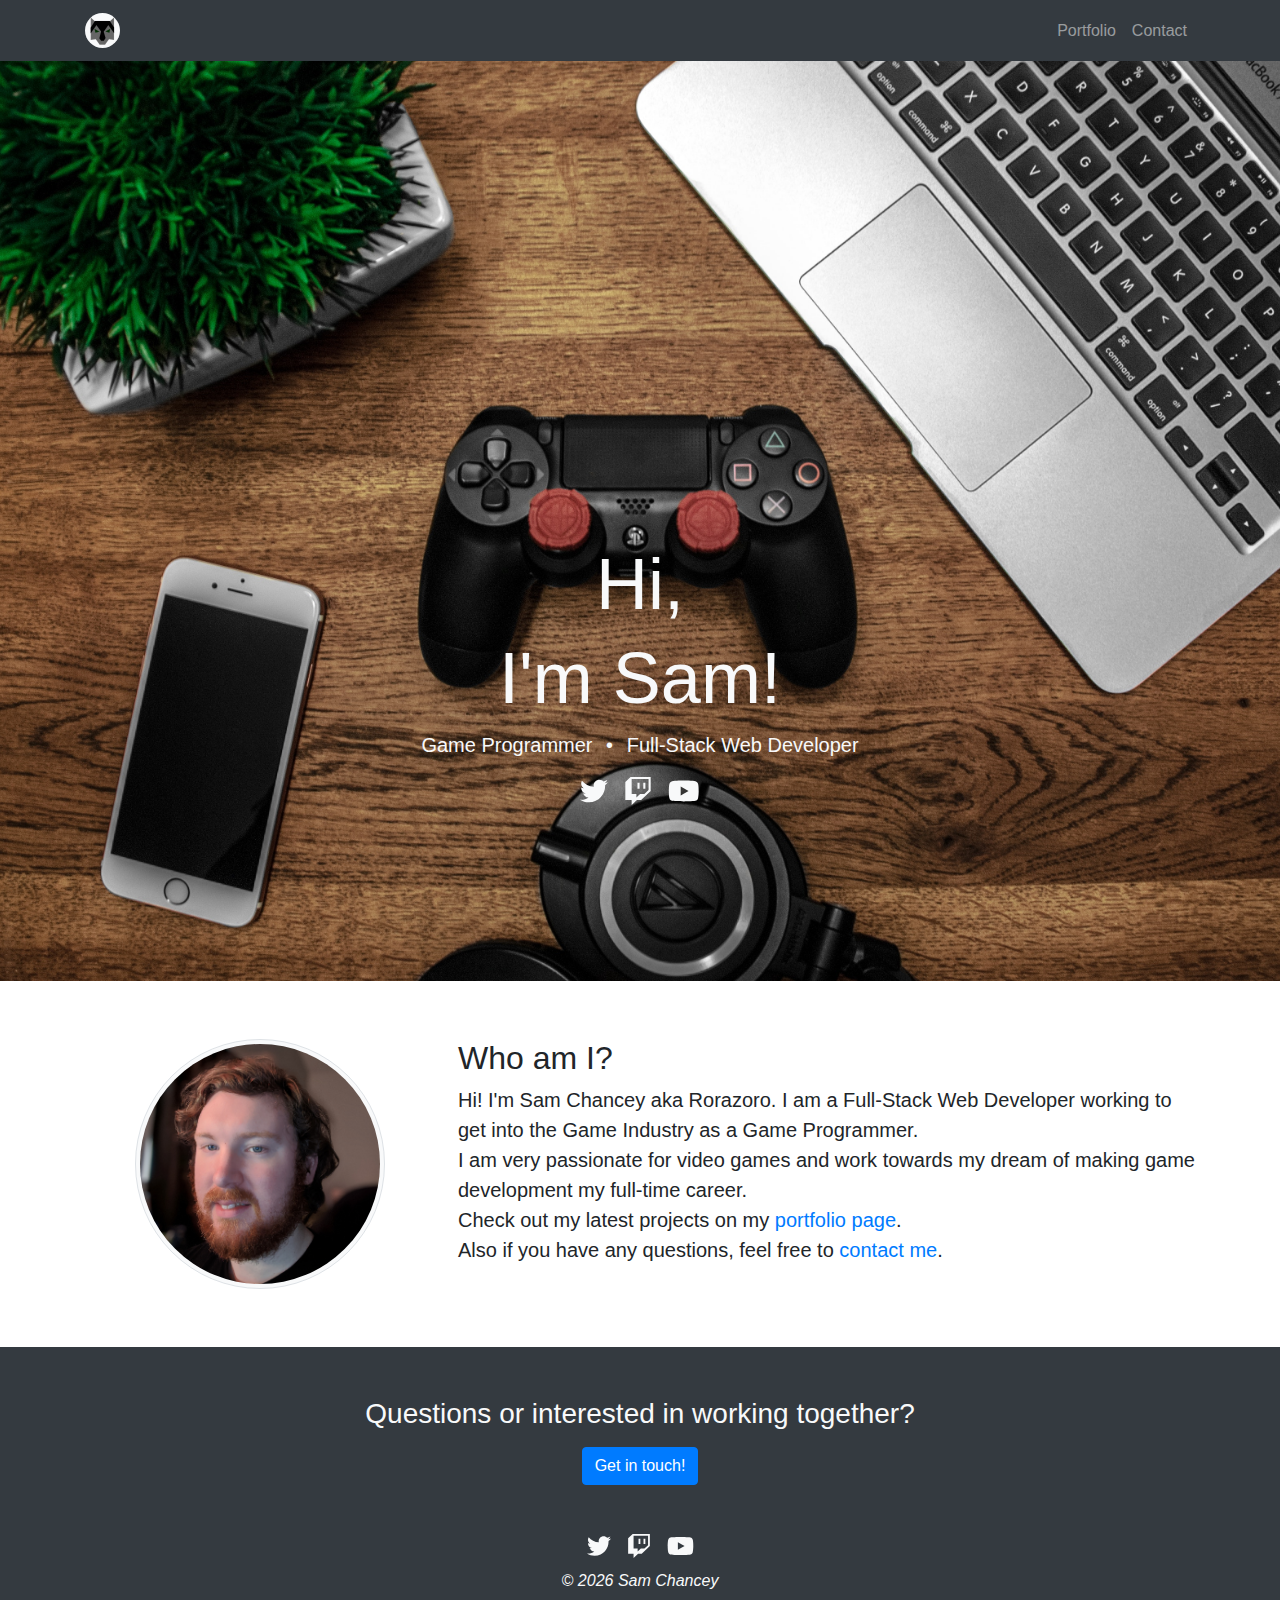
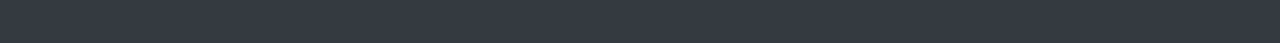
<file: index.html>
<!DOCTYPE html><html><head><meta charSet="utf-8"/><meta http-equiv="x-ua-compatible" content="ie=edge"/><meta name="viewport" content="width=device-width, initial-scale=1, shrink-to-fit=no"/><style data-href="/styles.f407be1328d0058d1082.css">/*!
 * Bootstrap v4.5.3 (https://getbootstrap.com/)
 * Copyright 2011-2020 The Bootstrap Authors
 * Copyright 2011-2020 Twitter, Inc.
 * Licensed under MIT (https://github.com/twbs/bootstrap/blob/main/LICENSE)
 */html{-webkit-tap-highlight-color:transparent}.row-cols-3>*{flex:0 0 33.333333%;max-width:33.333333%}.row-cols-6>*{flex:0 0 16.666667%;max-width:16.666667%}.col-1{flex:0 0 8.333333%;max-width:8.333333%}.col-2{flex:0 0 16.666667%;max-width:16.666667%}.col-4{flex:0 0 33.333333%;max-width:33.333333%}.col-5{flex:0 0 41.666667%;max-width:41.666667%}.col-7{flex:0 0 58.333333%;max-width:58.333333%}.col-8{flex:0 0 66.666667%;max-width:66.666667%}.col-10{flex:0 0 83.333333%;max-width:83.333333%}.col-11{flex:0 0 91.666667%;max-width:91.666667%}.offset-1{margin-left:8.333333%}.offset-2{margin-left:16.666667%}.offset-4{margin-left:33.333333%}.offset-5{margin-left:41.666667%}.offset-7{margin-left:58.333333%}.offset-8{margin-left:66.666667%}.offset-10{margin-left:83.333333%}.offset-11{margin-left:91.666667%}@media (min-width:576px){.col-sm{flex-basis:0;flex-grow:1;max-width:100%}.row-cols-sm-1>*{flex:0 0 100%;max-width:100%}.row-cols-sm-2>*{flex:0 0 50%;max-width:50%}.row-cols-sm-3>*{flex:0 0 33.333333%;max-width:33.333333%}.row-cols-sm-4>*{flex:0 0 25%;max-width:25%}.row-cols-sm-5>*{flex:0 0 20%;max-width:20%}.row-cols-sm-6>*{flex:0 0 16.666667%;max-width:16.666667%}.col-sm-auto{flex:0 0 auto;width:auto;max-width:100%}.col-sm-1{flex:0 0 8.333333%;max-width:8.333333%}.col-sm-2{flex:0 0 16.666667%;max-width:16.666667%}.col-sm-3{flex:0 0 25%;max-width:25%}.col-sm-4{flex:0 0 33.333333%;max-width:33.333333%}.col-sm-5{flex:0 0 41.666667%;max-width:41.666667%}.col-sm-6{flex:0 0 50%;max-width:50%}.col-sm-7{flex:0 0 58.333333%;max-width:58.333333%}.col-sm-8{flex:0 0 66.666667%;max-width:66.666667%}.col-sm-9{flex:0 0 75%;max-width:75%}.col-sm-10{flex:0 0 83.333333%;max-width:83.333333%}.col-sm-11{flex:0 0 91.666667%;max-width:91.666667%}.col-sm-12{flex:0 0 100%;max-width:100%}.order-sm-first{order:-1}.order-sm-last{order:13}.order-sm-0{order:0}.order-sm-1{order:1}.order-sm-2{order:2}.order-sm-3{order:3}.order-sm-4{order:4}.order-sm-5{order:5}.order-sm-6{order:6}.order-sm-7{order:7}.order-sm-8{order:8}.order-sm-9{order:9}.order-sm-10{order:10}.order-sm-11{order:11}.order-sm-12{order:12}.offset-sm-0{margin-left:0}.offset-sm-1{margin-left:8.333333%}.offset-sm-2{margin-left:16.666667%}.offset-sm-3{margin-left:25%}.offset-sm-4{margin-left:33.333333%}.offset-sm-5{margin-left:41.666667%}.offset-sm-6{margin-left:50%}.offset-sm-7{margin-left:58.333333%}.offset-sm-8{margin-left:66.666667%}.offset-sm-9{margin-left:75%}.offset-sm-10{margin-left:83.333333%}.offset-sm-11{margin-left:91.666667%}}@media (min-width:768px){.col-md{flex-basis:0;flex-grow:1;max-width:100%}.row-cols-md-1>*{flex:0 0 100%;max-width:100%}.row-cols-md-2>*{flex:0 0 50%;max-width:50%}.row-cols-md-3>*{flex:0 0 33.333333%;max-width:33.333333%}.row-cols-md-4>*{flex:0 0 25%;max-width:25%}.row-cols-md-5>*{flex:0 0 20%;max-width:20%}.row-cols-md-6>*{flex:0 0 16.666667%;max-width:16.666667%}.col-md-auto{flex:0 0 auto;width:auto;max-width:100%}.col-md-1{flex:0 0 8.333333%;max-width:8.333333%}.col-md-2{flex:0 0 16.666667%;max-width:16.666667%}.col-md-3{flex:0 0 25%;max-width:25%}.col-md-4{flex:0 0 33.333333%;max-width:33.333333%}.col-md-5{flex:0 0 41.666667%;max-width:41.666667%}.col-md-6{flex:0 0 50%;max-width:50%}.col-md-7{flex:0 0 58.333333%;max-width:58.333333%}.col-md-8{flex:0 0 66.666667%;max-width:66.666667%}.col-md-9{flex:0 0 75%;max-width:75%}.col-md-10{flex:0 0 83.333333%;max-width:83.333333%}.col-md-11{flex:0 0 91.666667%;max-width:91.666667%}.col-md-12{flex:0 0 100%;max-width:100%}.order-md-first{order:-1}.order-md-last{order:13}.order-md-0{order:0}.order-md-1{order:1}.order-md-2{order:2}.order-md-3{order:3}.order-md-4{order:4}.order-md-5{order:5}.order-md-6{order:6}.order-md-7{order:7}.order-md-8{order:8}.order-md-9{order:9}.order-md-10{order:10}.order-md-11{order:11}.order-md-12{order:12}.offset-md-0{margin-left:0}.offset-md-1{margin-left:8.333333%}.offset-md-2{margin-left:16.666667%}.offset-md-3{margin-left:25%}.offset-md-4{margin-left:33.333333%}.offset-md-5{margin-left:41.666667%}.offset-md-6{margin-left:50%}.offset-md-7{margin-left:58.333333%}.offset-md-8{margin-left:66.666667%}.offset-md-9{margin-left:75%}.offset-md-10{margin-left:83.333333%}.offset-md-11{margin-left:91.666667%}}@media (min-width:992px){.col-lg{flex-basis:0;flex-grow:1;max-width:100%}.row-cols-lg-1>*{flex:0 0 100%;max-width:100%}.row-cols-lg-2>*{flex:0 0 50%;max-width:50%}.row-cols-lg-3>*{flex:0 0 33.333333%;max-width:33.333333%}.row-cols-lg-4>*{flex:0 0 25%;max-width:25%}.row-cols-lg-5>*{flex:0 0 20%;max-width:20%}.row-cols-lg-6>*{flex:0 0 16.666667%;max-width:16.666667%}.col-lg-auto{flex:0 0 auto;width:auto;max-width:100%}.col-lg-1{flex:0 0 8.333333%;max-width:8.333333%}.col-lg-2{flex:0 0 16.666667%;max-width:16.666667%}.col-lg-3{flex:0 0 25%;max-width:25%}.col-lg-4{flex:0 0 33.333333%;max-width:33.333333%}.col-lg-5{flex:0 0 41.666667%;max-width:41.666667%}.col-lg-6{flex:0 0 50%;max-width:50%}.col-lg-7{flex:0 0 58.333333%;max-width:58.333333%}.col-lg-8{flex:0 0 66.666667%;max-width:66.666667%}.col-lg-9{flex:0 0 75%;max-width:75%}.col-lg-10{flex:0 0 83.333333%;max-width:83.333333%}.col-lg-11{flex:0 0 91.666667%;max-width:91.666667%}.col-lg-12{flex:0 0 100%;max-width:100%}.order-lg-first{order:-1}.order-lg-last{order:13}.order-lg-0{order:0}.order-lg-1{order:1}.order-lg-2{order:2}.order-lg-3{order:3}.order-lg-4{order:4}.order-lg-5{order:5}.order-lg-6{order:6}.order-lg-7{order:7}.order-lg-8{order:8}.order-lg-9{order:9}.order-lg-10{order:10}.order-lg-11{order:11}.order-lg-12{order:12}.offset-lg-0{margin-left:0}.offset-lg-1{margin-left:8.333333%}.offset-lg-2{margin-left:16.666667%}.offset-lg-3{margin-left:25%}.offset-lg-4{margin-left:33.333333%}.offset-lg-5{margin-left:41.666667%}.offset-lg-6{margin-left:50%}.offset-lg-7{margin-left:58.333333%}.offset-lg-8{margin-left:66.666667%}.offset-lg-9{margin-left:75%}.offset-lg-10{margin-left:83.333333%}.offset-lg-11{margin-left:91.666667%}}@media (min-width:1200px){.col-xl{flex-basis:0;flex-grow:1;max-width:100%}.row-cols-xl-1>*{flex:0 0 100%;max-width:100%}.row-cols-xl-2>*{flex:0 0 50%;max-width:50%}.row-cols-xl-3>*{flex:0 0 33.333333%;max-width:33.333333%}.row-cols-xl-4>*{flex:0 0 25%;max-width:25%}.row-cols-xl-5>*{flex:0 0 20%;max-width:20%}.row-cols-xl-6>*{flex:0 0 16.666667%;max-width:16.666667%}.col-xl-auto{flex:0 0 auto;width:auto;max-width:100%}.col-xl-1{flex:0 0 8.333333%;max-width:8.333333%}.col-xl-2{flex:0 0 16.666667%;max-width:16.666667%}.col-xl-3{flex:0 0 25%;max-width:25%}.col-xl-4{flex:0 0 33.333333%;max-width:33.333333%}.col-xl-5{flex:0 0 41.666667%;max-width:41.666667%}.col-xl-6{flex:0 0 50%;max-width:50%}.col-xl-7{flex:0 0 58.333333%;max-width:58.333333%}.col-xl-8{flex:0 0 66.666667%;max-width:66.666667%}.col-xl-9{flex:0 0 75%;max-width:75%}.col-xl-10{flex:0 0 83.333333%;max-width:83.333333%}.col-xl-11{flex:0 0 91.666667%;max-width:91.666667%}.col-xl-12{flex:0 0 100%;max-width:100%}.order-xl-first{order:-1}.order-xl-last{order:13}.order-xl-0{order:0}.order-xl-1{order:1}.order-xl-2{order:2}.order-xl-3{order:3}.order-xl-4{order:4}.order-xl-5{order:5}.order-xl-6{order:6}.order-xl-7{order:7}.order-xl-8{order:8}.order-xl-9{order:9}.order-xl-10{order:10}.order-xl-11{order:11}.order-xl-12{order:12}.offset-xl-0{margin-left:0}.offset-xl-1{margin-left:8.333333%}.offset-xl-2{margin-left:16.666667%}.offset-xl-3{margin-left:25%}.offset-xl-4{margin-left:33.333333%}.offset-xl-5{margin-left:41.666667%}.offset-xl-6{margin-left:50%}.offset-xl-7{margin-left:58.333333%}.offset-xl-8{margin-left:66.666667%}.offset-xl-9{margin-left:75%}.offset-xl-10{margin-left:83.333333%}.offset-xl-11{margin-left:91.666667%}}.custom-range:focus{outline:0}.navbar-light .navbar-toggler-icon{background-image:url("data:image/svg+xml;charset=utf-8,%3Csvg xmlns='http://www.w3.org/2000/svg' width='30' height='30' viewBox='0 0 30 30'%3E%3Cpath stroke='rgba(0, 0, 0, 0.5)' stroke-linecap='round' stroke-miterlimit='10' stroke-width='2' d='M4 7h22M4 15h22M4 23h22'/%3E%3C/svg%3E")}.navbar-dark .navbar-toggler-icon{background-image:url("data:image/svg+xml;charset=utf-8,%3Csvg xmlns='http://www.w3.org/2000/svg' width='30' height='30' viewBox='0 0 30 30'%3E%3Cpath stroke='rgba(255, 255, 255, 0.5)' stroke-linecap='round' stroke-miterlimit='10' stroke-width='2' d='M4 7h22M4 15h22M4 23h22'/%3E%3C/svg%3E")}.embed-responsive-21by9:before{padding-top:42.857143%}
/*!
 * Bootstrap v4.5.3 (https://getbootstrap.com/)
 * Copyright 2011-2020 The Bootstrap Authors
 * Copyright 2011-2020 Twitter, Inc.
 * Licensed under MIT (https://github.com/twbs/bootstrap/blob/main/LICENSE)
 */:root{--blue:#007bff;--indigo:#6610f2;--purple:#6f42c1;--pink:#e83e8c;--red:#dc3545;--orange:#fd7e14;--yellow:#ffc107;--green:#28a745;--teal:#20c997;--cyan:#17a2b8;--white:#fff;--gray:#6c757d;--gray-dark:#343a40;--primary:#007bff;--secondary:#6c757d;--success:#28a745;--info:#17a2b8;--warning:#ffc107;--danger:#dc3545;--light:#f8f9fa;--dark:#343a40;--breakpoint-xs:0;--breakpoint-sm:576px;--breakpoint-md:768px;--breakpoint-lg:992px;--breakpoint-xl:1200px;--font-family-sans-serif:-apple-system,BlinkMacSystemFont,"Segoe UI",Roboto,"Helvetica Neue",Arial,"Noto Sans",sans-serif,"Apple Color Emoji","Segoe UI Emoji","Segoe UI Symbol","Noto Color Emoji";--font-family-monospace:SFMono-Regular,Menlo,Monaco,Consolas,"Liberation Mono","Courier New",monospace}*,:after,:before{box-sizing:border-box}html{font-family:sans-serif;line-height:1.15;-webkit-text-size-adjust:100%;-webkit-tap-highlight-color:rgba(0,0,0,0)}article,aside,figcaption,figure,footer,header,hgroup,main,nav,section{display:block}body{margin:0;font-family:-apple-system,BlinkMacSystemFont,Segoe UI,Roboto,Helvetica Neue,Arial,Noto Sans,sans-serif,Apple Color Emoji,Segoe UI Emoji,Segoe UI Symbol,Noto Color Emoji;font-size:1rem;font-weight:400;line-height:1.5;color:#212529;text-align:left;background-color:#fff}[tabindex="-1"]:focus:not(:focus-visible){outline:0!important}hr{box-sizing:content-box;height:0;overflow:visible}h1,h2,h3,h4,h5,h6{margin-top:0;margin-bottom:.5rem}p{margin-top:0;margin-bottom:1rem}abbr[data-original-title],abbr[title]{text-decoration:underline;-webkit-text-decoration:underline dotted;text-decoration:underline dotted;cursor:help;border-bottom:0;-webkit-text-decoration-skip-ink:none;text-decoration-skip-ink:none}address{font-style:normal;line-height:inherit}address,dl,ol,ul{margin-bottom:1rem}dl,ol,ul{margin-top:0}ol ol,ol ul,ul ol,ul ul{margin-bottom:0}dt{font-weight:700}dd{margin-bottom:.5rem;margin-left:0}blockquote{margin:0 0 1rem}b,strong{font-weight:bolder}small{font-size:80%}sub,sup{position:relative;font-size:75%;line-height:0;vertical-align:baseline}sub{bottom:-.25em}sup{top:-.5em}a{color:#007bff;text-decoration:none;background-color:transparent}a:hover{color:#0056b3;text-decoration:underline}a:not([href]):not([class]),a:not([href]):not([class]):hover{color:inherit;text-decoration:none}code,kbd,pre,samp{font-family:SFMono-Regular,Menlo,Monaco,Consolas,Liberation Mono,Courier New,monospace;font-size:1em}pre{margin-top:0;margin-bottom:1rem;overflow:auto;-ms-overflow-style:scrollbar}figure{margin:0 0 1rem}img{border-style:none}img,svg{vertical-align:middle}svg{overflow:hidden}table{border-collapse:collapse}caption{padding-top:.75rem;padding-bottom:.75rem;color:#6c757d;text-align:left;caption-side:bottom}th{text-align:inherit;text-align:-webkit-match-parent}label{display:inline-block;margin-bottom:.5rem}button{border-radius:0}button:focus{outline:1px dotted;outline:5px auto -webkit-focus-ring-color}button,input,optgroup,select,textarea{margin:0;font-family:inherit;font-size:inherit;line-height:inherit}button,input{overflow:visible}button,select{text-transform:none}[role=button]{cursor:pointer}select{word-wrap:normal}[type=button],[type=reset],[type=submit],button{-webkit-appearance:button}[type=button]:not(:disabled),[type=reset]:not(:disabled),[type=submit]:not(:disabled),button:not(:disabled){cursor:pointer}[type=button]::-moz-focus-inner,[type=reset]::-moz-focus-inner,[type=submit]::-moz-focus-inner,button::-moz-focus-inner{padding:0;border-style:none}input[type=checkbox],input[type=radio]{box-sizing:border-box;padding:0}textarea{overflow:auto;resize:vertical}fieldset{min-width:0;padding:0;margin:0;border:0}legend{display:block;width:100%;max-width:100%;padding:0;margin-bottom:.5rem;font-size:1.5rem;line-height:inherit;color:inherit;white-space:normal}progress{vertical-align:baseline}[type=number]::-webkit-inner-spin-button,[type=number]::-webkit-outer-spin-button{height:auto}[type=search]{outline-offset:-2px;-webkit-appearance:none}[type=search]::-webkit-search-decoration{-webkit-appearance:none}::-webkit-file-upload-button{font:inherit;-webkit-appearance:button}output{display:inline-block}summary{display:list-item;cursor:pointer}template{display:none}[hidden]{display:none!important}.h1,.h2,.h3,.h4,.h5,.h6,h1,h2,h3,h4,h5,h6{margin-bottom:.5rem;font-weight:500;line-height:1.2}.h1,h1{font-size:2.5rem}.h2,h2{font-size:2rem}.h3,h3{font-size:1.75rem}.h4,h4{font-size:1.5rem}.h5,h5{font-size:1.25rem}.h6,h6{font-size:1rem}.lead{font-size:1.25rem;font-weight:300}.display-1{font-size:6rem}.display-1,.display-2{font-weight:300;line-height:1.2}.display-2{font-size:5.5rem}.display-3{font-size:4.5rem}.display-3,.display-4{font-weight:300;line-height:1.2}.display-4{font-size:3.5rem}hr{margin-top:1rem;margin-bottom:1rem;border:0;border-top:1px solid rgba(0,0,0,.1)}.small,small{font-size:80%;font-weight:400}.mark,mark{padding:.2em;background-color:#fcf8e3}.list-inline,.list-unstyled{padding-left:0;list-style:none}.list-inline-item{display:inline-block}.list-inline-item:not(:last-child){margin-right:.5rem}.initialism{font-size:90%;text-transform:uppercase}.blockquote{margin-bottom:1rem;font-size:1.25rem}.blockquote-footer{display:block;font-size:80%;color:#6c757d}.blockquote-footer:before{content:"\2014\A0"}.img-fluid,.img-thumbnail{max-width:100%;height:auto}.img-thumbnail{padding:.25rem;background-color:#fff;border:1px solid #dee2e6;border-radius:.25rem}.figure{display:inline-block}.figure-img{margin-bottom:.5rem;line-height:1}.figure-caption{font-size:90%;color:#6c757d}code{font-size:87.5%;color:#e83e8c;word-wrap:break-word}a>code{color:inherit}kbd{padding:.2rem .4rem;font-size:87.5%;color:#fff;background-color:#212529;border-radius:.2rem}kbd kbd{padding:0;font-size:100%;font-weight:700}pre{display:block;font-size:87.5%;color:#212529}pre code{font-size:inherit;color:inherit;word-break:normal}.pre-scrollable{max-height:340px;overflow-y:scroll}.container,.container-fluid,.container-lg,.container-md,.container-sm,.container-xl{width:100%;padding-right:15px;padding-left:15px;margin-right:auto;margin-left:auto}@media (min-width:576px){.container,.container-sm{max-width:540px}}@media (min-width:768px){.container,.container-md,.container-sm{max-width:720px}}@media (min-width:992px){.container,.container-lg,.container-md,.container-sm{max-width:960px}}@media (min-width:1200px){.container,.container-lg,.container-md,.container-sm,.container-xl{max-width:1140px}}.row{display:flex;flex-wrap:wrap;margin-right:-15px;margin-left:-15px}.no-gutters{margin-right:0;margin-left:0}.no-gutters>.col,.no-gutters>[class*=col-]{padding-right:0;padding-left:0}.col,.col-1,.col-2,.col-3,.col-4,.col-5,.col-6,.col-7,.col-8,.col-9,.col-10,.col-11,.col-12,.col-auto,.col-lg,.col-lg-1,.col-lg-2,.col-lg-3,.col-lg-4,.col-lg-5,.col-lg-6,.col-lg-7,.col-lg-8,.col-lg-9,.col-lg-10,.col-lg-11,.col-lg-12,.col-lg-auto,.col-md,.col-md-1,.col-md-2,.col-md-3,.col-md-4,.col-md-5,.col-md-6,.col-md-7,.col-md-8,.col-md-9,.col-md-10,.col-md-11,.col-md-12,.col-md-auto,.col-sm,.col-sm-1,.col-sm-2,.col-sm-3,.col-sm-4,.col-sm-5,.col-sm-6,.col-sm-7,.col-sm-8,.col-sm-9,.col-sm-10,.col-sm-11,.col-sm-12,.col-sm-auto,.col-xl,.col-xl-1,.col-xl-2,.col-xl-3,.col-xl-4,.col-xl-5,.col-xl-6,.col-xl-7,.col-xl-8,.col-xl-9,.col-xl-10,.col-xl-11,.col-xl-12,.col-xl-auto{position:relative;width:100%;padding-right:15px;padding-left:15px}.col{flex-basis:0;flex-grow:1;max-width:100%}.row-cols-1>*{flex:0 0 100%;max-width:100%}.row-cols-2>*{flex:0 0 50%;max-width:50%}.row-cols-3>*{flex:0 0 33.33333%;max-width:33.33333%}.row-cols-4>*{flex:0 0 25%;max-width:25%}.row-cols-5>*{flex:0 0 20%;max-width:20%}.row-cols-6>*{flex:0 0 16.66667%;max-width:16.66667%}.col-auto{flex:0 0 auto;width:auto;max-width:100%}.col-1{flex:0 0 8.33333%;max-width:8.33333%}.col-2{flex:0 0 16.66667%;max-width:16.66667%}.col-3{flex:0 0 25%;max-width:25%}.col-4{flex:0 0 33.33333%;max-width:33.33333%}.col-5{flex:0 0 41.66667%;max-width:41.66667%}.col-6{flex:0 0 50%;max-width:50%}.col-7{flex:0 0 58.33333%;max-width:58.33333%}.col-8{flex:0 0 66.66667%;max-width:66.66667%}.col-9{flex:0 0 75%;max-width:75%}.col-10{flex:0 0 83.33333%;max-width:83.33333%}.col-11{flex:0 0 91.66667%;max-width:91.66667%}.col-12{flex:0 0 100%;max-width:100%}.order-first{order:-1}.order-last{order:13}.order-0{order:0}.order-1{order:1}.order-2{order:2}.order-3{order:3}.order-4{order:4}.order-5{order:5}.order-6{order:6}.order-7{order:7}.order-8{order:8}.order-9{order:9}.order-10{order:10}.order-11{order:11}.order-12{order:12}.offset-1{margin-left:8.33333%}.offset-2{margin-left:16.66667%}.offset-3{margin-left:25%}.offset-4{margin-left:33.33333%}.offset-5{margin-left:41.66667%}.offset-6{margin-left:50%}.offset-7{margin-left:58.33333%}.offset-8{margin-left:66.66667%}.offset-9{margin-left:75%}.offset-10{margin-left:83.33333%}.offset-11{margin-left:91.66667%}@media (min-width:576px){.col-sm{flex-basis:0;flex-grow:1;max-width:100%}.row-cols-sm-1>*{flex:0 0 100%;max-width:100%}.row-cols-sm-2>*{flex:0 0 50%;max-width:50%}.row-cols-sm-3>*{flex:0 0 33.33333%;max-width:33.33333%}.row-cols-sm-4>*{flex:0 0 25%;max-width:25%}.row-cols-sm-5>*{flex:0 0 20%;max-width:20%}.row-cols-sm-6>*{flex:0 0 16.66667%;max-width:16.66667%}.col-sm-auto{flex:0 0 auto;width:auto;max-width:100%}.col-sm-1{flex:0 0 8.33333%;max-width:8.33333%}.col-sm-2{flex:0 0 16.66667%;max-width:16.66667%}.col-sm-3{flex:0 0 25%;max-width:25%}.col-sm-4{flex:0 0 33.33333%;max-width:33.33333%}.col-sm-5{flex:0 0 41.66667%;max-width:41.66667%}.col-sm-6{flex:0 0 50%;max-width:50%}.col-sm-7{flex:0 0 58.33333%;max-width:58.33333%}.col-sm-8{flex:0 0 66.66667%;max-width:66.66667%}.col-sm-9{flex:0 0 75%;max-width:75%}.col-sm-10{flex:0 0 83.33333%;max-width:83.33333%}.col-sm-11{flex:0 0 91.66667%;max-width:91.66667%}.col-sm-12{flex:0 0 100%;max-width:100%}.order-sm-first{order:-1}.order-sm-last{order:13}.order-sm-0{order:0}.order-sm-1{order:1}.order-sm-2{order:2}.order-sm-3{order:3}.order-sm-4{order:4}.order-sm-5{order:5}.order-sm-6{order:6}.order-sm-7{order:7}.order-sm-8{order:8}.order-sm-9{order:9}.order-sm-10{order:10}.order-sm-11{order:11}.order-sm-12{order:12}.offset-sm-0{margin-left:0}.offset-sm-1{margin-left:8.33333%}.offset-sm-2{margin-left:16.66667%}.offset-sm-3{margin-left:25%}.offset-sm-4{margin-left:33.33333%}.offset-sm-5{margin-left:41.66667%}.offset-sm-6{margin-left:50%}.offset-sm-7{margin-left:58.33333%}.offset-sm-8{margin-left:66.66667%}.offset-sm-9{margin-left:75%}.offset-sm-10{margin-left:83.33333%}.offset-sm-11{margin-left:91.66667%}}@media (min-width:768px){.col-md{flex-basis:0;flex-grow:1;max-width:100%}.row-cols-md-1>*{flex:0 0 100%;max-width:100%}.row-cols-md-2>*{flex:0 0 50%;max-width:50%}.row-cols-md-3>*{flex:0 0 33.33333%;max-width:33.33333%}.row-cols-md-4>*{flex:0 0 25%;max-width:25%}.row-cols-md-5>*{flex:0 0 20%;max-width:20%}.row-cols-md-6>*{flex:0 0 16.66667%;max-width:16.66667%}.col-md-auto{flex:0 0 auto;width:auto;max-width:100%}.col-md-1{flex:0 0 8.33333%;max-width:8.33333%}.col-md-2{flex:0 0 16.66667%;max-width:16.66667%}.col-md-3{flex:0 0 25%;max-width:25%}.col-md-4{flex:0 0 33.33333%;max-width:33.33333%}.col-md-5{flex:0 0 41.66667%;max-width:41.66667%}.col-md-6{flex:0 0 50%;max-width:50%}.col-md-7{flex:0 0 58.33333%;max-width:58.33333%}.col-md-8{flex:0 0 66.66667%;max-width:66.66667%}.col-md-9{flex:0 0 75%;max-width:75%}.col-md-10{flex:0 0 83.33333%;max-width:83.33333%}.col-md-11{flex:0 0 91.66667%;max-width:91.66667%}.col-md-12{flex:0 0 100%;max-width:100%}.order-md-first{order:-1}.order-md-last{order:13}.order-md-0{order:0}.order-md-1{order:1}.order-md-2{order:2}.order-md-3{order:3}.order-md-4{order:4}.order-md-5{order:5}.order-md-6{order:6}.order-md-7{order:7}.order-md-8{order:8}.order-md-9{order:9}.order-md-10{order:10}.order-md-11{order:11}.order-md-12{order:12}.offset-md-0{margin-left:0}.offset-md-1{margin-left:8.33333%}.offset-md-2{margin-left:16.66667%}.offset-md-3{margin-left:25%}.offset-md-4{margin-left:33.33333%}.offset-md-5{margin-left:41.66667%}.offset-md-6{margin-left:50%}.offset-md-7{margin-left:58.33333%}.offset-md-8{margin-left:66.66667%}.offset-md-9{margin-left:75%}.offset-md-10{margin-left:83.33333%}.offset-md-11{margin-left:91.66667%}}@media (min-width:992px){.col-lg{flex-basis:0;flex-grow:1;max-width:100%}.row-cols-lg-1>*{flex:0 0 100%;max-width:100%}.row-cols-lg-2>*{flex:0 0 50%;max-width:50%}.row-cols-lg-3>*{flex:0 0 33.33333%;max-width:33.33333%}.row-cols-lg-4>*{flex:0 0 25%;max-width:25%}.row-cols-lg-5>*{flex:0 0 20%;max-width:20%}.row-cols-lg-6>*{flex:0 0 16.66667%;max-width:16.66667%}.col-lg-auto{flex:0 0 auto;width:auto;max-width:100%}.col-lg-1{flex:0 0 8.33333%;max-width:8.33333%}.col-lg-2{flex:0 0 16.66667%;max-width:16.66667%}.col-lg-3{flex:0 0 25%;max-width:25%}.col-lg-4{flex:0 0 33.33333%;max-width:33.33333%}.col-lg-5{flex:0 0 41.66667%;max-width:41.66667%}.col-lg-6{flex:0 0 50%;max-width:50%}.col-lg-7{flex:0 0 58.33333%;max-width:58.33333%}.col-lg-8{flex:0 0 66.66667%;max-width:66.66667%}.col-lg-9{flex:0 0 75%;max-width:75%}.col-lg-10{flex:0 0 83.33333%;max-width:83.33333%}.col-lg-11{flex:0 0 91.66667%;max-width:91.66667%}.col-lg-12{flex:0 0 100%;max-width:100%}.order-lg-first{order:-1}.order-lg-last{order:13}.order-lg-0{order:0}.order-lg-1{order:1}.order-lg-2{order:2}.order-lg-3{order:3}.order-lg-4{order:4}.order-lg-5{order:5}.order-lg-6{order:6}.order-lg-7{order:7}.order-lg-8{order:8}.order-lg-9{order:9}.order-lg-10{order:10}.order-lg-11{order:11}.order-lg-12{order:12}.offset-lg-0{margin-left:0}.offset-lg-1{margin-left:8.33333%}.offset-lg-2{margin-left:16.66667%}.offset-lg-3{margin-left:25%}.offset-lg-4{margin-left:33.33333%}.offset-lg-5{margin-left:41.66667%}.offset-lg-6{margin-left:50%}.offset-lg-7{margin-left:58.33333%}.offset-lg-8{margin-left:66.66667%}.offset-lg-9{margin-left:75%}.offset-lg-10{margin-left:83.33333%}.offset-lg-11{margin-left:91.66667%}}@media (min-width:1200px){.col-xl{flex-basis:0;flex-grow:1;max-width:100%}.row-cols-xl-1>*{flex:0 0 100%;max-width:100%}.row-cols-xl-2>*{flex:0 0 50%;max-width:50%}.row-cols-xl-3>*{flex:0 0 33.33333%;max-width:33.33333%}.row-cols-xl-4>*{flex:0 0 25%;max-width:25%}.row-cols-xl-5>*{flex:0 0 20%;max-width:20%}.row-cols-xl-6>*{flex:0 0 16.66667%;max-width:16.66667%}.col-xl-auto{flex:0 0 auto;width:auto;max-width:100%}.col-xl-1{flex:0 0 8.33333%;max-width:8.33333%}.col-xl-2{flex:0 0 16.66667%;max-width:16.66667%}.col-xl-3{flex:0 0 25%;max-width:25%}.col-xl-4{flex:0 0 33.33333%;max-width:33.33333%}.col-xl-5{flex:0 0 41.66667%;max-width:41.66667%}.col-xl-6{flex:0 0 50%;max-width:50%}.col-xl-7{flex:0 0 58.33333%;max-width:58.33333%}.col-xl-8{flex:0 0 66.66667%;max-width:66.66667%}.col-xl-9{flex:0 0 75%;max-width:75%}.col-xl-10{flex:0 0 83.33333%;max-width:83.33333%}.col-xl-11{flex:0 0 91.66667%;max-width:91.66667%}.col-xl-12{flex:0 0 100%;max-width:100%}.order-xl-first{order:-1}.order-xl-last{order:13}.order-xl-0{order:0}.order-xl-1{order:1}.order-xl-2{order:2}.order-xl-3{order:3}.order-xl-4{order:4}.order-xl-5{order:5}.order-xl-6{order:6}.order-xl-7{order:7}.order-xl-8{order:8}.order-xl-9{order:9}.order-xl-10{order:10}.order-xl-11{order:11}.order-xl-12{order:12}.offset-xl-0{margin-left:0}.offset-xl-1{margin-left:8.33333%}.offset-xl-2{margin-left:16.66667%}.offset-xl-3{margin-left:25%}.offset-xl-4{margin-left:33.33333%}.offset-xl-5{margin-left:41.66667%}.offset-xl-6{margin-left:50%}.offset-xl-7{margin-left:58.33333%}.offset-xl-8{margin-left:66.66667%}.offset-xl-9{margin-left:75%}.offset-xl-10{margin-left:83.33333%}.offset-xl-11{margin-left:91.66667%}}.table{width:100%;margin-bottom:1rem;color:#212529}.table td,.table th{padding:.75rem;vertical-align:top;border-top:1px solid #dee2e6}.table thead th{vertical-align:bottom;border-bottom:2px solid #dee2e6}.table tbody+tbody{border-top:2px solid #dee2e6}.table-sm td,.table-sm th{padding:.3rem}.table-bordered,.table-bordered td,.table-bordered th{border:1px solid #dee2e6}.table-bordered thead td,.table-bordered thead th{border-bottom-width:2px}.table-borderless tbody+tbody,.table-borderless td,.table-borderless th,.table-borderless thead th{border:0}.table-striped tbody tr:nth-of-type(odd){background-color:rgba(0,0,0,.05)}.table-hover tbody tr:hover{color:#212529;background-color:rgba(0,0,0,.075)}.table-primary,.table-primary>td,.table-primary>th{background-color:#b8daff}.table-primary tbody+tbody,.table-primary td,.table-primary th,.table-primary thead th{border-color:#7abaff}.table-hover .table-primary:hover,.table-hover .table-primary:hover>td,.table-hover .table-primary:hover>th{background-color:#9fcdff}.table-secondary,.table-secondary>td,.table-secondary>th{background-color:#d6d8db}.table-secondary tbody+tbody,.table-secondary td,.table-secondary th,.table-secondary thead th{border-color:#b3b7bb}.table-hover .table-secondary:hover,.table-hover .table-secondary:hover>td,.table-hover .table-secondary:hover>th{background-color:#c8cbcf}.table-success,.table-success>td,.table-success>th{background-color:#c3e6cb}.table-success tbody+tbody,.table-success td,.table-success th,.table-success thead th{border-color:#8fd19e}.table-hover .table-success:hover,.table-hover .table-success:hover>td,.table-hover .table-success:hover>th{background-color:#b1dfbb}.table-info,.table-info>td,.table-info>th{background-color:#bee5eb}.table-info tbody+tbody,.table-info td,.table-info th,.table-info thead th{border-color:#86cfda}.table-hover .table-info:hover,.table-hover .table-info:hover>td,.table-hover .table-info:hover>th{background-color:#abdde5}.table-warning,.table-warning>td,.table-warning>th{background-color:#ffeeba}.table-warning tbody+tbody,.table-warning td,.table-warning th,.table-warning thead th{border-color:#ffdf7e}.table-hover .table-warning:hover,.table-hover .table-warning:hover>td,.table-hover .table-warning:hover>th{background-color:#ffe8a1}.table-danger,.table-danger>td,.table-danger>th{background-color:#f5c6cb}.table-danger tbody+tbody,.table-danger td,.table-danger th,.table-danger thead th{border-color:#ed969e}.table-hover .table-danger:hover,.table-hover .table-danger:hover>td,.table-hover .table-danger:hover>th{background-color:#f1b0b7}.table-light,.table-light>td,.table-light>th{background-color:#fdfdfe}.table-light tbody+tbody,.table-light td,.table-light th,.table-light thead th{border-color:#fbfcfc}.table-hover .table-light:hover,.table-hover .table-light:hover>td,.table-hover .table-light:hover>th{background-color:#ececf6}.table-dark,.table-dark>td,.table-dark>th{background-color:#c6c8ca}.table-dark tbody+tbody,.table-dark td,.table-dark th,.table-dark thead th{border-color:#95999c}.table-hover .table-dark:hover,.table-hover .table-dark:hover>td,.table-hover .table-dark:hover>th{background-color:#b9bbbe}.table-active,.table-active>td,.table-active>th,.table-hover .table-active:hover,.table-hover .table-active:hover>td,.table-hover .table-active:hover>th{background-color:rgba(0,0,0,.075)}.table .thead-dark th{color:#fff;background-color:#343a40;border-color:#454d55}.table .thead-light th{color:#495057;background-color:#e9ecef;border-color:#dee2e6}.table-dark{color:#fff;background-color:#343a40}.table-dark td,.table-dark th,.table-dark thead th{border-color:#454d55}.table-dark.table-bordered{border:0}.table-dark.table-striped tbody tr:nth-of-type(odd){background-color:hsla(0,0%,100%,.05)}.table-dark.table-hover tbody tr:hover{color:#fff;background-color:hsla(0,0%,100%,.075)}@media (max-width:575.98px){.table-responsive-sm{display:block;width:100%;overflow-x:auto;-webkit-overflow-scrolling:touch}.table-responsive-sm>.table-bordered{border:0}}@media (max-width:767.98px){.table-responsive-md{display:block;width:100%;overflow-x:auto;-webkit-overflow-scrolling:touch}.table-responsive-md>.table-bordered{border:0}}@media (max-width:991.98px){.table-responsive-lg{display:block;width:100%;overflow-x:auto;-webkit-overflow-scrolling:touch}.table-responsive-lg>.table-bordered{border:0}}@media (max-width:1199.98px){.table-responsive-xl{display:block;width:100%;overflow-x:auto;-webkit-overflow-scrolling:touch}.table-responsive-xl>.table-bordered{border:0}}.table-responsive{display:block;width:100%;overflow-x:auto;-webkit-overflow-scrolling:touch}.table-responsive>.table-bordered{border:0}.form-control{display:block;width:100%;height:calc(1.5em + .75rem + 2px);padding:.375rem .75rem;font-size:1rem;font-weight:400;line-height:1.5;color:#495057;background-color:#fff;background-clip:padding-box;border:1px solid #ced4da;border-radius:.25rem;transition:border-color .15s ease-in-out,box-shadow .15s ease-in-out}@media (prefers-reduced-motion:reduce){.form-control{transition:none}}.form-control::-ms-expand{background-color:transparent;border:0}.form-control:-moz-focusring{color:transparent;text-shadow:0 0 0 #495057}.form-control:focus{color:#495057;background-color:#fff;border-color:#80bdff;outline:0;box-shadow:0 0 0 .2rem rgba(0,123,255,.25)}.form-control::-webkit-input-placeholder{color:#6c757d;opacity:1}.form-control:-ms-input-placeholder{color:#6c757d;opacity:1}.form-control::-ms-input-placeholder{color:#6c757d;opacity:1}.form-control::placeholder{color:#6c757d;opacity:1}.form-control:disabled,.form-control[readonly]{background-color:#e9ecef;opacity:1}input[type=date].form-control,input[type=datetime-local].form-control,input[type=month].form-control,input[type=time].form-control{-webkit-appearance:none;appearance:none}select.form-control:focus::-ms-value{color:#495057;background-color:#fff}.form-control-file,.form-control-range{display:block;width:100%}.col-form-label{padding-top:calc(.375rem + 1px);padding-bottom:calc(.375rem + 1px);margin-bottom:0;font-size:inherit;line-height:1.5}.col-form-label-lg{padding-top:calc(.5rem + 1px);padding-bottom:calc(.5rem + 1px);font-size:1.25rem;line-height:1.5}.col-form-label-sm{padding-top:calc(.25rem + 1px);padding-bottom:calc(.25rem + 1px);font-size:.875rem;line-height:1.5}.form-control-plaintext{display:block;width:100%;padding:.375rem 0;margin-bottom:0;font-size:1rem;line-height:1.5;color:#212529;background-color:transparent;border:solid transparent;border-width:1px 0}.form-control-plaintext.form-control-lg,.form-control-plaintext.form-control-sm{padding-right:0;padding-left:0}.form-control-sm{height:calc(1.5em + .5rem + 2px);padding:.25rem .5rem;font-size:.875rem;line-height:1.5;border-radius:.2rem}.form-control-lg{height:calc(1.5em + 1rem + 2px);padding:.5rem 1rem;font-size:1.25rem;line-height:1.5;border-radius:.3rem}select.form-control[multiple],select.form-control[size],textarea.form-control{height:auto}.form-group{margin-bottom:1rem}.form-text{display:block;margin-top:.25rem}.form-row{display:flex;flex-wrap:wrap;margin-right:-5px;margin-left:-5px}.form-row>.col,.form-row>[class*=col-]{padding-right:5px;padding-left:5px}.form-check{position:relative;display:block;padding-left:1.25rem}.form-check-input{position:absolute;margin-top:.3rem;margin-left:-1.25rem}.form-check-input:disabled~.form-check-label,.form-check-input[disabled]~.form-check-label{color:#6c757d}.form-check-label{margin-bottom:0}.form-check-inline{display:inline-flex;align-items:center;padding-left:0;margin-right:.75rem}.form-check-inline .form-check-input{position:static;margin-top:0;margin-right:.3125rem;margin-left:0}.valid-feedback{display:none;width:100%;margin-top:.25rem;font-size:80%;color:#28a745}.valid-tooltip{position:absolute;top:100%;left:0;z-index:5;display:none;max-width:100%;padding:.25rem .5rem;margin-top:.1rem;font-size:.875rem;line-height:1.5;color:#fff;background-color:rgba(40,167,69,.9);border-radius:.25rem}.is-valid~.valid-feedback,.is-valid~.valid-tooltip,.was-validated :valid~.valid-feedback,.was-validated :valid~.valid-tooltip{display:block}.form-control.is-valid,.was-validated .form-control:valid{border-color:#28a745;padding-right:calc(1.5em + .75rem);background-image:url("data:image/svg+xml;charset=utf-8,%3Csvg xmlns='http://www.w3.org/2000/svg' width='8' height='8' viewBox='0 0 8 8'%3E%3Cpath fill='%2328a745' d='M2.3 6.73L.6 4.53c-.4-1.04.46-1.4 1.1-.8l1.1 1.4 3.4-3.8c.6-.63 1.6-.27 1.2.7l-4 4.6c-.43.5-.8.4-1.1.1z'/%3E%3C/svg%3E");background-repeat:no-repeat;background-position:right calc(.375em + .1875rem) center;background-size:calc(.75em + .375rem) calc(.75em + .375rem)}.form-control.is-valid:focus,.was-validated .form-control:valid:focus{border-color:#28a745;box-shadow:0 0 0 .2rem rgba(40,167,69,.25)}.was-validated textarea.form-control:valid,textarea.form-control.is-valid{padding-right:calc(1.5em + .75rem);background-position:top calc(.375em + .1875rem) right calc(.375em + .1875rem)}.custom-select.is-valid,.was-validated .custom-select:valid{border-color:#28a745;padding-right:calc(.75em + 2.3125rem);background:url("data:image/svg+xml;charset=utf-8,%3Csvg xmlns='http://www.w3.org/2000/svg' width='4' height='5' viewBox='0 0 4 5'%3E%3Cpath fill='%23343a40' d='M2 0L0 2h4zm0 5L0 3h4z'/%3E%3C/svg%3E") no-repeat right .75rem center/8px 10px,url("data:image/svg+xml;charset=utf-8,%3Csvg xmlns='http://www.w3.org/2000/svg' width='8' height='8' viewBox='0 0 8 8'%3E%3Cpath fill='%2328a745' d='M2.3 6.73L.6 4.53c-.4-1.04.46-1.4 1.1-.8l1.1 1.4 3.4-3.8c.6-.63 1.6-.27 1.2.7l-4 4.6c-.43.5-.8.4-1.1.1z'/%3E%3C/svg%3E") #fff no-repeat center right 1.75rem/calc(.75em + .375rem) calc(.75em + .375rem)}.custom-select.is-valid:focus,.was-validated .custom-select:valid:focus{border-color:#28a745;box-shadow:0 0 0 .2rem rgba(40,167,69,.25)}.form-check-input.is-valid~.form-check-label,.was-validated .form-check-input:valid~.form-check-label{color:#28a745}.form-check-input.is-valid~.valid-feedback,.form-check-input.is-valid~.valid-tooltip,.was-validated .form-check-input:valid~.valid-feedback,.was-validated .form-check-input:valid~.valid-tooltip{display:block}.custom-control-input.is-valid~.custom-control-label,.was-validated .custom-control-input:valid~.custom-control-label{color:#28a745}.custom-control-input.is-valid~.custom-control-label:before,.was-validated .custom-control-input:valid~.custom-control-label:before{border-color:#28a745}.custom-control-input.is-valid:checked~.custom-control-label:before,.was-validated .custom-control-input:valid:checked~.custom-control-label:before{border-color:#34ce57;background-color:#34ce57}.custom-control-input.is-valid:focus~.custom-control-label:before,.was-validated .custom-control-input:valid:focus~.custom-control-label:before{box-shadow:0 0 0 .2rem rgba(40,167,69,.25)}.custom-control-input.is-valid:focus:not(:checked)~.custom-control-label:before,.custom-file-input.is-valid~.custom-file-label,.was-validated .custom-control-input:valid:focus:not(:checked)~.custom-control-label:before,.was-validated .custom-file-input:valid~.custom-file-label{border-color:#28a745}.custom-file-input.is-valid:focus~.custom-file-label,.was-validated .custom-file-input:valid:focus~.custom-file-label{border-color:#28a745;box-shadow:0 0 0 .2rem rgba(40,167,69,.25)}.invalid-feedback{display:none;width:100%;margin-top:.25rem;font-size:80%;color:#dc3545}.invalid-tooltip{position:absolute;top:100%;left:0;z-index:5;display:none;max-width:100%;padding:.25rem .5rem;margin-top:.1rem;font-size:.875rem;line-height:1.5;color:#fff;background-color:rgba(220,53,69,.9);border-radius:.25rem}.is-invalid~.invalid-feedback,.is-invalid~.invalid-tooltip,.was-validated :invalid~.invalid-feedback,.was-validated :invalid~.invalid-tooltip{display:block}.form-control.is-invalid,.was-validated .form-control:invalid{border-color:#dc3545;padding-right:calc(1.5em + .75rem);background-image:url("data:image/svg+xml;charset=utf-8,%3Csvg xmlns='http://www.w3.org/2000/svg' width='12' height='12' fill='none' stroke='%23dc3545' viewBox='0 0 12 12'%3E%3Ccircle cx='6' cy='6' r='4.5'/%3E%3Cpath stroke-linejoin='round' d='M5.8 3.6h.4L6 6.5z'/%3E%3Ccircle cx='6' cy='8.2' r='.6' fill='%23dc3545' stroke='none'/%3E%3C/svg%3E");background-repeat:no-repeat;background-position:right calc(.375em + .1875rem) center;background-size:calc(.75em + .375rem) calc(.75em + .375rem)}.form-control.is-invalid:focus,.was-validated .form-control:invalid:focus{border-color:#dc3545;box-shadow:0 0 0 .2rem rgba(220,53,69,.25)}.was-validated textarea.form-control:invalid,textarea.form-control.is-invalid{padding-right:calc(1.5em + .75rem);background-position:top calc(.375em + .1875rem) right calc(.375em + .1875rem)}.custom-select.is-invalid,.was-validated .custom-select:invalid{border-color:#dc3545;padding-right:calc(.75em + 2.3125rem);background:url("data:image/svg+xml;charset=utf-8,%3Csvg xmlns='http://www.w3.org/2000/svg' width='4' height='5' viewBox='0 0 4 5'%3E%3Cpath fill='%23343a40' d='M2 0L0 2h4zm0 5L0 3h4z'/%3E%3C/svg%3E") no-repeat right .75rem center/8px 10px,url("data:image/svg+xml;charset=utf-8,%3Csvg xmlns='http://www.w3.org/2000/svg' width='12' height='12' fill='none' stroke='%23dc3545' viewBox='0 0 12 12'%3E%3Ccircle cx='6' cy='6' r='4.5'/%3E%3Cpath stroke-linejoin='round' d='M5.8 3.6h.4L6 6.5z'/%3E%3Ccircle cx='6' cy='8.2' r='.6' fill='%23dc3545' stroke='none'/%3E%3C/svg%3E") #fff no-repeat center right 1.75rem/calc(.75em + .375rem) calc(.75em + .375rem)}.custom-select.is-invalid:focus,.was-validated .custom-select:invalid:focus{border-color:#dc3545;box-shadow:0 0 0 .2rem rgba(220,53,69,.25)}.form-check-input.is-invalid~.form-check-label,.was-validated .form-check-input:invalid~.form-check-label{color:#dc3545}.form-check-input.is-invalid~.invalid-feedback,.form-check-input.is-invalid~.invalid-tooltip,.was-validated .form-check-input:invalid~.invalid-feedback,.was-validated .form-check-input:invalid~.invalid-tooltip{display:block}.custom-control-input.is-invalid~.custom-control-label,.was-validated .custom-control-input:invalid~.custom-control-label{color:#dc3545}.custom-control-input.is-invalid~.custom-control-label:before,.was-validated .custom-control-input:invalid~.custom-control-label:before{border-color:#dc3545}.custom-control-input.is-invalid:checked~.custom-control-label:before,.was-validated .custom-control-input:invalid:checked~.custom-control-label:before{border-color:#e4606d;background-color:#e4606d}.custom-control-input.is-invalid:focus~.custom-control-label:before,.was-validated .custom-control-input:invalid:focus~.custom-control-label:before{box-shadow:0 0 0 .2rem rgba(220,53,69,.25)}.custom-control-input.is-invalid:focus:not(:checked)~.custom-control-label:before,.custom-file-input.is-invalid~.custom-file-label,.was-validated .custom-control-input:invalid:focus:not(:checked)~.custom-control-label:before,.was-validated .custom-file-input:invalid~.custom-file-label{border-color:#dc3545}.custom-file-input.is-invalid:focus~.custom-file-label,.was-validated .custom-file-input:invalid:focus~.custom-file-label{border-color:#dc3545;box-shadow:0 0 0 .2rem rgba(220,53,69,.25)}.form-inline{display:flex;flex-flow:row wrap;align-items:center}.form-inline .form-check{width:100%}@media (min-width:576px){.form-inline label{justify-content:center}.form-inline .form-group,.form-inline label{display:flex;align-items:center;margin-bottom:0}.form-inline .form-group{flex:0 0 auto;flex-flow:row wrap}.form-inline .form-control{display:inline-block;width:auto;vertical-align:middle}.form-inline .form-control-plaintext{display:inline-block}.form-inline .custom-select,.form-inline .input-group{width:auto}.form-inline .form-check{display:flex;align-items:center;justify-content:center;width:auto;padding-left:0}.form-inline .form-check-input{position:relative;flex-shrink:0;margin-top:0;margin-right:.25rem;margin-left:0}.form-inline .custom-control{align-items:center;justify-content:center}.form-inline .custom-control-label{margin-bottom:0}}.btn{display:inline-block;font-weight:400;color:#212529;text-align:center;vertical-align:middle;-webkit-user-select:none;-ms-user-select:none;user-select:none;background-color:transparent;border:1px solid transparent;padding:.375rem .75rem;font-size:1rem;line-height:1.5;border-radius:.25rem;transition:color .15s ease-in-out,background-color .15s ease-in-out,border-color .15s ease-in-out,box-shadow .15s ease-in-out}@media (prefers-reduced-motion:reduce){.btn{transition:none}}.btn:hover{color:#212529;text-decoration:none}.btn.focus,.btn:focus{outline:0;box-shadow:0 0 0 .2rem rgba(0,123,255,.25)}.btn.disabled,.btn:disabled{opacity:.65}.btn:not(:disabled):not(.disabled){cursor:pointer}a.btn.disabled,fieldset:disabled a.btn{pointer-events:none}.btn-primary{color:#fff;background-color:#007bff;border-color:#007bff}.btn-primary.focus,.btn-primary:focus,.btn-primary:hover{color:#fff;background-color:#0069d9;border-color:#0062cc}.btn-primary.focus,.btn-primary:focus{box-shadow:0 0 0 .2rem rgba(38,143,255,.5)}.btn-primary.disabled,.btn-primary:disabled{color:#fff;background-color:#007bff;border-color:#007bff}.btn-primary:not(:disabled):not(.disabled).active,.btn-primary:not(:disabled):not(.disabled):active,.show>.btn-primary.dropdown-toggle{color:#fff;background-color:#0062cc;border-color:#005cbf}.btn-primary:not(:disabled):not(.disabled).active:focus,.btn-primary:not(:disabled):not(.disabled):active:focus,.show>.btn-primary.dropdown-toggle:focus{box-shadow:0 0 0 .2rem rgba(38,143,255,.5)}.btn-secondary{color:#fff;background-color:#6c757d;border-color:#6c757d}.btn-secondary.focus,.btn-secondary:focus,.btn-secondary:hover{color:#fff;background-color:#5a6268;border-color:#545b62}.btn-secondary.focus,.btn-secondary:focus{box-shadow:0 0 0 .2rem rgba(130,138,145,.5)}.btn-secondary.disabled,.btn-secondary:disabled{color:#fff;background-color:#6c757d;border-color:#6c757d}.btn-secondary:not(:disabled):not(.disabled).active,.btn-secondary:not(:disabled):not(.disabled):active,.show>.btn-secondary.dropdown-toggle{color:#fff;background-color:#545b62;border-color:#4e555b}.btn-secondary:not(:disabled):not(.disabled).active:focus,.btn-secondary:not(:disabled):not(.disabled):active:focus,.show>.btn-secondary.dropdown-toggle:focus{box-shadow:0 0 0 .2rem rgba(130,138,145,.5)}.btn-success{color:#fff;background-color:#28a745;border-color:#28a745}.btn-success.focus,.btn-success:focus,.btn-success:hover{color:#fff;background-color:#218838;border-color:#1e7e34}.btn-success.focus,.btn-success:focus{box-shadow:0 0 0 .2rem rgba(72,180,97,.5)}.btn-success.disabled,.btn-success:disabled{color:#fff;background-color:#28a745;border-color:#28a745}.btn-success:not(:disabled):not(.disabled).active,.btn-success:not(:disabled):not(.disabled):active,.show>.btn-success.dropdown-toggle{color:#fff;background-color:#1e7e34;border-color:#1c7430}.btn-success:not(:disabled):not(.disabled).active:focus,.btn-success:not(:disabled):not(.disabled):active:focus,.show>.btn-success.dropdown-toggle:focus{box-shadow:0 0 0 .2rem rgba(72,180,97,.5)}.btn-info{color:#fff;background-color:#17a2b8;border-color:#17a2b8}.btn-info.focus,.btn-info:focus,.btn-info:hover{color:#fff;background-color:#138496;border-color:#117a8b}.btn-info.focus,.btn-info:focus{box-shadow:0 0 0 .2rem rgba(58,176,195,.5)}.btn-info.disabled,.btn-info:disabled{color:#fff;background-color:#17a2b8;border-color:#17a2b8}.btn-info:not(:disabled):not(.disabled).active,.btn-info:not(:disabled):not(.disabled):active,.show>.btn-info.dropdown-toggle{color:#fff;background-color:#117a8b;border-color:#10707f}.btn-info:not(:disabled):not(.disabled).active:focus,.btn-info:not(:disabled):not(.disabled):active:focus,.show>.btn-info.dropdown-toggle:focus{box-shadow:0 0 0 .2rem rgba(58,176,195,.5)}.btn-warning{color:#212529;background-color:#ffc107;border-color:#ffc107}.btn-warning.focus,.btn-warning:focus,.btn-warning:hover{color:#212529;background-color:#e0a800;border-color:#d39e00}.btn-warning.focus,.btn-warning:focus{box-shadow:0 0 0 .2rem rgba(222,170,12,.5)}.btn-warning.disabled,.btn-warning:disabled{color:#212529;background-color:#ffc107;border-color:#ffc107}.btn-warning:not(:disabled):not(.disabled).active,.btn-warning:not(:disabled):not(.disabled):active,.show>.btn-warning.dropdown-toggle{color:#212529;background-color:#d39e00;border-color:#c69500}.btn-warning:not(:disabled):not(.disabled).active:focus,.btn-warning:not(:disabled):not(.disabled):active:focus,.show>.btn-warning.dropdown-toggle:focus{box-shadow:0 0 0 .2rem rgba(222,170,12,.5)}.btn-danger{color:#fff;background-color:#dc3545;border-color:#dc3545}.btn-danger.focus,.btn-danger:focus,.btn-danger:hover{color:#fff;background-color:#c82333;border-color:#bd2130}.btn-danger.focus,.btn-danger:focus{box-shadow:0 0 0 .2rem rgba(225,83,97,.5)}.btn-danger.disabled,.btn-danger:disabled{color:#fff;background-color:#dc3545;border-color:#dc3545}.btn-danger:not(:disabled):not(.disabled).active,.btn-danger:not(:disabled):not(.disabled):active,.show>.btn-danger.dropdown-toggle{color:#fff;background-color:#bd2130;border-color:#b21f2d}.btn-danger:not(:disabled):not(.disabled).active:focus,.btn-danger:not(:disabled):not(.disabled):active:focus,.show>.btn-danger.dropdown-toggle:focus{box-shadow:0 0 0 .2rem rgba(225,83,97,.5)}.btn-light{color:#212529;background-color:#f8f9fa;border-color:#f8f9fa}.btn-light.focus,.btn-light:focus,.btn-light:hover{color:#212529;background-color:#e2e6ea;border-color:#dae0e5}.btn-light.focus,.btn-light:focus{box-shadow:0 0 0 .2rem rgba(216,217,219,.5)}.btn-light.disabled,.btn-light:disabled{color:#212529;background-color:#f8f9fa;border-color:#f8f9fa}.btn-light:not(:disabled):not(.disabled).active,.btn-light:not(:disabled):not(.disabled):active,.show>.btn-light.dropdown-toggle{color:#212529;background-color:#dae0e5;border-color:#d3d9df}.btn-light:not(:disabled):not(.disabled).active:focus,.btn-light:not(:disabled):not(.disabled):active:focus,.show>.btn-light.dropdown-toggle:focus{box-shadow:0 0 0 .2rem rgba(216,217,219,.5)}.btn-dark{color:#fff;background-color:#343a40;border-color:#343a40}.btn-dark.focus,.btn-dark:focus,.btn-dark:hover{color:#fff;background-color:#23272b;border-color:#1d2124}.btn-dark.focus,.btn-dark:focus{box-shadow:0 0 0 .2rem rgba(82,88,93,.5)}.btn-dark.disabled,.btn-dark:disabled{color:#fff;background-color:#343a40;border-color:#343a40}.btn-dark:not(:disabled):not(.disabled).active,.btn-dark:not(:disabled):not(.disabled):active,.show>.btn-dark.dropdown-toggle{color:#fff;background-color:#1d2124;border-color:#171a1d}.btn-dark:not(:disabled):not(.disabled).active:focus,.btn-dark:not(:disabled):not(.disabled):active:focus,.show>.btn-dark.dropdown-toggle:focus{box-shadow:0 0 0 .2rem rgba(82,88,93,.5)}.btn-outline-primary{color:#007bff;border-color:#007bff}.btn-outline-primary:hover{color:#fff;background-color:#007bff;border-color:#007bff}.btn-outline-primary.focus,.btn-outline-primary:focus{box-shadow:0 0 0 .2rem rgba(0,123,255,.5)}.btn-outline-primary.disabled,.btn-outline-primary:disabled{color:#007bff;background-color:transparent}.btn-outline-primary:not(:disabled):not(.disabled).active,.btn-outline-primary:not(:disabled):not(.disabled):active,.show>.btn-outline-primary.dropdown-toggle{color:#fff;background-color:#007bff;border-color:#007bff}.btn-outline-primary:not(:disabled):not(.disabled).active:focus,.btn-outline-primary:not(:disabled):not(.disabled):active:focus,.show>.btn-outline-primary.dropdown-toggle:focus{box-shadow:0 0 0 .2rem rgba(0,123,255,.5)}.btn-outline-secondary{color:#6c757d;border-color:#6c757d}.btn-outline-secondary:hover{color:#fff;background-color:#6c757d;border-color:#6c757d}.btn-outline-secondary.focus,.btn-outline-secondary:focus{box-shadow:0 0 0 .2rem rgba(108,117,125,.5)}.btn-outline-secondary.disabled,.btn-outline-secondary:disabled{color:#6c757d;background-color:transparent}.btn-outline-secondary:not(:disabled):not(.disabled).active,.btn-outline-secondary:not(:disabled):not(.disabled):active,.show>.btn-outline-secondary.dropdown-toggle{color:#fff;background-color:#6c757d;border-color:#6c757d}.btn-outline-secondary:not(:disabled):not(.disabled).active:focus,.btn-outline-secondary:not(:disabled):not(.disabled):active:focus,.show>.btn-outline-secondary.dropdown-toggle:focus{box-shadow:0 0 0 .2rem rgba(108,117,125,.5)}.btn-outline-success{color:#28a745;border-color:#28a745}.btn-outline-success:hover{color:#fff;background-color:#28a745;border-color:#28a745}.btn-outline-success.focus,.btn-outline-success:focus{box-shadow:0 0 0 .2rem rgba(40,167,69,.5)}.btn-outline-success.disabled,.btn-outline-success:disabled{color:#28a745;background-color:transparent}.btn-outline-success:not(:disabled):not(.disabled).active,.btn-outline-success:not(:disabled):not(.disabled):active,.show>.btn-outline-success.dropdown-toggle{color:#fff;background-color:#28a745;border-color:#28a745}.btn-outline-success:not(:disabled):not(.disabled).active:focus,.btn-outline-success:not(:disabled):not(.disabled):active:focus,.show>.btn-outline-success.dropdown-toggle:focus{box-shadow:0 0 0 .2rem rgba(40,167,69,.5)}.btn-outline-info{color:#17a2b8;border-color:#17a2b8}.btn-outline-info:hover{color:#fff;background-color:#17a2b8;border-color:#17a2b8}.btn-outline-info.focus,.btn-outline-info:focus{box-shadow:0 0 0 .2rem rgba(23,162,184,.5)}.btn-outline-info.disabled,.btn-outline-info:disabled{color:#17a2b8;background-color:transparent}.btn-outline-info:not(:disabled):not(.disabled).active,.btn-outline-info:not(:disabled):not(.disabled):active,.show>.btn-outline-info.dropdown-toggle{color:#fff;background-color:#17a2b8;border-color:#17a2b8}.btn-outline-info:not(:disabled):not(.disabled).active:focus,.btn-outline-info:not(:disabled):not(.disabled):active:focus,.show>.btn-outline-info.dropdown-toggle:focus{box-shadow:0 0 0 .2rem rgba(23,162,184,.5)}.btn-outline-warning{color:#ffc107;border-color:#ffc107}.btn-outline-warning:hover{color:#212529;background-color:#ffc107;border-color:#ffc107}.btn-outline-warning.focus,.btn-outline-warning:focus{box-shadow:0 0 0 .2rem rgba(255,193,7,.5)}.btn-outline-warning.disabled,.btn-outline-warning:disabled{color:#ffc107;background-color:transparent}.btn-outline-warning:not(:disabled):not(.disabled).active,.btn-outline-warning:not(:disabled):not(.disabled):active,.show>.btn-outline-warning.dropdown-toggle{color:#212529;background-color:#ffc107;border-color:#ffc107}.btn-outline-warning:not(:disabled):not(.disabled).active:focus,.btn-outline-warning:not(:disabled):not(.disabled):active:focus,.show>.btn-outline-warning.dropdown-toggle:focus{box-shadow:0 0 0 .2rem rgba(255,193,7,.5)}.btn-outline-danger{color:#dc3545;border-color:#dc3545}.btn-outline-danger:hover{color:#fff;background-color:#dc3545;border-color:#dc3545}.btn-outline-danger.focus,.btn-outline-danger:focus{box-shadow:0 0 0 .2rem rgba(220,53,69,.5)}.btn-outline-danger.disabled,.btn-outline-danger:disabled{color:#dc3545;background-color:transparent}.btn-outline-danger:not(:disabled):not(.disabled).active,.btn-outline-danger:not(:disabled):not(.disabled):active,.show>.btn-outline-danger.dropdown-toggle{color:#fff;background-color:#dc3545;border-color:#dc3545}.btn-outline-danger:not(:disabled):not(.disabled).active:focus,.btn-outline-danger:not(:disabled):not(.disabled):active:focus,.show>.btn-outline-danger.dropdown-toggle:focus{box-shadow:0 0 0 .2rem rgba(220,53,69,.5)}.btn-outline-light{color:#f8f9fa;border-color:#f8f9fa}.btn-outline-light:hover{color:#212529;background-color:#f8f9fa;border-color:#f8f9fa}.btn-outline-light.focus,.btn-outline-light:focus{box-shadow:0 0 0 .2rem rgba(248,249,250,.5)}.btn-outline-light.disabled,.btn-outline-light:disabled{color:#f8f9fa;background-color:transparent}.btn-outline-light:not(:disabled):not(.disabled).active,.btn-outline-light:not(:disabled):not(.disabled):active,.show>.btn-outline-light.dropdown-toggle{color:#212529;background-color:#f8f9fa;border-color:#f8f9fa}.btn-outline-light:not(:disabled):not(.disabled).active:focus,.btn-outline-light:not(:disabled):not(.disabled):active:focus,.show>.btn-outline-light.dropdown-toggle:focus{box-shadow:0 0 0 .2rem rgba(248,249,250,.5)}.btn-outline-dark{color:#343a40;border-color:#343a40}.btn-outline-dark:hover{color:#fff;background-color:#343a40;border-color:#343a40}.btn-outline-dark.focus,.btn-outline-dark:focus{box-shadow:0 0 0 .2rem rgba(52,58,64,.5)}.btn-outline-dark.disabled,.btn-outline-dark:disabled{color:#343a40;background-color:transparent}.btn-outline-dark:not(:disabled):not(.disabled).active,.btn-outline-dark:not(:disabled):not(.disabled):active,.show>.btn-outline-dark.dropdown-toggle{color:#fff;background-color:#343a40;border-color:#343a40}.btn-outline-dark:not(:disabled):not(.disabled).active:focus,.btn-outline-dark:not(:disabled):not(.disabled):active:focus,.show>.btn-outline-dark.dropdown-toggle:focus{box-shadow:0 0 0 .2rem rgba(52,58,64,.5)}.btn-link{font-weight:400;color:#007bff;text-decoration:none}.btn-link:hover{color:#0056b3}.btn-link.focus,.btn-link:focus,.btn-link:hover{text-decoration:underline}.btn-link.disabled,.btn-link:disabled{color:#6c757d;pointer-events:none}.btn-group-lg>.btn,.btn-lg{padding:.5rem 1rem;font-size:1.25rem;line-height:1.5;border-radius:.3rem}.btn-group-sm>.btn,.btn-sm{padding:.25rem .5rem;font-size:.875rem;line-height:1.5;border-radius:.2rem}.btn-block{display:block;width:100%}.btn-block+.btn-block{margin-top:.5rem}input[type=button].btn-block,input[type=reset].btn-block,input[type=submit].btn-block{width:100%}.fade{transition:opacity .15s linear}@media (prefers-reduced-motion:reduce){.fade{transition:none}}.fade:not(.show){opacity:0}.collapse:not(.show){display:none}.collapsing{position:relative;height:0;overflow:hidden;transition:height .35s ease}@media (prefers-reduced-motion:reduce){.collapsing{transition:none}}.dropdown,.dropleft,.dropright,.dropup{position:relative}.dropdown-toggle{white-space:nowrap}.dropdown-toggle:after{display:inline-block;margin-left:.255em;vertical-align:.255em;content:"";border-top:.3em solid;border-right:.3em solid transparent;border-bottom:0;border-left:.3em solid transparent}.dropdown-toggle:empty:after{margin-left:0}.dropdown-menu{position:absolute;top:100%;left:0;z-index:1000;display:none;float:left;min-width:10rem;padding:.5rem 0;margin:.125rem 0 0;font-size:1rem;color:#212529;text-align:left;list-style:none;background-color:#fff;background-clip:padding-box;border:1px solid rgba(0,0,0,.15);border-radius:.25rem}.dropdown-menu-left{right:auto;left:0}.dropdown-menu-right{right:0;left:auto}@media (min-width:576px){.dropdown-menu-sm-left{right:auto;left:0}.dropdown-menu-sm-right{right:0;left:auto}}@media (min-width:768px){.dropdown-menu-md-left{right:auto;left:0}.dropdown-menu-md-right{right:0;left:auto}}@media (min-width:992px){.dropdown-menu-lg-left{right:auto;left:0}.dropdown-menu-lg-right{right:0;left:auto}}@media (min-width:1200px){.dropdown-menu-xl-left{right:auto;left:0}.dropdown-menu-xl-right{right:0;left:auto}}.dropup .dropdown-menu{top:auto;bottom:100%;margin-top:0;margin-bottom:.125rem}.dropup .dropdown-toggle:after{display:inline-block;margin-left:.255em;vertical-align:.255em;content:"";border-top:0;border-right:.3em solid transparent;border-bottom:.3em solid;border-left:.3em solid transparent}.dropup .dropdown-toggle:empty:after{margin-left:0}.dropright .dropdown-menu{top:0;right:auto;left:100%;margin-top:0;margin-left:.125rem}.dropright .dropdown-toggle:after{display:inline-block;margin-left:.255em;vertical-align:.255em;content:"";border-top:.3em solid transparent;border-right:0;border-bottom:.3em solid transparent;border-left:.3em solid}.dropright .dropdown-toggle:empty:after{margin-left:0}.dropright .dropdown-toggle:after{vertical-align:0}.dropleft .dropdown-menu{top:0;right:100%;left:auto;margin-top:0;margin-right:.125rem}.dropleft .dropdown-toggle:after{display:inline-block;margin-left:.255em;vertical-align:.255em;content:"";display:none}.dropleft .dropdown-toggle:before{display:inline-block;margin-right:.255em;vertical-align:.255em;content:"";border-top:.3em solid transparent;border-right:.3em solid;border-bottom:.3em solid transparent}.dropleft .dropdown-toggle:empty:after{margin-left:0}.dropleft .dropdown-toggle:before{vertical-align:0}.dropdown-menu[x-placement^=bottom],.dropdown-menu[x-placement^=left],.dropdown-menu[x-placement^=right],.dropdown-menu[x-placement^=top]{right:auto;bottom:auto}.dropdown-divider{height:0;margin:.5rem 0;overflow:hidden;border-top:1px solid #e9ecef}.dropdown-item{display:block;width:100%;padding:.25rem 1.5rem;clear:both;font-weight:400;color:#212529;text-align:inherit;white-space:nowrap;background-color:transparent;border:0}.dropdown-item:focus,.dropdown-item:hover{color:#16181b;text-decoration:none;background-color:#f8f9fa}.dropdown-item.active,.dropdown-item:active{color:#fff;text-decoration:none;background-color:#007bff}.dropdown-item.disabled,.dropdown-item:disabled{color:#6c757d;pointer-events:none;background-color:transparent}.dropdown-menu.show{display:block}.dropdown-header{display:block;padding:.5rem 1.5rem;margin-bottom:0;font-size:.875rem;color:#6c757d;white-space:nowrap}.dropdown-item-text{display:block;padding:.25rem 1.5rem;color:#212529}.btn-group,.btn-group-vertical{position:relative;display:inline-flex;vertical-align:middle}.btn-group-vertical>.btn,.btn-group>.btn{position:relative;flex:1 1 auto}.btn-group-vertical>.btn.active,.btn-group-vertical>.btn:active,.btn-group-vertical>.btn:focus,.btn-group-vertical>.btn:hover,.btn-group>.btn.active,.btn-group>.btn:active,.btn-group>.btn:focus,.btn-group>.btn:hover{z-index:1}.btn-toolbar{display:flex;flex-wrap:wrap;justify-content:flex-start}.btn-toolbar .input-group{width:auto}.btn-group>.btn-group:not(:first-child),.btn-group>.btn:not(:first-child){margin-left:-1px}.btn-group>.btn-group:not(:last-child)>.btn,.btn-group>.btn:not(:last-child):not(.dropdown-toggle){border-top-right-radius:0;border-bottom-right-radius:0}.btn-group>.btn-group:not(:first-child)>.btn,.btn-group>.btn:not(:first-child){border-top-left-radius:0;border-bottom-left-radius:0}.dropdown-toggle-split{padding-right:.5625rem;padding-left:.5625rem}.dropdown-toggle-split:after,.dropright .dropdown-toggle-split:after,.dropup .dropdown-toggle-split:after{margin-left:0}.dropleft .dropdown-toggle-split:before{margin-right:0}.btn-group-sm>.btn+.dropdown-toggle-split,.btn-sm+.dropdown-toggle-split{padding-right:.375rem;padding-left:.375rem}.btn-group-lg>.btn+.dropdown-toggle-split,.btn-lg+.dropdown-toggle-split{padding-right:.75rem;padding-left:.75rem}.btn-group-vertical{flex-direction:column;align-items:flex-start;justify-content:center}.btn-group-vertical>.btn,.btn-group-vertical>.btn-group{width:100%}.btn-group-vertical>.btn-group:not(:first-child),.btn-group-vertical>.btn:not(:first-child){margin-top:-1px}.btn-group-vertical>.btn-group:not(:last-child)>.btn,.btn-group-vertical>.btn:not(:last-child):not(.dropdown-toggle){border-bottom-right-radius:0;border-bottom-left-radius:0}.btn-group-vertical>.btn-group:not(:first-child)>.btn,.btn-group-vertical>.btn:not(:first-child){border-top-left-radius:0;border-top-right-radius:0}.btn-group-toggle>.btn,.btn-group-toggle>.btn-group>.btn{margin-bottom:0}.btn-group-toggle>.btn-group>.btn input[type=checkbox],.btn-group-toggle>.btn-group>.btn input[type=radio],.btn-group-toggle>.btn input[type=checkbox],.btn-group-toggle>.btn input[type=radio]{position:absolute;clip:rect(0,0,0,0);pointer-events:none}.input-group{position:relative;display:flex;flex-wrap:wrap;align-items:stretch;width:100%}.input-group>.custom-file,.input-group>.custom-select,.input-group>.form-control,.input-group>.form-control-plaintext{position:relative;flex:1 1 auto;width:1%;min-width:0;margin-bottom:0}.input-group>.custom-file+.custom-file,.input-group>.custom-file+.custom-select,.input-group>.custom-file+.form-control,.input-group>.custom-select+.custom-file,.input-group>.custom-select+.custom-select,.input-group>.custom-select+.form-control,.input-group>.form-control+.custom-file,.input-group>.form-control+.custom-select,.input-group>.form-control+.form-control,.input-group>.form-control-plaintext+.custom-file,.input-group>.form-control-plaintext+.custom-select,.input-group>.form-control-plaintext+.form-control{margin-left:-1px}.input-group>.custom-file .custom-file-input:focus~.custom-file-label,.input-group>.custom-select:focus,.input-group>.form-control:focus{z-index:3}.input-group>.custom-file .custom-file-input:focus{z-index:4}.input-group>.custom-select:not(:last-child),.input-group>.form-control:not(:last-child){border-top-right-radius:0;border-bottom-right-radius:0}.input-group>.custom-select:not(:first-child),.input-group>.form-control:not(:first-child){border-top-left-radius:0;border-bottom-left-radius:0}.input-group>.custom-file{display:flex;align-items:center}.input-group>.custom-file:not(:last-child) .custom-file-label,.input-group>.custom-file:not(:last-child) .custom-file-label:after{border-top-right-radius:0;border-bottom-right-radius:0}.input-group>.custom-file:not(:first-child) .custom-file-label{border-top-left-radius:0;border-bottom-left-radius:0}.input-group-append,.input-group-prepend{display:flex}.input-group-append .btn,.input-group-prepend .btn{position:relative;z-index:2}.input-group-append .btn:focus,.input-group-prepend .btn:focus{z-index:3}.input-group-append .btn+.btn,.input-group-append .btn+.input-group-text,.input-group-append .input-group-text+.btn,.input-group-append .input-group-text+.input-group-text,.input-group-prepend .btn+.btn,.input-group-prepend .btn+.input-group-text,.input-group-prepend .input-group-text+.btn,.input-group-prepend .input-group-text+.input-group-text{margin-left:-1px}.input-group-prepend{margin-right:-1px}.input-group-append{margin-left:-1px}.input-group-text{display:flex;align-items:center;padding:.375rem .75rem;margin-bottom:0;font-size:1rem;font-weight:400;line-height:1.5;color:#495057;text-align:center;white-space:nowrap;background-color:#e9ecef;border:1px solid #ced4da;border-radius:.25rem}.input-group-text input[type=checkbox],.input-group-text input[type=radio]{margin-top:0}.input-group-lg>.custom-select,.input-group-lg>.form-control:not(textarea){height:calc(1.5em + 1rem + 2px)}.input-group-lg>.custom-select,.input-group-lg>.form-control,.input-group-lg>.input-group-append>.btn,.input-group-lg>.input-group-append>.input-group-text,.input-group-lg>.input-group-prepend>.btn,.input-group-lg>.input-group-prepend>.input-group-text{padding:.5rem 1rem;font-size:1.25rem;line-height:1.5;border-radius:.3rem}.input-group-sm>.custom-select,.input-group-sm>.form-control:not(textarea){height:calc(1.5em + .5rem + 2px)}.input-group-sm>.custom-select,.input-group-sm>.form-control,.input-group-sm>.input-group-append>.btn,.input-group-sm>.input-group-append>.input-group-text,.input-group-sm>.input-group-prepend>.btn,.input-group-sm>.input-group-prepend>.input-group-text{padding:.25rem .5rem;font-size:.875rem;line-height:1.5;border-radius:.2rem}.input-group-lg>.custom-select,.input-group-sm>.custom-select{padding-right:1.75rem}.input-group>.input-group-append:last-child>.btn:not(:last-child):not(.dropdown-toggle),.input-group>.input-group-append:last-child>.input-group-text:not(:last-child),.input-group>.input-group-append:not(:last-child)>.btn,.input-group>.input-group-append:not(:last-child)>.input-group-text,.input-group>.input-group-prepend>.btn,.input-group>.input-group-prepend>.input-group-text{border-top-right-radius:0;border-bottom-right-radius:0}.input-group>.input-group-append>.btn,.input-group>.input-group-append>.input-group-text,.input-group>.input-group-prepend:first-child>.btn:not(:first-child),.input-group>.input-group-prepend:first-child>.input-group-text:not(:first-child),.input-group>.input-group-prepend:not(:first-child)>.btn,.input-group>.input-group-prepend:not(:first-child)>.input-group-text{border-top-left-radius:0;border-bottom-left-radius:0}.custom-control{position:relative;z-index:1;display:block;min-height:1.5rem;padding-left:1.5rem;-webkit-print-color-adjust:exact;color-adjust:exact}.custom-control-inline{display:inline-flex;margin-right:1rem}.custom-control-input{position:absolute;left:0;z-index:-1;width:1rem;height:1.25rem;opacity:0}.custom-control-input:checked~.custom-control-label:before{color:#fff;border-color:#007bff;background-color:#007bff}.custom-control-input:focus~.custom-control-label:before{box-shadow:0 0 0 .2rem rgba(0,123,255,.25)}.custom-control-input:focus:not(:checked)~.custom-control-label:before{border-color:#80bdff}.custom-control-input:not(:disabled):active~.custom-control-label:before{color:#fff;background-color:#b3d7ff;border-color:#b3d7ff}.custom-control-input:disabled~.custom-control-label,.custom-control-input[disabled]~.custom-control-label{color:#6c757d}.custom-control-input:disabled~.custom-control-label:before,.custom-control-input[disabled]~.custom-control-label:before{background-color:#e9ecef}.custom-control-label{position:relative;margin-bottom:0;vertical-align:top}.custom-control-label:before{pointer-events:none;background-color:#fff;border:1px solid #adb5bd}.custom-control-label:after,.custom-control-label:before{position:absolute;top:.25rem;left:-1.5rem;display:block;width:1rem;height:1rem;content:""}.custom-control-label:after{background:no-repeat 50%/50% 50%}.custom-checkbox .custom-control-label:before{border-radius:.25rem}.custom-checkbox .custom-control-input:checked~.custom-control-label:after{background-image:url("data:image/svg+xml;charset=utf-8,%3Csvg xmlns='http://www.w3.org/2000/svg' width='8' height='8' viewBox='0 0 8 8'%3E%3Cpath fill='%23fff' d='M6.564.75l-3.59 3.612-1.538-1.55L0 4.26l2.974 2.99L8 2.193z'/%3E%3C/svg%3E")}.custom-checkbox .custom-control-input:indeterminate~.custom-control-label:before{border-color:#007bff;background-color:#007bff}.custom-checkbox .custom-control-input:indeterminate~.custom-control-label:after{background-image:url("data:image/svg+xml;charset=utf-8,%3Csvg xmlns='http://www.w3.org/2000/svg' width='4' height='4' viewBox='0 0 4 4'%3E%3Cpath stroke='%23fff' d='M0 2h4'/%3E%3C/svg%3E")}.custom-checkbox .custom-control-input:disabled:checked~.custom-control-label:before{background-color:rgba(0,123,255,.5)}.custom-checkbox .custom-control-input:disabled:indeterminate~.custom-control-label:before{background-color:rgba(0,123,255,.5)}.custom-radio .custom-control-label:before{border-radius:50%}.custom-radio .custom-control-input:checked~.custom-control-label:after{background-image:url("data:image/svg+xml;charset=utf-8,%3Csvg xmlns='http://www.w3.org/2000/svg' width='12' height='12' viewBox='-4 -4 8 8'%3E%3Ccircle r='3' fill='%23fff'/%3E%3C/svg%3E")}.custom-radio .custom-control-input:disabled:checked~.custom-control-label:before{background-color:rgba(0,123,255,.5)}.custom-switch{padding-left:2.25rem}.custom-switch .custom-control-label:before{left:-2.25rem;width:1.75rem;pointer-events:all;border-radius:.5rem}.custom-switch .custom-control-label:after{top:calc(.25rem + 2px);left:calc(-2.25rem + 2px);width:calc(1rem - 4px);height:calc(1rem - 4px);background-color:#adb5bd;border-radius:.5rem;transition:transform .15s ease-in-out,background-color .15s ease-in-out,border-color .15s ease-in-out,box-shadow .15s ease-in-out}@media (prefers-reduced-motion:reduce){.custom-switch .custom-control-label:after{transition:none}}.custom-switch .custom-control-input:checked~.custom-control-label:after{background-color:#fff;transform:translateX(.75rem)}.custom-switch .custom-control-input:disabled:checked~.custom-control-label:before{background-color:rgba(0,123,255,.5)}.custom-select{display:inline-block;width:100%;height:calc(1.5em + .75rem + 2px);padding:.375rem 1.75rem .375rem .75rem;font-size:1rem;font-weight:400;line-height:1.5;color:#495057;vertical-align:middle;background:#fff url("data:image/svg+xml;charset=utf-8,%3Csvg xmlns='http://www.w3.org/2000/svg' width='4' height='5' viewBox='0 0 4 5'%3E%3Cpath fill='%23343a40' d='M2 0L0 2h4zm0 5L0 3h4z'/%3E%3C/svg%3E") no-repeat right .75rem center/8px 10px;border:1px solid #ced4da;border-radius:.25rem;-webkit-appearance:none;appearance:none}.custom-select:focus{border-color:#80bdff;outline:0;box-shadow:0 0 0 .2rem rgba(0,123,255,.25)}.custom-select:focus::-ms-value{color:#495057;background-color:#fff}.custom-select[multiple],.custom-select[size]:not([size="1"]){height:auto;padding-right:.75rem;background-image:none}.custom-select:disabled{color:#6c757d;background-color:#e9ecef}.custom-select::-ms-expand{display:none}.custom-select:-moz-focusring{color:transparent;text-shadow:0 0 0 #495057}.custom-select-sm{height:calc(1.5em + .5rem + 2px);padding-top:.25rem;padding-bottom:.25rem;padding-left:.5rem;font-size:.875rem}.custom-select-lg{height:calc(1.5em + 1rem + 2px);padding-top:.5rem;padding-bottom:.5rem;padding-left:1rem;font-size:1.25rem}.custom-file{display:inline-block;margin-bottom:0}.custom-file,.custom-file-input{position:relative;width:100%;height:calc(1.5em + .75rem + 2px)}.custom-file-input{z-index:2;margin:0;opacity:0}.custom-file-input:focus~.custom-file-label{border-color:#80bdff;box-shadow:0 0 0 .2rem rgba(0,123,255,.25)}.custom-file-input:disabled~.custom-file-label,.custom-file-input[disabled]~.custom-file-label{background-color:#e9ecef}.custom-file-input:lang(en)~.custom-file-label:after{content:"Browse"}.custom-file-input~.custom-file-label[data-browse]:after{content:attr(data-browse)}.custom-file-label{left:0;z-index:1;height:calc(1.5em + .75rem + 2px);font-weight:400;background-color:#fff;border:1px solid #ced4da;border-radius:.25rem}.custom-file-label,.custom-file-label:after{position:absolute;top:0;right:0;padding:.375rem .75rem;line-height:1.5;color:#495057}.custom-file-label:after{bottom:0;z-index:3;display:block;height:calc(1.5em + .75rem);content:"Browse";background-color:#e9ecef;border-left:inherit;border-radius:0 .25rem .25rem 0}.custom-range{width:100%;height:1.4rem;padding:0;background-color:transparent;-webkit-appearance:none;appearance:none}.custom-range:focus{outline:none}.custom-range:focus::-webkit-slider-thumb{box-shadow:0 0 0 1px #fff,0 0 0 .2rem rgba(0,123,255,.25)}.custom-range:focus::-moz-range-thumb{box-shadow:0 0 0 1px #fff,0 0 0 .2rem rgba(0,123,255,.25)}.custom-range:focus::-ms-thumb{box-shadow:0 0 0 1px #fff,0 0 0 .2rem rgba(0,123,255,.25)}.custom-range::-moz-focus-outer{border:0}.custom-range::-webkit-slider-thumb{width:1rem;height:1rem;margin-top:-.25rem;background-color:#007bff;border:0;border-radius:1rem;-webkit-transition:background-color .15s ease-in-out,border-color .15s ease-in-out,box-shadow .15s ease-in-out;transition:background-color .15s ease-in-out,border-color .15s ease-in-out,box-shadow .15s ease-in-out;-webkit-appearance:none;appearance:none}@media (prefers-reduced-motion:reduce){.custom-range::-webkit-slider-thumb{-webkit-transition:none;transition:none}}.custom-range::-webkit-slider-thumb:active{background-color:#b3d7ff}.custom-range::-webkit-slider-runnable-track{width:100%;height:.5rem;color:transparent;cursor:pointer;background-color:#dee2e6;border-color:transparent;border-radius:1rem}.custom-range::-moz-range-thumb{width:1rem;height:1rem;background-color:#007bff;border:0;border-radius:1rem;-moz-transition:background-color .15s ease-in-out,border-color .15s ease-in-out,box-shadow .15s ease-in-out;transition:background-color .15s ease-in-out,border-color .15s ease-in-out,box-shadow .15s ease-in-out;appearance:none}@media (prefers-reduced-motion:reduce){.custom-range::-moz-range-thumb{-moz-transition:none;transition:none}}.custom-range::-moz-range-thumb:active{background-color:#b3d7ff}.custom-range::-moz-range-track{width:100%;height:.5rem;color:transparent;cursor:pointer;background-color:#dee2e6;border-color:transparent;border-radius:1rem}.custom-range::-ms-thumb{width:1rem;height:1rem;margin-top:0;margin-right:.2rem;margin-left:.2rem;background-color:#007bff;border:0;border-radius:1rem;-ms-transition:background-color .15s ease-in-out,border-color .15s ease-in-out,box-shadow .15s ease-in-out;transition:background-color .15s ease-in-out,border-color .15s ease-in-out,box-shadow .15s ease-in-out;appearance:none}@media (prefers-reduced-motion:reduce){.custom-range::-ms-thumb{-ms-transition:none;transition:none}}.custom-range::-ms-thumb:active{background-color:#b3d7ff}.custom-range::-ms-track{width:100%;height:.5rem;color:transparent;cursor:pointer;background-color:transparent;border-color:transparent;border-width:.5rem}.custom-range::-ms-fill-lower,.custom-range::-ms-fill-upper{background-color:#dee2e6;border-radius:1rem}.custom-range::-ms-fill-upper{margin-right:15px}.custom-range:disabled::-webkit-slider-thumb{background-color:#adb5bd}.custom-range:disabled::-webkit-slider-runnable-track{cursor:default}.custom-range:disabled::-moz-range-thumb{background-color:#adb5bd}.custom-range:disabled::-moz-range-track{cursor:default}.custom-range:disabled::-ms-thumb{background-color:#adb5bd}.custom-control-label:before,.custom-file-label,.custom-select{transition:background-color .15s ease-in-out,border-color .15s ease-in-out,box-shadow .15s ease-in-out}@media (prefers-reduced-motion:reduce){.custom-control-label:before,.custom-file-label,.custom-select{transition:none}}.nav{display:flex;flex-wrap:wrap;padding-left:0;margin-bottom:0;list-style:none}.nav-link{display:block;padding:.5rem 1rem}.nav-link:focus,.nav-link:hover{text-decoration:none}.nav-link.disabled{color:#6c757d;pointer-events:none;cursor:default}.nav-tabs{border-bottom:1px solid #dee2e6}.nav-tabs .nav-item{margin-bottom:-1px}.nav-tabs .nav-link{border:1px solid transparent;border-top-left-radius:.25rem;border-top-right-radius:.25rem}.nav-tabs .nav-link:focus,.nav-tabs .nav-link:hover{border-color:#e9ecef #e9ecef #dee2e6}.nav-tabs .nav-link.disabled{color:#6c757d;background-color:transparent;border-color:transparent}.nav-tabs .nav-item.show .nav-link,.nav-tabs .nav-link.active{color:#495057;background-color:#fff;border-color:#dee2e6 #dee2e6 #fff}.nav-tabs .dropdown-menu{margin-top:-1px;border-top-left-radius:0;border-top-right-radius:0}.nav-pills .nav-link{border-radius:.25rem}.nav-pills .nav-link.active,.nav-pills .show>.nav-link{color:#fff;background-color:#007bff}.nav-fill .nav-item,.nav-fill>.nav-link{flex:1 1 auto;text-align:center}.nav-justified .nav-item,.nav-justified>.nav-link{flex-basis:0;flex-grow:1;text-align:center}.tab-content>.tab-pane{display:none}.tab-content>.active{display:block}.navbar{position:relative;padding:.5rem 1rem}.navbar,.navbar .container,.navbar .container-fluid,.navbar .container-lg,.navbar .container-md,.navbar .container-sm,.navbar .container-xl{display:flex;flex-wrap:wrap;align-items:center;justify-content:space-between}.navbar-brand{display:inline-block;padding-top:.3125rem;padding-bottom:.3125rem;margin-right:1rem;font-size:1.25rem;line-height:inherit;white-space:nowrap}.navbar-brand:focus,.navbar-brand:hover{text-decoration:none}.navbar-nav{display:flex;flex-direction:column;padding-left:0;margin-bottom:0;list-style:none}.navbar-nav .nav-link{padding-right:0;padding-left:0}.navbar-nav .dropdown-menu{position:static;float:none}.navbar-text{display:inline-block;padding-top:.5rem;padding-bottom:.5rem}.navbar-collapse{flex-basis:100%;flex-grow:1;align-items:center}.navbar-toggler{padding:.25rem .75rem;font-size:1.25rem;line-height:1;background-color:transparent;border:1px solid transparent;border-radius:.25rem}.navbar-toggler:focus,.navbar-toggler:hover{text-decoration:none}.navbar-toggler-icon{display:inline-block;width:1.5em;height:1.5em;vertical-align:middle;content:"";background:no-repeat 50%;background-size:100% 100%}@media (max-width:575.98px){.navbar-expand-sm>.container,.navbar-expand-sm>.container-fluid,.navbar-expand-sm>.container-lg,.navbar-expand-sm>.container-md,.navbar-expand-sm>.container-sm,.navbar-expand-sm>.container-xl{padding-right:0;padding-left:0}}@media (min-width:576px){.navbar-expand-sm{flex-flow:row nowrap;justify-content:flex-start}.navbar-expand-sm .navbar-nav{flex-direction:row}.navbar-expand-sm .navbar-nav .dropdown-menu{position:absolute}.navbar-expand-sm .navbar-nav .nav-link{padding-right:.5rem;padding-left:.5rem}.navbar-expand-sm>.container,.navbar-expand-sm>.container-fluid,.navbar-expand-sm>.container-lg,.navbar-expand-sm>.container-md,.navbar-expand-sm>.container-sm,.navbar-expand-sm>.container-xl{flex-wrap:nowrap}.navbar-expand-sm .navbar-collapse{display:flex!important;flex-basis:auto}.navbar-expand-sm .navbar-toggler{display:none}}@media (max-width:767.98px){.navbar-expand-md>.container,.navbar-expand-md>.container-fluid,.navbar-expand-md>.container-lg,.navbar-expand-md>.container-md,.navbar-expand-md>.container-sm,.navbar-expand-md>.container-xl{padding-right:0;padding-left:0}}@media (min-width:768px){.navbar-expand-md{flex-flow:row nowrap;justify-content:flex-start}.navbar-expand-md .navbar-nav{flex-direction:row}.navbar-expand-md .navbar-nav .dropdown-menu{position:absolute}.navbar-expand-md .navbar-nav .nav-link{padding-right:.5rem;padding-left:.5rem}.navbar-expand-md>.container,.navbar-expand-md>.container-fluid,.navbar-expand-md>.container-lg,.navbar-expand-md>.container-md,.navbar-expand-md>.container-sm,.navbar-expand-md>.container-xl{flex-wrap:nowrap}.navbar-expand-md .navbar-collapse{display:flex!important;flex-basis:auto}.navbar-expand-md .navbar-toggler{display:none}}@media (max-width:991.98px){.navbar-expand-lg>.container,.navbar-expand-lg>.container-fluid,.navbar-expand-lg>.container-lg,.navbar-expand-lg>.container-md,.navbar-expand-lg>.container-sm,.navbar-expand-lg>.container-xl{padding-right:0;padding-left:0}}@media (min-width:992px){.navbar-expand-lg{flex-flow:row nowrap;justify-content:flex-start}.navbar-expand-lg .navbar-nav{flex-direction:row}.navbar-expand-lg .navbar-nav .dropdown-menu{position:absolute}.navbar-expand-lg .navbar-nav .nav-link{padding-right:.5rem;padding-left:.5rem}.navbar-expand-lg>.container,.navbar-expand-lg>.container-fluid,.navbar-expand-lg>.container-lg,.navbar-expand-lg>.container-md,.navbar-expand-lg>.container-sm,.navbar-expand-lg>.container-xl{flex-wrap:nowrap}.navbar-expand-lg .navbar-collapse{display:flex!important;flex-basis:auto}.navbar-expand-lg .navbar-toggler{display:none}}@media (max-width:1199.98px){.navbar-expand-xl>.container,.navbar-expand-xl>.container-fluid,.navbar-expand-xl>.container-lg,.navbar-expand-xl>.container-md,.navbar-expand-xl>.container-sm,.navbar-expand-xl>.container-xl{padding-right:0;padding-left:0}}@media (min-width:1200px){.navbar-expand-xl{flex-flow:row nowrap;justify-content:flex-start}.navbar-expand-xl .navbar-nav{flex-direction:row}.navbar-expand-xl .navbar-nav .dropdown-menu{position:absolute}.navbar-expand-xl .navbar-nav .nav-link{padding-right:.5rem;padding-left:.5rem}.navbar-expand-xl>.container,.navbar-expand-xl>.container-fluid,.navbar-expand-xl>.container-lg,.navbar-expand-xl>.container-md,.navbar-expand-xl>.container-sm,.navbar-expand-xl>.container-xl{flex-wrap:nowrap}.navbar-expand-xl .navbar-collapse{display:flex!important;flex-basis:auto}.navbar-expand-xl .navbar-toggler{display:none}}.navbar-expand{flex-flow:row nowrap;justify-content:flex-start}.navbar-expand>.container,.navbar-expand>.container-fluid,.navbar-expand>.container-lg,.navbar-expand>.container-md,.navbar-expand>.container-sm,.navbar-expand>.container-xl{padding-right:0;padding-left:0}.navbar-expand .navbar-nav{flex-direction:row}.navbar-expand .navbar-nav .dropdown-menu{position:absolute}.navbar-expand .navbar-nav .nav-link{padding-right:.5rem;padding-left:.5rem}.navbar-expand>.container,.navbar-expand>.container-fluid,.navbar-expand>.container-lg,.navbar-expand>.container-md,.navbar-expand>.container-sm,.navbar-expand>.container-xl{flex-wrap:nowrap}.navbar-expand .navbar-collapse{display:flex!important;flex-basis:auto}.navbar-expand .navbar-toggler{display:none}.navbar-light .navbar-brand,.navbar-light .navbar-brand:focus,.navbar-light .navbar-brand:hover{color:rgba(0,0,0,.9)}.navbar-light .navbar-nav .nav-link{color:rgba(0,0,0,.5)}.navbar-light .navbar-nav .nav-link:focus,.navbar-light .navbar-nav .nav-link:hover{color:rgba(0,0,0,.7)}.navbar-light .navbar-nav .nav-link.disabled{color:rgba(0,0,0,.3)}.navbar-light .navbar-nav .active>.nav-link,.navbar-light .navbar-nav .nav-link.active,.navbar-light .navbar-nav .nav-link.show,.navbar-light .navbar-nav .show>.nav-link{color:rgba(0,0,0,.9)}.navbar-light .navbar-toggler{color:rgba(0,0,0,.5);border-color:rgba(0,0,0,.1)}.navbar-light .navbar-toggler-icon{background-image:url("data:image/svg+xml;charset=utf-8,%3Csvg xmlns='http://www.w3.org/2000/svg' width='30' height='30' viewBox='0 0 30 30'%3E%3Cpath stroke='rgba(0,0,0,0.5)' stroke-linecap='round' stroke-miterlimit='10' stroke-width='2' d='M4 7h22M4 15h22M4 23h22'/%3E%3C/svg%3E")}.navbar-light .navbar-text{color:rgba(0,0,0,.5)}.navbar-light .navbar-text a,.navbar-light .navbar-text a:focus,.navbar-light .navbar-text a:hover{color:rgba(0,0,0,.9)}.navbar-dark .navbar-brand,.navbar-dark .navbar-brand:focus,.navbar-dark .navbar-brand:hover{color:#fff}.navbar-dark .navbar-nav .nav-link{color:hsla(0,0%,100%,.5)}.navbar-dark .navbar-nav .nav-link:focus,.navbar-dark .navbar-nav .nav-link:hover{color:hsla(0,0%,100%,.75)}.navbar-dark .navbar-nav .nav-link.disabled{color:hsla(0,0%,100%,.25)}.navbar-dark .navbar-nav .active>.nav-link,.navbar-dark .navbar-nav .nav-link.active,.navbar-dark .navbar-nav .nav-link.show,.navbar-dark .navbar-nav .show>.nav-link{color:#fff}.navbar-dark .navbar-toggler{color:hsla(0,0%,100%,.5);border-color:hsla(0,0%,100%,.1)}.navbar-dark .navbar-toggler-icon{background-image:url("data:image/svg+xml;charset=utf-8,%3Csvg xmlns='http://www.w3.org/2000/svg' width='30' height='30' viewBox='0 0 30 30'%3E%3Cpath stroke='rgba(255,255,255,0.5)' stroke-linecap='round' stroke-miterlimit='10' stroke-width='2' d='M4 7h22M4 15h22M4 23h22'/%3E%3C/svg%3E")}.navbar-dark .navbar-text{color:hsla(0,0%,100%,.5)}.navbar-dark .navbar-text a,.navbar-dark .navbar-text a:focus,.navbar-dark .navbar-text a:hover{color:#fff}.card{position:relative;display:flex;flex-direction:column;min-width:0;word-wrap:break-word;background-color:#fff;background-clip:border-box;border:1px solid rgba(0,0,0,.125);border-radius:.25rem}.card>hr{margin-right:0;margin-left:0}.card>.list-group{border-top:inherit;border-bottom:inherit}.card>.list-group:first-child{border-top-width:0;border-top-left-radius:calc(.25rem - 1px);border-top-right-radius:calc(.25rem - 1px)}.card>.list-group:last-child{border-bottom-width:0;border-bottom-right-radius:calc(.25rem - 1px);border-bottom-left-radius:calc(.25rem - 1px)}.card>.card-header+.list-group,.card>.list-group+.card-footer{border-top:0}.card-body{flex:1 1 auto;min-height:1px;padding:1.25rem}.card-title{margin-bottom:.75rem}.card-subtitle{margin-top:-.375rem}.card-subtitle,.card-text:last-child{margin-bottom:0}.card-link:hover{text-decoration:none}.card-link+.card-link{margin-left:1.25rem}.card-header{padding:.75rem 1.25rem;margin-bottom:0;background-color:rgba(0,0,0,.03);border-bottom:1px solid rgba(0,0,0,.125)}.card-header:first-child{border-radius:calc(.25rem - 1px) calc(.25rem - 1px) 0 0}.card-footer{padding:.75rem 1.25rem;background-color:rgba(0,0,0,.03);border-top:1px solid rgba(0,0,0,.125)}.card-footer:last-child{border-radius:0 0 calc(.25rem - 1px) calc(.25rem - 1px)}.card-header-tabs{margin-bottom:-.75rem;border-bottom:0}.card-header-pills,.card-header-tabs{margin-right:-.625rem;margin-left:-.625rem}.card-img-overlay{position:absolute;top:0;right:0;bottom:0;left:0;padding:1.25rem;border-radius:calc(.25rem - 1px)}.card-img,.card-img-bottom,.card-img-top{flex-shrink:0;width:100%}.card-img,.card-img-top{border-top-left-radius:calc(.25rem - 1px);border-top-right-radius:calc(.25rem - 1px)}.card-img,.card-img-bottom{border-bottom-right-radius:calc(.25rem - 1px);border-bottom-left-radius:calc(.25rem - 1px)}.card-deck .card{margin-bottom:15px}@media (min-width:576px){.card-deck{display:flex;flex-flow:row wrap;margin-right:-15px;margin-left:-15px}.card-deck .card{flex:1 0;margin-right:15px;margin-bottom:0;margin-left:15px}}.card-group>.card{margin-bottom:15px}@media (min-width:576px){.card-group{display:flex;flex-flow:row wrap}.card-group>.card{flex:1 0;margin-bottom:0}.card-group>.card+.card{margin-left:0;border-left:0}.card-group>.card:not(:last-child){border-top-right-radius:0;border-bottom-right-radius:0}.card-group>.card:not(:last-child) .card-header,.card-group>.card:not(:last-child) .card-img-top{border-top-right-radius:0}.card-group>.card:not(:last-child) .card-footer,.card-group>.card:not(:last-child) .card-img-bottom{border-bottom-right-radius:0}.card-group>.card:not(:first-child){border-top-left-radius:0;border-bottom-left-radius:0}.card-group>.card:not(:first-child) .card-header,.card-group>.card:not(:first-child) .card-img-top{border-top-left-radius:0}.card-group>.card:not(:first-child) .card-footer,.card-group>.card:not(:first-child) .card-img-bottom{border-bottom-left-radius:0}}.card-columns .card{margin-bottom:.75rem}@media (min-width:576px){.card-columns{-webkit-column-count:3;column-count:3;-webkit-column-gap:1.25rem;column-gap:1.25rem;orphans:1;widows:1}.card-columns .card{display:inline-block;width:100%}}.accordion{overflow-anchor:none}.accordion>.card{overflow:hidden}.accordion>.card:not(:last-of-type){border-bottom:0;border-bottom-right-radius:0;border-bottom-left-radius:0}.accordion>.card:not(:first-of-type){border-top-left-radius:0;border-top-right-radius:0}.accordion>.card>.card-header{border-radius:0;margin-bottom:-1px}.breadcrumb{flex-wrap:wrap;padding:.75rem 1rem;margin-bottom:1rem;list-style:none;background-color:#e9ecef;border-radius:.25rem}.breadcrumb,.breadcrumb-item{display:flex}.breadcrumb-item+.breadcrumb-item{padding-left:.5rem}.breadcrumb-item+.breadcrumb-item:before{display:inline-block;padding-right:.5rem;color:#6c757d;content:"/"}.breadcrumb-item+.breadcrumb-item:hover:before{text-decoration:underline;text-decoration:none}.breadcrumb-item.active{color:#6c757d}.pagination{display:flex;padding-left:0;list-style:none;border-radius:.25rem}.page-link{position:relative;display:block;padding:.5rem .75rem;margin-left:-1px;line-height:1.25;color:#007bff;background-color:#fff;border:1px solid #dee2e6}.page-link:hover{z-index:2;color:#0056b3;text-decoration:none;background-color:#e9ecef;border-color:#dee2e6}.page-link:focus{z-index:3;outline:0;box-shadow:0 0 0 .2rem rgba(0,123,255,.25)}.page-item:first-child .page-link{margin-left:0;border-top-left-radius:.25rem;border-bottom-left-radius:.25rem}.page-item:last-child .page-link{border-top-right-radius:.25rem;border-bottom-right-radius:.25rem}.page-item.active .page-link{z-index:3;color:#fff;background-color:#007bff;border-color:#007bff}.page-item.disabled .page-link{color:#6c757d;pointer-events:none;cursor:auto;background-color:#fff;border-color:#dee2e6}.pagination-lg .page-link{padding:.75rem 1.5rem;font-size:1.25rem;line-height:1.5}.pagination-lg .page-item:first-child .page-link{border-top-left-radius:.3rem;border-bottom-left-radius:.3rem}.pagination-lg .page-item:last-child .page-link{border-top-right-radius:.3rem;border-bottom-right-radius:.3rem}.pagination-sm .page-link{padding:.25rem .5rem;font-size:.875rem;line-height:1.5}.pagination-sm .page-item:first-child .page-link{border-top-left-radius:.2rem;border-bottom-left-radius:.2rem}.pagination-sm .page-item:last-child .page-link{border-top-right-radius:.2rem;border-bottom-right-radius:.2rem}.badge{display:inline-block;padding:.25em .4em;font-size:75%;font-weight:700;line-height:1;text-align:center;white-space:nowrap;vertical-align:baseline;border-radius:.25rem;transition:color .15s ease-in-out,background-color .15s ease-in-out,border-color .15s ease-in-out,box-shadow .15s ease-in-out}@media (prefers-reduced-motion:reduce){.badge{transition:none}}a.badge:focus,a.badge:hover{text-decoration:none}.badge:empty{display:none}.btn .badge{position:relative;top:-1px}.badge-pill{padding-right:.6em;padding-left:.6em;border-radius:10rem}.badge-primary{color:#fff;background-color:#007bff}a.badge-primary:focus,a.badge-primary:hover{color:#fff;background-color:#0062cc}a.badge-primary.focus,a.badge-primary:focus{outline:0;box-shadow:0 0 0 .2rem rgba(0,123,255,.5)}.badge-secondary{color:#fff;background-color:#6c757d}a.badge-secondary:focus,a.badge-secondary:hover{color:#fff;background-color:#545b62}a.badge-secondary.focus,a.badge-secondary:focus{outline:0;box-shadow:0 0 0 .2rem rgba(108,117,125,.5)}.badge-success{color:#fff;background-color:#28a745}a.badge-success:focus,a.badge-success:hover{color:#fff;background-color:#1e7e34}a.badge-success.focus,a.badge-success:focus{outline:0;box-shadow:0 0 0 .2rem rgba(40,167,69,.5)}.badge-info{color:#fff;background-color:#17a2b8}a.badge-info:focus,a.badge-info:hover{color:#fff;background-color:#117a8b}a.badge-info.focus,a.badge-info:focus{outline:0;box-shadow:0 0 0 .2rem rgba(23,162,184,.5)}.badge-warning{color:#212529;background-color:#ffc107}a.badge-warning:focus,a.badge-warning:hover{color:#212529;background-color:#d39e00}a.badge-warning.focus,a.badge-warning:focus{outline:0;box-shadow:0 0 0 .2rem rgba(255,193,7,.5)}.badge-danger{color:#fff;background-color:#dc3545}a.badge-danger:focus,a.badge-danger:hover{color:#fff;background-color:#bd2130}a.badge-danger.focus,a.badge-danger:focus{outline:0;box-shadow:0 0 0 .2rem rgba(220,53,69,.5)}.badge-light{color:#212529;background-color:#f8f9fa}a.badge-light:focus,a.badge-light:hover{color:#212529;background-color:#dae0e5}a.badge-light.focus,a.badge-light:focus{outline:0;box-shadow:0 0 0 .2rem rgba(248,249,250,.5)}.badge-dark{color:#fff;background-color:#343a40}a.badge-dark:focus,a.badge-dark:hover{color:#fff;background-color:#1d2124}a.badge-dark.focus,a.badge-dark:focus{outline:0;box-shadow:0 0 0 .2rem rgba(52,58,64,.5)}.jumbotron{padding:2rem 1rem;margin-bottom:2rem;background-color:#e9ecef;border-radius:.3rem}@media (min-width:576px){.jumbotron{padding:4rem 2rem}}.jumbotron-fluid{padding-right:0;padding-left:0;border-radius:0}.alert{position:relative;padding:.75rem 1.25rem;margin-bottom:1rem;border:1px solid transparent;border-radius:.25rem}.alert-heading{color:inherit}.alert-link{font-weight:700}.alert-dismissible{padding-right:4rem}.alert-dismissible .close{position:absolute;top:0;right:0;z-index:2;padding:.75rem 1.25rem;color:inherit}.alert-primary{color:#004085;background-color:#cce5ff;border-color:#b8daff}.alert-primary hr{border-top-color:#9fcdff}.alert-primary .alert-link{color:#002752}.alert-secondary{color:#383d41;background-color:#e2e3e5;border-color:#d6d8db}.alert-secondary hr{border-top-color:#c8cbcf}.alert-secondary .alert-link{color:#202326}.alert-success{color:#155724;background-color:#d4edda;border-color:#c3e6cb}.alert-success hr{border-top-color:#b1dfbb}.alert-success .alert-link{color:#0b2e13}.alert-info{color:#0c5460;background-color:#d1ecf1;border-color:#bee5eb}.alert-info hr{border-top-color:#abdde5}.alert-info .alert-link{color:#062c33}.alert-warning{color:#856404;background-color:#fff3cd;border-color:#ffeeba}.alert-warning hr{border-top-color:#ffe8a1}.alert-warning .alert-link{color:#533f03}.alert-danger{color:#721c24;background-color:#f8d7da;border-color:#f5c6cb}.alert-danger hr{border-top-color:#f1b0b7}.alert-danger .alert-link{color:#491217}.alert-light{color:#818182;background-color:#fefefe;border-color:#fdfdfe}.alert-light hr{border-top-color:#ececf6}.alert-light .alert-link{color:#686868}.alert-dark{color:#1b1e21;background-color:#d6d8d9;border-color:#c6c8ca}.alert-dark hr{border-top-color:#b9bbbe}.alert-dark .alert-link{color:#040505}@keyframes progress-bar-stripes{0%{background-position:1rem 0}to{background-position:0 0}}.progress{height:1rem;line-height:0;font-size:.75rem;background-color:#e9ecef;border-radius:.25rem}.progress,.progress-bar{display:flex;overflow:hidden}.progress-bar{flex-direction:column;justify-content:center;color:#fff;text-align:center;white-space:nowrap;background-color:#007bff;transition:width .6s ease}@media (prefers-reduced-motion:reduce){.progress-bar{transition:none}}.progress-bar-striped{background-image:linear-gradient(45deg,hsla(0,0%,100%,.15) 25%,transparent 0,transparent 50%,hsla(0,0%,100%,.15) 0,hsla(0,0%,100%,.15) 75%,transparent 0,transparent);background-size:1rem 1rem}.progress-bar-animated{animation:progress-bar-stripes 1s linear infinite}@media (prefers-reduced-motion:reduce){.progress-bar-animated{animation:none}}.media{display:flex;align-items:flex-start}.media-body{flex:1 1}.list-group{display:flex;flex-direction:column;padding-left:0;margin-bottom:0;border-radius:.25rem}.list-group-item-action{width:100%;color:#495057;text-align:inherit}.list-group-item-action:focus,.list-group-item-action:hover{z-index:1;color:#495057;text-decoration:none;background-color:#f8f9fa}.list-group-item-action:active{color:#212529;background-color:#e9ecef}.list-group-item{position:relative;display:block;padding:.75rem 1.25rem;background-color:#fff;border:1px solid rgba(0,0,0,.125)}.list-group-item:first-child{border-top-left-radius:inherit;border-top-right-radius:inherit}.list-group-item:last-child{border-bottom-right-radius:inherit;border-bottom-left-radius:inherit}.list-group-item.disabled,.list-group-item:disabled{color:#6c757d;pointer-events:none;background-color:#fff}.list-group-item.active{z-index:2;color:#fff;background-color:#007bff;border-color:#007bff}.list-group-item+.list-group-item{border-top-width:0}.list-group-item+.list-group-item.active{margin-top:-1px;border-top-width:1px}.list-group-horizontal{flex-direction:row}.list-group-horizontal>.list-group-item:first-child{border-bottom-left-radius:.25rem;border-top-right-radius:0}.list-group-horizontal>.list-group-item:last-child{border-top-right-radius:.25rem;border-bottom-left-radius:0}.list-group-horizontal>.list-group-item.active{margin-top:0}.list-group-horizontal>.list-group-item+.list-group-item{border-top-width:1px;border-left-width:0}.list-group-horizontal>.list-group-item+.list-group-item.active{margin-left:-1px;border-left-width:1px}@media (min-width:576px){.list-group-horizontal-sm{flex-direction:row}.list-group-horizontal-sm>.list-group-item:first-child{border-bottom-left-radius:.25rem;border-top-right-radius:0}.list-group-horizontal-sm>.list-group-item:last-child{border-top-right-radius:.25rem;border-bottom-left-radius:0}.list-group-horizontal-sm>.list-group-item.active{margin-top:0}.list-group-horizontal-sm>.list-group-item+.list-group-item{border-top-width:1px;border-left-width:0}.list-group-horizontal-sm>.list-group-item+.list-group-item.active{margin-left:-1px;border-left-width:1px}}@media (min-width:768px){.list-group-horizontal-md{flex-direction:row}.list-group-horizontal-md>.list-group-item:first-child{border-bottom-left-radius:.25rem;border-top-right-radius:0}.list-group-horizontal-md>.list-group-item:last-child{border-top-right-radius:.25rem;border-bottom-left-radius:0}.list-group-horizontal-md>.list-group-item.active{margin-top:0}.list-group-horizontal-md>.list-group-item+.list-group-item{border-top-width:1px;border-left-width:0}.list-group-horizontal-md>.list-group-item+.list-group-item.active{margin-left:-1px;border-left-width:1px}}@media (min-width:992px){.list-group-horizontal-lg{flex-direction:row}.list-group-horizontal-lg>.list-group-item:first-child{border-bottom-left-radius:.25rem;border-top-right-radius:0}.list-group-horizontal-lg>.list-group-item:last-child{border-top-right-radius:.25rem;border-bottom-left-radius:0}.list-group-horizontal-lg>.list-group-item.active{margin-top:0}.list-group-horizontal-lg>.list-group-item+.list-group-item{border-top-width:1px;border-left-width:0}.list-group-horizontal-lg>.list-group-item+.list-group-item.active{margin-left:-1px;border-left-width:1px}}@media (min-width:1200px){.list-group-horizontal-xl{flex-direction:row}.list-group-horizontal-xl>.list-group-item:first-child{border-bottom-left-radius:.25rem;border-top-right-radius:0}.list-group-horizontal-xl>.list-group-item:last-child{border-top-right-radius:.25rem;border-bottom-left-radius:0}.list-group-horizontal-xl>.list-group-item.active{margin-top:0}.list-group-horizontal-xl>.list-group-item+.list-group-item{border-top-width:1px;border-left-width:0}.list-group-horizontal-xl>.list-group-item+.list-group-item.active{margin-left:-1px;border-left-width:1px}}.list-group-flush{border-radius:0}.list-group-flush>.list-group-item{border-width:0 0 1px}.list-group-flush>.list-group-item:last-child{border-bottom-width:0}.list-group-item-primary{color:#004085;background-color:#b8daff}.list-group-item-primary.list-group-item-action:focus,.list-group-item-primary.list-group-item-action:hover{color:#004085;background-color:#9fcdff}.list-group-item-primary.list-group-item-action.active{color:#fff;background-color:#004085;border-color:#004085}.list-group-item-secondary{color:#383d41;background-color:#d6d8db}.list-group-item-secondary.list-group-item-action:focus,.list-group-item-secondary.list-group-item-action:hover{color:#383d41;background-color:#c8cbcf}.list-group-item-secondary.list-group-item-action.active{color:#fff;background-color:#383d41;border-color:#383d41}.list-group-item-success{color:#155724;background-color:#c3e6cb}.list-group-item-success.list-group-item-action:focus,.list-group-item-success.list-group-item-action:hover{color:#155724;background-color:#b1dfbb}.list-group-item-success.list-group-item-action.active{color:#fff;background-color:#155724;border-color:#155724}.list-group-item-info{color:#0c5460;background-color:#bee5eb}.list-group-item-info.list-group-item-action:focus,.list-group-item-info.list-group-item-action:hover{color:#0c5460;background-color:#abdde5}.list-group-item-info.list-group-item-action.active{color:#fff;background-color:#0c5460;border-color:#0c5460}.list-group-item-warning{color:#856404;background-color:#ffeeba}.list-group-item-warning.list-group-item-action:focus,.list-group-item-warning.list-group-item-action:hover{color:#856404;background-color:#ffe8a1}.list-group-item-warning.list-group-item-action.active{color:#fff;background-color:#856404;border-color:#856404}.list-group-item-danger{color:#721c24;background-color:#f5c6cb}.list-group-item-danger.list-group-item-action:focus,.list-group-item-danger.list-group-item-action:hover{color:#721c24;background-color:#f1b0b7}.list-group-item-danger.list-group-item-action.active{color:#fff;background-color:#721c24;border-color:#721c24}.list-group-item-light{color:#818182;background-color:#fdfdfe}.list-group-item-light.list-group-item-action:focus,.list-group-item-light.list-group-item-action:hover{color:#818182;background-color:#ececf6}.list-group-item-light.list-group-item-action.active{color:#fff;background-color:#818182;border-color:#818182}.list-group-item-dark{color:#1b1e21;background-color:#c6c8ca}.list-group-item-dark.list-group-item-action:focus,.list-group-item-dark.list-group-item-action:hover{color:#1b1e21;background-color:#b9bbbe}.list-group-item-dark.list-group-item-action.active{color:#fff;background-color:#1b1e21;border-color:#1b1e21}.close{float:right;font-size:1.5rem;font-weight:700;line-height:1;color:#000;text-shadow:0 1px 0 #fff;opacity:.5}.close:hover{color:#000;text-decoration:none}.close:not(:disabled):not(.disabled):focus,.close:not(:disabled):not(.disabled):hover{opacity:.75}button.close{padding:0;background-color:transparent;border:0}a.close.disabled{pointer-events:none}.toast{flex-basis:350px;max-width:350px;font-size:.875rem;background-color:hsla(0,0%,100%,.85);background-clip:padding-box;border:1px solid rgba(0,0,0,.1);box-shadow:0 .25rem .75rem rgba(0,0,0,.1);opacity:0;border-radius:.25rem}.toast:not(:last-child){margin-bottom:.75rem}.toast.showing{opacity:1}.toast.show{display:block;opacity:1}.toast.hide{display:none}.toast-header{display:flex;align-items:center;padding:.25rem .75rem;color:#6c757d;background-color:hsla(0,0%,100%,.85);background-clip:padding-box;border-bottom:1px solid rgba(0,0,0,.05);border-top-left-radius:calc(.25rem - 1px);border-top-right-radius:calc(.25rem - 1px)}.toast-body{padding:.75rem}.modal-open{overflow:hidden}.modal-open .modal{overflow-x:hidden;overflow-y:auto}.modal{position:fixed;top:0;left:0;z-index:1050;display:none;width:100%;height:100%;overflow:hidden;outline:0}.modal-dialog{position:relative;width:auto;margin:.5rem;pointer-events:none}.modal.fade .modal-dialog{transition:transform .3s ease-out;transform:translateY(-50px)}@media (prefers-reduced-motion:reduce){.modal.fade .modal-dialog{transition:none}}.modal.show .modal-dialog{transform:none}.modal.modal-static .modal-dialog{transform:scale(1.02)}.modal-dialog-scrollable{display:flex;max-height:calc(100% - 1rem)}.modal-dialog-scrollable .modal-content{max-height:calc(100vh - 1rem);overflow:hidden}.modal-dialog-scrollable .modal-footer,.modal-dialog-scrollable .modal-header{flex-shrink:0}.modal-dialog-scrollable .modal-body{overflow-y:auto}.modal-dialog-centered{display:flex;align-items:center;min-height:calc(100% - 1rem)}.modal-dialog-centered:before{display:block;height:calc(100vh - 1rem);height:-webkit-min-content;height:min-content;content:""}.modal-dialog-centered.modal-dialog-scrollable{flex-direction:column;justify-content:center;height:100%}.modal-dialog-centered.modal-dialog-scrollable .modal-content{max-height:none}.modal-dialog-centered.modal-dialog-scrollable:before{content:none}.modal-content{position:relative;display:flex;flex-direction:column;width:100%;pointer-events:auto;background-color:#fff;background-clip:padding-box;border:1px solid rgba(0,0,0,.2);border-radius:.3rem;outline:0}.modal-backdrop{position:fixed;top:0;left:0;z-index:1040;width:100vw;height:100vh;background-color:#000}.modal-backdrop.fade{opacity:0}.modal-backdrop.show{opacity:.5}.modal-header{display:flex;align-items:flex-start;justify-content:space-between;padding:1rem;border-bottom:1px solid #dee2e6;border-top-left-radius:calc(.3rem - 1px);border-top-right-radius:calc(.3rem - 1px)}.modal-header .close{padding:1rem;margin:-1rem -1rem -1rem auto}.modal-title{margin-bottom:0;line-height:1.5}.modal-body{position:relative;flex:1 1 auto;padding:1rem}.modal-footer{display:flex;flex-wrap:wrap;align-items:center;justify-content:flex-end;padding:.75rem;border-top:1px solid #dee2e6;border-bottom-right-radius:calc(.3rem - 1px);border-bottom-left-radius:calc(.3rem - 1px)}.modal-footer>*{margin:.25rem}.modal-scrollbar-measure{position:absolute;top:-9999px;width:50px;height:50px;overflow:scroll}@media (min-width:576px){.modal-dialog{max-width:500px;margin:1.75rem auto}.modal-dialog-scrollable{max-height:calc(100% - 3.5rem)}.modal-dialog-scrollable .modal-content{max-height:calc(100vh - 3.5rem)}.modal-dialog-centered{min-height:calc(100% - 3.5rem)}.modal-dialog-centered:before{height:calc(100vh - 3.5rem);height:-webkit-min-content;height:min-content}.modal-sm{max-width:300px}}@media (min-width:992px){.modal-lg,.modal-xl{max-width:800px}}@media (min-width:1200px){.modal-xl{max-width:1140px}}.tooltip{position:absolute;z-index:1070;display:block;margin:0;font-family:-apple-system,BlinkMacSystemFont,Segoe UI,Roboto,Helvetica Neue,Arial,Noto Sans,sans-serif,Apple Color Emoji,Segoe UI Emoji,Segoe UI Symbol,Noto Color Emoji;font-style:normal;font-weight:400;line-height:1.5;text-align:left;text-align:start;text-decoration:none;text-shadow:none;text-transform:none;letter-spacing:normal;word-break:normal;word-spacing:normal;white-space:normal;line-break:auto;font-size:.875rem;word-wrap:break-word;opacity:0}.tooltip.show{opacity:.9}.tooltip .arrow{position:absolute;display:block;width:.8rem;height:.4rem}.tooltip .arrow:before{position:absolute;content:"";border-color:transparent;border-style:solid}.bs-tooltip-auto[x-placement^=top],.bs-tooltip-top{padding:.4rem 0}.bs-tooltip-auto[x-placement^=top] .arrow,.bs-tooltip-top .arrow{bottom:0}.bs-tooltip-auto[x-placement^=top] .arrow:before,.bs-tooltip-top .arrow:before{top:0;border-width:.4rem .4rem 0;border-top-color:#000}.bs-tooltip-auto[x-placement^=right],.bs-tooltip-right{padding:0 .4rem}.bs-tooltip-auto[x-placement^=right] .arrow,.bs-tooltip-right .arrow{left:0;width:.4rem;height:.8rem}.bs-tooltip-auto[x-placement^=right] .arrow:before,.bs-tooltip-right .arrow:before{right:0;border-width:.4rem .4rem .4rem 0;border-right-color:#000}.bs-tooltip-auto[x-placement^=bottom],.bs-tooltip-bottom{padding:.4rem 0}.bs-tooltip-auto[x-placement^=bottom] .arrow,.bs-tooltip-bottom .arrow{top:0}.bs-tooltip-auto[x-placement^=bottom] .arrow:before,.bs-tooltip-bottom .arrow:before{bottom:0;border-width:0 .4rem .4rem;border-bottom-color:#000}.bs-tooltip-auto[x-placement^=left],.bs-tooltip-left{padding:0 .4rem}.bs-tooltip-auto[x-placement^=left] .arrow,.bs-tooltip-left .arrow{right:0;width:.4rem;height:.8rem}.bs-tooltip-auto[x-placement^=left] .arrow:before,.bs-tooltip-left .arrow:before{left:0;border-width:.4rem 0 .4rem .4rem;border-left-color:#000}.tooltip-inner{max-width:200px;padding:.25rem .5rem;color:#fff;text-align:center;background-color:#000;border-radius:.25rem}.popover{top:0;left:0;z-index:1060;max-width:276px;font-family:-apple-system,BlinkMacSystemFont,Segoe UI,Roboto,Helvetica Neue,Arial,Noto Sans,sans-serif,Apple Color Emoji,Segoe UI Emoji,Segoe UI Symbol,Noto Color Emoji;font-style:normal;font-weight:400;line-height:1.5;text-align:left;text-align:start;text-decoration:none;text-shadow:none;text-transform:none;letter-spacing:normal;word-break:normal;word-spacing:normal;white-space:normal;line-break:auto;font-size:.875rem;word-wrap:break-word;background-color:#fff;background-clip:padding-box;border:1px solid rgba(0,0,0,.2);border-radius:.3rem}.popover,.popover .arrow{position:absolute;display:block}.popover .arrow{width:1rem;height:.5rem;margin:0 .3rem}.popover .arrow:after,.popover .arrow:before{position:absolute;display:block;content:"";border-color:transparent;border-style:solid}.bs-popover-auto[x-placement^=top],.bs-popover-top{margin-bottom:.5rem}.bs-popover-auto[x-placement^=top]>.arrow,.bs-popover-top>.arrow{bottom:calc(-.5rem - 1px)}.bs-popover-auto[x-placement^=top]>.arrow:before,.bs-popover-top>.arrow:before{bottom:0;border-width:.5rem .5rem 0;border-top-color:rgba(0,0,0,.25)}.bs-popover-auto[x-placement^=top]>.arrow:after,.bs-popover-top>.arrow:after{bottom:1px;border-width:.5rem .5rem 0;border-top-color:#fff}.bs-popover-auto[x-placement^=right],.bs-popover-right{margin-left:.5rem}.bs-popover-auto[x-placement^=right]>.arrow,.bs-popover-right>.arrow{left:calc(-.5rem - 1px);width:.5rem;height:1rem;margin:.3rem 0}.bs-popover-auto[x-placement^=right]>.arrow:before,.bs-popover-right>.arrow:before{left:0;border-width:.5rem .5rem .5rem 0;border-right-color:rgba(0,0,0,.25)}.bs-popover-auto[x-placement^=right]>.arrow:after,.bs-popover-right>.arrow:after{left:1px;border-width:.5rem .5rem .5rem 0;border-right-color:#fff}.bs-popover-auto[x-placement^=bottom],.bs-popover-bottom{margin-top:.5rem}.bs-popover-auto[x-placement^=bottom]>.arrow,.bs-popover-bottom>.arrow{top:calc(-.5rem - 1px)}.bs-popover-auto[x-placement^=bottom]>.arrow:before,.bs-popover-bottom>.arrow:before{top:0;border-width:0 .5rem .5rem;border-bottom-color:rgba(0,0,0,.25)}.bs-popover-auto[x-placement^=bottom]>.arrow:after,.bs-popover-bottom>.arrow:after{top:1px;border-width:0 .5rem .5rem;border-bottom-color:#fff}.bs-popover-auto[x-placement^=bottom] .popover-header:before,.bs-popover-bottom .popover-header:before{position:absolute;top:0;left:50%;display:block;width:1rem;margin-left:-.5rem;content:"";border-bottom:1px solid #f7f7f7}.bs-popover-auto[x-placement^=left],.bs-popover-left{margin-right:.5rem}.bs-popover-auto[x-placement^=left]>.arrow,.bs-popover-left>.arrow{right:calc(-.5rem - 1px);width:.5rem;height:1rem;margin:.3rem 0}.bs-popover-auto[x-placement^=left]>.arrow:before,.bs-popover-left>.arrow:before{right:0;border-width:.5rem 0 .5rem .5rem;border-left-color:rgba(0,0,0,.25)}.bs-popover-auto[x-placement^=left]>.arrow:after,.bs-popover-left>.arrow:after{right:1px;border-width:.5rem 0 .5rem .5rem;border-left-color:#fff}.popover-header{padding:.5rem .75rem;margin-bottom:0;font-size:1rem;background-color:#f7f7f7;border-bottom:1px solid #ebebeb;border-top-left-radius:calc(.3rem - 1px);border-top-right-radius:calc(.3rem - 1px)}.popover-header:empty{display:none}.popover-body{padding:.5rem .75rem;color:#212529}.carousel{position:relative}.carousel.pointer-event{touch-action:pan-y}.carousel-inner{position:relative;width:100%;overflow:hidden}.carousel-inner:after{display:block;clear:both;content:""}.carousel-item{position:relative;display:none;float:left;width:100%;margin-right:-100%;-webkit-backface-visibility:hidden;backface-visibility:hidden;transition:transform .6s ease-in-out}@media (prefers-reduced-motion:reduce){.carousel-item{transition:none}}.carousel-item-next,.carousel-item-prev,.carousel-item.active{display:block}.active.carousel-item-right,.carousel-item-next:not(.carousel-item-left){transform:translateX(100%)}.active.carousel-item-left,.carousel-item-prev:not(.carousel-item-right){transform:translateX(-100%)}.carousel-fade .carousel-item{opacity:0;transition-property:opacity;transform:none}.carousel-fade .carousel-item-next.carousel-item-left,.carousel-fade .carousel-item-prev.carousel-item-right,.carousel-fade .carousel-item.active{z-index:1;opacity:1}.carousel-fade .active.carousel-item-left,.carousel-fade .active.carousel-item-right{z-index:0;opacity:0;transition:opacity 0s .6s}@media (prefers-reduced-motion:reduce){.carousel-fade .active.carousel-item-left,.carousel-fade .active.carousel-item-right{transition:none}}.carousel-control-next,.carousel-control-prev{position:absolute;top:0;bottom:0;z-index:1;display:flex;align-items:center;justify-content:center;width:15%;color:#fff;text-align:center;opacity:.5;transition:opacity .15s ease}@media (prefers-reduced-motion:reduce){.carousel-control-next,.carousel-control-prev{transition:none}}.carousel-control-next:focus,.carousel-control-next:hover,.carousel-control-prev:focus,.carousel-control-prev:hover{color:#fff;text-decoration:none;outline:0;opacity:.9}.carousel-control-prev{left:0}.carousel-control-next{right:0}.carousel-control-next-icon,.carousel-control-prev-icon{display:inline-block;width:20px;height:20px;background:no-repeat 50%/100% 100%}.carousel-control-prev-icon{background-image:url("data:image/svg+xml;charset=utf-8,%3Csvg xmlns='http://www.w3.org/2000/svg' fill='%23fff' width='8' height='8' viewBox='0 0 8 8'%3E%3Cpath d='M5.25 0l-4 4 4 4 1.5-1.5L4.25 4l2.5-2.5L5.25 0z'/%3E%3C/svg%3E")}.carousel-control-next-icon{background-image:url("data:image/svg+xml;charset=utf-8,%3Csvg xmlns='http://www.w3.org/2000/svg' fill='%23fff' width='8' height='8' viewBox='0 0 8 8'%3E%3Cpath d='M2.75 0l-1.5 1.5L3.75 4l-2.5 2.5L2.75 8l4-4-4-4z'/%3E%3C/svg%3E")}.carousel-indicators{position:absolute;right:0;bottom:0;left:0;z-index:15;display:flex;justify-content:center;padding-left:0;margin-right:15%;margin-left:15%;list-style:none}.carousel-indicators li{box-sizing:content-box;flex:0 1 auto;width:30px;height:3px;margin-right:3px;margin-left:3px;text-indent:-999px;cursor:pointer;background-color:#fff;background-clip:padding-box;border-top:10px solid transparent;border-bottom:10px solid transparent;opacity:.5;transition:opacity .6s ease}@media (prefers-reduced-motion:reduce){.carousel-indicators li{transition:none}}.carousel-indicators .active{opacity:1}.carousel-caption{position:absolute;right:15%;bottom:20px;left:15%;z-index:10;padding-top:20px;padding-bottom:20px;color:#fff;text-align:center}@keyframes spinner-border{to{transform:rotate(1turn)}}.spinner-border{display:inline-block;width:2rem;height:2rem;vertical-align:text-bottom;border:.25em solid;border-right:.25em solid transparent;border-radius:50%;animation:spinner-border .75s linear infinite}.spinner-border-sm{width:1rem;height:1rem;border-width:.2em}@keyframes spinner-grow{0%{transform:scale(0)}50%{opacity:1;transform:none}}.spinner-grow{display:inline-block;width:2rem;height:2rem;vertical-align:text-bottom;background-color:currentColor;border-radius:50%;opacity:0;animation:spinner-grow .75s linear infinite}.spinner-grow-sm{width:1rem;height:1rem}.align-baseline{vertical-align:baseline!important}.align-top{vertical-align:top!important}.align-middle{vertical-align:middle!important}.align-bottom{vertical-align:bottom!important}.align-text-bottom{vertical-align:text-bottom!important}.align-text-top{vertical-align:text-top!important}.bg-primary{background-color:#007bff!important}a.bg-primary:focus,a.bg-primary:hover,button.bg-primary:focus,button.bg-primary:hover{background-color:#0062cc!important}.bg-secondary{background-color:#6c757d!important}a.bg-secondary:focus,a.bg-secondary:hover,button.bg-secondary:focus,button.bg-secondary:hover{background-color:#545b62!important}.bg-success{background-color:#28a745!important}a.bg-success:focus,a.bg-success:hover,button.bg-success:focus,button.bg-success:hover{background-color:#1e7e34!important}.bg-info{background-color:#17a2b8!important}a.bg-info:focus,a.bg-info:hover,button.bg-info:focus,button.bg-info:hover{background-color:#117a8b!important}.bg-warning{background-color:#ffc107!important}a.bg-warning:focus,a.bg-warning:hover,button.bg-warning:focus,button.bg-warning:hover{background-color:#d39e00!important}.bg-danger{background-color:#dc3545!important}a.bg-danger:focus,a.bg-danger:hover,button.bg-danger:focus,button.bg-danger:hover{background-color:#bd2130!important}.bg-light{background-color:#f8f9fa!important}a.bg-light:focus,a.bg-light:hover,button.bg-light:focus,button.bg-light:hover{background-color:#dae0e5!important}.bg-dark{background-color:#343a40!important}a.bg-dark:focus,a.bg-dark:hover,button.bg-dark:focus,button.bg-dark:hover{background-color:#1d2124!important}.bg-white{background-color:#fff!important}.bg-transparent{background-color:transparent!important}.border{border:1px solid #dee2e6!important}.border-top{border-top:1px solid #dee2e6!important}.border-right{border-right:1px solid #dee2e6!important}.border-bottom{border-bottom:1px solid #dee2e6!important}.border-left{border-left:1px solid #dee2e6!important}.border-0{border:0!important}.border-top-0{border-top:0!important}.border-right-0{border-right:0!important}.border-bottom-0{border-bottom:0!important}.border-left-0{border-left:0!important}.border-primary{border-color:#007bff!important}.border-secondary{border-color:#6c757d!important}.border-success{border-color:#28a745!important}.border-info{border-color:#17a2b8!important}.border-warning{border-color:#ffc107!important}.border-danger{border-color:#dc3545!important}.border-light{border-color:#f8f9fa!important}.border-dark{border-color:#343a40!important}.border-white{border-color:#fff!important}.rounded-sm{border-radius:.2rem!important}.rounded{border-radius:.25rem!important}.rounded-top{border-top-left-radius:.25rem!important}.rounded-right,.rounded-top{border-top-right-radius:.25rem!important}.rounded-bottom,.rounded-right{border-bottom-right-radius:.25rem!important}.rounded-bottom,.rounded-left{border-bottom-left-radius:.25rem!important}.rounded-left{border-top-left-radius:.25rem!important}.rounded-lg{border-radius:.3rem!important}.rounded-circle{border-radius:50%!important}.rounded-pill{border-radius:50rem!important}.rounded-0{border-radius:0!important}.clearfix:after{display:block;clear:both;content:""}.d-none{display:none!important}.d-inline{display:inline!important}.d-inline-block{display:inline-block!important}.d-block{display:block!important}.d-table{display:table!important}.d-table-row{display:table-row!important}.d-table-cell{display:table-cell!important}.d-flex{display:flex!important}.d-inline-flex{display:inline-flex!important}@media (min-width:576px){.d-sm-none{display:none!important}.d-sm-inline{display:inline!important}.d-sm-inline-block{display:inline-block!important}.d-sm-block{display:block!important}.d-sm-table{display:table!important}.d-sm-table-row{display:table-row!important}.d-sm-table-cell{display:table-cell!important}.d-sm-flex{display:flex!important}.d-sm-inline-flex{display:inline-flex!important}}@media (min-width:768px){.d-md-none{display:none!important}.d-md-inline{display:inline!important}.d-md-inline-block{display:inline-block!important}.d-md-block{display:block!important}.d-md-table{display:table!important}.d-md-table-row{display:table-row!important}.d-md-table-cell{display:table-cell!important}.d-md-flex{display:flex!important}.d-md-inline-flex{display:inline-flex!important}}@media (min-width:992px){.d-lg-none{display:none!important}.d-lg-inline{display:inline!important}.d-lg-inline-block{display:inline-block!important}.d-lg-block{display:block!important}.d-lg-table{display:table!important}.d-lg-table-row{display:table-row!important}.d-lg-table-cell{display:table-cell!important}.d-lg-flex{display:flex!important}.d-lg-inline-flex{display:inline-flex!important}}@media (min-width:1200px){.d-xl-none{display:none!important}.d-xl-inline{display:inline!important}.d-xl-inline-block{display:inline-block!important}.d-xl-block{display:block!important}.d-xl-table{display:table!important}.d-xl-table-row{display:table-row!important}.d-xl-table-cell{display:table-cell!important}.d-xl-flex{display:flex!important}.d-xl-inline-flex{display:inline-flex!important}}@media print{.d-print-none{display:none!important}.d-print-inline{display:inline!important}.d-print-inline-block{display:inline-block!important}.d-print-block{display:block!important}.d-print-table{display:table!important}.d-print-table-row{display:table-row!important}.d-print-table-cell{display:table-cell!important}.d-print-flex{display:flex!important}.d-print-inline-flex{display:inline-flex!important}}.embed-responsive{position:relative;display:block;width:100%;padding:0;overflow:hidden}.embed-responsive:before{display:block;content:""}.embed-responsive .embed-responsive-item,.embed-responsive embed,.embed-responsive iframe,.embed-responsive object,.embed-responsive video{position:absolute;top:0;bottom:0;left:0;width:100%;height:100%;border:0}.embed-responsive-21by9:before{padding-top:42.85714%}.embed-responsive-16by9:before{padding-top:56.25%}.embed-responsive-4by3:before{padding-top:75%}.embed-responsive-1by1:before{padding-top:100%}.flex-row{flex-direction:row!important}.flex-column{flex-direction:column!important}.flex-row-reverse{flex-direction:row-reverse!important}.flex-column-reverse{flex-direction:column-reverse!important}.flex-wrap{flex-wrap:wrap!important}.flex-nowrap{flex-wrap:nowrap!important}.flex-wrap-reverse{flex-wrap:wrap-reverse!important}.flex-fill{flex:1 1 auto!important}.flex-grow-0{flex-grow:0!important}.flex-grow-1{flex-grow:1!important}.flex-shrink-0{flex-shrink:0!important}.flex-shrink-1{flex-shrink:1!important}.justify-content-start{justify-content:flex-start!important}.justify-content-end{justify-content:flex-end!important}.justify-content-center{justify-content:center!important}.justify-content-between{justify-content:space-between!important}.justify-content-around{justify-content:space-around!important}.align-items-start{align-items:flex-start!important}.align-items-end{align-items:flex-end!important}.align-items-center{align-items:center!important}.align-items-baseline{align-items:baseline!important}.align-items-stretch{align-items:stretch!important}.align-content-start{align-content:flex-start!important}.align-content-end{align-content:flex-end!important}.align-content-center{align-content:center!important}.align-content-between{align-content:space-between!important}.align-content-around{align-content:space-around!important}.align-content-stretch{align-content:stretch!important}.align-self-auto{align-self:auto!important}.align-self-start{align-self:flex-start!important}.align-self-end{align-self:flex-end!important}.align-self-center{align-self:center!important}.align-self-baseline{align-self:baseline!important}.align-self-stretch{align-self:stretch!important}@media (min-width:576px){.flex-sm-row{flex-direction:row!important}.flex-sm-column{flex-direction:column!important}.flex-sm-row-reverse{flex-direction:row-reverse!important}.flex-sm-column-reverse{flex-direction:column-reverse!important}.flex-sm-wrap{flex-wrap:wrap!important}.flex-sm-nowrap{flex-wrap:nowrap!important}.flex-sm-wrap-reverse{flex-wrap:wrap-reverse!important}.flex-sm-fill{flex:1 1 auto!important}.flex-sm-grow-0{flex-grow:0!important}.flex-sm-grow-1{flex-grow:1!important}.flex-sm-shrink-0{flex-shrink:0!important}.flex-sm-shrink-1{flex-shrink:1!important}.justify-content-sm-start{justify-content:flex-start!important}.justify-content-sm-end{justify-content:flex-end!important}.justify-content-sm-center{justify-content:center!important}.justify-content-sm-between{justify-content:space-between!important}.justify-content-sm-around{justify-content:space-around!important}.align-items-sm-start{align-items:flex-start!important}.align-items-sm-end{align-items:flex-end!important}.align-items-sm-center{align-items:center!important}.align-items-sm-baseline{align-items:baseline!important}.align-items-sm-stretch{align-items:stretch!important}.align-content-sm-start{align-content:flex-start!important}.align-content-sm-end{align-content:flex-end!important}.align-content-sm-center{align-content:center!important}.align-content-sm-between{align-content:space-between!important}.align-content-sm-around{align-content:space-around!important}.align-content-sm-stretch{align-content:stretch!important}.align-self-sm-auto{align-self:auto!important}.align-self-sm-start{align-self:flex-start!important}.align-self-sm-end{align-self:flex-end!important}.align-self-sm-center{align-self:center!important}.align-self-sm-baseline{align-self:baseline!important}.align-self-sm-stretch{align-self:stretch!important}}@media (min-width:768px){.flex-md-row{flex-direction:row!important}.flex-md-column{flex-direction:column!important}.flex-md-row-reverse{flex-direction:row-reverse!important}.flex-md-column-reverse{flex-direction:column-reverse!important}.flex-md-wrap{flex-wrap:wrap!important}.flex-md-nowrap{flex-wrap:nowrap!important}.flex-md-wrap-reverse{flex-wrap:wrap-reverse!important}.flex-md-fill{flex:1 1 auto!important}.flex-md-grow-0{flex-grow:0!important}.flex-md-grow-1{flex-grow:1!important}.flex-md-shrink-0{flex-shrink:0!important}.flex-md-shrink-1{flex-shrink:1!important}.justify-content-md-start{justify-content:flex-start!important}.justify-content-md-end{justify-content:flex-end!important}.justify-content-md-center{justify-content:center!important}.justify-content-md-between{justify-content:space-between!important}.justify-content-md-around{justify-content:space-around!important}.align-items-md-start{align-items:flex-start!important}.align-items-md-end{align-items:flex-end!important}.align-items-md-center{align-items:center!important}.align-items-md-baseline{align-items:baseline!important}.align-items-md-stretch{align-items:stretch!important}.align-content-md-start{align-content:flex-start!important}.align-content-md-end{align-content:flex-end!important}.align-content-md-center{align-content:center!important}.align-content-md-between{align-content:space-between!important}.align-content-md-around{align-content:space-around!important}.align-content-md-stretch{align-content:stretch!important}.align-self-md-auto{align-self:auto!important}.align-self-md-start{align-self:flex-start!important}.align-self-md-end{align-self:flex-end!important}.align-self-md-center{align-self:center!important}.align-self-md-baseline{align-self:baseline!important}.align-self-md-stretch{align-self:stretch!important}}@media (min-width:992px){.flex-lg-row{flex-direction:row!important}.flex-lg-column{flex-direction:column!important}.flex-lg-row-reverse{flex-direction:row-reverse!important}.flex-lg-column-reverse{flex-direction:column-reverse!important}.flex-lg-wrap{flex-wrap:wrap!important}.flex-lg-nowrap{flex-wrap:nowrap!important}.flex-lg-wrap-reverse{flex-wrap:wrap-reverse!important}.flex-lg-fill{flex:1 1 auto!important}.flex-lg-grow-0{flex-grow:0!important}.flex-lg-grow-1{flex-grow:1!important}.flex-lg-shrink-0{flex-shrink:0!important}.flex-lg-shrink-1{flex-shrink:1!important}.justify-content-lg-start{justify-content:flex-start!important}.justify-content-lg-end{justify-content:flex-end!important}.justify-content-lg-center{justify-content:center!important}.justify-content-lg-between{justify-content:space-between!important}.justify-content-lg-around{justify-content:space-around!important}.align-items-lg-start{align-items:flex-start!important}.align-items-lg-end{align-items:flex-end!important}.align-items-lg-center{align-items:center!important}.align-items-lg-baseline{align-items:baseline!important}.align-items-lg-stretch{align-items:stretch!important}.align-content-lg-start{align-content:flex-start!important}.align-content-lg-end{align-content:flex-end!important}.align-content-lg-center{align-content:center!important}.align-content-lg-between{align-content:space-between!important}.align-content-lg-around{align-content:space-around!important}.align-content-lg-stretch{align-content:stretch!important}.align-self-lg-auto{align-self:auto!important}.align-self-lg-start{align-self:flex-start!important}.align-self-lg-end{align-self:flex-end!important}.align-self-lg-center{align-self:center!important}.align-self-lg-baseline{align-self:baseline!important}.align-self-lg-stretch{align-self:stretch!important}}@media (min-width:1200px){.flex-xl-row{flex-direction:row!important}.flex-xl-column{flex-direction:column!important}.flex-xl-row-reverse{flex-direction:row-reverse!important}.flex-xl-column-reverse{flex-direction:column-reverse!important}.flex-xl-wrap{flex-wrap:wrap!important}.flex-xl-nowrap{flex-wrap:nowrap!important}.flex-xl-wrap-reverse{flex-wrap:wrap-reverse!important}.flex-xl-fill{flex:1 1 auto!important}.flex-xl-grow-0{flex-grow:0!important}.flex-xl-grow-1{flex-grow:1!important}.flex-xl-shrink-0{flex-shrink:0!important}.flex-xl-shrink-1{flex-shrink:1!important}.justify-content-xl-start{justify-content:flex-start!important}.justify-content-xl-end{justify-content:flex-end!important}.justify-content-xl-center{justify-content:center!important}.justify-content-xl-between{justify-content:space-between!important}.justify-content-xl-around{justify-content:space-around!important}.align-items-xl-start{align-items:flex-start!important}.align-items-xl-end{align-items:flex-end!important}.align-items-xl-center{align-items:center!important}.align-items-xl-baseline{align-items:baseline!important}.align-items-xl-stretch{align-items:stretch!important}.align-content-xl-start{align-content:flex-start!important}.align-content-xl-end{align-content:flex-end!important}.align-content-xl-center{align-content:center!important}.align-content-xl-between{align-content:space-between!important}.align-content-xl-around{align-content:space-around!important}.align-content-xl-stretch{align-content:stretch!important}.align-self-xl-auto{align-self:auto!important}.align-self-xl-start{align-self:flex-start!important}.align-self-xl-end{align-self:flex-end!important}.align-self-xl-center{align-self:center!important}.align-self-xl-baseline{align-self:baseline!important}.align-self-xl-stretch{align-self:stretch!important}}.float-left{float:left!important}.float-right{float:right!important}.float-none{float:none!important}@media (min-width:576px){.float-sm-left{float:left!important}.float-sm-right{float:right!important}.float-sm-none{float:none!important}}@media (min-width:768px){.float-md-left{float:left!important}.float-md-right{float:right!important}.float-md-none{float:none!important}}@media (min-width:992px){.float-lg-left{float:left!important}.float-lg-right{float:right!important}.float-lg-none{float:none!important}}@media (min-width:1200px){.float-xl-left{float:left!important}.float-xl-right{float:right!important}.float-xl-none{float:none!important}}.user-select-all{-webkit-user-select:all!important;-ms-user-select:all!important;user-select:all!important}.user-select-auto{-webkit-user-select:auto!important;-ms-user-select:auto!important;user-select:auto!important}.user-select-none{-webkit-user-select:none!important;-ms-user-select:none!important;user-select:none!important}.overflow-auto{overflow:auto!important}.overflow-hidden{overflow:hidden!important}.position-static{position:static!important}.position-relative{position:relative!important}.position-absolute{position:absolute!important}.position-fixed{position:fixed!important}.position-sticky{position:-webkit-sticky!important;position:sticky!important}.fixed-top{top:0}.fixed-bottom,.fixed-top{position:fixed;right:0;left:0;z-index:1030}.fixed-bottom{bottom:0}@supports ((position:-webkit-sticky) or (position:sticky)){.sticky-top{position:-webkit-sticky;position:sticky;top:0;z-index:1020}}.sr-only{position:absolute;width:1px;height:1px;padding:0;margin:-1px;overflow:hidden;clip:rect(0,0,0,0);white-space:nowrap;border:0}.sr-only-focusable:active,.sr-only-focusable:focus{position:static;width:auto;height:auto;overflow:visible;clip:auto;white-space:normal}.shadow-sm{box-shadow:0 .125rem .25rem rgba(0,0,0,.075)!important}.shadow{box-shadow:0 .5rem 1rem rgba(0,0,0,.15)!important}.shadow-lg{box-shadow:0 1rem 3rem rgba(0,0,0,.175)!important}.shadow-none{box-shadow:none!important}.w-25{width:25%!important}.w-50{width:50%!important}.w-75{width:75%!important}.w-100{width:100%!important}.w-auto{width:auto!important}.h-25{height:25%!important}.h-50{height:50%!important}.h-75{height:75%!important}.h-100{height:100%!important}.h-auto{height:auto!important}.mw-100{max-width:100%!important}.mh-100{max-height:100%!important}.min-vw-100{min-width:100vw!important}.min-vh-100{min-height:100vh!important}.vw-100{width:100vw!important}.vh-100{height:100vh!important}.m-0{margin:0!important}.mt-0,.my-0{margin-top:0!important}.mr-0,.mx-0{margin-right:0!important}.mb-0,.my-0{margin-bottom:0!important}.ml-0,.mx-0{margin-left:0!important}.m-1{margin:.25rem!important}.mt-1,.my-1{margin-top:.25rem!important}.mr-1,.mx-1{margin-right:.25rem!important}.mb-1,.my-1{margin-bottom:.25rem!important}.ml-1,.mx-1{margin-left:.25rem!important}.m-2{margin:.5rem!important}.mt-2,.my-2{margin-top:.5rem!important}.mr-2,.mx-2{margin-right:.5rem!important}.mb-2,.my-2{margin-bottom:.5rem!important}.ml-2,.mx-2{margin-left:.5rem!important}.m-3{margin:1rem!important}.mt-3,.my-3{margin-top:1rem!important}.mr-3,.mx-3{margin-right:1rem!important}.mb-3,.my-3{margin-bottom:1rem!important}.ml-3,.mx-3{margin-left:1rem!important}.m-4{margin:1.5rem!important}.mt-4,.my-4{margin-top:1.5rem!important}.mr-4,.mx-4{margin-right:1.5rem!important}.mb-4,.my-4{margin-bottom:1.5rem!important}.ml-4,.mx-4{margin-left:1.5rem!important}.m-5{margin:3rem!important}.mt-5,.my-5{margin-top:3rem!important}.mr-5,.mx-5{margin-right:3rem!important}.mb-5,.my-5{margin-bottom:3rem!important}.ml-5,.mx-5{margin-left:3rem!important}.p-0{padding:0!important}.pt-0,.py-0{padding-top:0!important}.pr-0,.px-0{padding-right:0!important}.pb-0,.py-0{padding-bottom:0!important}.pl-0,.px-0{padding-left:0!important}.p-1{padding:.25rem!important}.pt-1,.py-1{padding-top:.25rem!important}.pr-1,.px-1{padding-right:.25rem!important}.pb-1,.py-1{padding-bottom:.25rem!important}.pl-1,.px-1{padding-left:.25rem!important}.p-2{padding:.5rem!important}.pt-2,.py-2{padding-top:.5rem!important}.pr-2,.px-2{padding-right:.5rem!important}.pb-2,.py-2{padding-bottom:.5rem!important}.pl-2,.px-2{padding-left:.5rem!important}.p-3{padding:1rem!important}.pt-3,.py-3{padding-top:1rem!important}.pr-3,.px-3{padding-right:1rem!important}.pb-3,.py-3{padding-bottom:1rem!important}.pl-3,.px-3{padding-left:1rem!important}.p-4{padding:1.5rem!important}.pt-4,.py-4{padding-top:1.5rem!important}.pr-4,.px-4{padding-right:1.5rem!important}.pb-4,.py-4{padding-bottom:1.5rem!important}.pl-4,.px-4{padding-left:1.5rem!important}.p-5{padding:3rem!important}.pt-5,.py-5{padding-top:3rem!important}.pr-5,.px-5{padding-right:3rem!important}.pb-5,.py-5{padding-bottom:3rem!important}.pl-5,.px-5{padding-left:3rem!important}.m-n1{margin:-.25rem!important}.mt-n1,.my-n1{margin-top:-.25rem!important}.mr-n1,.mx-n1{margin-right:-.25rem!important}.mb-n1,.my-n1{margin-bottom:-.25rem!important}.ml-n1,.mx-n1{margin-left:-.25rem!important}.m-n2{margin:-.5rem!important}.mt-n2,.my-n2{margin-top:-.5rem!important}.mr-n2,.mx-n2{margin-right:-.5rem!important}.mb-n2,.my-n2{margin-bottom:-.5rem!important}.ml-n2,.mx-n2{margin-left:-.5rem!important}.m-n3{margin:-1rem!important}.mt-n3,.my-n3{margin-top:-1rem!important}.mr-n3,.mx-n3{margin-right:-1rem!important}.mb-n3,.my-n3{margin-bottom:-1rem!important}.ml-n3,.mx-n3{margin-left:-1rem!important}.m-n4{margin:-1.5rem!important}.mt-n4,.my-n4{margin-top:-1.5rem!important}.mr-n4,.mx-n4{margin-right:-1.5rem!important}.mb-n4,.my-n4{margin-bottom:-1.5rem!important}.ml-n4,.mx-n4{margin-left:-1.5rem!important}.m-n5{margin:-3rem!important}.mt-n5,.my-n5{margin-top:-3rem!important}.mr-n5,.mx-n5{margin-right:-3rem!important}.mb-n5,.my-n5{margin-bottom:-3rem!important}.ml-n5,.mx-n5{margin-left:-3rem!important}.m-auto{margin:auto!important}.mt-auto,.my-auto{margin-top:auto!important}.mr-auto,.mx-auto{margin-right:auto!important}.mb-auto,.my-auto{margin-bottom:auto!important}.ml-auto,.mx-auto{margin-left:auto!important}@media (min-width:576px){.m-sm-0{margin:0!important}.mt-sm-0,.my-sm-0{margin-top:0!important}.mr-sm-0,.mx-sm-0{margin-right:0!important}.mb-sm-0,.my-sm-0{margin-bottom:0!important}.ml-sm-0,.mx-sm-0{margin-left:0!important}.m-sm-1{margin:.25rem!important}.mt-sm-1,.my-sm-1{margin-top:.25rem!important}.mr-sm-1,.mx-sm-1{margin-right:.25rem!important}.mb-sm-1,.my-sm-1{margin-bottom:.25rem!important}.ml-sm-1,.mx-sm-1{margin-left:.25rem!important}.m-sm-2{margin:.5rem!important}.mt-sm-2,.my-sm-2{margin-top:.5rem!important}.mr-sm-2,.mx-sm-2{margin-right:.5rem!important}.mb-sm-2,.my-sm-2{margin-bottom:.5rem!important}.ml-sm-2,.mx-sm-2{margin-left:.5rem!important}.m-sm-3{margin:1rem!important}.mt-sm-3,.my-sm-3{margin-top:1rem!important}.mr-sm-3,.mx-sm-3{margin-right:1rem!important}.mb-sm-3,.my-sm-3{margin-bottom:1rem!important}.ml-sm-3,.mx-sm-3{margin-left:1rem!important}.m-sm-4{margin:1.5rem!important}.mt-sm-4,.my-sm-4{margin-top:1.5rem!important}.mr-sm-4,.mx-sm-4{margin-right:1.5rem!important}.mb-sm-4,.my-sm-4{margin-bottom:1.5rem!important}.ml-sm-4,.mx-sm-4{margin-left:1.5rem!important}.m-sm-5{margin:3rem!important}.mt-sm-5,.my-sm-5{margin-top:3rem!important}.mr-sm-5,.mx-sm-5{margin-right:3rem!important}.mb-sm-5,.my-sm-5{margin-bottom:3rem!important}.ml-sm-5,.mx-sm-5{margin-left:3rem!important}.p-sm-0{padding:0!important}.pt-sm-0,.py-sm-0{padding-top:0!important}.pr-sm-0,.px-sm-0{padding-right:0!important}.pb-sm-0,.py-sm-0{padding-bottom:0!important}.pl-sm-0,.px-sm-0{padding-left:0!important}.p-sm-1{padding:.25rem!important}.pt-sm-1,.py-sm-1{padding-top:.25rem!important}.pr-sm-1,.px-sm-1{padding-right:.25rem!important}.pb-sm-1,.py-sm-1{padding-bottom:.25rem!important}.pl-sm-1,.px-sm-1{padding-left:.25rem!important}.p-sm-2{padding:.5rem!important}.pt-sm-2,.py-sm-2{padding-top:.5rem!important}.pr-sm-2,.px-sm-2{padding-right:.5rem!important}.pb-sm-2,.py-sm-2{padding-bottom:.5rem!important}.pl-sm-2,.px-sm-2{padding-left:.5rem!important}.p-sm-3{padding:1rem!important}.pt-sm-3,.py-sm-3{padding-top:1rem!important}.pr-sm-3,.px-sm-3{padding-right:1rem!important}.pb-sm-3,.py-sm-3{padding-bottom:1rem!important}.pl-sm-3,.px-sm-3{padding-left:1rem!important}.p-sm-4{padding:1.5rem!important}.pt-sm-4,.py-sm-4{padding-top:1.5rem!important}.pr-sm-4,.px-sm-4{padding-right:1.5rem!important}.pb-sm-4,.py-sm-4{padding-bottom:1.5rem!important}.pl-sm-4,.px-sm-4{padding-left:1.5rem!important}.p-sm-5{padding:3rem!important}.pt-sm-5,.py-sm-5{padding-top:3rem!important}.pr-sm-5,.px-sm-5{padding-right:3rem!important}.pb-sm-5,.py-sm-5{padding-bottom:3rem!important}.pl-sm-5,.px-sm-5{padding-left:3rem!important}.m-sm-n1{margin:-.25rem!important}.mt-sm-n1,.my-sm-n1{margin-top:-.25rem!important}.mr-sm-n1,.mx-sm-n1{margin-right:-.25rem!important}.mb-sm-n1,.my-sm-n1{margin-bottom:-.25rem!important}.ml-sm-n1,.mx-sm-n1{margin-left:-.25rem!important}.m-sm-n2{margin:-.5rem!important}.mt-sm-n2,.my-sm-n2{margin-top:-.5rem!important}.mr-sm-n2,.mx-sm-n2{margin-right:-.5rem!important}.mb-sm-n2,.my-sm-n2{margin-bottom:-.5rem!important}.ml-sm-n2,.mx-sm-n2{margin-left:-.5rem!important}.m-sm-n3{margin:-1rem!important}.mt-sm-n3,.my-sm-n3{margin-top:-1rem!important}.mr-sm-n3,.mx-sm-n3{margin-right:-1rem!important}.mb-sm-n3,.my-sm-n3{margin-bottom:-1rem!important}.ml-sm-n3,.mx-sm-n3{margin-left:-1rem!important}.m-sm-n4{margin:-1.5rem!important}.mt-sm-n4,.my-sm-n4{margin-top:-1.5rem!important}.mr-sm-n4,.mx-sm-n4{margin-right:-1.5rem!important}.mb-sm-n4,.my-sm-n4{margin-bottom:-1.5rem!important}.ml-sm-n4,.mx-sm-n4{margin-left:-1.5rem!important}.m-sm-n5{margin:-3rem!important}.mt-sm-n5,.my-sm-n5{margin-top:-3rem!important}.mr-sm-n5,.mx-sm-n5{margin-right:-3rem!important}.mb-sm-n5,.my-sm-n5{margin-bottom:-3rem!important}.ml-sm-n5,.mx-sm-n5{margin-left:-3rem!important}.m-sm-auto{margin:auto!important}.mt-sm-auto,.my-sm-auto{margin-top:auto!important}.mr-sm-auto,.mx-sm-auto{margin-right:auto!important}.mb-sm-auto,.my-sm-auto{margin-bottom:auto!important}.ml-sm-auto,.mx-sm-auto{margin-left:auto!important}}@media (min-width:768px){.m-md-0{margin:0!important}.mt-md-0,.my-md-0{margin-top:0!important}.mr-md-0,.mx-md-0{margin-right:0!important}.mb-md-0,.my-md-0{margin-bottom:0!important}.ml-md-0,.mx-md-0{margin-left:0!important}.m-md-1{margin:.25rem!important}.mt-md-1,.my-md-1{margin-top:.25rem!important}.mr-md-1,.mx-md-1{margin-right:.25rem!important}.mb-md-1,.my-md-1{margin-bottom:.25rem!important}.ml-md-1,.mx-md-1{margin-left:.25rem!important}.m-md-2{margin:.5rem!important}.mt-md-2,.my-md-2{margin-top:.5rem!important}.mr-md-2,.mx-md-2{margin-right:.5rem!important}.mb-md-2,.my-md-2{margin-bottom:.5rem!important}.ml-md-2,.mx-md-2{margin-left:.5rem!important}.m-md-3{margin:1rem!important}.mt-md-3,.my-md-3{margin-top:1rem!important}.mr-md-3,.mx-md-3{margin-right:1rem!important}.mb-md-3,.my-md-3{margin-bottom:1rem!important}.ml-md-3,.mx-md-3{margin-left:1rem!important}.m-md-4{margin:1.5rem!important}.mt-md-4,.my-md-4{margin-top:1.5rem!important}.mr-md-4,.mx-md-4{margin-right:1.5rem!important}.mb-md-4,.my-md-4{margin-bottom:1.5rem!important}.ml-md-4,.mx-md-4{margin-left:1.5rem!important}.m-md-5{margin:3rem!important}.mt-md-5,.my-md-5{margin-top:3rem!important}.mr-md-5,.mx-md-5{margin-right:3rem!important}.mb-md-5,.my-md-5{margin-bottom:3rem!important}.ml-md-5,.mx-md-5{margin-left:3rem!important}.p-md-0{padding:0!important}.pt-md-0,.py-md-0{padding-top:0!important}.pr-md-0,.px-md-0{padding-right:0!important}.pb-md-0,.py-md-0{padding-bottom:0!important}.pl-md-0,.px-md-0{padding-left:0!important}.p-md-1{padding:.25rem!important}.pt-md-1,.py-md-1{padding-top:.25rem!important}.pr-md-1,.px-md-1{padding-right:.25rem!important}.pb-md-1,.py-md-1{padding-bottom:.25rem!important}.pl-md-1,.px-md-1{padding-left:.25rem!important}.p-md-2{padding:.5rem!important}.pt-md-2,.py-md-2{padding-top:.5rem!important}.pr-md-2,.px-md-2{padding-right:.5rem!important}.pb-md-2,.py-md-2{padding-bottom:.5rem!important}.pl-md-2,.px-md-2{padding-left:.5rem!important}.p-md-3{padding:1rem!important}.pt-md-3,.py-md-3{padding-top:1rem!important}.pr-md-3,.px-md-3{padding-right:1rem!important}.pb-md-3,.py-md-3{padding-bottom:1rem!important}.pl-md-3,.px-md-3{padding-left:1rem!important}.p-md-4{padding:1.5rem!important}.pt-md-4,.py-md-4{padding-top:1.5rem!important}.pr-md-4,.px-md-4{padding-right:1.5rem!important}.pb-md-4,.py-md-4{padding-bottom:1.5rem!important}.pl-md-4,.px-md-4{padding-left:1.5rem!important}.p-md-5{padding:3rem!important}.pt-md-5,.py-md-5{padding-top:3rem!important}.pr-md-5,.px-md-5{padding-right:3rem!important}.pb-md-5,.py-md-5{padding-bottom:3rem!important}.pl-md-5,.px-md-5{padding-left:3rem!important}.m-md-n1{margin:-.25rem!important}.mt-md-n1,.my-md-n1{margin-top:-.25rem!important}.mr-md-n1,.mx-md-n1{margin-right:-.25rem!important}.mb-md-n1,.my-md-n1{margin-bottom:-.25rem!important}.ml-md-n1,.mx-md-n1{margin-left:-.25rem!important}.m-md-n2{margin:-.5rem!important}.mt-md-n2,.my-md-n2{margin-top:-.5rem!important}.mr-md-n2,.mx-md-n2{margin-right:-.5rem!important}.mb-md-n2,.my-md-n2{margin-bottom:-.5rem!important}.ml-md-n2,.mx-md-n2{margin-left:-.5rem!important}.m-md-n3{margin:-1rem!important}.mt-md-n3,.my-md-n3{margin-top:-1rem!important}.mr-md-n3,.mx-md-n3{margin-right:-1rem!important}.mb-md-n3,.my-md-n3{margin-bottom:-1rem!important}.ml-md-n3,.mx-md-n3{margin-left:-1rem!important}.m-md-n4{margin:-1.5rem!important}.mt-md-n4,.my-md-n4{margin-top:-1.5rem!important}.mr-md-n4,.mx-md-n4{margin-right:-1.5rem!important}.mb-md-n4,.my-md-n4{margin-bottom:-1.5rem!important}.ml-md-n4,.mx-md-n4{margin-left:-1.5rem!important}.m-md-n5{margin:-3rem!important}.mt-md-n5,.my-md-n5{margin-top:-3rem!important}.mr-md-n5,.mx-md-n5{margin-right:-3rem!important}.mb-md-n5,.my-md-n5{margin-bottom:-3rem!important}.ml-md-n5,.mx-md-n5{margin-left:-3rem!important}.m-md-auto{margin:auto!important}.mt-md-auto,.my-md-auto{margin-top:auto!important}.mr-md-auto,.mx-md-auto{margin-right:auto!important}.mb-md-auto,.my-md-auto{margin-bottom:auto!important}.ml-md-auto,.mx-md-auto{margin-left:auto!important}}@media (min-width:992px){.m-lg-0{margin:0!important}.mt-lg-0,.my-lg-0{margin-top:0!important}.mr-lg-0,.mx-lg-0{margin-right:0!important}.mb-lg-0,.my-lg-0{margin-bottom:0!important}.ml-lg-0,.mx-lg-0{margin-left:0!important}.m-lg-1{margin:.25rem!important}.mt-lg-1,.my-lg-1{margin-top:.25rem!important}.mr-lg-1,.mx-lg-1{margin-right:.25rem!important}.mb-lg-1,.my-lg-1{margin-bottom:.25rem!important}.ml-lg-1,.mx-lg-1{margin-left:.25rem!important}.m-lg-2{margin:.5rem!important}.mt-lg-2,.my-lg-2{margin-top:.5rem!important}.mr-lg-2,.mx-lg-2{margin-right:.5rem!important}.mb-lg-2,.my-lg-2{margin-bottom:.5rem!important}.ml-lg-2,.mx-lg-2{margin-left:.5rem!important}.m-lg-3{margin:1rem!important}.mt-lg-3,.my-lg-3{margin-top:1rem!important}.mr-lg-3,.mx-lg-3{margin-right:1rem!important}.mb-lg-3,.my-lg-3{margin-bottom:1rem!important}.ml-lg-3,.mx-lg-3{margin-left:1rem!important}.m-lg-4{margin:1.5rem!important}.mt-lg-4,.my-lg-4{margin-top:1.5rem!important}.mr-lg-4,.mx-lg-4{margin-right:1.5rem!important}.mb-lg-4,.my-lg-4{margin-bottom:1.5rem!important}.ml-lg-4,.mx-lg-4{margin-left:1.5rem!important}.m-lg-5{margin:3rem!important}.mt-lg-5,.my-lg-5{margin-top:3rem!important}.mr-lg-5,.mx-lg-5{margin-right:3rem!important}.mb-lg-5,.my-lg-5{margin-bottom:3rem!important}.ml-lg-5,.mx-lg-5{margin-left:3rem!important}.p-lg-0{padding:0!important}.pt-lg-0,.py-lg-0{padding-top:0!important}.pr-lg-0,.px-lg-0{padding-right:0!important}.pb-lg-0,.py-lg-0{padding-bottom:0!important}.pl-lg-0,.px-lg-0{padding-left:0!important}.p-lg-1{padding:.25rem!important}.pt-lg-1,.py-lg-1{padding-top:.25rem!important}.pr-lg-1,.px-lg-1{padding-right:.25rem!important}.pb-lg-1,.py-lg-1{padding-bottom:.25rem!important}.pl-lg-1,.px-lg-1{padding-left:.25rem!important}.p-lg-2{padding:.5rem!important}.pt-lg-2,.py-lg-2{padding-top:.5rem!important}.pr-lg-2,.px-lg-2{padding-right:.5rem!important}.pb-lg-2,.py-lg-2{padding-bottom:.5rem!important}.pl-lg-2,.px-lg-2{padding-left:.5rem!important}.p-lg-3{padding:1rem!important}.pt-lg-3,.py-lg-3{padding-top:1rem!important}.pr-lg-3,.px-lg-3{padding-right:1rem!important}.pb-lg-3,.py-lg-3{padding-bottom:1rem!important}.pl-lg-3,.px-lg-3{padding-left:1rem!important}.p-lg-4{padding:1.5rem!important}.pt-lg-4,.py-lg-4{padding-top:1.5rem!important}.pr-lg-4,.px-lg-4{padding-right:1.5rem!important}.pb-lg-4,.py-lg-4{padding-bottom:1.5rem!important}.pl-lg-4,.px-lg-4{padding-left:1.5rem!important}.p-lg-5{padding:3rem!important}.pt-lg-5,.py-lg-5{padding-top:3rem!important}.pr-lg-5,.px-lg-5{padding-right:3rem!important}.pb-lg-5,.py-lg-5{padding-bottom:3rem!important}.pl-lg-5,.px-lg-5{padding-left:3rem!important}.m-lg-n1{margin:-.25rem!important}.mt-lg-n1,.my-lg-n1{margin-top:-.25rem!important}.mr-lg-n1,.mx-lg-n1{margin-right:-.25rem!important}.mb-lg-n1,.my-lg-n1{margin-bottom:-.25rem!important}.ml-lg-n1,.mx-lg-n1{margin-left:-.25rem!important}.m-lg-n2{margin:-.5rem!important}.mt-lg-n2,.my-lg-n2{margin-top:-.5rem!important}.mr-lg-n2,.mx-lg-n2{margin-right:-.5rem!important}.mb-lg-n2,.my-lg-n2{margin-bottom:-.5rem!important}.ml-lg-n2,.mx-lg-n2{margin-left:-.5rem!important}.m-lg-n3{margin:-1rem!important}.mt-lg-n3,.my-lg-n3{margin-top:-1rem!important}.mr-lg-n3,.mx-lg-n3{margin-right:-1rem!important}.mb-lg-n3,.my-lg-n3{margin-bottom:-1rem!important}.ml-lg-n3,.mx-lg-n3{margin-left:-1rem!important}.m-lg-n4{margin:-1.5rem!important}.mt-lg-n4,.my-lg-n4{margin-top:-1.5rem!important}.mr-lg-n4,.mx-lg-n4{margin-right:-1.5rem!important}.mb-lg-n4,.my-lg-n4{margin-bottom:-1.5rem!important}.ml-lg-n4,.mx-lg-n4{margin-left:-1.5rem!important}.m-lg-n5{margin:-3rem!important}.mt-lg-n5,.my-lg-n5{margin-top:-3rem!important}.mr-lg-n5,.mx-lg-n5{margin-right:-3rem!important}.mb-lg-n5,.my-lg-n5{margin-bottom:-3rem!important}.ml-lg-n5,.mx-lg-n5{margin-left:-3rem!important}.m-lg-auto{margin:auto!important}.mt-lg-auto,.my-lg-auto{margin-top:auto!important}.mr-lg-auto,.mx-lg-auto{margin-right:auto!important}.mb-lg-auto,.my-lg-auto{margin-bottom:auto!important}.ml-lg-auto,.mx-lg-auto{margin-left:auto!important}}@media (min-width:1200px){.m-xl-0{margin:0!important}.mt-xl-0,.my-xl-0{margin-top:0!important}.mr-xl-0,.mx-xl-0{margin-right:0!important}.mb-xl-0,.my-xl-0{margin-bottom:0!important}.ml-xl-0,.mx-xl-0{margin-left:0!important}.m-xl-1{margin:.25rem!important}.mt-xl-1,.my-xl-1{margin-top:.25rem!important}.mr-xl-1,.mx-xl-1{margin-right:.25rem!important}.mb-xl-1,.my-xl-1{margin-bottom:.25rem!important}.ml-xl-1,.mx-xl-1{margin-left:.25rem!important}.m-xl-2{margin:.5rem!important}.mt-xl-2,.my-xl-2{margin-top:.5rem!important}.mr-xl-2,.mx-xl-2{margin-right:.5rem!important}.mb-xl-2,.my-xl-2{margin-bottom:.5rem!important}.ml-xl-2,.mx-xl-2{margin-left:.5rem!important}.m-xl-3{margin:1rem!important}.mt-xl-3,.my-xl-3{margin-top:1rem!important}.mr-xl-3,.mx-xl-3{margin-right:1rem!important}.mb-xl-3,.my-xl-3{margin-bottom:1rem!important}.ml-xl-3,.mx-xl-3{margin-left:1rem!important}.m-xl-4{margin:1.5rem!important}.mt-xl-4,.my-xl-4{margin-top:1.5rem!important}.mr-xl-4,.mx-xl-4{margin-right:1.5rem!important}.mb-xl-4,.my-xl-4{margin-bottom:1.5rem!important}.ml-xl-4,.mx-xl-4{margin-left:1.5rem!important}.m-xl-5{margin:3rem!important}.mt-xl-5,.my-xl-5{margin-top:3rem!important}.mr-xl-5,.mx-xl-5{margin-right:3rem!important}.mb-xl-5,.my-xl-5{margin-bottom:3rem!important}.ml-xl-5,.mx-xl-5{margin-left:3rem!important}.p-xl-0{padding:0!important}.pt-xl-0,.py-xl-0{padding-top:0!important}.pr-xl-0,.px-xl-0{padding-right:0!important}.pb-xl-0,.py-xl-0{padding-bottom:0!important}.pl-xl-0,.px-xl-0{padding-left:0!important}.p-xl-1{padding:.25rem!important}.pt-xl-1,.py-xl-1{padding-top:.25rem!important}.pr-xl-1,.px-xl-1{padding-right:.25rem!important}.pb-xl-1,.py-xl-1{padding-bottom:.25rem!important}.pl-xl-1,.px-xl-1{padding-left:.25rem!important}.p-xl-2{padding:.5rem!important}.pt-xl-2,.py-xl-2{padding-top:.5rem!important}.pr-xl-2,.px-xl-2{padding-right:.5rem!important}.pb-xl-2,.py-xl-2{padding-bottom:.5rem!important}.pl-xl-2,.px-xl-2{padding-left:.5rem!important}.p-xl-3{padding:1rem!important}.pt-xl-3,.py-xl-3{padding-top:1rem!important}.pr-xl-3,.px-xl-3{padding-right:1rem!important}.pb-xl-3,.py-xl-3{padding-bottom:1rem!important}.pl-xl-3,.px-xl-3{padding-left:1rem!important}.p-xl-4{padding:1.5rem!important}.pt-xl-4,.py-xl-4{padding-top:1.5rem!important}.pr-xl-4,.px-xl-4{padding-right:1.5rem!important}.pb-xl-4,.py-xl-4{padding-bottom:1.5rem!important}.pl-xl-4,.px-xl-4{padding-left:1.5rem!important}.p-xl-5{padding:3rem!important}.pt-xl-5,.py-xl-5{padding-top:3rem!important}.pr-xl-5,.px-xl-5{padding-right:3rem!important}.pb-xl-5,.py-xl-5{padding-bottom:3rem!important}.pl-xl-5,.px-xl-5{padding-left:3rem!important}.m-xl-n1{margin:-.25rem!important}.mt-xl-n1,.my-xl-n1{margin-top:-.25rem!important}.mr-xl-n1,.mx-xl-n1{margin-right:-.25rem!important}.mb-xl-n1,.my-xl-n1{margin-bottom:-.25rem!important}.ml-xl-n1,.mx-xl-n1{margin-left:-.25rem!important}.m-xl-n2{margin:-.5rem!important}.mt-xl-n2,.my-xl-n2{margin-top:-.5rem!important}.mr-xl-n2,.mx-xl-n2{margin-right:-.5rem!important}.mb-xl-n2,.my-xl-n2{margin-bottom:-.5rem!important}.ml-xl-n2,.mx-xl-n2{margin-left:-.5rem!important}.m-xl-n3{margin:-1rem!important}.mt-xl-n3,.my-xl-n3{margin-top:-1rem!important}.mr-xl-n3,.mx-xl-n3{margin-right:-1rem!important}.mb-xl-n3,.my-xl-n3{margin-bottom:-1rem!important}.ml-xl-n3,.mx-xl-n3{margin-left:-1rem!important}.m-xl-n4{margin:-1.5rem!important}.mt-xl-n4,.my-xl-n4{margin-top:-1.5rem!important}.mr-xl-n4,.mx-xl-n4{margin-right:-1.5rem!important}.mb-xl-n4,.my-xl-n4{margin-bottom:-1.5rem!important}.ml-xl-n4,.mx-xl-n4{margin-left:-1.5rem!important}.m-xl-n5{margin:-3rem!important}.mt-xl-n5,.my-xl-n5{margin-top:-3rem!important}.mr-xl-n5,.mx-xl-n5{margin-right:-3rem!important}.mb-xl-n5,.my-xl-n5{margin-bottom:-3rem!important}.ml-xl-n5,.mx-xl-n5{margin-left:-3rem!important}.m-xl-auto{margin:auto!important}.mt-xl-auto,.my-xl-auto{margin-top:auto!important}.mr-xl-auto,.mx-xl-auto{margin-right:auto!important}.mb-xl-auto,.my-xl-auto{margin-bottom:auto!important}.ml-xl-auto,.mx-xl-auto{margin-left:auto!important}}.stretched-link:after{position:absolute;top:0;right:0;bottom:0;left:0;z-index:1;pointer-events:auto;content:"";background-color:transparent}.text-monospace{font-family:SFMono-Regular,Menlo,Monaco,Consolas,Liberation Mono,Courier New,monospace!important}.text-justify{text-align:justify!important}.text-wrap{white-space:normal!important}.text-nowrap{white-space:nowrap!important}.text-truncate{overflow:hidden;text-overflow:ellipsis;white-space:nowrap}.text-left{text-align:left!important}.text-right{text-align:right!important}.text-center{text-align:center!important}@media (min-width:576px){.text-sm-left{text-align:left!important}.text-sm-right{text-align:right!important}.text-sm-center{text-align:center!important}}@media (min-width:768px){.text-md-left{text-align:left!important}.text-md-right{text-align:right!important}.text-md-center{text-align:center!important}}@media (min-width:992px){.text-lg-left{text-align:left!important}.text-lg-right{text-align:right!important}.text-lg-center{text-align:center!important}}@media (min-width:1200px){.text-xl-left{text-align:left!important}.text-xl-right{text-align:right!important}.text-xl-center{text-align:center!important}}.text-lowercase{text-transform:lowercase!important}.text-uppercase{text-transform:uppercase!important}.text-capitalize{text-transform:capitalize!important}.font-weight-light{font-weight:300!important}.font-weight-lighter{font-weight:lighter!important}.font-weight-normal{font-weight:400!important}.font-weight-bold{font-weight:700!important}.font-weight-bolder{font-weight:bolder!important}.font-italic{font-style:italic!important}.text-white{color:#fff!important}.text-primary{color:#007bff!important}a.text-primary:focus,a.text-primary:hover{color:#0056b3!important}.text-secondary{color:#6c757d!important}a.text-secondary:focus,a.text-secondary:hover{color:#494f54!important}.text-success{color:#28a745!important}a.text-success:focus,a.text-success:hover{color:#19692c!important}.text-info{color:#17a2b8!important}a.text-info:focus,a.text-info:hover{color:#0f6674!important}.text-warning{color:#ffc107!important}a.text-warning:focus,a.text-warning:hover{color:#ba8b00!important}.text-danger{color:#dc3545!important}a.text-danger:focus,a.text-danger:hover{color:#a71d2a!important}.text-light{color:#f8f9fa!important}a.text-light:focus,a.text-light:hover{color:#cbd3da!important}.text-dark{color:#343a40!important}a.text-dark:focus,a.text-dark:hover{color:#121416!important}.text-body{color:#212529!important}.text-muted{color:#6c757d!important}.text-black-50{color:rgba(0,0,0,.5)!important}.text-white-50{color:hsla(0,0%,100%,.5)!important}.text-hide{font:0/0 a;color:transparent;text-shadow:none;background-color:transparent;border:0}.text-decoration-none{text-decoration:none!important}.text-break{word-break:break-word!important;word-wrap:break-word!important}.text-reset{color:inherit!important}.visible{visibility:visible!important}.invisible{visibility:hidden!important}@media print{*,:after,:before{text-shadow:none!important;box-shadow:none!important}a:not(.btn){text-decoration:underline}abbr[title]:after{content:" (" attr(title) ")"}pre{white-space:pre-wrap!important}blockquote,pre{border:1px solid #adb5bd;page-break-inside:avoid}thead{display:table-header-group}img,tr{page-break-inside:avoid}h2,h3,p{orphans:3;widows:3}h2,h3{page-break-after:avoid}@page{size:a3}.container,body{min-width:992px!important}.navbar{display:none}.badge{border:1px solid #000}.table{border-collapse:collapse!important}.table td,.table th{background-color:#fff!important}.table-bordered td,.table-bordered th{border:1px solid #dee2e6!important}.table-dark{color:inherit}.table-dark tbody+tbody,.table-dark td,.table-dark th,.table-dark thead th{border-color:#dee2e6}.table .thead-dark th{color:inherit;border-color:#dee2e6}}#portrait{width:250px}.heroImage{background-color:#ccc;background-repeat:no-repeat;background-size:cover;background-position:50%;height:100%;position:relative}.heroImage1{background-image:url(/static/hero-a4ecb327bcabdd301573ebdb07ee0beb.jpg)}.heroImage2{background-image:url(/static/hero2-89cf4ebbc65765e8800d5097a4e68a23.jpg)}.heroImage3{background-image:url(/static/hero3-3c95196b9b77561f614b403ea3568c37.jpg)}#heroBanner{height:920px;padding-top:480px}@media (max-width:767.98px){#heroBanner{height:720px;padding-top:260px}}#navbar{background-color:rgba(0,0,0,.7)}#intro,footer{padding:50px 0}</style><meta name="generator" content="Gatsby 2.24.82"/><title data-react-helmet="true">Rorazoro - Home</title><meta data-react-helmet="true" name="description" content="Full-Stack Web Developer working to get into the Game Industry as a Game Programmer"/><meta data-react-helmet="true" name="image" content="https://rorazoro.github.io/rorazoro.png"/><meta data-react-helmet="true" property="og:url" content="https://rorazoro.github.io/"/><meta data-react-helmet="true" property="og:title" content="Rorazoro"/><meta data-react-helmet="true" property="og:description" content="Full-Stack Web Developer working to get into the Game Industry as a Game Programmer"/><meta data-react-helmet="true" property="og:image" content="https://rorazoro.github.io/rorazoro.png"/><meta data-react-helmet="true" name="twitter:card" content="summary_large_image"/><meta data-react-helmet="true" name="twitter:creator" content="@rorazoro"/><meta data-react-helmet="true" name="twitter:title" content="Rorazoro"/><meta data-react-helmet="true" name="twitter:description" content="Full-Stack Web Developer working to get into the Game Industry as a Game Programmer"/><meta data-react-helmet="true" name="twitter:image" content="https://rorazoro.github.io/rorazoro.png"/><link as="script" rel="preload" href="/webpack-runtime-9b939fcaf0fae29b3fe7.js"/><link as="script" rel="preload" href="/styles-755093da0c07f4b49226.js"/><link as="script" rel="preload" href="/framework-e2d419ac45d8ae41957a.js"/><link as="script" rel="preload" href="/app-e21e09cc05951bfcd312.js"/><link as="script" rel="preload" href="/a9a7754c-bae3c6ca9e61a838c536.js"/><link as="script" rel="preload" href="/commons-c4cd1471bfb7c75aea21.js"/><link as="script" rel="preload" href="/component---src-pages-index-js-99d7276e2e06b8e12f1f.js"/><link as="fetch" rel="preload" href="/page-data\index\page-data.json" crossorigin="anonymous"/><link as="fetch" rel="preload" href="/page-data/sq/d/4202924991.json" crossorigin="anonymous"/><link as="fetch" rel="preload" href="/page-data\app-data.json" crossorigin="anonymous"/></head><body><div id="___gatsby"><div style="outline:none" tabindex="-1" id="gatsby-focus-wrapper"><div id="application"><div class="px-0 container-fluid"><div id="header" class="px-0 container-fluid"><nav id="navbar" class="navbar navbar-expand-lg navbar-dark bg-dark"><div class="container"><a aria-current="page" class="navbar-brand" href="/"><img src="[data-uri]" width="35" height="35" class="bg-light img-fluid rounded-circle"/></a><button aria-controls="responsive-navbar-nav" type="button" aria-label="Toggle navigation" class="navbar-toggler collapsed"><span class="navbar-toggler-icon"></span></button><div class="navbar-collapse collapse" id="responsive-navbar-nav"><div class="ml-auto text-white navbar-nav"><a href="/portfolio" class="nav-link">Portfolio</a><a href="/contact" class="nav-link">Contact</a></div></div></div></nav></div><div id="main" class="px-0 container-fluid"><div id="heroBanner" class="mb-0 bg-transparent text-light heroImage heroImage3 jumbotron jumbotron-fluid"><div class="container-fluid text-center"><h1 class="display-3">Hi,</h1><h1 class="display-3">I&#x27;m Sam!</h1><p class="lead">Game Programmer <span class="px-2">•</span> Full-Stack Web Developer</p><h3><div id="socialMedia"><a class="text-light px-2" href="https://twitter.com/rorazoro"><svg aria-hidden="true" focusable="false" data-prefix="fab" data-icon="twitter" class="svg-inline--fa fa-twitter fa-w-16 " role="img" xmlns="http://www.w3.org/2000/svg" viewBox="0 0 512 512"><path fill="currentColor" d="M459.37 151.716c.325 4.548.325 9.097.325 13.645 0 138.72-105.583 298.558-298.558 298.558-59.452 0-114.68-17.219-161.137-47.106 8.447.974 16.568 1.299 25.34 1.299 49.055 0 94.213-16.568 130.274-44.832-46.132-.975-84.792-31.188-98.112-72.772 6.498.974 12.995 1.624 19.818 1.624 9.421 0 18.843-1.3 27.614-3.573-48.081-9.747-84.143-51.98-84.143-102.985v-1.299c13.969 7.797 30.214 12.67 47.431 13.319-28.264-18.843-46.781-51.005-46.781-87.391 0-19.492 5.197-37.36 14.294-52.954 51.655 63.675 129.3 105.258 216.365 109.807-1.624-7.797-2.599-15.918-2.599-24.04 0-57.828 46.782-104.934 104.934-104.934 30.213 0 57.502 12.67 76.67 33.137 23.715-4.548 46.456-13.32 66.599-25.34-7.798 24.366-24.366 44.833-46.132 57.827 21.117-2.273 41.584-8.122 60.426-16.243-14.292 20.791-32.161 39.308-52.628 54.253z"></path></svg></a><a class="text-light px-2" href="https://www.twitch.tv/rorazoro"><svg aria-hidden="true" focusable="false" data-prefix="fab" data-icon="twitch" class="svg-inline--fa fa-twitch fa-w-16 " role="img" xmlns="http://www.w3.org/2000/svg" viewBox="0 0 512 512"><path fill="currentColor" d="M391.17,103.47H352.54v109.7h38.63ZM285,103H246.37V212.75H285ZM120.83,0,24.31,91.42V420.58H140.14V512l96.53-91.42h77.25L487.69,256V0ZM449.07,237.75l-77.22,73.12H294.61l-67.6,64v-64H140.14V36.58H449.07Z"></path></svg></a><a class="text-light px-2" href="https://www.youtube.com/channel/UCWxCY3aE4P7vSjelY5nRQOg"><svg aria-hidden="true" focusable="false" data-prefix="fab" data-icon="youtube" class="svg-inline--fa fa-youtube fa-w-18 " role="img" xmlns="http://www.w3.org/2000/svg" viewBox="0 0 576 512"><path fill="currentColor" d="M549.655 124.083c-6.281-23.65-24.787-42.276-48.284-48.597C458.781 64 288 64 288 64S117.22 64 74.629 75.486c-23.497 6.322-42.003 24.947-48.284 48.597-11.412 42.867-11.412 132.305-11.412 132.305s0 89.438 11.412 132.305c6.281 23.65 24.787 41.5 48.284 47.821C117.22 448 288 448 288 448s170.78 0 213.371-11.486c23.497-6.321 42.003-24.171 48.284-47.821 11.412-42.867 11.412-132.305 11.412-132.305s0-89.438-11.412-132.305zm-317.51 213.508V175.185l142.739 81.205-142.739 81.201z"></path></svg></a></div></h3></div></div><div id="intro" class="container"><div class="row no-gutters"><div class="p-2 col-sm"><img id="portrait" src="/static/portrait-e57776e2e7cd10a0a53f8dbff14e4c76.jpg" alt="Portrait" class="d-block bg-light mx-auto img-fluid rounded-circle img-thumbnail"/></div><div class="p-2 col-sm-8"><h2 class="mt-0 text-justify text-center text-sm-left">Who am I?</h2><p class="lead text-justify text-center text-sm-left">Hi! I&#x27;m Sam Chancey aka Rorazoro. I am a Full-Stack Web Developer working to get into the Game Industry as a Game Programmer.<br/>I am very passionate for video games and work towards my dream of making game development my full-time career.<br/>Check out my latest projects on my <a href="/portfolio">portfolio page</a>.<br/>Also if you have any questions, feel free to <a href="/contact">contact me</a>.</p></div></div></div></div><div id="footer" class="px-0 container-fluid"><div class="container-fluid bg-dark"><footer class="container text-light text-center"><div class="mb-5"><h3>Questions or interested in working together?</h3><a class="btn btn-primary mt-2" href="/contact">Get in touch!</a></div><div><h4><div id="socialMedia"><a class="text-light px-2" href="https://twitter.com/rorazoro"><svg aria-hidden="true" focusable="false" data-prefix="fab" data-icon="twitter" class="svg-inline--fa fa-twitter fa-w-16 " role="img" xmlns="http://www.w3.org/2000/svg" viewBox="0 0 512 512"><path fill="currentColor" d="M459.37 151.716c.325 4.548.325 9.097.325 13.645 0 138.72-105.583 298.558-298.558 298.558-59.452 0-114.68-17.219-161.137-47.106 8.447.974 16.568 1.299 25.34 1.299 49.055 0 94.213-16.568 130.274-44.832-46.132-.975-84.792-31.188-98.112-72.772 6.498.974 12.995 1.624 19.818 1.624 9.421 0 18.843-1.3 27.614-3.573-48.081-9.747-84.143-51.98-84.143-102.985v-1.299c13.969 7.797 30.214 12.67 47.431 13.319-28.264-18.843-46.781-51.005-46.781-87.391 0-19.492 5.197-37.36 14.294-52.954 51.655 63.675 129.3 105.258 216.365 109.807-1.624-7.797-2.599-15.918-2.599-24.04 0-57.828 46.782-104.934 104.934-104.934 30.213 0 57.502 12.67 76.67 33.137 23.715-4.548 46.456-13.32 66.599-25.34-7.798 24.366-24.366 44.833-46.132 57.827 21.117-2.273 41.584-8.122 60.426-16.243-14.292 20.791-32.161 39.308-52.628 54.253z"></path></svg></a><a class="text-light px-2" href="https://www.twitch.tv/rorazoro"><svg aria-hidden="true" focusable="false" data-prefix="fab" data-icon="twitch" class="svg-inline--fa fa-twitch fa-w-16 " role="img" xmlns="http://www.w3.org/2000/svg" viewBox="0 0 512 512"><path fill="currentColor" d="M391.17,103.47H352.54v109.7h38.63ZM285,103H246.37V212.75H285ZM120.83,0,24.31,91.42V420.58H140.14V512l96.53-91.42h77.25L487.69,256V0ZM449.07,237.75l-77.22,73.12H294.61l-67.6,64v-64H140.14V36.58H449.07Z"></path></svg></a><a class="text-light px-2" href="https://www.youtube.com/channel/UCWxCY3aE4P7vSjelY5nRQOg"><svg aria-hidden="true" focusable="false" data-prefix="fab" data-icon="youtube" class="svg-inline--fa fa-youtube fa-w-18 " role="img" xmlns="http://www.w3.org/2000/svg" viewBox="0 0 576 512"><path fill="currentColor" d="M549.655 124.083c-6.281-23.65-24.787-42.276-48.284-48.597C458.781 64 288 64 288 64S117.22 64 74.629 75.486c-23.497 6.322-42.003 24.947-48.284 48.597-11.412 42.867-11.412 132.305-11.412 132.305s0 89.438 11.412 132.305c6.281 23.65 24.787 41.5 48.284 47.821C117.22 448 288 448 288 448s170.78 0 213.371-11.486c23.497-6.321 42.003-24.171 48.284-47.821 11.412-42.867 11.412-132.305 11.412-132.305s0-89.438-11.412-132.305zm-317.51 213.508V175.185l142.739 81.205-142.739 81.201z"></path></svg></a></div></h4></div><a aria-current="page" class="text-light" href="/"><em>© <!-- -->2020<!-- --> Sam Chancey</em></a></footer></div></div></div></div></div><div id="gatsby-announcer" style="position:absolute;top:0;width:1px;height:1px;padding:0;overflow:hidden;clip:rect(0, 0, 0, 0);white-space:nowrap;border:0" aria-live="assertive" aria-atomic="true"></div></div><script id="gatsby-script-loader">/*<![CDATA[*/window.pagePath="/";/*]]>*/</script><script id="gatsby-chunk-mapping">/*<![CDATA[*/window.___chunkMapping={"polyfill":["/polyfill-b51087faa551b97588ee.js"],"app":["/app-e21e09cc05951bfcd312.js"],"component---src-pages-about-js":["/component---src-pages-about-js-84f47497182189481a29.js"],"component---src-pages-contact-js":["/component---src-pages-contact-js-c1b6aa09b10fe379dd0e.js"],"component---src-pages-index-js":["/component---src-pages-index-js-99d7276e2e06b8e12f1f.js"],"component---src-pages-portfolio-js":["/component---src-pages-portfolio-js-2cf3b7d7838a0301d1a0.js"]};/*]]>*/</script><script src="/polyfill-b51087faa551b97588ee.js" nomodule=""></script><script src="/component---src-pages-index-js-99d7276e2e06b8e12f1f.js" async=""></script><script src="/commons-c4cd1471bfb7c75aea21.js" async=""></script><script src="/a9a7754c-bae3c6ca9e61a838c536.js" async=""></script><script src="/app-e21e09cc05951bfcd312.js" async=""></script><script src="/framework-e2d419ac45d8ae41957a.js" async=""></script><script src="/styles-755093da0c07f4b49226.js" async=""></script><script src="/webpack-runtime-9b939fcaf0fae29b3fe7.js" async=""></script></body></html>
</file>
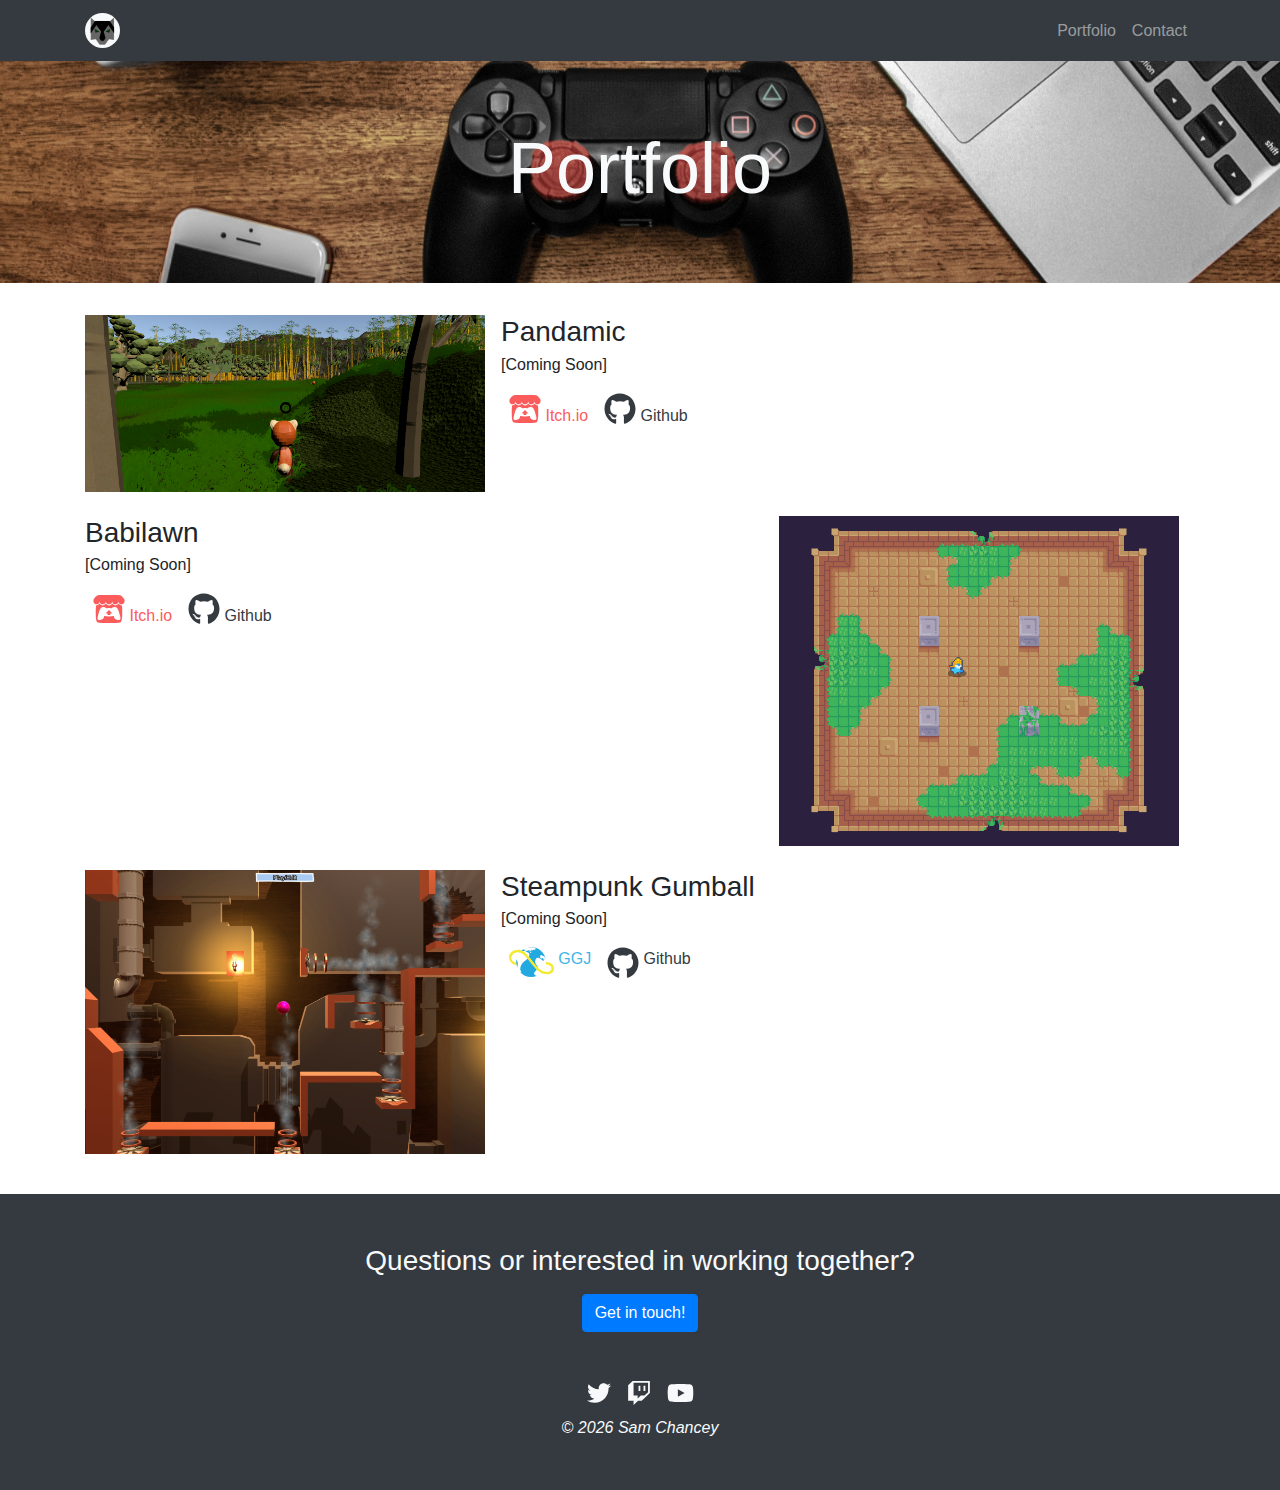
<file: portfolio/index.html>
<!DOCTYPE html><html><head><meta charSet="utf-8"/><meta http-equiv="x-ua-compatible" content="ie=edge"/><meta name="viewport" content="width=device-width, initial-scale=1, shrink-to-fit=no"/><style data-href="/styles.f407be1328d0058d1082.css">/*!
 * Bootstrap v4.5.3 (https://getbootstrap.com/)
 * Copyright 2011-2020 The Bootstrap Authors
 * Copyright 2011-2020 Twitter, Inc.
 * Licensed under MIT (https://github.com/twbs/bootstrap/blob/main/LICENSE)
 */html{-webkit-tap-highlight-color:transparent}.row-cols-3>*{flex:0 0 33.333333%;max-width:33.333333%}.row-cols-6>*{flex:0 0 16.666667%;max-width:16.666667%}.col-1{flex:0 0 8.333333%;max-width:8.333333%}.col-2{flex:0 0 16.666667%;max-width:16.666667%}.col-4{flex:0 0 33.333333%;max-width:33.333333%}.col-5{flex:0 0 41.666667%;max-width:41.666667%}.col-7{flex:0 0 58.333333%;max-width:58.333333%}.col-8{flex:0 0 66.666667%;max-width:66.666667%}.col-10{flex:0 0 83.333333%;max-width:83.333333%}.col-11{flex:0 0 91.666667%;max-width:91.666667%}.offset-1{margin-left:8.333333%}.offset-2{margin-left:16.666667%}.offset-4{margin-left:33.333333%}.offset-5{margin-left:41.666667%}.offset-7{margin-left:58.333333%}.offset-8{margin-left:66.666667%}.offset-10{margin-left:83.333333%}.offset-11{margin-left:91.666667%}@media (min-width:576px){.col-sm{flex-basis:0;flex-grow:1;max-width:100%}.row-cols-sm-1>*{flex:0 0 100%;max-width:100%}.row-cols-sm-2>*{flex:0 0 50%;max-width:50%}.row-cols-sm-3>*{flex:0 0 33.333333%;max-width:33.333333%}.row-cols-sm-4>*{flex:0 0 25%;max-width:25%}.row-cols-sm-5>*{flex:0 0 20%;max-width:20%}.row-cols-sm-6>*{flex:0 0 16.666667%;max-width:16.666667%}.col-sm-auto{flex:0 0 auto;width:auto;max-width:100%}.col-sm-1{flex:0 0 8.333333%;max-width:8.333333%}.col-sm-2{flex:0 0 16.666667%;max-width:16.666667%}.col-sm-3{flex:0 0 25%;max-width:25%}.col-sm-4{flex:0 0 33.333333%;max-width:33.333333%}.col-sm-5{flex:0 0 41.666667%;max-width:41.666667%}.col-sm-6{flex:0 0 50%;max-width:50%}.col-sm-7{flex:0 0 58.333333%;max-width:58.333333%}.col-sm-8{flex:0 0 66.666667%;max-width:66.666667%}.col-sm-9{flex:0 0 75%;max-width:75%}.col-sm-10{flex:0 0 83.333333%;max-width:83.333333%}.col-sm-11{flex:0 0 91.666667%;max-width:91.666667%}.col-sm-12{flex:0 0 100%;max-width:100%}.order-sm-first{order:-1}.order-sm-last{order:13}.order-sm-0{order:0}.order-sm-1{order:1}.order-sm-2{order:2}.order-sm-3{order:3}.order-sm-4{order:4}.order-sm-5{order:5}.order-sm-6{order:6}.order-sm-7{order:7}.order-sm-8{order:8}.order-sm-9{order:9}.order-sm-10{order:10}.order-sm-11{order:11}.order-sm-12{order:12}.offset-sm-0{margin-left:0}.offset-sm-1{margin-left:8.333333%}.offset-sm-2{margin-left:16.666667%}.offset-sm-3{margin-left:25%}.offset-sm-4{margin-left:33.333333%}.offset-sm-5{margin-left:41.666667%}.offset-sm-6{margin-left:50%}.offset-sm-7{margin-left:58.333333%}.offset-sm-8{margin-left:66.666667%}.offset-sm-9{margin-left:75%}.offset-sm-10{margin-left:83.333333%}.offset-sm-11{margin-left:91.666667%}}@media (min-width:768px){.col-md{flex-basis:0;flex-grow:1;max-width:100%}.row-cols-md-1>*{flex:0 0 100%;max-width:100%}.row-cols-md-2>*{flex:0 0 50%;max-width:50%}.row-cols-md-3>*{flex:0 0 33.333333%;max-width:33.333333%}.row-cols-md-4>*{flex:0 0 25%;max-width:25%}.row-cols-md-5>*{flex:0 0 20%;max-width:20%}.row-cols-md-6>*{flex:0 0 16.666667%;max-width:16.666667%}.col-md-auto{flex:0 0 auto;width:auto;max-width:100%}.col-md-1{flex:0 0 8.333333%;max-width:8.333333%}.col-md-2{flex:0 0 16.666667%;max-width:16.666667%}.col-md-3{flex:0 0 25%;max-width:25%}.col-md-4{flex:0 0 33.333333%;max-width:33.333333%}.col-md-5{flex:0 0 41.666667%;max-width:41.666667%}.col-md-6{flex:0 0 50%;max-width:50%}.col-md-7{flex:0 0 58.333333%;max-width:58.333333%}.col-md-8{flex:0 0 66.666667%;max-width:66.666667%}.col-md-9{flex:0 0 75%;max-width:75%}.col-md-10{flex:0 0 83.333333%;max-width:83.333333%}.col-md-11{flex:0 0 91.666667%;max-width:91.666667%}.col-md-12{flex:0 0 100%;max-width:100%}.order-md-first{order:-1}.order-md-last{order:13}.order-md-0{order:0}.order-md-1{order:1}.order-md-2{order:2}.order-md-3{order:3}.order-md-4{order:4}.order-md-5{order:5}.order-md-6{order:6}.order-md-7{order:7}.order-md-8{order:8}.order-md-9{order:9}.order-md-10{order:10}.order-md-11{order:11}.order-md-12{order:12}.offset-md-0{margin-left:0}.offset-md-1{margin-left:8.333333%}.offset-md-2{margin-left:16.666667%}.offset-md-3{margin-left:25%}.offset-md-4{margin-left:33.333333%}.offset-md-5{margin-left:41.666667%}.offset-md-6{margin-left:50%}.offset-md-7{margin-left:58.333333%}.offset-md-8{margin-left:66.666667%}.offset-md-9{margin-left:75%}.offset-md-10{margin-left:83.333333%}.offset-md-11{margin-left:91.666667%}}@media (min-width:992px){.col-lg{flex-basis:0;flex-grow:1;max-width:100%}.row-cols-lg-1>*{flex:0 0 100%;max-width:100%}.row-cols-lg-2>*{flex:0 0 50%;max-width:50%}.row-cols-lg-3>*{flex:0 0 33.333333%;max-width:33.333333%}.row-cols-lg-4>*{flex:0 0 25%;max-width:25%}.row-cols-lg-5>*{flex:0 0 20%;max-width:20%}.row-cols-lg-6>*{flex:0 0 16.666667%;max-width:16.666667%}.col-lg-auto{flex:0 0 auto;width:auto;max-width:100%}.col-lg-1{flex:0 0 8.333333%;max-width:8.333333%}.col-lg-2{flex:0 0 16.666667%;max-width:16.666667%}.col-lg-3{flex:0 0 25%;max-width:25%}.col-lg-4{flex:0 0 33.333333%;max-width:33.333333%}.col-lg-5{flex:0 0 41.666667%;max-width:41.666667%}.col-lg-6{flex:0 0 50%;max-width:50%}.col-lg-7{flex:0 0 58.333333%;max-width:58.333333%}.col-lg-8{flex:0 0 66.666667%;max-width:66.666667%}.col-lg-9{flex:0 0 75%;max-width:75%}.col-lg-10{flex:0 0 83.333333%;max-width:83.333333%}.col-lg-11{flex:0 0 91.666667%;max-width:91.666667%}.col-lg-12{flex:0 0 100%;max-width:100%}.order-lg-first{order:-1}.order-lg-last{order:13}.order-lg-0{order:0}.order-lg-1{order:1}.order-lg-2{order:2}.order-lg-3{order:3}.order-lg-4{order:4}.order-lg-5{order:5}.order-lg-6{order:6}.order-lg-7{order:7}.order-lg-8{order:8}.order-lg-9{order:9}.order-lg-10{order:10}.order-lg-11{order:11}.order-lg-12{order:12}.offset-lg-0{margin-left:0}.offset-lg-1{margin-left:8.333333%}.offset-lg-2{margin-left:16.666667%}.offset-lg-3{margin-left:25%}.offset-lg-4{margin-left:33.333333%}.offset-lg-5{margin-left:41.666667%}.offset-lg-6{margin-left:50%}.offset-lg-7{margin-left:58.333333%}.offset-lg-8{margin-left:66.666667%}.offset-lg-9{margin-left:75%}.offset-lg-10{margin-left:83.333333%}.offset-lg-11{margin-left:91.666667%}}@media (min-width:1200px){.col-xl{flex-basis:0;flex-grow:1;max-width:100%}.row-cols-xl-1>*{flex:0 0 100%;max-width:100%}.row-cols-xl-2>*{flex:0 0 50%;max-width:50%}.row-cols-xl-3>*{flex:0 0 33.333333%;max-width:33.333333%}.row-cols-xl-4>*{flex:0 0 25%;max-width:25%}.row-cols-xl-5>*{flex:0 0 20%;max-width:20%}.row-cols-xl-6>*{flex:0 0 16.666667%;max-width:16.666667%}.col-xl-auto{flex:0 0 auto;width:auto;max-width:100%}.col-xl-1{flex:0 0 8.333333%;max-width:8.333333%}.col-xl-2{flex:0 0 16.666667%;max-width:16.666667%}.col-xl-3{flex:0 0 25%;max-width:25%}.col-xl-4{flex:0 0 33.333333%;max-width:33.333333%}.col-xl-5{flex:0 0 41.666667%;max-width:41.666667%}.col-xl-6{flex:0 0 50%;max-width:50%}.col-xl-7{flex:0 0 58.333333%;max-width:58.333333%}.col-xl-8{flex:0 0 66.666667%;max-width:66.666667%}.col-xl-9{flex:0 0 75%;max-width:75%}.col-xl-10{flex:0 0 83.333333%;max-width:83.333333%}.col-xl-11{flex:0 0 91.666667%;max-width:91.666667%}.col-xl-12{flex:0 0 100%;max-width:100%}.order-xl-first{order:-1}.order-xl-last{order:13}.order-xl-0{order:0}.order-xl-1{order:1}.order-xl-2{order:2}.order-xl-3{order:3}.order-xl-4{order:4}.order-xl-5{order:5}.order-xl-6{order:6}.order-xl-7{order:7}.order-xl-8{order:8}.order-xl-9{order:9}.order-xl-10{order:10}.order-xl-11{order:11}.order-xl-12{order:12}.offset-xl-0{margin-left:0}.offset-xl-1{margin-left:8.333333%}.offset-xl-2{margin-left:16.666667%}.offset-xl-3{margin-left:25%}.offset-xl-4{margin-left:33.333333%}.offset-xl-5{margin-left:41.666667%}.offset-xl-6{margin-left:50%}.offset-xl-7{margin-left:58.333333%}.offset-xl-8{margin-left:66.666667%}.offset-xl-9{margin-left:75%}.offset-xl-10{margin-left:83.333333%}.offset-xl-11{margin-left:91.666667%}}.custom-range:focus{outline:0}.navbar-light .navbar-toggler-icon{background-image:url("data:image/svg+xml;charset=utf-8,%3Csvg xmlns='http://www.w3.org/2000/svg' width='30' height='30' viewBox='0 0 30 30'%3E%3Cpath stroke='rgba(0, 0, 0, 0.5)' stroke-linecap='round' stroke-miterlimit='10' stroke-width='2' d='M4 7h22M4 15h22M4 23h22'/%3E%3C/svg%3E")}.navbar-dark .navbar-toggler-icon{background-image:url("data:image/svg+xml;charset=utf-8,%3Csvg xmlns='http://www.w3.org/2000/svg' width='30' height='30' viewBox='0 0 30 30'%3E%3Cpath stroke='rgba(255, 255, 255, 0.5)' stroke-linecap='round' stroke-miterlimit='10' stroke-width='2' d='M4 7h22M4 15h22M4 23h22'/%3E%3C/svg%3E")}.embed-responsive-21by9:before{padding-top:42.857143%}
/*!
 * Bootstrap v4.5.3 (https://getbootstrap.com/)
 * Copyright 2011-2020 The Bootstrap Authors
 * Copyright 2011-2020 Twitter, Inc.
 * Licensed under MIT (https://github.com/twbs/bootstrap/blob/main/LICENSE)
 */:root{--blue:#007bff;--indigo:#6610f2;--purple:#6f42c1;--pink:#e83e8c;--red:#dc3545;--orange:#fd7e14;--yellow:#ffc107;--green:#28a745;--teal:#20c997;--cyan:#17a2b8;--white:#fff;--gray:#6c757d;--gray-dark:#343a40;--primary:#007bff;--secondary:#6c757d;--success:#28a745;--info:#17a2b8;--warning:#ffc107;--danger:#dc3545;--light:#f8f9fa;--dark:#343a40;--breakpoint-xs:0;--breakpoint-sm:576px;--breakpoint-md:768px;--breakpoint-lg:992px;--breakpoint-xl:1200px;--font-family-sans-serif:-apple-system,BlinkMacSystemFont,"Segoe UI",Roboto,"Helvetica Neue",Arial,"Noto Sans",sans-serif,"Apple Color Emoji","Segoe UI Emoji","Segoe UI Symbol","Noto Color Emoji";--font-family-monospace:SFMono-Regular,Menlo,Monaco,Consolas,"Liberation Mono","Courier New",monospace}*,:after,:before{box-sizing:border-box}html{font-family:sans-serif;line-height:1.15;-webkit-text-size-adjust:100%;-webkit-tap-highlight-color:rgba(0,0,0,0)}article,aside,figcaption,figure,footer,header,hgroup,main,nav,section{display:block}body{margin:0;font-family:-apple-system,BlinkMacSystemFont,Segoe UI,Roboto,Helvetica Neue,Arial,Noto Sans,sans-serif,Apple Color Emoji,Segoe UI Emoji,Segoe UI Symbol,Noto Color Emoji;font-size:1rem;font-weight:400;line-height:1.5;color:#212529;text-align:left;background-color:#fff}[tabindex="-1"]:focus:not(:focus-visible){outline:0!important}hr{box-sizing:content-box;height:0;overflow:visible}h1,h2,h3,h4,h5,h6{margin-top:0;margin-bottom:.5rem}p{margin-top:0;margin-bottom:1rem}abbr[data-original-title],abbr[title]{text-decoration:underline;-webkit-text-decoration:underline dotted;text-decoration:underline dotted;cursor:help;border-bottom:0;-webkit-text-decoration-skip-ink:none;text-decoration-skip-ink:none}address{font-style:normal;line-height:inherit}address,dl,ol,ul{margin-bottom:1rem}dl,ol,ul{margin-top:0}ol ol,ol ul,ul ol,ul ul{margin-bottom:0}dt{font-weight:700}dd{margin-bottom:.5rem;margin-left:0}blockquote{margin:0 0 1rem}b,strong{font-weight:bolder}small{font-size:80%}sub,sup{position:relative;font-size:75%;line-height:0;vertical-align:baseline}sub{bottom:-.25em}sup{top:-.5em}a{color:#007bff;text-decoration:none;background-color:transparent}a:hover{color:#0056b3;text-decoration:underline}a:not([href]):not([class]),a:not([href]):not([class]):hover{color:inherit;text-decoration:none}code,kbd,pre,samp{font-family:SFMono-Regular,Menlo,Monaco,Consolas,Liberation Mono,Courier New,monospace;font-size:1em}pre{margin-top:0;margin-bottom:1rem;overflow:auto;-ms-overflow-style:scrollbar}figure{margin:0 0 1rem}img{border-style:none}img,svg{vertical-align:middle}svg{overflow:hidden}table{border-collapse:collapse}caption{padding-top:.75rem;padding-bottom:.75rem;color:#6c757d;text-align:left;caption-side:bottom}th{text-align:inherit;text-align:-webkit-match-parent}label{display:inline-block;margin-bottom:.5rem}button{border-radius:0}button:focus{outline:1px dotted;outline:5px auto -webkit-focus-ring-color}button,input,optgroup,select,textarea{margin:0;font-family:inherit;font-size:inherit;line-height:inherit}button,input{overflow:visible}button,select{text-transform:none}[role=button]{cursor:pointer}select{word-wrap:normal}[type=button],[type=reset],[type=submit],button{-webkit-appearance:button}[type=button]:not(:disabled),[type=reset]:not(:disabled),[type=submit]:not(:disabled),button:not(:disabled){cursor:pointer}[type=button]::-moz-focus-inner,[type=reset]::-moz-focus-inner,[type=submit]::-moz-focus-inner,button::-moz-focus-inner{padding:0;border-style:none}input[type=checkbox],input[type=radio]{box-sizing:border-box;padding:0}textarea{overflow:auto;resize:vertical}fieldset{min-width:0;padding:0;margin:0;border:0}legend{display:block;width:100%;max-width:100%;padding:0;margin-bottom:.5rem;font-size:1.5rem;line-height:inherit;color:inherit;white-space:normal}progress{vertical-align:baseline}[type=number]::-webkit-inner-spin-button,[type=number]::-webkit-outer-spin-button{height:auto}[type=search]{outline-offset:-2px;-webkit-appearance:none}[type=search]::-webkit-search-decoration{-webkit-appearance:none}::-webkit-file-upload-button{font:inherit;-webkit-appearance:button}output{display:inline-block}summary{display:list-item;cursor:pointer}template{display:none}[hidden]{display:none!important}.h1,.h2,.h3,.h4,.h5,.h6,h1,h2,h3,h4,h5,h6{margin-bottom:.5rem;font-weight:500;line-height:1.2}.h1,h1{font-size:2.5rem}.h2,h2{font-size:2rem}.h3,h3{font-size:1.75rem}.h4,h4{font-size:1.5rem}.h5,h5{font-size:1.25rem}.h6,h6{font-size:1rem}.lead{font-size:1.25rem;font-weight:300}.display-1{font-size:6rem}.display-1,.display-2{font-weight:300;line-height:1.2}.display-2{font-size:5.5rem}.display-3{font-size:4.5rem}.display-3,.display-4{font-weight:300;line-height:1.2}.display-4{font-size:3.5rem}hr{margin-top:1rem;margin-bottom:1rem;border:0;border-top:1px solid rgba(0,0,0,.1)}.small,small{font-size:80%;font-weight:400}.mark,mark{padding:.2em;background-color:#fcf8e3}.list-inline,.list-unstyled{padding-left:0;list-style:none}.list-inline-item{display:inline-block}.list-inline-item:not(:last-child){margin-right:.5rem}.initialism{font-size:90%;text-transform:uppercase}.blockquote{margin-bottom:1rem;font-size:1.25rem}.blockquote-footer{display:block;font-size:80%;color:#6c757d}.blockquote-footer:before{content:"\2014\A0"}.img-fluid,.img-thumbnail{max-width:100%;height:auto}.img-thumbnail{padding:.25rem;background-color:#fff;border:1px solid #dee2e6;border-radius:.25rem}.figure{display:inline-block}.figure-img{margin-bottom:.5rem;line-height:1}.figure-caption{font-size:90%;color:#6c757d}code{font-size:87.5%;color:#e83e8c;word-wrap:break-word}a>code{color:inherit}kbd{padding:.2rem .4rem;font-size:87.5%;color:#fff;background-color:#212529;border-radius:.2rem}kbd kbd{padding:0;font-size:100%;font-weight:700}pre{display:block;font-size:87.5%;color:#212529}pre code{font-size:inherit;color:inherit;word-break:normal}.pre-scrollable{max-height:340px;overflow-y:scroll}.container,.container-fluid,.container-lg,.container-md,.container-sm,.container-xl{width:100%;padding-right:15px;padding-left:15px;margin-right:auto;margin-left:auto}@media (min-width:576px){.container,.container-sm{max-width:540px}}@media (min-width:768px){.container,.container-md,.container-sm{max-width:720px}}@media (min-width:992px){.container,.container-lg,.container-md,.container-sm{max-width:960px}}@media (min-width:1200px){.container,.container-lg,.container-md,.container-sm,.container-xl{max-width:1140px}}.row{display:flex;flex-wrap:wrap;margin-right:-15px;margin-left:-15px}.no-gutters{margin-right:0;margin-left:0}.no-gutters>.col,.no-gutters>[class*=col-]{padding-right:0;padding-left:0}.col,.col-1,.col-2,.col-3,.col-4,.col-5,.col-6,.col-7,.col-8,.col-9,.col-10,.col-11,.col-12,.col-auto,.col-lg,.col-lg-1,.col-lg-2,.col-lg-3,.col-lg-4,.col-lg-5,.col-lg-6,.col-lg-7,.col-lg-8,.col-lg-9,.col-lg-10,.col-lg-11,.col-lg-12,.col-lg-auto,.col-md,.col-md-1,.col-md-2,.col-md-3,.col-md-4,.col-md-5,.col-md-6,.col-md-7,.col-md-8,.col-md-9,.col-md-10,.col-md-11,.col-md-12,.col-md-auto,.col-sm,.col-sm-1,.col-sm-2,.col-sm-3,.col-sm-4,.col-sm-5,.col-sm-6,.col-sm-7,.col-sm-8,.col-sm-9,.col-sm-10,.col-sm-11,.col-sm-12,.col-sm-auto,.col-xl,.col-xl-1,.col-xl-2,.col-xl-3,.col-xl-4,.col-xl-5,.col-xl-6,.col-xl-7,.col-xl-8,.col-xl-9,.col-xl-10,.col-xl-11,.col-xl-12,.col-xl-auto{position:relative;width:100%;padding-right:15px;padding-left:15px}.col{flex-basis:0;flex-grow:1;max-width:100%}.row-cols-1>*{flex:0 0 100%;max-width:100%}.row-cols-2>*{flex:0 0 50%;max-width:50%}.row-cols-3>*{flex:0 0 33.33333%;max-width:33.33333%}.row-cols-4>*{flex:0 0 25%;max-width:25%}.row-cols-5>*{flex:0 0 20%;max-width:20%}.row-cols-6>*{flex:0 0 16.66667%;max-width:16.66667%}.col-auto{flex:0 0 auto;width:auto;max-width:100%}.col-1{flex:0 0 8.33333%;max-width:8.33333%}.col-2{flex:0 0 16.66667%;max-width:16.66667%}.col-3{flex:0 0 25%;max-width:25%}.col-4{flex:0 0 33.33333%;max-width:33.33333%}.col-5{flex:0 0 41.66667%;max-width:41.66667%}.col-6{flex:0 0 50%;max-width:50%}.col-7{flex:0 0 58.33333%;max-width:58.33333%}.col-8{flex:0 0 66.66667%;max-width:66.66667%}.col-9{flex:0 0 75%;max-width:75%}.col-10{flex:0 0 83.33333%;max-width:83.33333%}.col-11{flex:0 0 91.66667%;max-width:91.66667%}.col-12{flex:0 0 100%;max-width:100%}.order-first{order:-1}.order-last{order:13}.order-0{order:0}.order-1{order:1}.order-2{order:2}.order-3{order:3}.order-4{order:4}.order-5{order:5}.order-6{order:6}.order-7{order:7}.order-8{order:8}.order-9{order:9}.order-10{order:10}.order-11{order:11}.order-12{order:12}.offset-1{margin-left:8.33333%}.offset-2{margin-left:16.66667%}.offset-3{margin-left:25%}.offset-4{margin-left:33.33333%}.offset-5{margin-left:41.66667%}.offset-6{margin-left:50%}.offset-7{margin-left:58.33333%}.offset-8{margin-left:66.66667%}.offset-9{margin-left:75%}.offset-10{margin-left:83.33333%}.offset-11{margin-left:91.66667%}@media (min-width:576px){.col-sm{flex-basis:0;flex-grow:1;max-width:100%}.row-cols-sm-1>*{flex:0 0 100%;max-width:100%}.row-cols-sm-2>*{flex:0 0 50%;max-width:50%}.row-cols-sm-3>*{flex:0 0 33.33333%;max-width:33.33333%}.row-cols-sm-4>*{flex:0 0 25%;max-width:25%}.row-cols-sm-5>*{flex:0 0 20%;max-width:20%}.row-cols-sm-6>*{flex:0 0 16.66667%;max-width:16.66667%}.col-sm-auto{flex:0 0 auto;width:auto;max-width:100%}.col-sm-1{flex:0 0 8.33333%;max-width:8.33333%}.col-sm-2{flex:0 0 16.66667%;max-width:16.66667%}.col-sm-3{flex:0 0 25%;max-width:25%}.col-sm-4{flex:0 0 33.33333%;max-width:33.33333%}.col-sm-5{flex:0 0 41.66667%;max-width:41.66667%}.col-sm-6{flex:0 0 50%;max-width:50%}.col-sm-7{flex:0 0 58.33333%;max-width:58.33333%}.col-sm-8{flex:0 0 66.66667%;max-width:66.66667%}.col-sm-9{flex:0 0 75%;max-width:75%}.col-sm-10{flex:0 0 83.33333%;max-width:83.33333%}.col-sm-11{flex:0 0 91.66667%;max-width:91.66667%}.col-sm-12{flex:0 0 100%;max-width:100%}.order-sm-first{order:-1}.order-sm-last{order:13}.order-sm-0{order:0}.order-sm-1{order:1}.order-sm-2{order:2}.order-sm-3{order:3}.order-sm-4{order:4}.order-sm-5{order:5}.order-sm-6{order:6}.order-sm-7{order:7}.order-sm-8{order:8}.order-sm-9{order:9}.order-sm-10{order:10}.order-sm-11{order:11}.order-sm-12{order:12}.offset-sm-0{margin-left:0}.offset-sm-1{margin-left:8.33333%}.offset-sm-2{margin-left:16.66667%}.offset-sm-3{margin-left:25%}.offset-sm-4{margin-left:33.33333%}.offset-sm-5{margin-left:41.66667%}.offset-sm-6{margin-left:50%}.offset-sm-7{margin-left:58.33333%}.offset-sm-8{margin-left:66.66667%}.offset-sm-9{margin-left:75%}.offset-sm-10{margin-left:83.33333%}.offset-sm-11{margin-left:91.66667%}}@media (min-width:768px){.col-md{flex-basis:0;flex-grow:1;max-width:100%}.row-cols-md-1>*{flex:0 0 100%;max-width:100%}.row-cols-md-2>*{flex:0 0 50%;max-width:50%}.row-cols-md-3>*{flex:0 0 33.33333%;max-width:33.33333%}.row-cols-md-4>*{flex:0 0 25%;max-width:25%}.row-cols-md-5>*{flex:0 0 20%;max-width:20%}.row-cols-md-6>*{flex:0 0 16.66667%;max-width:16.66667%}.col-md-auto{flex:0 0 auto;width:auto;max-width:100%}.col-md-1{flex:0 0 8.33333%;max-width:8.33333%}.col-md-2{flex:0 0 16.66667%;max-width:16.66667%}.col-md-3{flex:0 0 25%;max-width:25%}.col-md-4{flex:0 0 33.33333%;max-width:33.33333%}.col-md-5{flex:0 0 41.66667%;max-width:41.66667%}.col-md-6{flex:0 0 50%;max-width:50%}.col-md-7{flex:0 0 58.33333%;max-width:58.33333%}.col-md-8{flex:0 0 66.66667%;max-width:66.66667%}.col-md-9{flex:0 0 75%;max-width:75%}.col-md-10{flex:0 0 83.33333%;max-width:83.33333%}.col-md-11{flex:0 0 91.66667%;max-width:91.66667%}.col-md-12{flex:0 0 100%;max-width:100%}.order-md-first{order:-1}.order-md-last{order:13}.order-md-0{order:0}.order-md-1{order:1}.order-md-2{order:2}.order-md-3{order:3}.order-md-4{order:4}.order-md-5{order:5}.order-md-6{order:6}.order-md-7{order:7}.order-md-8{order:8}.order-md-9{order:9}.order-md-10{order:10}.order-md-11{order:11}.order-md-12{order:12}.offset-md-0{margin-left:0}.offset-md-1{margin-left:8.33333%}.offset-md-2{margin-left:16.66667%}.offset-md-3{margin-left:25%}.offset-md-4{margin-left:33.33333%}.offset-md-5{margin-left:41.66667%}.offset-md-6{margin-left:50%}.offset-md-7{margin-left:58.33333%}.offset-md-8{margin-left:66.66667%}.offset-md-9{margin-left:75%}.offset-md-10{margin-left:83.33333%}.offset-md-11{margin-left:91.66667%}}@media (min-width:992px){.col-lg{flex-basis:0;flex-grow:1;max-width:100%}.row-cols-lg-1>*{flex:0 0 100%;max-width:100%}.row-cols-lg-2>*{flex:0 0 50%;max-width:50%}.row-cols-lg-3>*{flex:0 0 33.33333%;max-width:33.33333%}.row-cols-lg-4>*{flex:0 0 25%;max-width:25%}.row-cols-lg-5>*{flex:0 0 20%;max-width:20%}.row-cols-lg-6>*{flex:0 0 16.66667%;max-width:16.66667%}.col-lg-auto{flex:0 0 auto;width:auto;max-width:100%}.col-lg-1{flex:0 0 8.33333%;max-width:8.33333%}.col-lg-2{flex:0 0 16.66667%;max-width:16.66667%}.col-lg-3{flex:0 0 25%;max-width:25%}.col-lg-4{flex:0 0 33.33333%;max-width:33.33333%}.col-lg-5{flex:0 0 41.66667%;max-width:41.66667%}.col-lg-6{flex:0 0 50%;max-width:50%}.col-lg-7{flex:0 0 58.33333%;max-width:58.33333%}.col-lg-8{flex:0 0 66.66667%;max-width:66.66667%}.col-lg-9{flex:0 0 75%;max-width:75%}.col-lg-10{flex:0 0 83.33333%;max-width:83.33333%}.col-lg-11{flex:0 0 91.66667%;max-width:91.66667%}.col-lg-12{flex:0 0 100%;max-width:100%}.order-lg-first{order:-1}.order-lg-last{order:13}.order-lg-0{order:0}.order-lg-1{order:1}.order-lg-2{order:2}.order-lg-3{order:3}.order-lg-4{order:4}.order-lg-5{order:5}.order-lg-6{order:6}.order-lg-7{order:7}.order-lg-8{order:8}.order-lg-9{order:9}.order-lg-10{order:10}.order-lg-11{order:11}.order-lg-12{order:12}.offset-lg-0{margin-left:0}.offset-lg-1{margin-left:8.33333%}.offset-lg-2{margin-left:16.66667%}.offset-lg-3{margin-left:25%}.offset-lg-4{margin-left:33.33333%}.offset-lg-5{margin-left:41.66667%}.offset-lg-6{margin-left:50%}.offset-lg-7{margin-left:58.33333%}.offset-lg-8{margin-left:66.66667%}.offset-lg-9{margin-left:75%}.offset-lg-10{margin-left:83.33333%}.offset-lg-11{margin-left:91.66667%}}@media (min-width:1200px){.col-xl{flex-basis:0;flex-grow:1;max-width:100%}.row-cols-xl-1>*{flex:0 0 100%;max-width:100%}.row-cols-xl-2>*{flex:0 0 50%;max-width:50%}.row-cols-xl-3>*{flex:0 0 33.33333%;max-width:33.33333%}.row-cols-xl-4>*{flex:0 0 25%;max-width:25%}.row-cols-xl-5>*{flex:0 0 20%;max-width:20%}.row-cols-xl-6>*{flex:0 0 16.66667%;max-width:16.66667%}.col-xl-auto{flex:0 0 auto;width:auto;max-width:100%}.col-xl-1{flex:0 0 8.33333%;max-width:8.33333%}.col-xl-2{flex:0 0 16.66667%;max-width:16.66667%}.col-xl-3{flex:0 0 25%;max-width:25%}.col-xl-4{flex:0 0 33.33333%;max-width:33.33333%}.col-xl-5{flex:0 0 41.66667%;max-width:41.66667%}.col-xl-6{flex:0 0 50%;max-width:50%}.col-xl-7{flex:0 0 58.33333%;max-width:58.33333%}.col-xl-8{flex:0 0 66.66667%;max-width:66.66667%}.col-xl-9{flex:0 0 75%;max-width:75%}.col-xl-10{flex:0 0 83.33333%;max-width:83.33333%}.col-xl-11{flex:0 0 91.66667%;max-width:91.66667%}.col-xl-12{flex:0 0 100%;max-width:100%}.order-xl-first{order:-1}.order-xl-last{order:13}.order-xl-0{order:0}.order-xl-1{order:1}.order-xl-2{order:2}.order-xl-3{order:3}.order-xl-4{order:4}.order-xl-5{order:5}.order-xl-6{order:6}.order-xl-7{order:7}.order-xl-8{order:8}.order-xl-9{order:9}.order-xl-10{order:10}.order-xl-11{order:11}.order-xl-12{order:12}.offset-xl-0{margin-left:0}.offset-xl-1{margin-left:8.33333%}.offset-xl-2{margin-left:16.66667%}.offset-xl-3{margin-left:25%}.offset-xl-4{margin-left:33.33333%}.offset-xl-5{margin-left:41.66667%}.offset-xl-6{margin-left:50%}.offset-xl-7{margin-left:58.33333%}.offset-xl-8{margin-left:66.66667%}.offset-xl-9{margin-left:75%}.offset-xl-10{margin-left:83.33333%}.offset-xl-11{margin-left:91.66667%}}.table{width:100%;margin-bottom:1rem;color:#212529}.table td,.table th{padding:.75rem;vertical-align:top;border-top:1px solid #dee2e6}.table thead th{vertical-align:bottom;border-bottom:2px solid #dee2e6}.table tbody+tbody{border-top:2px solid #dee2e6}.table-sm td,.table-sm th{padding:.3rem}.table-bordered,.table-bordered td,.table-bordered th{border:1px solid #dee2e6}.table-bordered thead td,.table-bordered thead th{border-bottom-width:2px}.table-borderless tbody+tbody,.table-borderless td,.table-borderless th,.table-borderless thead th{border:0}.table-striped tbody tr:nth-of-type(odd){background-color:rgba(0,0,0,.05)}.table-hover tbody tr:hover{color:#212529;background-color:rgba(0,0,0,.075)}.table-primary,.table-primary>td,.table-primary>th{background-color:#b8daff}.table-primary tbody+tbody,.table-primary td,.table-primary th,.table-primary thead th{border-color:#7abaff}.table-hover .table-primary:hover,.table-hover .table-primary:hover>td,.table-hover .table-primary:hover>th{background-color:#9fcdff}.table-secondary,.table-secondary>td,.table-secondary>th{background-color:#d6d8db}.table-secondary tbody+tbody,.table-secondary td,.table-secondary th,.table-secondary thead th{border-color:#b3b7bb}.table-hover .table-secondary:hover,.table-hover .table-secondary:hover>td,.table-hover .table-secondary:hover>th{background-color:#c8cbcf}.table-success,.table-success>td,.table-success>th{background-color:#c3e6cb}.table-success tbody+tbody,.table-success td,.table-success th,.table-success thead th{border-color:#8fd19e}.table-hover .table-success:hover,.table-hover .table-success:hover>td,.table-hover .table-success:hover>th{background-color:#b1dfbb}.table-info,.table-info>td,.table-info>th{background-color:#bee5eb}.table-info tbody+tbody,.table-info td,.table-info th,.table-info thead th{border-color:#86cfda}.table-hover .table-info:hover,.table-hover .table-info:hover>td,.table-hover .table-info:hover>th{background-color:#abdde5}.table-warning,.table-warning>td,.table-warning>th{background-color:#ffeeba}.table-warning tbody+tbody,.table-warning td,.table-warning th,.table-warning thead th{border-color:#ffdf7e}.table-hover .table-warning:hover,.table-hover .table-warning:hover>td,.table-hover .table-warning:hover>th{background-color:#ffe8a1}.table-danger,.table-danger>td,.table-danger>th{background-color:#f5c6cb}.table-danger tbody+tbody,.table-danger td,.table-danger th,.table-danger thead th{border-color:#ed969e}.table-hover .table-danger:hover,.table-hover .table-danger:hover>td,.table-hover .table-danger:hover>th{background-color:#f1b0b7}.table-light,.table-light>td,.table-light>th{background-color:#fdfdfe}.table-light tbody+tbody,.table-light td,.table-light th,.table-light thead th{border-color:#fbfcfc}.table-hover .table-light:hover,.table-hover .table-light:hover>td,.table-hover .table-light:hover>th{background-color:#ececf6}.table-dark,.table-dark>td,.table-dark>th{background-color:#c6c8ca}.table-dark tbody+tbody,.table-dark td,.table-dark th,.table-dark thead th{border-color:#95999c}.table-hover .table-dark:hover,.table-hover .table-dark:hover>td,.table-hover .table-dark:hover>th{background-color:#b9bbbe}.table-active,.table-active>td,.table-active>th,.table-hover .table-active:hover,.table-hover .table-active:hover>td,.table-hover .table-active:hover>th{background-color:rgba(0,0,0,.075)}.table .thead-dark th{color:#fff;background-color:#343a40;border-color:#454d55}.table .thead-light th{color:#495057;background-color:#e9ecef;border-color:#dee2e6}.table-dark{color:#fff;background-color:#343a40}.table-dark td,.table-dark th,.table-dark thead th{border-color:#454d55}.table-dark.table-bordered{border:0}.table-dark.table-striped tbody tr:nth-of-type(odd){background-color:hsla(0,0%,100%,.05)}.table-dark.table-hover tbody tr:hover{color:#fff;background-color:hsla(0,0%,100%,.075)}@media (max-width:575.98px){.table-responsive-sm{display:block;width:100%;overflow-x:auto;-webkit-overflow-scrolling:touch}.table-responsive-sm>.table-bordered{border:0}}@media (max-width:767.98px){.table-responsive-md{display:block;width:100%;overflow-x:auto;-webkit-overflow-scrolling:touch}.table-responsive-md>.table-bordered{border:0}}@media (max-width:991.98px){.table-responsive-lg{display:block;width:100%;overflow-x:auto;-webkit-overflow-scrolling:touch}.table-responsive-lg>.table-bordered{border:0}}@media (max-width:1199.98px){.table-responsive-xl{display:block;width:100%;overflow-x:auto;-webkit-overflow-scrolling:touch}.table-responsive-xl>.table-bordered{border:0}}.table-responsive{display:block;width:100%;overflow-x:auto;-webkit-overflow-scrolling:touch}.table-responsive>.table-bordered{border:0}.form-control{display:block;width:100%;height:calc(1.5em + .75rem + 2px);padding:.375rem .75rem;font-size:1rem;font-weight:400;line-height:1.5;color:#495057;background-color:#fff;background-clip:padding-box;border:1px solid #ced4da;border-radius:.25rem;transition:border-color .15s ease-in-out,box-shadow .15s ease-in-out}@media (prefers-reduced-motion:reduce){.form-control{transition:none}}.form-control::-ms-expand{background-color:transparent;border:0}.form-control:-moz-focusring{color:transparent;text-shadow:0 0 0 #495057}.form-control:focus{color:#495057;background-color:#fff;border-color:#80bdff;outline:0;box-shadow:0 0 0 .2rem rgba(0,123,255,.25)}.form-control::-webkit-input-placeholder{color:#6c757d;opacity:1}.form-control:-ms-input-placeholder{color:#6c757d;opacity:1}.form-control::-ms-input-placeholder{color:#6c757d;opacity:1}.form-control::placeholder{color:#6c757d;opacity:1}.form-control:disabled,.form-control[readonly]{background-color:#e9ecef;opacity:1}input[type=date].form-control,input[type=datetime-local].form-control,input[type=month].form-control,input[type=time].form-control{-webkit-appearance:none;appearance:none}select.form-control:focus::-ms-value{color:#495057;background-color:#fff}.form-control-file,.form-control-range{display:block;width:100%}.col-form-label{padding-top:calc(.375rem + 1px);padding-bottom:calc(.375rem + 1px);margin-bottom:0;font-size:inherit;line-height:1.5}.col-form-label-lg{padding-top:calc(.5rem + 1px);padding-bottom:calc(.5rem + 1px);font-size:1.25rem;line-height:1.5}.col-form-label-sm{padding-top:calc(.25rem + 1px);padding-bottom:calc(.25rem + 1px);font-size:.875rem;line-height:1.5}.form-control-plaintext{display:block;width:100%;padding:.375rem 0;margin-bottom:0;font-size:1rem;line-height:1.5;color:#212529;background-color:transparent;border:solid transparent;border-width:1px 0}.form-control-plaintext.form-control-lg,.form-control-plaintext.form-control-sm{padding-right:0;padding-left:0}.form-control-sm{height:calc(1.5em + .5rem + 2px);padding:.25rem .5rem;font-size:.875rem;line-height:1.5;border-radius:.2rem}.form-control-lg{height:calc(1.5em + 1rem + 2px);padding:.5rem 1rem;font-size:1.25rem;line-height:1.5;border-radius:.3rem}select.form-control[multiple],select.form-control[size],textarea.form-control{height:auto}.form-group{margin-bottom:1rem}.form-text{display:block;margin-top:.25rem}.form-row{display:flex;flex-wrap:wrap;margin-right:-5px;margin-left:-5px}.form-row>.col,.form-row>[class*=col-]{padding-right:5px;padding-left:5px}.form-check{position:relative;display:block;padding-left:1.25rem}.form-check-input{position:absolute;margin-top:.3rem;margin-left:-1.25rem}.form-check-input:disabled~.form-check-label,.form-check-input[disabled]~.form-check-label{color:#6c757d}.form-check-label{margin-bottom:0}.form-check-inline{display:inline-flex;align-items:center;padding-left:0;margin-right:.75rem}.form-check-inline .form-check-input{position:static;margin-top:0;margin-right:.3125rem;margin-left:0}.valid-feedback{display:none;width:100%;margin-top:.25rem;font-size:80%;color:#28a745}.valid-tooltip{position:absolute;top:100%;left:0;z-index:5;display:none;max-width:100%;padding:.25rem .5rem;margin-top:.1rem;font-size:.875rem;line-height:1.5;color:#fff;background-color:rgba(40,167,69,.9);border-radius:.25rem}.is-valid~.valid-feedback,.is-valid~.valid-tooltip,.was-validated :valid~.valid-feedback,.was-validated :valid~.valid-tooltip{display:block}.form-control.is-valid,.was-validated .form-control:valid{border-color:#28a745;padding-right:calc(1.5em + .75rem);background-image:url("data:image/svg+xml;charset=utf-8,%3Csvg xmlns='http://www.w3.org/2000/svg' width='8' height='8' viewBox='0 0 8 8'%3E%3Cpath fill='%2328a745' d='M2.3 6.73L.6 4.53c-.4-1.04.46-1.4 1.1-.8l1.1 1.4 3.4-3.8c.6-.63 1.6-.27 1.2.7l-4 4.6c-.43.5-.8.4-1.1.1z'/%3E%3C/svg%3E");background-repeat:no-repeat;background-position:right calc(.375em + .1875rem) center;background-size:calc(.75em + .375rem) calc(.75em + .375rem)}.form-control.is-valid:focus,.was-validated .form-control:valid:focus{border-color:#28a745;box-shadow:0 0 0 .2rem rgba(40,167,69,.25)}.was-validated textarea.form-control:valid,textarea.form-control.is-valid{padding-right:calc(1.5em + .75rem);background-position:top calc(.375em + .1875rem) right calc(.375em + .1875rem)}.custom-select.is-valid,.was-validated .custom-select:valid{border-color:#28a745;padding-right:calc(.75em + 2.3125rem);background:url("data:image/svg+xml;charset=utf-8,%3Csvg xmlns='http://www.w3.org/2000/svg' width='4' height='5' viewBox='0 0 4 5'%3E%3Cpath fill='%23343a40' d='M2 0L0 2h4zm0 5L0 3h4z'/%3E%3C/svg%3E") no-repeat right .75rem center/8px 10px,url("data:image/svg+xml;charset=utf-8,%3Csvg xmlns='http://www.w3.org/2000/svg' width='8' height='8' viewBox='0 0 8 8'%3E%3Cpath fill='%2328a745' d='M2.3 6.73L.6 4.53c-.4-1.04.46-1.4 1.1-.8l1.1 1.4 3.4-3.8c.6-.63 1.6-.27 1.2.7l-4 4.6c-.43.5-.8.4-1.1.1z'/%3E%3C/svg%3E") #fff no-repeat center right 1.75rem/calc(.75em + .375rem) calc(.75em + .375rem)}.custom-select.is-valid:focus,.was-validated .custom-select:valid:focus{border-color:#28a745;box-shadow:0 0 0 .2rem rgba(40,167,69,.25)}.form-check-input.is-valid~.form-check-label,.was-validated .form-check-input:valid~.form-check-label{color:#28a745}.form-check-input.is-valid~.valid-feedback,.form-check-input.is-valid~.valid-tooltip,.was-validated .form-check-input:valid~.valid-feedback,.was-validated .form-check-input:valid~.valid-tooltip{display:block}.custom-control-input.is-valid~.custom-control-label,.was-validated .custom-control-input:valid~.custom-control-label{color:#28a745}.custom-control-input.is-valid~.custom-control-label:before,.was-validated .custom-control-input:valid~.custom-control-label:before{border-color:#28a745}.custom-control-input.is-valid:checked~.custom-control-label:before,.was-validated .custom-control-input:valid:checked~.custom-control-label:before{border-color:#34ce57;background-color:#34ce57}.custom-control-input.is-valid:focus~.custom-control-label:before,.was-validated .custom-control-input:valid:focus~.custom-control-label:before{box-shadow:0 0 0 .2rem rgba(40,167,69,.25)}.custom-control-input.is-valid:focus:not(:checked)~.custom-control-label:before,.custom-file-input.is-valid~.custom-file-label,.was-validated .custom-control-input:valid:focus:not(:checked)~.custom-control-label:before,.was-validated .custom-file-input:valid~.custom-file-label{border-color:#28a745}.custom-file-input.is-valid:focus~.custom-file-label,.was-validated .custom-file-input:valid:focus~.custom-file-label{border-color:#28a745;box-shadow:0 0 0 .2rem rgba(40,167,69,.25)}.invalid-feedback{display:none;width:100%;margin-top:.25rem;font-size:80%;color:#dc3545}.invalid-tooltip{position:absolute;top:100%;left:0;z-index:5;display:none;max-width:100%;padding:.25rem .5rem;margin-top:.1rem;font-size:.875rem;line-height:1.5;color:#fff;background-color:rgba(220,53,69,.9);border-radius:.25rem}.is-invalid~.invalid-feedback,.is-invalid~.invalid-tooltip,.was-validated :invalid~.invalid-feedback,.was-validated :invalid~.invalid-tooltip{display:block}.form-control.is-invalid,.was-validated .form-control:invalid{border-color:#dc3545;padding-right:calc(1.5em + .75rem);background-image:url("data:image/svg+xml;charset=utf-8,%3Csvg xmlns='http://www.w3.org/2000/svg' width='12' height='12' fill='none' stroke='%23dc3545' viewBox='0 0 12 12'%3E%3Ccircle cx='6' cy='6' r='4.5'/%3E%3Cpath stroke-linejoin='round' d='M5.8 3.6h.4L6 6.5z'/%3E%3Ccircle cx='6' cy='8.2' r='.6' fill='%23dc3545' stroke='none'/%3E%3C/svg%3E");background-repeat:no-repeat;background-position:right calc(.375em + .1875rem) center;background-size:calc(.75em + .375rem) calc(.75em + .375rem)}.form-control.is-invalid:focus,.was-validated .form-control:invalid:focus{border-color:#dc3545;box-shadow:0 0 0 .2rem rgba(220,53,69,.25)}.was-validated textarea.form-control:invalid,textarea.form-control.is-invalid{padding-right:calc(1.5em + .75rem);background-position:top calc(.375em + .1875rem) right calc(.375em + .1875rem)}.custom-select.is-invalid,.was-validated .custom-select:invalid{border-color:#dc3545;padding-right:calc(.75em + 2.3125rem);background:url("data:image/svg+xml;charset=utf-8,%3Csvg xmlns='http://www.w3.org/2000/svg' width='4' height='5' viewBox='0 0 4 5'%3E%3Cpath fill='%23343a40' d='M2 0L0 2h4zm0 5L0 3h4z'/%3E%3C/svg%3E") no-repeat right .75rem center/8px 10px,url("data:image/svg+xml;charset=utf-8,%3Csvg xmlns='http://www.w3.org/2000/svg' width='12' height='12' fill='none' stroke='%23dc3545' viewBox='0 0 12 12'%3E%3Ccircle cx='6' cy='6' r='4.5'/%3E%3Cpath stroke-linejoin='round' d='M5.8 3.6h.4L6 6.5z'/%3E%3Ccircle cx='6' cy='8.2' r='.6' fill='%23dc3545' stroke='none'/%3E%3C/svg%3E") #fff no-repeat center right 1.75rem/calc(.75em + .375rem) calc(.75em + .375rem)}.custom-select.is-invalid:focus,.was-validated .custom-select:invalid:focus{border-color:#dc3545;box-shadow:0 0 0 .2rem rgba(220,53,69,.25)}.form-check-input.is-invalid~.form-check-label,.was-validated .form-check-input:invalid~.form-check-label{color:#dc3545}.form-check-input.is-invalid~.invalid-feedback,.form-check-input.is-invalid~.invalid-tooltip,.was-validated .form-check-input:invalid~.invalid-feedback,.was-validated .form-check-input:invalid~.invalid-tooltip{display:block}.custom-control-input.is-invalid~.custom-control-label,.was-validated .custom-control-input:invalid~.custom-control-label{color:#dc3545}.custom-control-input.is-invalid~.custom-control-label:before,.was-validated .custom-control-input:invalid~.custom-control-label:before{border-color:#dc3545}.custom-control-input.is-invalid:checked~.custom-control-label:before,.was-validated .custom-control-input:invalid:checked~.custom-control-label:before{border-color:#e4606d;background-color:#e4606d}.custom-control-input.is-invalid:focus~.custom-control-label:before,.was-validated .custom-control-input:invalid:focus~.custom-control-label:before{box-shadow:0 0 0 .2rem rgba(220,53,69,.25)}.custom-control-input.is-invalid:focus:not(:checked)~.custom-control-label:before,.custom-file-input.is-invalid~.custom-file-label,.was-validated .custom-control-input:invalid:focus:not(:checked)~.custom-control-label:before,.was-validated .custom-file-input:invalid~.custom-file-label{border-color:#dc3545}.custom-file-input.is-invalid:focus~.custom-file-label,.was-validated .custom-file-input:invalid:focus~.custom-file-label{border-color:#dc3545;box-shadow:0 0 0 .2rem rgba(220,53,69,.25)}.form-inline{display:flex;flex-flow:row wrap;align-items:center}.form-inline .form-check{width:100%}@media (min-width:576px){.form-inline label{justify-content:center}.form-inline .form-group,.form-inline label{display:flex;align-items:center;margin-bottom:0}.form-inline .form-group{flex:0 0 auto;flex-flow:row wrap}.form-inline .form-control{display:inline-block;width:auto;vertical-align:middle}.form-inline .form-control-plaintext{display:inline-block}.form-inline .custom-select,.form-inline .input-group{width:auto}.form-inline .form-check{display:flex;align-items:center;justify-content:center;width:auto;padding-left:0}.form-inline .form-check-input{position:relative;flex-shrink:0;margin-top:0;margin-right:.25rem;margin-left:0}.form-inline .custom-control{align-items:center;justify-content:center}.form-inline .custom-control-label{margin-bottom:0}}.btn{display:inline-block;font-weight:400;color:#212529;text-align:center;vertical-align:middle;-webkit-user-select:none;-ms-user-select:none;user-select:none;background-color:transparent;border:1px solid transparent;padding:.375rem .75rem;font-size:1rem;line-height:1.5;border-radius:.25rem;transition:color .15s ease-in-out,background-color .15s ease-in-out,border-color .15s ease-in-out,box-shadow .15s ease-in-out}@media (prefers-reduced-motion:reduce){.btn{transition:none}}.btn:hover{color:#212529;text-decoration:none}.btn.focus,.btn:focus{outline:0;box-shadow:0 0 0 .2rem rgba(0,123,255,.25)}.btn.disabled,.btn:disabled{opacity:.65}.btn:not(:disabled):not(.disabled){cursor:pointer}a.btn.disabled,fieldset:disabled a.btn{pointer-events:none}.btn-primary{color:#fff;background-color:#007bff;border-color:#007bff}.btn-primary.focus,.btn-primary:focus,.btn-primary:hover{color:#fff;background-color:#0069d9;border-color:#0062cc}.btn-primary.focus,.btn-primary:focus{box-shadow:0 0 0 .2rem rgba(38,143,255,.5)}.btn-primary.disabled,.btn-primary:disabled{color:#fff;background-color:#007bff;border-color:#007bff}.btn-primary:not(:disabled):not(.disabled).active,.btn-primary:not(:disabled):not(.disabled):active,.show>.btn-primary.dropdown-toggle{color:#fff;background-color:#0062cc;border-color:#005cbf}.btn-primary:not(:disabled):not(.disabled).active:focus,.btn-primary:not(:disabled):not(.disabled):active:focus,.show>.btn-primary.dropdown-toggle:focus{box-shadow:0 0 0 .2rem rgba(38,143,255,.5)}.btn-secondary{color:#fff;background-color:#6c757d;border-color:#6c757d}.btn-secondary.focus,.btn-secondary:focus,.btn-secondary:hover{color:#fff;background-color:#5a6268;border-color:#545b62}.btn-secondary.focus,.btn-secondary:focus{box-shadow:0 0 0 .2rem rgba(130,138,145,.5)}.btn-secondary.disabled,.btn-secondary:disabled{color:#fff;background-color:#6c757d;border-color:#6c757d}.btn-secondary:not(:disabled):not(.disabled).active,.btn-secondary:not(:disabled):not(.disabled):active,.show>.btn-secondary.dropdown-toggle{color:#fff;background-color:#545b62;border-color:#4e555b}.btn-secondary:not(:disabled):not(.disabled).active:focus,.btn-secondary:not(:disabled):not(.disabled):active:focus,.show>.btn-secondary.dropdown-toggle:focus{box-shadow:0 0 0 .2rem rgba(130,138,145,.5)}.btn-success{color:#fff;background-color:#28a745;border-color:#28a745}.btn-success.focus,.btn-success:focus,.btn-success:hover{color:#fff;background-color:#218838;border-color:#1e7e34}.btn-success.focus,.btn-success:focus{box-shadow:0 0 0 .2rem rgba(72,180,97,.5)}.btn-success.disabled,.btn-success:disabled{color:#fff;background-color:#28a745;border-color:#28a745}.btn-success:not(:disabled):not(.disabled).active,.btn-success:not(:disabled):not(.disabled):active,.show>.btn-success.dropdown-toggle{color:#fff;background-color:#1e7e34;border-color:#1c7430}.btn-success:not(:disabled):not(.disabled).active:focus,.btn-success:not(:disabled):not(.disabled):active:focus,.show>.btn-success.dropdown-toggle:focus{box-shadow:0 0 0 .2rem rgba(72,180,97,.5)}.btn-info{color:#fff;background-color:#17a2b8;border-color:#17a2b8}.btn-info.focus,.btn-info:focus,.btn-info:hover{color:#fff;background-color:#138496;border-color:#117a8b}.btn-info.focus,.btn-info:focus{box-shadow:0 0 0 .2rem rgba(58,176,195,.5)}.btn-info.disabled,.btn-info:disabled{color:#fff;background-color:#17a2b8;border-color:#17a2b8}.btn-info:not(:disabled):not(.disabled).active,.btn-info:not(:disabled):not(.disabled):active,.show>.btn-info.dropdown-toggle{color:#fff;background-color:#117a8b;border-color:#10707f}.btn-info:not(:disabled):not(.disabled).active:focus,.btn-info:not(:disabled):not(.disabled):active:focus,.show>.btn-info.dropdown-toggle:focus{box-shadow:0 0 0 .2rem rgba(58,176,195,.5)}.btn-warning{color:#212529;background-color:#ffc107;border-color:#ffc107}.btn-warning.focus,.btn-warning:focus,.btn-warning:hover{color:#212529;background-color:#e0a800;border-color:#d39e00}.btn-warning.focus,.btn-warning:focus{box-shadow:0 0 0 .2rem rgba(222,170,12,.5)}.btn-warning.disabled,.btn-warning:disabled{color:#212529;background-color:#ffc107;border-color:#ffc107}.btn-warning:not(:disabled):not(.disabled).active,.btn-warning:not(:disabled):not(.disabled):active,.show>.btn-warning.dropdown-toggle{color:#212529;background-color:#d39e00;border-color:#c69500}.btn-warning:not(:disabled):not(.disabled).active:focus,.btn-warning:not(:disabled):not(.disabled):active:focus,.show>.btn-warning.dropdown-toggle:focus{box-shadow:0 0 0 .2rem rgba(222,170,12,.5)}.btn-danger{color:#fff;background-color:#dc3545;border-color:#dc3545}.btn-danger.focus,.btn-danger:focus,.btn-danger:hover{color:#fff;background-color:#c82333;border-color:#bd2130}.btn-danger.focus,.btn-danger:focus{box-shadow:0 0 0 .2rem rgba(225,83,97,.5)}.btn-danger.disabled,.btn-danger:disabled{color:#fff;background-color:#dc3545;border-color:#dc3545}.btn-danger:not(:disabled):not(.disabled).active,.btn-danger:not(:disabled):not(.disabled):active,.show>.btn-danger.dropdown-toggle{color:#fff;background-color:#bd2130;border-color:#b21f2d}.btn-danger:not(:disabled):not(.disabled).active:focus,.btn-danger:not(:disabled):not(.disabled):active:focus,.show>.btn-danger.dropdown-toggle:focus{box-shadow:0 0 0 .2rem rgba(225,83,97,.5)}.btn-light{color:#212529;background-color:#f8f9fa;border-color:#f8f9fa}.btn-light.focus,.btn-light:focus,.btn-light:hover{color:#212529;background-color:#e2e6ea;border-color:#dae0e5}.btn-light.focus,.btn-light:focus{box-shadow:0 0 0 .2rem rgba(216,217,219,.5)}.btn-light.disabled,.btn-light:disabled{color:#212529;background-color:#f8f9fa;border-color:#f8f9fa}.btn-light:not(:disabled):not(.disabled).active,.btn-light:not(:disabled):not(.disabled):active,.show>.btn-light.dropdown-toggle{color:#212529;background-color:#dae0e5;border-color:#d3d9df}.btn-light:not(:disabled):not(.disabled).active:focus,.btn-light:not(:disabled):not(.disabled):active:focus,.show>.btn-light.dropdown-toggle:focus{box-shadow:0 0 0 .2rem rgba(216,217,219,.5)}.btn-dark{color:#fff;background-color:#343a40;border-color:#343a40}.btn-dark.focus,.btn-dark:focus,.btn-dark:hover{color:#fff;background-color:#23272b;border-color:#1d2124}.btn-dark.focus,.btn-dark:focus{box-shadow:0 0 0 .2rem rgba(82,88,93,.5)}.btn-dark.disabled,.btn-dark:disabled{color:#fff;background-color:#343a40;border-color:#343a40}.btn-dark:not(:disabled):not(.disabled).active,.btn-dark:not(:disabled):not(.disabled):active,.show>.btn-dark.dropdown-toggle{color:#fff;background-color:#1d2124;border-color:#171a1d}.btn-dark:not(:disabled):not(.disabled).active:focus,.btn-dark:not(:disabled):not(.disabled):active:focus,.show>.btn-dark.dropdown-toggle:focus{box-shadow:0 0 0 .2rem rgba(82,88,93,.5)}.btn-outline-primary{color:#007bff;border-color:#007bff}.btn-outline-primary:hover{color:#fff;background-color:#007bff;border-color:#007bff}.btn-outline-primary.focus,.btn-outline-primary:focus{box-shadow:0 0 0 .2rem rgba(0,123,255,.5)}.btn-outline-primary.disabled,.btn-outline-primary:disabled{color:#007bff;background-color:transparent}.btn-outline-primary:not(:disabled):not(.disabled).active,.btn-outline-primary:not(:disabled):not(.disabled):active,.show>.btn-outline-primary.dropdown-toggle{color:#fff;background-color:#007bff;border-color:#007bff}.btn-outline-primary:not(:disabled):not(.disabled).active:focus,.btn-outline-primary:not(:disabled):not(.disabled):active:focus,.show>.btn-outline-primary.dropdown-toggle:focus{box-shadow:0 0 0 .2rem rgba(0,123,255,.5)}.btn-outline-secondary{color:#6c757d;border-color:#6c757d}.btn-outline-secondary:hover{color:#fff;background-color:#6c757d;border-color:#6c757d}.btn-outline-secondary.focus,.btn-outline-secondary:focus{box-shadow:0 0 0 .2rem rgba(108,117,125,.5)}.btn-outline-secondary.disabled,.btn-outline-secondary:disabled{color:#6c757d;background-color:transparent}.btn-outline-secondary:not(:disabled):not(.disabled).active,.btn-outline-secondary:not(:disabled):not(.disabled):active,.show>.btn-outline-secondary.dropdown-toggle{color:#fff;background-color:#6c757d;border-color:#6c757d}.btn-outline-secondary:not(:disabled):not(.disabled).active:focus,.btn-outline-secondary:not(:disabled):not(.disabled):active:focus,.show>.btn-outline-secondary.dropdown-toggle:focus{box-shadow:0 0 0 .2rem rgba(108,117,125,.5)}.btn-outline-success{color:#28a745;border-color:#28a745}.btn-outline-success:hover{color:#fff;background-color:#28a745;border-color:#28a745}.btn-outline-success.focus,.btn-outline-success:focus{box-shadow:0 0 0 .2rem rgba(40,167,69,.5)}.btn-outline-success.disabled,.btn-outline-success:disabled{color:#28a745;background-color:transparent}.btn-outline-success:not(:disabled):not(.disabled).active,.btn-outline-success:not(:disabled):not(.disabled):active,.show>.btn-outline-success.dropdown-toggle{color:#fff;background-color:#28a745;border-color:#28a745}.btn-outline-success:not(:disabled):not(.disabled).active:focus,.btn-outline-success:not(:disabled):not(.disabled):active:focus,.show>.btn-outline-success.dropdown-toggle:focus{box-shadow:0 0 0 .2rem rgba(40,167,69,.5)}.btn-outline-info{color:#17a2b8;border-color:#17a2b8}.btn-outline-info:hover{color:#fff;background-color:#17a2b8;border-color:#17a2b8}.btn-outline-info.focus,.btn-outline-info:focus{box-shadow:0 0 0 .2rem rgba(23,162,184,.5)}.btn-outline-info.disabled,.btn-outline-info:disabled{color:#17a2b8;background-color:transparent}.btn-outline-info:not(:disabled):not(.disabled).active,.btn-outline-info:not(:disabled):not(.disabled):active,.show>.btn-outline-info.dropdown-toggle{color:#fff;background-color:#17a2b8;border-color:#17a2b8}.btn-outline-info:not(:disabled):not(.disabled).active:focus,.btn-outline-info:not(:disabled):not(.disabled):active:focus,.show>.btn-outline-info.dropdown-toggle:focus{box-shadow:0 0 0 .2rem rgba(23,162,184,.5)}.btn-outline-warning{color:#ffc107;border-color:#ffc107}.btn-outline-warning:hover{color:#212529;background-color:#ffc107;border-color:#ffc107}.btn-outline-warning.focus,.btn-outline-warning:focus{box-shadow:0 0 0 .2rem rgba(255,193,7,.5)}.btn-outline-warning.disabled,.btn-outline-warning:disabled{color:#ffc107;background-color:transparent}.btn-outline-warning:not(:disabled):not(.disabled).active,.btn-outline-warning:not(:disabled):not(.disabled):active,.show>.btn-outline-warning.dropdown-toggle{color:#212529;background-color:#ffc107;border-color:#ffc107}.btn-outline-warning:not(:disabled):not(.disabled).active:focus,.btn-outline-warning:not(:disabled):not(.disabled):active:focus,.show>.btn-outline-warning.dropdown-toggle:focus{box-shadow:0 0 0 .2rem rgba(255,193,7,.5)}.btn-outline-danger{color:#dc3545;border-color:#dc3545}.btn-outline-danger:hover{color:#fff;background-color:#dc3545;border-color:#dc3545}.btn-outline-danger.focus,.btn-outline-danger:focus{box-shadow:0 0 0 .2rem rgba(220,53,69,.5)}.btn-outline-danger.disabled,.btn-outline-danger:disabled{color:#dc3545;background-color:transparent}.btn-outline-danger:not(:disabled):not(.disabled).active,.btn-outline-danger:not(:disabled):not(.disabled):active,.show>.btn-outline-danger.dropdown-toggle{color:#fff;background-color:#dc3545;border-color:#dc3545}.btn-outline-danger:not(:disabled):not(.disabled).active:focus,.btn-outline-danger:not(:disabled):not(.disabled):active:focus,.show>.btn-outline-danger.dropdown-toggle:focus{box-shadow:0 0 0 .2rem rgba(220,53,69,.5)}.btn-outline-light{color:#f8f9fa;border-color:#f8f9fa}.btn-outline-light:hover{color:#212529;background-color:#f8f9fa;border-color:#f8f9fa}.btn-outline-light.focus,.btn-outline-light:focus{box-shadow:0 0 0 .2rem rgba(248,249,250,.5)}.btn-outline-light.disabled,.btn-outline-light:disabled{color:#f8f9fa;background-color:transparent}.btn-outline-light:not(:disabled):not(.disabled).active,.btn-outline-light:not(:disabled):not(.disabled):active,.show>.btn-outline-light.dropdown-toggle{color:#212529;background-color:#f8f9fa;border-color:#f8f9fa}.btn-outline-light:not(:disabled):not(.disabled).active:focus,.btn-outline-light:not(:disabled):not(.disabled):active:focus,.show>.btn-outline-light.dropdown-toggle:focus{box-shadow:0 0 0 .2rem rgba(248,249,250,.5)}.btn-outline-dark{color:#343a40;border-color:#343a40}.btn-outline-dark:hover{color:#fff;background-color:#343a40;border-color:#343a40}.btn-outline-dark.focus,.btn-outline-dark:focus{box-shadow:0 0 0 .2rem rgba(52,58,64,.5)}.btn-outline-dark.disabled,.btn-outline-dark:disabled{color:#343a40;background-color:transparent}.btn-outline-dark:not(:disabled):not(.disabled).active,.btn-outline-dark:not(:disabled):not(.disabled):active,.show>.btn-outline-dark.dropdown-toggle{color:#fff;background-color:#343a40;border-color:#343a40}.btn-outline-dark:not(:disabled):not(.disabled).active:focus,.btn-outline-dark:not(:disabled):not(.disabled):active:focus,.show>.btn-outline-dark.dropdown-toggle:focus{box-shadow:0 0 0 .2rem rgba(52,58,64,.5)}.btn-link{font-weight:400;color:#007bff;text-decoration:none}.btn-link:hover{color:#0056b3}.btn-link.focus,.btn-link:focus,.btn-link:hover{text-decoration:underline}.btn-link.disabled,.btn-link:disabled{color:#6c757d;pointer-events:none}.btn-group-lg>.btn,.btn-lg{padding:.5rem 1rem;font-size:1.25rem;line-height:1.5;border-radius:.3rem}.btn-group-sm>.btn,.btn-sm{padding:.25rem .5rem;font-size:.875rem;line-height:1.5;border-radius:.2rem}.btn-block{display:block;width:100%}.btn-block+.btn-block{margin-top:.5rem}input[type=button].btn-block,input[type=reset].btn-block,input[type=submit].btn-block{width:100%}.fade{transition:opacity .15s linear}@media (prefers-reduced-motion:reduce){.fade{transition:none}}.fade:not(.show){opacity:0}.collapse:not(.show){display:none}.collapsing{position:relative;height:0;overflow:hidden;transition:height .35s ease}@media (prefers-reduced-motion:reduce){.collapsing{transition:none}}.dropdown,.dropleft,.dropright,.dropup{position:relative}.dropdown-toggle{white-space:nowrap}.dropdown-toggle:after{display:inline-block;margin-left:.255em;vertical-align:.255em;content:"";border-top:.3em solid;border-right:.3em solid transparent;border-bottom:0;border-left:.3em solid transparent}.dropdown-toggle:empty:after{margin-left:0}.dropdown-menu{position:absolute;top:100%;left:0;z-index:1000;display:none;float:left;min-width:10rem;padding:.5rem 0;margin:.125rem 0 0;font-size:1rem;color:#212529;text-align:left;list-style:none;background-color:#fff;background-clip:padding-box;border:1px solid rgba(0,0,0,.15);border-radius:.25rem}.dropdown-menu-left{right:auto;left:0}.dropdown-menu-right{right:0;left:auto}@media (min-width:576px){.dropdown-menu-sm-left{right:auto;left:0}.dropdown-menu-sm-right{right:0;left:auto}}@media (min-width:768px){.dropdown-menu-md-left{right:auto;left:0}.dropdown-menu-md-right{right:0;left:auto}}@media (min-width:992px){.dropdown-menu-lg-left{right:auto;left:0}.dropdown-menu-lg-right{right:0;left:auto}}@media (min-width:1200px){.dropdown-menu-xl-left{right:auto;left:0}.dropdown-menu-xl-right{right:0;left:auto}}.dropup .dropdown-menu{top:auto;bottom:100%;margin-top:0;margin-bottom:.125rem}.dropup .dropdown-toggle:after{display:inline-block;margin-left:.255em;vertical-align:.255em;content:"";border-top:0;border-right:.3em solid transparent;border-bottom:.3em solid;border-left:.3em solid transparent}.dropup .dropdown-toggle:empty:after{margin-left:0}.dropright .dropdown-menu{top:0;right:auto;left:100%;margin-top:0;margin-left:.125rem}.dropright .dropdown-toggle:after{display:inline-block;margin-left:.255em;vertical-align:.255em;content:"";border-top:.3em solid transparent;border-right:0;border-bottom:.3em solid transparent;border-left:.3em solid}.dropright .dropdown-toggle:empty:after{margin-left:0}.dropright .dropdown-toggle:after{vertical-align:0}.dropleft .dropdown-menu{top:0;right:100%;left:auto;margin-top:0;margin-right:.125rem}.dropleft .dropdown-toggle:after{display:inline-block;margin-left:.255em;vertical-align:.255em;content:"";display:none}.dropleft .dropdown-toggle:before{display:inline-block;margin-right:.255em;vertical-align:.255em;content:"";border-top:.3em solid transparent;border-right:.3em solid;border-bottom:.3em solid transparent}.dropleft .dropdown-toggle:empty:after{margin-left:0}.dropleft .dropdown-toggle:before{vertical-align:0}.dropdown-menu[x-placement^=bottom],.dropdown-menu[x-placement^=left],.dropdown-menu[x-placement^=right],.dropdown-menu[x-placement^=top]{right:auto;bottom:auto}.dropdown-divider{height:0;margin:.5rem 0;overflow:hidden;border-top:1px solid #e9ecef}.dropdown-item{display:block;width:100%;padding:.25rem 1.5rem;clear:both;font-weight:400;color:#212529;text-align:inherit;white-space:nowrap;background-color:transparent;border:0}.dropdown-item:focus,.dropdown-item:hover{color:#16181b;text-decoration:none;background-color:#f8f9fa}.dropdown-item.active,.dropdown-item:active{color:#fff;text-decoration:none;background-color:#007bff}.dropdown-item.disabled,.dropdown-item:disabled{color:#6c757d;pointer-events:none;background-color:transparent}.dropdown-menu.show{display:block}.dropdown-header{display:block;padding:.5rem 1.5rem;margin-bottom:0;font-size:.875rem;color:#6c757d;white-space:nowrap}.dropdown-item-text{display:block;padding:.25rem 1.5rem;color:#212529}.btn-group,.btn-group-vertical{position:relative;display:inline-flex;vertical-align:middle}.btn-group-vertical>.btn,.btn-group>.btn{position:relative;flex:1 1 auto}.btn-group-vertical>.btn.active,.btn-group-vertical>.btn:active,.btn-group-vertical>.btn:focus,.btn-group-vertical>.btn:hover,.btn-group>.btn.active,.btn-group>.btn:active,.btn-group>.btn:focus,.btn-group>.btn:hover{z-index:1}.btn-toolbar{display:flex;flex-wrap:wrap;justify-content:flex-start}.btn-toolbar .input-group{width:auto}.btn-group>.btn-group:not(:first-child),.btn-group>.btn:not(:first-child){margin-left:-1px}.btn-group>.btn-group:not(:last-child)>.btn,.btn-group>.btn:not(:last-child):not(.dropdown-toggle){border-top-right-radius:0;border-bottom-right-radius:0}.btn-group>.btn-group:not(:first-child)>.btn,.btn-group>.btn:not(:first-child){border-top-left-radius:0;border-bottom-left-radius:0}.dropdown-toggle-split{padding-right:.5625rem;padding-left:.5625rem}.dropdown-toggle-split:after,.dropright .dropdown-toggle-split:after,.dropup .dropdown-toggle-split:after{margin-left:0}.dropleft .dropdown-toggle-split:before{margin-right:0}.btn-group-sm>.btn+.dropdown-toggle-split,.btn-sm+.dropdown-toggle-split{padding-right:.375rem;padding-left:.375rem}.btn-group-lg>.btn+.dropdown-toggle-split,.btn-lg+.dropdown-toggle-split{padding-right:.75rem;padding-left:.75rem}.btn-group-vertical{flex-direction:column;align-items:flex-start;justify-content:center}.btn-group-vertical>.btn,.btn-group-vertical>.btn-group{width:100%}.btn-group-vertical>.btn-group:not(:first-child),.btn-group-vertical>.btn:not(:first-child){margin-top:-1px}.btn-group-vertical>.btn-group:not(:last-child)>.btn,.btn-group-vertical>.btn:not(:last-child):not(.dropdown-toggle){border-bottom-right-radius:0;border-bottom-left-radius:0}.btn-group-vertical>.btn-group:not(:first-child)>.btn,.btn-group-vertical>.btn:not(:first-child){border-top-left-radius:0;border-top-right-radius:0}.btn-group-toggle>.btn,.btn-group-toggle>.btn-group>.btn{margin-bottom:0}.btn-group-toggle>.btn-group>.btn input[type=checkbox],.btn-group-toggle>.btn-group>.btn input[type=radio],.btn-group-toggle>.btn input[type=checkbox],.btn-group-toggle>.btn input[type=radio]{position:absolute;clip:rect(0,0,0,0);pointer-events:none}.input-group{position:relative;display:flex;flex-wrap:wrap;align-items:stretch;width:100%}.input-group>.custom-file,.input-group>.custom-select,.input-group>.form-control,.input-group>.form-control-plaintext{position:relative;flex:1 1 auto;width:1%;min-width:0;margin-bottom:0}.input-group>.custom-file+.custom-file,.input-group>.custom-file+.custom-select,.input-group>.custom-file+.form-control,.input-group>.custom-select+.custom-file,.input-group>.custom-select+.custom-select,.input-group>.custom-select+.form-control,.input-group>.form-control+.custom-file,.input-group>.form-control+.custom-select,.input-group>.form-control+.form-control,.input-group>.form-control-plaintext+.custom-file,.input-group>.form-control-plaintext+.custom-select,.input-group>.form-control-plaintext+.form-control{margin-left:-1px}.input-group>.custom-file .custom-file-input:focus~.custom-file-label,.input-group>.custom-select:focus,.input-group>.form-control:focus{z-index:3}.input-group>.custom-file .custom-file-input:focus{z-index:4}.input-group>.custom-select:not(:last-child),.input-group>.form-control:not(:last-child){border-top-right-radius:0;border-bottom-right-radius:0}.input-group>.custom-select:not(:first-child),.input-group>.form-control:not(:first-child){border-top-left-radius:0;border-bottom-left-radius:0}.input-group>.custom-file{display:flex;align-items:center}.input-group>.custom-file:not(:last-child) .custom-file-label,.input-group>.custom-file:not(:last-child) .custom-file-label:after{border-top-right-radius:0;border-bottom-right-radius:0}.input-group>.custom-file:not(:first-child) .custom-file-label{border-top-left-radius:0;border-bottom-left-radius:0}.input-group-append,.input-group-prepend{display:flex}.input-group-append .btn,.input-group-prepend .btn{position:relative;z-index:2}.input-group-append .btn:focus,.input-group-prepend .btn:focus{z-index:3}.input-group-append .btn+.btn,.input-group-append .btn+.input-group-text,.input-group-append .input-group-text+.btn,.input-group-append .input-group-text+.input-group-text,.input-group-prepend .btn+.btn,.input-group-prepend .btn+.input-group-text,.input-group-prepend .input-group-text+.btn,.input-group-prepend .input-group-text+.input-group-text{margin-left:-1px}.input-group-prepend{margin-right:-1px}.input-group-append{margin-left:-1px}.input-group-text{display:flex;align-items:center;padding:.375rem .75rem;margin-bottom:0;font-size:1rem;font-weight:400;line-height:1.5;color:#495057;text-align:center;white-space:nowrap;background-color:#e9ecef;border:1px solid #ced4da;border-radius:.25rem}.input-group-text input[type=checkbox],.input-group-text input[type=radio]{margin-top:0}.input-group-lg>.custom-select,.input-group-lg>.form-control:not(textarea){height:calc(1.5em + 1rem + 2px)}.input-group-lg>.custom-select,.input-group-lg>.form-control,.input-group-lg>.input-group-append>.btn,.input-group-lg>.input-group-append>.input-group-text,.input-group-lg>.input-group-prepend>.btn,.input-group-lg>.input-group-prepend>.input-group-text{padding:.5rem 1rem;font-size:1.25rem;line-height:1.5;border-radius:.3rem}.input-group-sm>.custom-select,.input-group-sm>.form-control:not(textarea){height:calc(1.5em + .5rem + 2px)}.input-group-sm>.custom-select,.input-group-sm>.form-control,.input-group-sm>.input-group-append>.btn,.input-group-sm>.input-group-append>.input-group-text,.input-group-sm>.input-group-prepend>.btn,.input-group-sm>.input-group-prepend>.input-group-text{padding:.25rem .5rem;font-size:.875rem;line-height:1.5;border-radius:.2rem}.input-group-lg>.custom-select,.input-group-sm>.custom-select{padding-right:1.75rem}.input-group>.input-group-append:last-child>.btn:not(:last-child):not(.dropdown-toggle),.input-group>.input-group-append:last-child>.input-group-text:not(:last-child),.input-group>.input-group-append:not(:last-child)>.btn,.input-group>.input-group-append:not(:last-child)>.input-group-text,.input-group>.input-group-prepend>.btn,.input-group>.input-group-prepend>.input-group-text{border-top-right-radius:0;border-bottom-right-radius:0}.input-group>.input-group-append>.btn,.input-group>.input-group-append>.input-group-text,.input-group>.input-group-prepend:first-child>.btn:not(:first-child),.input-group>.input-group-prepend:first-child>.input-group-text:not(:first-child),.input-group>.input-group-prepend:not(:first-child)>.btn,.input-group>.input-group-prepend:not(:first-child)>.input-group-text{border-top-left-radius:0;border-bottom-left-radius:0}.custom-control{position:relative;z-index:1;display:block;min-height:1.5rem;padding-left:1.5rem;-webkit-print-color-adjust:exact;color-adjust:exact}.custom-control-inline{display:inline-flex;margin-right:1rem}.custom-control-input{position:absolute;left:0;z-index:-1;width:1rem;height:1.25rem;opacity:0}.custom-control-input:checked~.custom-control-label:before{color:#fff;border-color:#007bff;background-color:#007bff}.custom-control-input:focus~.custom-control-label:before{box-shadow:0 0 0 .2rem rgba(0,123,255,.25)}.custom-control-input:focus:not(:checked)~.custom-control-label:before{border-color:#80bdff}.custom-control-input:not(:disabled):active~.custom-control-label:before{color:#fff;background-color:#b3d7ff;border-color:#b3d7ff}.custom-control-input:disabled~.custom-control-label,.custom-control-input[disabled]~.custom-control-label{color:#6c757d}.custom-control-input:disabled~.custom-control-label:before,.custom-control-input[disabled]~.custom-control-label:before{background-color:#e9ecef}.custom-control-label{position:relative;margin-bottom:0;vertical-align:top}.custom-control-label:before{pointer-events:none;background-color:#fff;border:1px solid #adb5bd}.custom-control-label:after,.custom-control-label:before{position:absolute;top:.25rem;left:-1.5rem;display:block;width:1rem;height:1rem;content:""}.custom-control-label:after{background:no-repeat 50%/50% 50%}.custom-checkbox .custom-control-label:before{border-radius:.25rem}.custom-checkbox .custom-control-input:checked~.custom-control-label:after{background-image:url("data:image/svg+xml;charset=utf-8,%3Csvg xmlns='http://www.w3.org/2000/svg' width='8' height='8' viewBox='0 0 8 8'%3E%3Cpath fill='%23fff' d='M6.564.75l-3.59 3.612-1.538-1.55L0 4.26l2.974 2.99L8 2.193z'/%3E%3C/svg%3E")}.custom-checkbox .custom-control-input:indeterminate~.custom-control-label:before{border-color:#007bff;background-color:#007bff}.custom-checkbox .custom-control-input:indeterminate~.custom-control-label:after{background-image:url("data:image/svg+xml;charset=utf-8,%3Csvg xmlns='http://www.w3.org/2000/svg' width='4' height='4' viewBox='0 0 4 4'%3E%3Cpath stroke='%23fff' d='M0 2h4'/%3E%3C/svg%3E")}.custom-checkbox .custom-control-input:disabled:checked~.custom-control-label:before{background-color:rgba(0,123,255,.5)}.custom-checkbox .custom-control-input:disabled:indeterminate~.custom-control-label:before{background-color:rgba(0,123,255,.5)}.custom-radio .custom-control-label:before{border-radius:50%}.custom-radio .custom-control-input:checked~.custom-control-label:after{background-image:url("data:image/svg+xml;charset=utf-8,%3Csvg xmlns='http://www.w3.org/2000/svg' width='12' height='12' viewBox='-4 -4 8 8'%3E%3Ccircle r='3' fill='%23fff'/%3E%3C/svg%3E")}.custom-radio .custom-control-input:disabled:checked~.custom-control-label:before{background-color:rgba(0,123,255,.5)}.custom-switch{padding-left:2.25rem}.custom-switch .custom-control-label:before{left:-2.25rem;width:1.75rem;pointer-events:all;border-radius:.5rem}.custom-switch .custom-control-label:after{top:calc(.25rem + 2px);left:calc(-2.25rem + 2px);width:calc(1rem - 4px);height:calc(1rem - 4px);background-color:#adb5bd;border-radius:.5rem;transition:transform .15s ease-in-out,background-color .15s ease-in-out,border-color .15s ease-in-out,box-shadow .15s ease-in-out}@media (prefers-reduced-motion:reduce){.custom-switch .custom-control-label:after{transition:none}}.custom-switch .custom-control-input:checked~.custom-control-label:after{background-color:#fff;transform:translateX(.75rem)}.custom-switch .custom-control-input:disabled:checked~.custom-control-label:before{background-color:rgba(0,123,255,.5)}.custom-select{display:inline-block;width:100%;height:calc(1.5em + .75rem + 2px);padding:.375rem 1.75rem .375rem .75rem;font-size:1rem;font-weight:400;line-height:1.5;color:#495057;vertical-align:middle;background:#fff url("data:image/svg+xml;charset=utf-8,%3Csvg xmlns='http://www.w3.org/2000/svg' width='4' height='5' viewBox='0 0 4 5'%3E%3Cpath fill='%23343a40' d='M2 0L0 2h4zm0 5L0 3h4z'/%3E%3C/svg%3E") no-repeat right .75rem center/8px 10px;border:1px solid #ced4da;border-radius:.25rem;-webkit-appearance:none;appearance:none}.custom-select:focus{border-color:#80bdff;outline:0;box-shadow:0 0 0 .2rem rgba(0,123,255,.25)}.custom-select:focus::-ms-value{color:#495057;background-color:#fff}.custom-select[multiple],.custom-select[size]:not([size="1"]){height:auto;padding-right:.75rem;background-image:none}.custom-select:disabled{color:#6c757d;background-color:#e9ecef}.custom-select::-ms-expand{display:none}.custom-select:-moz-focusring{color:transparent;text-shadow:0 0 0 #495057}.custom-select-sm{height:calc(1.5em + .5rem + 2px);padding-top:.25rem;padding-bottom:.25rem;padding-left:.5rem;font-size:.875rem}.custom-select-lg{height:calc(1.5em + 1rem + 2px);padding-top:.5rem;padding-bottom:.5rem;padding-left:1rem;font-size:1.25rem}.custom-file{display:inline-block;margin-bottom:0}.custom-file,.custom-file-input{position:relative;width:100%;height:calc(1.5em + .75rem + 2px)}.custom-file-input{z-index:2;margin:0;opacity:0}.custom-file-input:focus~.custom-file-label{border-color:#80bdff;box-shadow:0 0 0 .2rem rgba(0,123,255,.25)}.custom-file-input:disabled~.custom-file-label,.custom-file-input[disabled]~.custom-file-label{background-color:#e9ecef}.custom-file-input:lang(en)~.custom-file-label:after{content:"Browse"}.custom-file-input~.custom-file-label[data-browse]:after{content:attr(data-browse)}.custom-file-label{left:0;z-index:1;height:calc(1.5em + .75rem + 2px);font-weight:400;background-color:#fff;border:1px solid #ced4da;border-radius:.25rem}.custom-file-label,.custom-file-label:after{position:absolute;top:0;right:0;padding:.375rem .75rem;line-height:1.5;color:#495057}.custom-file-label:after{bottom:0;z-index:3;display:block;height:calc(1.5em + .75rem);content:"Browse";background-color:#e9ecef;border-left:inherit;border-radius:0 .25rem .25rem 0}.custom-range{width:100%;height:1.4rem;padding:0;background-color:transparent;-webkit-appearance:none;appearance:none}.custom-range:focus{outline:none}.custom-range:focus::-webkit-slider-thumb{box-shadow:0 0 0 1px #fff,0 0 0 .2rem rgba(0,123,255,.25)}.custom-range:focus::-moz-range-thumb{box-shadow:0 0 0 1px #fff,0 0 0 .2rem rgba(0,123,255,.25)}.custom-range:focus::-ms-thumb{box-shadow:0 0 0 1px #fff,0 0 0 .2rem rgba(0,123,255,.25)}.custom-range::-moz-focus-outer{border:0}.custom-range::-webkit-slider-thumb{width:1rem;height:1rem;margin-top:-.25rem;background-color:#007bff;border:0;border-radius:1rem;-webkit-transition:background-color .15s ease-in-out,border-color .15s ease-in-out,box-shadow .15s ease-in-out;transition:background-color .15s ease-in-out,border-color .15s ease-in-out,box-shadow .15s ease-in-out;-webkit-appearance:none;appearance:none}@media (prefers-reduced-motion:reduce){.custom-range::-webkit-slider-thumb{-webkit-transition:none;transition:none}}.custom-range::-webkit-slider-thumb:active{background-color:#b3d7ff}.custom-range::-webkit-slider-runnable-track{width:100%;height:.5rem;color:transparent;cursor:pointer;background-color:#dee2e6;border-color:transparent;border-radius:1rem}.custom-range::-moz-range-thumb{width:1rem;height:1rem;background-color:#007bff;border:0;border-radius:1rem;-moz-transition:background-color .15s ease-in-out,border-color .15s ease-in-out,box-shadow .15s ease-in-out;transition:background-color .15s ease-in-out,border-color .15s ease-in-out,box-shadow .15s ease-in-out;appearance:none}@media (prefers-reduced-motion:reduce){.custom-range::-moz-range-thumb{-moz-transition:none;transition:none}}.custom-range::-moz-range-thumb:active{background-color:#b3d7ff}.custom-range::-moz-range-track{width:100%;height:.5rem;color:transparent;cursor:pointer;background-color:#dee2e6;border-color:transparent;border-radius:1rem}.custom-range::-ms-thumb{width:1rem;height:1rem;margin-top:0;margin-right:.2rem;margin-left:.2rem;background-color:#007bff;border:0;border-radius:1rem;-ms-transition:background-color .15s ease-in-out,border-color .15s ease-in-out,box-shadow .15s ease-in-out;transition:background-color .15s ease-in-out,border-color .15s ease-in-out,box-shadow .15s ease-in-out;appearance:none}@media (prefers-reduced-motion:reduce){.custom-range::-ms-thumb{-ms-transition:none;transition:none}}.custom-range::-ms-thumb:active{background-color:#b3d7ff}.custom-range::-ms-track{width:100%;height:.5rem;color:transparent;cursor:pointer;background-color:transparent;border-color:transparent;border-width:.5rem}.custom-range::-ms-fill-lower,.custom-range::-ms-fill-upper{background-color:#dee2e6;border-radius:1rem}.custom-range::-ms-fill-upper{margin-right:15px}.custom-range:disabled::-webkit-slider-thumb{background-color:#adb5bd}.custom-range:disabled::-webkit-slider-runnable-track{cursor:default}.custom-range:disabled::-moz-range-thumb{background-color:#adb5bd}.custom-range:disabled::-moz-range-track{cursor:default}.custom-range:disabled::-ms-thumb{background-color:#adb5bd}.custom-control-label:before,.custom-file-label,.custom-select{transition:background-color .15s ease-in-out,border-color .15s ease-in-out,box-shadow .15s ease-in-out}@media (prefers-reduced-motion:reduce){.custom-control-label:before,.custom-file-label,.custom-select{transition:none}}.nav{display:flex;flex-wrap:wrap;padding-left:0;margin-bottom:0;list-style:none}.nav-link{display:block;padding:.5rem 1rem}.nav-link:focus,.nav-link:hover{text-decoration:none}.nav-link.disabled{color:#6c757d;pointer-events:none;cursor:default}.nav-tabs{border-bottom:1px solid #dee2e6}.nav-tabs .nav-item{margin-bottom:-1px}.nav-tabs .nav-link{border:1px solid transparent;border-top-left-radius:.25rem;border-top-right-radius:.25rem}.nav-tabs .nav-link:focus,.nav-tabs .nav-link:hover{border-color:#e9ecef #e9ecef #dee2e6}.nav-tabs .nav-link.disabled{color:#6c757d;background-color:transparent;border-color:transparent}.nav-tabs .nav-item.show .nav-link,.nav-tabs .nav-link.active{color:#495057;background-color:#fff;border-color:#dee2e6 #dee2e6 #fff}.nav-tabs .dropdown-menu{margin-top:-1px;border-top-left-radius:0;border-top-right-radius:0}.nav-pills .nav-link{border-radius:.25rem}.nav-pills .nav-link.active,.nav-pills .show>.nav-link{color:#fff;background-color:#007bff}.nav-fill .nav-item,.nav-fill>.nav-link{flex:1 1 auto;text-align:center}.nav-justified .nav-item,.nav-justified>.nav-link{flex-basis:0;flex-grow:1;text-align:center}.tab-content>.tab-pane{display:none}.tab-content>.active{display:block}.navbar{position:relative;padding:.5rem 1rem}.navbar,.navbar .container,.navbar .container-fluid,.navbar .container-lg,.navbar .container-md,.navbar .container-sm,.navbar .container-xl{display:flex;flex-wrap:wrap;align-items:center;justify-content:space-between}.navbar-brand{display:inline-block;padding-top:.3125rem;padding-bottom:.3125rem;margin-right:1rem;font-size:1.25rem;line-height:inherit;white-space:nowrap}.navbar-brand:focus,.navbar-brand:hover{text-decoration:none}.navbar-nav{display:flex;flex-direction:column;padding-left:0;margin-bottom:0;list-style:none}.navbar-nav .nav-link{padding-right:0;padding-left:0}.navbar-nav .dropdown-menu{position:static;float:none}.navbar-text{display:inline-block;padding-top:.5rem;padding-bottom:.5rem}.navbar-collapse{flex-basis:100%;flex-grow:1;align-items:center}.navbar-toggler{padding:.25rem .75rem;font-size:1.25rem;line-height:1;background-color:transparent;border:1px solid transparent;border-radius:.25rem}.navbar-toggler:focus,.navbar-toggler:hover{text-decoration:none}.navbar-toggler-icon{display:inline-block;width:1.5em;height:1.5em;vertical-align:middle;content:"";background:no-repeat 50%;background-size:100% 100%}@media (max-width:575.98px){.navbar-expand-sm>.container,.navbar-expand-sm>.container-fluid,.navbar-expand-sm>.container-lg,.navbar-expand-sm>.container-md,.navbar-expand-sm>.container-sm,.navbar-expand-sm>.container-xl{padding-right:0;padding-left:0}}@media (min-width:576px){.navbar-expand-sm{flex-flow:row nowrap;justify-content:flex-start}.navbar-expand-sm .navbar-nav{flex-direction:row}.navbar-expand-sm .navbar-nav .dropdown-menu{position:absolute}.navbar-expand-sm .navbar-nav .nav-link{padding-right:.5rem;padding-left:.5rem}.navbar-expand-sm>.container,.navbar-expand-sm>.container-fluid,.navbar-expand-sm>.container-lg,.navbar-expand-sm>.container-md,.navbar-expand-sm>.container-sm,.navbar-expand-sm>.container-xl{flex-wrap:nowrap}.navbar-expand-sm .navbar-collapse{display:flex!important;flex-basis:auto}.navbar-expand-sm .navbar-toggler{display:none}}@media (max-width:767.98px){.navbar-expand-md>.container,.navbar-expand-md>.container-fluid,.navbar-expand-md>.container-lg,.navbar-expand-md>.container-md,.navbar-expand-md>.container-sm,.navbar-expand-md>.container-xl{padding-right:0;padding-left:0}}@media (min-width:768px){.navbar-expand-md{flex-flow:row nowrap;justify-content:flex-start}.navbar-expand-md .navbar-nav{flex-direction:row}.navbar-expand-md .navbar-nav .dropdown-menu{position:absolute}.navbar-expand-md .navbar-nav .nav-link{padding-right:.5rem;padding-left:.5rem}.navbar-expand-md>.container,.navbar-expand-md>.container-fluid,.navbar-expand-md>.container-lg,.navbar-expand-md>.container-md,.navbar-expand-md>.container-sm,.navbar-expand-md>.container-xl{flex-wrap:nowrap}.navbar-expand-md .navbar-collapse{display:flex!important;flex-basis:auto}.navbar-expand-md .navbar-toggler{display:none}}@media (max-width:991.98px){.navbar-expand-lg>.container,.navbar-expand-lg>.container-fluid,.navbar-expand-lg>.container-lg,.navbar-expand-lg>.container-md,.navbar-expand-lg>.container-sm,.navbar-expand-lg>.container-xl{padding-right:0;padding-left:0}}@media (min-width:992px){.navbar-expand-lg{flex-flow:row nowrap;justify-content:flex-start}.navbar-expand-lg .navbar-nav{flex-direction:row}.navbar-expand-lg .navbar-nav .dropdown-menu{position:absolute}.navbar-expand-lg .navbar-nav .nav-link{padding-right:.5rem;padding-left:.5rem}.navbar-expand-lg>.container,.navbar-expand-lg>.container-fluid,.navbar-expand-lg>.container-lg,.navbar-expand-lg>.container-md,.navbar-expand-lg>.container-sm,.navbar-expand-lg>.container-xl{flex-wrap:nowrap}.navbar-expand-lg .navbar-collapse{display:flex!important;flex-basis:auto}.navbar-expand-lg .navbar-toggler{display:none}}@media (max-width:1199.98px){.navbar-expand-xl>.container,.navbar-expand-xl>.container-fluid,.navbar-expand-xl>.container-lg,.navbar-expand-xl>.container-md,.navbar-expand-xl>.container-sm,.navbar-expand-xl>.container-xl{padding-right:0;padding-left:0}}@media (min-width:1200px){.navbar-expand-xl{flex-flow:row nowrap;justify-content:flex-start}.navbar-expand-xl .navbar-nav{flex-direction:row}.navbar-expand-xl .navbar-nav .dropdown-menu{position:absolute}.navbar-expand-xl .navbar-nav .nav-link{padding-right:.5rem;padding-left:.5rem}.navbar-expand-xl>.container,.navbar-expand-xl>.container-fluid,.navbar-expand-xl>.container-lg,.navbar-expand-xl>.container-md,.navbar-expand-xl>.container-sm,.navbar-expand-xl>.container-xl{flex-wrap:nowrap}.navbar-expand-xl .navbar-collapse{display:flex!important;flex-basis:auto}.navbar-expand-xl .navbar-toggler{display:none}}.navbar-expand{flex-flow:row nowrap;justify-content:flex-start}.navbar-expand>.container,.navbar-expand>.container-fluid,.navbar-expand>.container-lg,.navbar-expand>.container-md,.navbar-expand>.container-sm,.navbar-expand>.container-xl{padding-right:0;padding-left:0}.navbar-expand .navbar-nav{flex-direction:row}.navbar-expand .navbar-nav .dropdown-menu{position:absolute}.navbar-expand .navbar-nav .nav-link{padding-right:.5rem;padding-left:.5rem}.navbar-expand>.container,.navbar-expand>.container-fluid,.navbar-expand>.container-lg,.navbar-expand>.container-md,.navbar-expand>.container-sm,.navbar-expand>.container-xl{flex-wrap:nowrap}.navbar-expand .navbar-collapse{display:flex!important;flex-basis:auto}.navbar-expand .navbar-toggler{display:none}.navbar-light .navbar-brand,.navbar-light .navbar-brand:focus,.navbar-light .navbar-brand:hover{color:rgba(0,0,0,.9)}.navbar-light .navbar-nav .nav-link{color:rgba(0,0,0,.5)}.navbar-light .navbar-nav .nav-link:focus,.navbar-light .navbar-nav .nav-link:hover{color:rgba(0,0,0,.7)}.navbar-light .navbar-nav .nav-link.disabled{color:rgba(0,0,0,.3)}.navbar-light .navbar-nav .active>.nav-link,.navbar-light .navbar-nav .nav-link.active,.navbar-light .navbar-nav .nav-link.show,.navbar-light .navbar-nav .show>.nav-link{color:rgba(0,0,0,.9)}.navbar-light .navbar-toggler{color:rgba(0,0,0,.5);border-color:rgba(0,0,0,.1)}.navbar-light .navbar-toggler-icon{background-image:url("data:image/svg+xml;charset=utf-8,%3Csvg xmlns='http://www.w3.org/2000/svg' width='30' height='30' viewBox='0 0 30 30'%3E%3Cpath stroke='rgba(0,0,0,0.5)' stroke-linecap='round' stroke-miterlimit='10' stroke-width='2' d='M4 7h22M4 15h22M4 23h22'/%3E%3C/svg%3E")}.navbar-light .navbar-text{color:rgba(0,0,0,.5)}.navbar-light .navbar-text a,.navbar-light .navbar-text a:focus,.navbar-light .navbar-text a:hover{color:rgba(0,0,0,.9)}.navbar-dark .navbar-brand,.navbar-dark .navbar-brand:focus,.navbar-dark .navbar-brand:hover{color:#fff}.navbar-dark .navbar-nav .nav-link{color:hsla(0,0%,100%,.5)}.navbar-dark .navbar-nav .nav-link:focus,.navbar-dark .navbar-nav .nav-link:hover{color:hsla(0,0%,100%,.75)}.navbar-dark .navbar-nav .nav-link.disabled{color:hsla(0,0%,100%,.25)}.navbar-dark .navbar-nav .active>.nav-link,.navbar-dark .navbar-nav .nav-link.active,.navbar-dark .navbar-nav .nav-link.show,.navbar-dark .navbar-nav .show>.nav-link{color:#fff}.navbar-dark .navbar-toggler{color:hsla(0,0%,100%,.5);border-color:hsla(0,0%,100%,.1)}.navbar-dark .navbar-toggler-icon{background-image:url("data:image/svg+xml;charset=utf-8,%3Csvg xmlns='http://www.w3.org/2000/svg' width='30' height='30' viewBox='0 0 30 30'%3E%3Cpath stroke='rgba(255,255,255,0.5)' stroke-linecap='round' stroke-miterlimit='10' stroke-width='2' d='M4 7h22M4 15h22M4 23h22'/%3E%3C/svg%3E")}.navbar-dark .navbar-text{color:hsla(0,0%,100%,.5)}.navbar-dark .navbar-text a,.navbar-dark .navbar-text a:focus,.navbar-dark .navbar-text a:hover{color:#fff}.card{position:relative;display:flex;flex-direction:column;min-width:0;word-wrap:break-word;background-color:#fff;background-clip:border-box;border:1px solid rgba(0,0,0,.125);border-radius:.25rem}.card>hr{margin-right:0;margin-left:0}.card>.list-group{border-top:inherit;border-bottom:inherit}.card>.list-group:first-child{border-top-width:0;border-top-left-radius:calc(.25rem - 1px);border-top-right-radius:calc(.25rem - 1px)}.card>.list-group:last-child{border-bottom-width:0;border-bottom-right-radius:calc(.25rem - 1px);border-bottom-left-radius:calc(.25rem - 1px)}.card>.card-header+.list-group,.card>.list-group+.card-footer{border-top:0}.card-body{flex:1 1 auto;min-height:1px;padding:1.25rem}.card-title{margin-bottom:.75rem}.card-subtitle{margin-top:-.375rem}.card-subtitle,.card-text:last-child{margin-bottom:0}.card-link:hover{text-decoration:none}.card-link+.card-link{margin-left:1.25rem}.card-header{padding:.75rem 1.25rem;margin-bottom:0;background-color:rgba(0,0,0,.03);border-bottom:1px solid rgba(0,0,0,.125)}.card-header:first-child{border-radius:calc(.25rem - 1px) calc(.25rem - 1px) 0 0}.card-footer{padding:.75rem 1.25rem;background-color:rgba(0,0,0,.03);border-top:1px solid rgba(0,0,0,.125)}.card-footer:last-child{border-radius:0 0 calc(.25rem - 1px) calc(.25rem - 1px)}.card-header-tabs{margin-bottom:-.75rem;border-bottom:0}.card-header-pills,.card-header-tabs{margin-right:-.625rem;margin-left:-.625rem}.card-img-overlay{position:absolute;top:0;right:0;bottom:0;left:0;padding:1.25rem;border-radius:calc(.25rem - 1px)}.card-img,.card-img-bottom,.card-img-top{flex-shrink:0;width:100%}.card-img,.card-img-top{border-top-left-radius:calc(.25rem - 1px);border-top-right-radius:calc(.25rem - 1px)}.card-img,.card-img-bottom{border-bottom-right-radius:calc(.25rem - 1px);border-bottom-left-radius:calc(.25rem - 1px)}.card-deck .card{margin-bottom:15px}@media (min-width:576px){.card-deck{display:flex;flex-flow:row wrap;margin-right:-15px;margin-left:-15px}.card-deck .card{flex:1 0;margin-right:15px;margin-bottom:0;margin-left:15px}}.card-group>.card{margin-bottom:15px}@media (min-width:576px){.card-group{display:flex;flex-flow:row wrap}.card-group>.card{flex:1 0;margin-bottom:0}.card-group>.card+.card{margin-left:0;border-left:0}.card-group>.card:not(:last-child){border-top-right-radius:0;border-bottom-right-radius:0}.card-group>.card:not(:last-child) .card-header,.card-group>.card:not(:last-child) .card-img-top{border-top-right-radius:0}.card-group>.card:not(:last-child) .card-footer,.card-group>.card:not(:last-child) .card-img-bottom{border-bottom-right-radius:0}.card-group>.card:not(:first-child){border-top-left-radius:0;border-bottom-left-radius:0}.card-group>.card:not(:first-child) .card-header,.card-group>.card:not(:first-child) .card-img-top{border-top-left-radius:0}.card-group>.card:not(:first-child) .card-footer,.card-group>.card:not(:first-child) .card-img-bottom{border-bottom-left-radius:0}}.card-columns .card{margin-bottom:.75rem}@media (min-width:576px){.card-columns{-webkit-column-count:3;column-count:3;-webkit-column-gap:1.25rem;column-gap:1.25rem;orphans:1;widows:1}.card-columns .card{display:inline-block;width:100%}}.accordion{overflow-anchor:none}.accordion>.card{overflow:hidden}.accordion>.card:not(:last-of-type){border-bottom:0;border-bottom-right-radius:0;border-bottom-left-radius:0}.accordion>.card:not(:first-of-type){border-top-left-radius:0;border-top-right-radius:0}.accordion>.card>.card-header{border-radius:0;margin-bottom:-1px}.breadcrumb{flex-wrap:wrap;padding:.75rem 1rem;margin-bottom:1rem;list-style:none;background-color:#e9ecef;border-radius:.25rem}.breadcrumb,.breadcrumb-item{display:flex}.breadcrumb-item+.breadcrumb-item{padding-left:.5rem}.breadcrumb-item+.breadcrumb-item:before{display:inline-block;padding-right:.5rem;color:#6c757d;content:"/"}.breadcrumb-item+.breadcrumb-item:hover:before{text-decoration:underline;text-decoration:none}.breadcrumb-item.active{color:#6c757d}.pagination{display:flex;padding-left:0;list-style:none;border-radius:.25rem}.page-link{position:relative;display:block;padding:.5rem .75rem;margin-left:-1px;line-height:1.25;color:#007bff;background-color:#fff;border:1px solid #dee2e6}.page-link:hover{z-index:2;color:#0056b3;text-decoration:none;background-color:#e9ecef;border-color:#dee2e6}.page-link:focus{z-index:3;outline:0;box-shadow:0 0 0 .2rem rgba(0,123,255,.25)}.page-item:first-child .page-link{margin-left:0;border-top-left-radius:.25rem;border-bottom-left-radius:.25rem}.page-item:last-child .page-link{border-top-right-radius:.25rem;border-bottom-right-radius:.25rem}.page-item.active .page-link{z-index:3;color:#fff;background-color:#007bff;border-color:#007bff}.page-item.disabled .page-link{color:#6c757d;pointer-events:none;cursor:auto;background-color:#fff;border-color:#dee2e6}.pagination-lg .page-link{padding:.75rem 1.5rem;font-size:1.25rem;line-height:1.5}.pagination-lg .page-item:first-child .page-link{border-top-left-radius:.3rem;border-bottom-left-radius:.3rem}.pagination-lg .page-item:last-child .page-link{border-top-right-radius:.3rem;border-bottom-right-radius:.3rem}.pagination-sm .page-link{padding:.25rem .5rem;font-size:.875rem;line-height:1.5}.pagination-sm .page-item:first-child .page-link{border-top-left-radius:.2rem;border-bottom-left-radius:.2rem}.pagination-sm .page-item:last-child .page-link{border-top-right-radius:.2rem;border-bottom-right-radius:.2rem}.badge{display:inline-block;padding:.25em .4em;font-size:75%;font-weight:700;line-height:1;text-align:center;white-space:nowrap;vertical-align:baseline;border-radius:.25rem;transition:color .15s ease-in-out,background-color .15s ease-in-out,border-color .15s ease-in-out,box-shadow .15s ease-in-out}@media (prefers-reduced-motion:reduce){.badge{transition:none}}a.badge:focus,a.badge:hover{text-decoration:none}.badge:empty{display:none}.btn .badge{position:relative;top:-1px}.badge-pill{padding-right:.6em;padding-left:.6em;border-radius:10rem}.badge-primary{color:#fff;background-color:#007bff}a.badge-primary:focus,a.badge-primary:hover{color:#fff;background-color:#0062cc}a.badge-primary.focus,a.badge-primary:focus{outline:0;box-shadow:0 0 0 .2rem rgba(0,123,255,.5)}.badge-secondary{color:#fff;background-color:#6c757d}a.badge-secondary:focus,a.badge-secondary:hover{color:#fff;background-color:#545b62}a.badge-secondary.focus,a.badge-secondary:focus{outline:0;box-shadow:0 0 0 .2rem rgba(108,117,125,.5)}.badge-success{color:#fff;background-color:#28a745}a.badge-success:focus,a.badge-success:hover{color:#fff;background-color:#1e7e34}a.badge-success.focus,a.badge-success:focus{outline:0;box-shadow:0 0 0 .2rem rgba(40,167,69,.5)}.badge-info{color:#fff;background-color:#17a2b8}a.badge-info:focus,a.badge-info:hover{color:#fff;background-color:#117a8b}a.badge-info.focus,a.badge-info:focus{outline:0;box-shadow:0 0 0 .2rem rgba(23,162,184,.5)}.badge-warning{color:#212529;background-color:#ffc107}a.badge-warning:focus,a.badge-warning:hover{color:#212529;background-color:#d39e00}a.badge-warning.focus,a.badge-warning:focus{outline:0;box-shadow:0 0 0 .2rem rgba(255,193,7,.5)}.badge-danger{color:#fff;background-color:#dc3545}a.badge-danger:focus,a.badge-danger:hover{color:#fff;background-color:#bd2130}a.badge-danger.focus,a.badge-danger:focus{outline:0;box-shadow:0 0 0 .2rem rgba(220,53,69,.5)}.badge-light{color:#212529;background-color:#f8f9fa}a.badge-light:focus,a.badge-light:hover{color:#212529;background-color:#dae0e5}a.badge-light.focus,a.badge-light:focus{outline:0;box-shadow:0 0 0 .2rem rgba(248,249,250,.5)}.badge-dark{color:#fff;background-color:#343a40}a.badge-dark:focus,a.badge-dark:hover{color:#fff;background-color:#1d2124}a.badge-dark.focus,a.badge-dark:focus{outline:0;box-shadow:0 0 0 .2rem rgba(52,58,64,.5)}.jumbotron{padding:2rem 1rem;margin-bottom:2rem;background-color:#e9ecef;border-radius:.3rem}@media (min-width:576px){.jumbotron{padding:4rem 2rem}}.jumbotron-fluid{padding-right:0;padding-left:0;border-radius:0}.alert{position:relative;padding:.75rem 1.25rem;margin-bottom:1rem;border:1px solid transparent;border-radius:.25rem}.alert-heading{color:inherit}.alert-link{font-weight:700}.alert-dismissible{padding-right:4rem}.alert-dismissible .close{position:absolute;top:0;right:0;z-index:2;padding:.75rem 1.25rem;color:inherit}.alert-primary{color:#004085;background-color:#cce5ff;border-color:#b8daff}.alert-primary hr{border-top-color:#9fcdff}.alert-primary .alert-link{color:#002752}.alert-secondary{color:#383d41;background-color:#e2e3e5;border-color:#d6d8db}.alert-secondary hr{border-top-color:#c8cbcf}.alert-secondary .alert-link{color:#202326}.alert-success{color:#155724;background-color:#d4edda;border-color:#c3e6cb}.alert-success hr{border-top-color:#b1dfbb}.alert-success .alert-link{color:#0b2e13}.alert-info{color:#0c5460;background-color:#d1ecf1;border-color:#bee5eb}.alert-info hr{border-top-color:#abdde5}.alert-info .alert-link{color:#062c33}.alert-warning{color:#856404;background-color:#fff3cd;border-color:#ffeeba}.alert-warning hr{border-top-color:#ffe8a1}.alert-warning .alert-link{color:#533f03}.alert-danger{color:#721c24;background-color:#f8d7da;border-color:#f5c6cb}.alert-danger hr{border-top-color:#f1b0b7}.alert-danger .alert-link{color:#491217}.alert-light{color:#818182;background-color:#fefefe;border-color:#fdfdfe}.alert-light hr{border-top-color:#ececf6}.alert-light .alert-link{color:#686868}.alert-dark{color:#1b1e21;background-color:#d6d8d9;border-color:#c6c8ca}.alert-dark hr{border-top-color:#b9bbbe}.alert-dark .alert-link{color:#040505}@keyframes progress-bar-stripes{0%{background-position:1rem 0}to{background-position:0 0}}.progress{height:1rem;line-height:0;font-size:.75rem;background-color:#e9ecef;border-radius:.25rem}.progress,.progress-bar{display:flex;overflow:hidden}.progress-bar{flex-direction:column;justify-content:center;color:#fff;text-align:center;white-space:nowrap;background-color:#007bff;transition:width .6s ease}@media (prefers-reduced-motion:reduce){.progress-bar{transition:none}}.progress-bar-striped{background-image:linear-gradient(45deg,hsla(0,0%,100%,.15) 25%,transparent 0,transparent 50%,hsla(0,0%,100%,.15) 0,hsla(0,0%,100%,.15) 75%,transparent 0,transparent);background-size:1rem 1rem}.progress-bar-animated{animation:progress-bar-stripes 1s linear infinite}@media (prefers-reduced-motion:reduce){.progress-bar-animated{animation:none}}.media{display:flex;align-items:flex-start}.media-body{flex:1 1}.list-group{display:flex;flex-direction:column;padding-left:0;margin-bottom:0;border-radius:.25rem}.list-group-item-action{width:100%;color:#495057;text-align:inherit}.list-group-item-action:focus,.list-group-item-action:hover{z-index:1;color:#495057;text-decoration:none;background-color:#f8f9fa}.list-group-item-action:active{color:#212529;background-color:#e9ecef}.list-group-item{position:relative;display:block;padding:.75rem 1.25rem;background-color:#fff;border:1px solid rgba(0,0,0,.125)}.list-group-item:first-child{border-top-left-radius:inherit;border-top-right-radius:inherit}.list-group-item:last-child{border-bottom-right-radius:inherit;border-bottom-left-radius:inherit}.list-group-item.disabled,.list-group-item:disabled{color:#6c757d;pointer-events:none;background-color:#fff}.list-group-item.active{z-index:2;color:#fff;background-color:#007bff;border-color:#007bff}.list-group-item+.list-group-item{border-top-width:0}.list-group-item+.list-group-item.active{margin-top:-1px;border-top-width:1px}.list-group-horizontal{flex-direction:row}.list-group-horizontal>.list-group-item:first-child{border-bottom-left-radius:.25rem;border-top-right-radius:0}.list-group-horizontal>.list-group-item:last-child{border-top-right-radius:.25rem;border-bottom-left-radius:0}.list-group-horizontal>.list-group-item.active{margin-top:0}.list-group-horizontal>.list-group-item+.list-group-item{border-top-width:1px;border-left-width:0}.list-group-horizontal>.list-group-item+.list-group-item.active{margin-left:-1px;border-left-width:1px}@media (min-width:576px){.list-group-horizontal-sm{flex-direction:row}.list-group-horizontal-sm>.list-group-item:first-child{border-bottom-left-radius:.25rem;border-top-right-radius:0}.list-group-horizontal-sm>.list-group-item:last-child{border-top-right-radius:.25rem;border-bottom-left-radius:0}.list-group-horizontal-sm>.list-group-item.active{margin-top:0}.list-group-horizontal-sm>.list-group-item+.list-group-item{border-top-width:1px;border-left-width:0}.list-group-horizontal-sm>.list-group-item+.list-group-item.active{margin-left:-1px;border-left-width:1px}}@media (min-width:768px){.list-group-horizontal-md{flex-direction:row}.list-group-horizontal-md>.list-group-item:first-child{border-bottom-left-radius:.25rem;border-top-right-radius:0}.list-group-horizontal-md>.list-group-item:last-child{border-top-right-radius:.25rem;border-bottom-left-radius:0}.list-group-horizontal-md>.list-group-item.active{margin-top:0}.list-group-horizontal-md>.list-group-item+.list-group-item{border-top-width:1px;border-left-width:0}.list-group-horizontal-md>.list-group-item+.list-group-item.active{margin-left:-1px;border-left-width:1px}}@media (min-width:992px){.list-group-horizontal-lg{flex-direction:row}.list-group-horizontal-lg>.list-group-item:first-child{border-bottom-left-radius:.25rem;border-top-right-radius:0}.list-group-horizontal-lg>.list-group-item:last-child{border-top-right-radius:.25rem;border-bottom-left-radius:0}.list-group-horizontal-lg>.list-group-item.active{margin-top:0}.list-group-horizontal-lg>.list-group-item+.list-group-item{border-top-width:1px;border-left-width:0}.list-group-horizontal-lg>.list-group-item+.list-group-item.active{margin-left:-1px;border-left-width:1px}}@media (min-width:1200px){.list-group-horizontal-xl{flex-direction:row}.list-group-horizontal-xl>.list-group-item:first-child{border-bottom-left-radius:.25rem;border-top-right-radius:0}.list-group-horizontal-xl>.list-group-item:last-child{border-top-right-radius:.25rem;border-bottom-left-radius:0}.list-group-horizontal-xl>.list-group-item.active{margin-top:0}.list-group-horizontal-xl>.list-group-item+.list-group-item{border-top-width:1px;border-left-width:0}.list-group-horizontal-xl>.list-group-item+.list-group-item.active{margin-left:-1px;border-left-width:1px}}.list-group-flush{border-radius:0}.list-group-flush>.list-group-item{border-width:0 0 1px}.list-group-flush>.list-group-item:last-child{border-bottom-width:0}.list-group-item-primary{color:#004085;background-color:#b8daff}.list-group-item-primary.list-group-item-action:focus,.list-group-item-primary.list-group-item-action:hover{color:#004085;background-color:#9fcdff}.list-group-item-primary.list-group-item-action.active{color:#fff;background-color:#004085;border-color:#004085}.list-group-item-secondary{color:#383d41;background-color:#d6d8db}.list-group-item-secondary.list-group-item-action:focus,.list-group-item-secondary.list-group-item-action:hover{color:#383d41;background-color:#c8cbcf}.list-group-item-secondary.list-group-item-action.active{color:#fff;background-color:#383d41;border-color:#383d41}.list-group-item-success{color:#155724;background-color:#c3e6cb}.list-group-item-success.list-group-item-action:focus,.list-group-item-success.list-group-item-action:hover{color:#155724;background-color:#b1dfbb}.list-group-item-success.list-group-item-action.active{color:#fff;background-color:#155724;border-color:#155724}.list-group-item-info{color:#0c5460;background-color:#bee5eb}.list-group-item-info.list-group-item-action:focus,.list-group-item-info.list-group-item-action:hover{color:#0c5460;background-color:#abdde5}.list-group-item-info.list-group-item-action.active{color:#fff;background-color:#0c5460;border-color:#0c5460}.list-group-item-warning{color:#856404;background-color:#ffeeba}.list-group-item-warning.list-group-item-action:focus,.list-group-item-warning.list-group-item-action:hover{color:#856404;background-color:#ffe8a1}.list-group-item-warning.list-group-item-action.active{color:#fff;background-color:#856404;border-color:#856404}.list-group-item-danger{color:#721c24;background-color:#f5c6cb}.list-group-item-danger.list-group-item-action:focus,.list-group-item-danger.list-group-item-action:hover{color:#721c24;background-color:#f1b0b7}.list-group-item-danger.list-group-item-action.active{color:#fff;background-color:#721c24;border-color:#721c24}.list-group-item-light{color:#818182;background-color:#fdfdfe}.list-group-item-light.list-group-item-action:focus,.list-group-item-light.list-group-item-action:hover{color:#818182;background-color:#ececf6}.list-group-item-light.list-group-item-action.active{color:#fff;background-color:#818182;border-color:#818182}.list-group-item-dark{color:#1b1e21;background-color:#c6c8ca}.list-group-item-dark.list-group-item-action:focus,.list-group-item-dark.list-group-item-action:hover{color:#1b1e21;background-color:#b9bbbe}.list-group-item-dark.list-group-item-action.active{color:#fff;background-color:#1b1e21;border-color:#1b1e21}.close{float:right;font-size:1.5rem;font-weight:700;line-height:1;color:#000;text-shadow:0 1px 0 #fff;opacity:.5}.close:hover{color:#000;text-decoration:none}.close:not(:disabled):not(.disabled):focus,.close:not(:disabled):not(.disabled):hover{opacity:.75}button.close{padding:0;background-color:transparent;border:0}a.close.disabled{pointer-events:none}.toast{flex-basis:350px;max-width:350px;font-size:.875rem;background-color:hsla(0,0%,100%,.85);background-clip:padding-box;border:1px solid rgba(0,0,0,.1);box-shadow:0 .25rem .75rem rgba(0,0,0,.1);opacity:0;border-radius:.25rem}.toast:not(:last-child){margin-bottom:.75rem}.toast.showing{opacity:1}.toast.show{display:block;opacity:1}.toast.hide{display:none}.toast-header{display:flex;align-items:center;padding:.25rem .75rem;color:#6c757d;background-color:hsla(0,0%,100%,.85);background-clip:padding-box;border-bottom:1px solid rgba(0,0,0,.05);border-top-left-radius:calc(.25rem - 1px);border-top-right-radius:calc(.25rem - 1px)}.toast-body{padding:.75rem}.modal-open{overflow:hidden}.modal-open .modal{overflow-x:hidden;overflow-y:auto}.modal{position:fixed;top:0;left:0;z-index:1050;display:none;width:100%;height:100%;overflow:hidden;outline:0}.modal-dialog{position:relative;width:auto;margin:.5rem;pointer-events:none}.modal.fade .modal-dialog{transition:transform .3s ease-out;transform:translateY(-50px)}@media (prefers-reduced-motion:reduce){.modal.fade .modal-dialog{transition:none}}.modal.show .modal-dialog{transform:none}.modal.modal-static .modal-dialog{transform:scale(1.02)}.modal-dialog-scrollable{display:flex;max-height:calc(100% - 1rem)}.modal-dialog-scrollable .modal-content{max-height:calc(100vh - 1rem);overflow:hidden}.modal-dialog-scrollable .modal-footer,.modal-dialog-scrollable .modal-header{flex-shrink:0}.modal-dialog-scrollable .modal-body{overflow-y:auto}.modal-dialog-centered{display:flex;align-items:center;min-height:calc(100% - 1rem)}.modal-dialog-centered:before{display:block;height:calc(100vh - 1rem);height:-webkit-min-content;height:min-content;content:""}.modal-dialog-centered.modal-dialog-scrollable{flex-direction:column;justify-content:center;height:100%}.modal-dialog-centered.modal-dialog-scrollable .modal-content{max-height:none}.modal-dialog-centered.modal-dialog-scrollable:before{content:none}.modal-content{position:relative;display:flex;flex-direction:column;width:100%;pointer-events:auto;background-color:#fff;background-clip:padding-box;border:1px solid rgba(0,0,0,.2);border-radius:.3rem;outline:0}.modal-backdrop{position:fixed;top:0;left:0;z-index:1040;width:100vw;height:100vh;background-color:#000}.modal-backdrop.fade{opacity:0}.modal-backdrop.show{opacity:.5}.modal-header{display:flex;align-items:flex-start;justify-content:space-between;padding:1rem;border-bottom:1px solid #dee2e6;border-top-left-radius:calc(.3rem - 1px);border-top-right-radius:calc(.3rem - 1px)}.modal-header .close{padding:1rem;margin:-1rem -1rem -1rem auto}.modal-title{margin-bottom:0;line-height:1.5}.modal-body{position:relative;flex:1 1 auto;padding:1rem}.modal-footer{display:flex;flex-wrap:wrap;align-items:center;justify-content:flex-end;padding:.75rem;border-top:1px solid #dee2e6;border-bottom-right-radius:calc(.3rem - 1px);border-bottom-left-radius:calc(.3rem - 1px)}.modal-footer>*{margin:.25rem}.modal-scrollbar-measure{position:absolute;top:-9999px;width:50px;height:50px;overflow:scroll}@media (min-width:576px){.modal-dialog{max-width:500px;margin:1.75rem auto}.modal-dialog-scrollable{max-height:calc(100% - 3.5rem)}.modal-dialog-scrollable .modal-content{max-height:calc(100vh - 3.5rem)}.modal-dialog-centered{min-height:calc(100% - 3.5rem)}.modal-dialog-centered:before{height:calc(100vh - 3.5rem);height:-webkit-min-content;height:min-content}.modal-sm{max-width:300px}}@media (min-width:992px){.modal-lg,.modal-xl{max-width:800px}}@media (min-width:1200px){.modal-xl{max-width:1140px}}.tooltip{position:absolute;z-index:1070;display:block;margin:0;font-family:-apple-system,BlinkMacSystemFont,Segoe UI,Roboto,Helvetica Neue,Arial,Noto Sans,sans-serif,Apple Color Emoji,Segoe UI Emoji,Segoe UI Symbol,Noto Color Emoji;font-style:normal;font-weight:400;line-height:1.5;text-align:left;text-align:start;text-decoration:none;text-shadow:none;text-transform:none;letter-spacing:normal;word-break:normal;word-spacing:normal;white-space:normal;line-break:auto;font-size:.875rem;word-wrap:break-word;opacity:0}.tooltip.show{opacity:.9}.tooltip .arrow{position:absolute;display:block;width:.8rem;height:.4rem}.tooltip .arrow:before{position:absolute;content:"";border-color:transparent;border-style:solid}.bs-tooltip-auto[x-placement^=top],.bs-tooltip-top{padding:.4rem 0}.bs-tooltip-auto[x-placement^=top] .arrow,.bs-tooltip-top .arrow{bottom:0}.bs-tooltip-auto[x-placement^=top] .arrow:before,.bs-tooltip-top .arrow:before{top:0;border-width:.4rem .4rem 0;border-top-color:#000}.bs-tooltip-auto[x-placement^=right],.bs-tooltip-right{padding:0 .4rem}.bs-tooltip-auto[x-placement^=right] .arrow,.bs-tooltip-right .arrow{left:0;width:.4rem;height:.8rem}.bs-tooltip-auto[x-placement^=right] .arrow:before,.bs-tooltip-right .arrow:before{right:0;border-width:.4rem .4rem .4rem 0;border-right-color:#000}.bs-tooltip-auto[x-placement^=bottom],.bs-tooltip-bottom{padding:.4rem 0}.bs-tooltip-auto[x-placement^=bottom] .arrow,.bs-tooltip-bottom .arrow{top:0}.bs-tooltip-auto[x-placement^=bottom] .arrow:before,.bs-tooltip-bottom .arrow:before{bottom:0;border-width:0 .4rem .4rem;border-bottom-color:#000}.bs-tooltip-auto[x-placement^=left],.bs-tooltip-left{padding:0 .4rem}.bs-tooltip-auto[x-placement^=left] .arrow,.bs-tooltip-left .arrow{right:0;width:.4rem;height:.8rem}.bs-tooltip-auto[x-placement^=left] .arrow:before,.bs-tooltip-left .arrow:before{left:0;border-width:.4rem 0 .4rem .4rem;border-left-color:#000}.tooltip-inner{max-width:200px;padding:.25rem .5rem;color:#fff;text-align:center;background-color:#000;border-radius:.25rem}.popover{top:0;left:0;z-index:1060;max-width:276px;font-family:-apple-system,BlinkMacSystemFont,Segoe UI,Roboto,Helvetica Neue,Arial,Noto Sans,sans-serif,Apple Color Emoji,Segoe UI Emoji,Segoe UI Symbol,Noto Color Emoji;font-style:normal;font-weight:400;line-height:1.5;text-align:left;text-align:start;text-decoration:none;text-shadow:none;text-transform:none;letter-spacing:normal;word-break:normal;word-spacing:normal;white-space:normal;line-break:auto;font-size:.875rem;word-wrap:break-word;background-color:#fff;background-clip:padding-box;border:1px solid rgba(0,0,0,.2);border-radius:.3rem}.popover,.popover .arrow{position:absolute;display:block}.popover .arrow{width:1rem;height:.5rem;margin:0 .3rem}.popover .arrow:after,.popover .arrow:before{position:absolute;display:block;content:"";border-color:transparent;border-style:solid}.bs-popover-auto[x-placement^=top],.bs-popover-top{margin-bottom:.5rem}.bs-popover-auto[x-placement^=top]>.arrow,.bs-popover-top>.arrow{bottom:calc(-.5rem - 1px)}.bs-popover-auto[x-placement^=top]>.arrow:before,.bs-popover-top>.arrow:before{bottom:0;border-width:.5rem .5rem 0;border-top-color:rgba(0,0,0,.25)}.bs-popover-auto[x-placement^=top]>.arrow:after,.bs-popover-top>.arrow:after{bottom:1px;border-width:.5rem .5rem 0;border-top-color:#fff}.bs-popover-auto[x-placement^=right],.bs-popover-right{margin-left:.5rem}.bs-popover-auto[x-placement^=right]>.arrow,.bs-popover-right>.arrow{left:calc(-.5rem - 1px);width:.5rem;height:1rem;margin:.3rem 0}.bs-popover-auto[x-placement^=right]>.arrow:before,.bs-popover-right>.arrow:before{left:0;border-width:.5rem .5rem .5rem 0;border-right-color:rgba(0,0,0,.25)}.bs-popover-auto[x-placement^=right]>.arrow:after,.bs-popover-right>.arrow:after{left:1px;border-width:.5rem .5rem .5rem 0;border-right-color:#fff}.bs-popover-auto[x-placement^=bottom],.bs-popover-bottom{margin-top:.5rem}.bs-popover-auto[x-placement^=bottom]>.arrow,.bs-popover-bottom>.arrow{top:calc(-.5rem - 1px)}.bs-popover-auto[x-placement^=bottom]>.arrow:before,.bs-popover-bottom>.arrow:before{top:0;border-width:0 .5rem .5rem;border-bottom-color:rgba(0,0,0,.25)}.bs-popover-auto[x-placement^=bottom]>.arrow:after,.bs-popover-bottom>.arrow:after{top:1px;border-width:0 .5rem .5rem;border-bottom-color:#fff}.bs-popover-auto[x-placement^=bottom] .popover-header:before,.bs-popover-bottom .popover-header:before{position:absolute;top:0;left:50%;display:block;width:1rem;margin-left:-.5rem;content:"";border-bottom:1px solid #f7f7f7}.bs-popover-auto[x-placement^=left],.bs-popover-left{margin-right:.5rem}.bs-popover-auto[x-placement^=left]>.arrow,.bs-popover-left>.arrow{right:calc(-.5rem - 1px);width:.5rem;height:1rem;margin:.3rem 0}.bs-popover-auto[x-placement^=left]>.arrow:before,.bs-popover-left>.arrow:before{right:0;border-width:.5rem 0 .5rem .5rem;border-left-color:rgba(0,0,0,.25)}.bs-popover-auto[x-placement^=left]>.arrow:after,.bs-popover-left>.arrow:after{right:1px;border-width:.5rem 0 .5rem .5rem;border-left-color:#fff}.popover-header{padding:.5rem .75rem;margin-bottom:0;font-size:1rem;background-color:#f7f7f7;border-bottom:1px solid #ebebeb;border-top-left-radius:calc(.3rem - 1px);border-top-right-radius:calc(.3rem - 1px)}.popover-header:empty{display:none}.popover-body{padding:.5rem .75rem;color:#212529}.carousel{position:relative}.carousel.pointer-event{touch-action:pan-y}.carousel-inner{position:relative;width:100%;overflow:hidden}.carousel-inner:after{display:block;clear:both;content:""}.carousel-item{position:relative;display:none;float:left;width:100%;margin-right:-100%;-webkit-backface-visibility:hidden;backface-visibility:hidden;transition:transform .6s ease-in-out}@media (prefers-reduced-motion:reduce){.carousel-item{transition:none}}.carousel-item-next,.carousel-item-prev,.carousel-item.active{display:block}.active.carousel-item-right,.carousel-item-next:not(.carousel-item-left){transform:translateX(100%)}.active.carousel-item-left,.carousel-item-prev:not(.carousel-item-right){transform:translateX(-100%)}.carousel-fade .carousel-item{opacity:0;transition-property:opacity;transform:none}.carousel-fade .carousel-item-next.carousel-item-left,.carousel-fade .carousel-item-prev.carousel-item-right,.carousel-fade .carousel-item.active{z-index:1;opacity:1}.carousel-fade .active.carousel-item-left,.carousel-fade .active.carousel-item-right{z-index:0;opacity:0;transition:opacity 0s .6s}@media (prefers-reduced-motion:reduce){.carousel-fade .active.carousel-item-left,.carousel-fade .active.carousel-item-right{transition:none}}.carousel-control-next,.carousel-control-prev{position:absolute;top:0;bottom:0;z-index:1;display:flex;align-items:center;justify-content:center;width:15%;color:#fff;text-align:center;opacity:.5;transition:opacity .15s ease}@media (prefers-reduced-motion:reduce){.carousel-control-next,.carousel-control-prev{transition:none}}.carousel-control-next:focus,.carousel-control-next:hover,.carousel-control-prev:focus,.carousel-control-prev:hover{color:#fff;text-decoration:none;outline:0;opacity:.9}.carousel-control-prev{left:0}.carousel-control-next{right:0}.carousel-control-next-icon,.carousel-control-prev-icon{display:inline-block;width:20px;height:20px;background:no-repeat 50%/100% 100%}.carousel-control-prev-icon{background-image:url("data:image/svg+xml;charset=utf-8,%3Csvg xmlns='http://www.w3.org/2000/svg' fill='%23fff' width='8' height='8' viewBox='0 0 8 8'%3E%3Cpath d='M5.25 0l-4 4 4 4 1.5-1.5L4.25 4l2.5-2.5L5.25 0z'/%3E%3C/svg%3E")}.carousel-control-next-icon{background-image:url("data:image/svg+xml;charset=utf-8,%3Csvg xmlns='http://www.w3.org/2000/svg' fill='%23fff' width='8' height='8' viewBox='0 0 8 8'%3E%3Cpath d='M2.75 0l-1.5 1.5L3.75 4l-2.5 2.5L2.75 8l4-4-4-4z'/%3E%3C/svg%3E")}.carousel-indicators{position:absolute;right:0;bottom:0;left:0;z-index:15;display:flex;justify-content:center;padding-left:0;margin-right:15%;margin-left:15%;list-style:none}.carousel-indicators li{box-sizing:content-box;flex:0 1 auto;width:30px;height:3px;margin-right:3px;margin-left:3px;text-indent:-999px;cursor:pointer;background-color:#fff;background-clip:padding-box;border-top:10px solid transparent;border-bottom:10px solid transparent;opacity:.5;transition:opacity .6s ease}@media (prefers-reduced-motion:reduce){.carousel-indicators li{transition:none}}.carousel-indicators .active{opacity:1}.carousel-caption{position:absolute;right:15%;bottom:20px;left:15%;z-index:10;padding-top:20px;padding-bottom:20px;color:#fff;text-align:center}@keyframes spinner-border{to{transform:rotate(1turn)}}.spinner-border{display:inline-block;width:2rem;height:2rem;vertical-align:text-bottom;border:.25em solid;border-right:.25em solid transparent;border-radius:50%;animation:spinner-border .75s linear infinite}.spinner-border-sm{width:1rem;height:1rem;border-width:.2em}@keyframes spinner-grow{0%{transform:scale(0)}50%{opacity:1;transform:none}}.spinner-grow{display:inline-block;width:2rem;height:2rem;vertical-align:text-bottom;background-color:currentColor;border-radius:50%;opacity:0;animation:spinner-grow .75s linear infinite}.spinner-grow-sm{width:1rem;height:1rem}.align-baseline{vertical-align:baseline!important}.align-top{vertical-align:top!important}.align-middle{vertical-align:middle!important}.align-bottom{vertical-align:bottom!important}.align-text-bottom{vertical-align:text-bottom!important}.align-text-top{vertical-align:text-top!important}.bg-primary{background-color:#007bff!important}a.bg-primary:focus,a.bg-primary:hover,button.bg-primary:focus,button.bg-primary:hover{background-color:#0062cc!important}.bg-secondary{background-color:#6c757d!important}a.bg-secondary:focus,a.bg-secondary:hover,button.bg-secondary:focus,button.bg-secondary:hover{background-color:#545b62!important}.bg-success{background-color:#28a745!important}a.bg-success:focus,a.bg-success:hover,button.bg-success:focus,button.bg-success:hover{background-color:#1e7e34!important}.bg-info{background-color:#17a2b8!important}a.bg-info:focus,a.bg-info:hover,button.bg-info:focus,button.bg-info:hover{background-color:#117a8b!important}.bg-warning{background-color:#ffc107!important}a.bg-warning:focus,a.bg-warning:hover,button.bg-warning:focus,button.bg-warning:hover{background-color:#d39e00!important}.bg-danger{background-color:#dc3545!important}a.bg-danger:focus,a.bg-danger:hover,button.bg-danger:focus,button.bg-danger:hover{background-color:#bd2130!important}.bg-light{background-color:#f8f9fa!important}a.bg-light:focus,a.bg-light:hover,button.bg-light:focus,button.bg-light:hover{background-color:#dae0e5!important}.bg-dark{background-color:#343a40!important}a.bg-dark:focus,a.bg-dark:hover,button.bg-dark:focus,button.bg-dark:hover{background-color:#1d2124!important}.bg-white{background-color:#fff!important}.bg-transparent{background-color:transparent!important}.border{border:1px solid #dee2e6!important}.border-top{border-top:1px solid #dee2e6!important}.border-right{border-right:1px solid #dee2e6!important}.border-bottom{border-bottom:1px solid #dee2e6!important}.border-left{border-left:1px solid #dee2e6!important}.border-0{border:0!important}.border-top-0{border-top:0!important}.border-right-0{border-right:0!important}.border-bottom-0{border-bottom:0!important}.border-left-0{border-left:0!important}.border-primary{border-color:#007bff!important}.border-secondary{border-color:#6c757d!important}.border-success{border-color:#28a745!important}.border-info{border-color:#17a2b8!important}.border-warning{border-color:#ffc107!important}.border-danger{border-color:#dc3545!important}.border-light{border-color:#f8f9fa!important}.border-dark{border-color:#343a40!important}.border-white{border-color:#fff!important}.rounded-sm{border-radius:.2rem!important}.rounded{border-radius:.25rem!important}.rounded-top{border-top-left-radius:.25rem!important}.rounded-right,.rounded-top{border-top-right-radius:.25rem!important}.rounded-bottom,.rounded-right{border-bottom-right-radius:.25rem!important}.rounded-bottom,.rounded-left{border-bottom-left-radius:.25rem!important}.rounded-left{border-top-left-radius:.25rem!important}.rounded-lg{border-radius:.3rem!important}.rounded-circle{border-radius:50%!important}.rounded-pill{border-radius:50rem!important}.rounded-0{border-radius:0!important}.clearfix:after{display:block;clear:both;content:""}.d-none{display:none!important}.d-inline{display:inline!important}.d-inline-block{display:inline-block!important}.d-block{display:block!important}.d-table{display:table!important}.d-table-row{display:table-row!important}.d-table-cell{display:table-cell!important}.d-flex{display:flex!important}.d-inline-flex{display:inline-flex!important}@media (min-width:576px){.d-sm-none{display:none!important}.d-sm-inline{display:inline!important}.d-sm-inline-block{display:inline-block!important}.d-sm-block{display:block!important}.d-sm-table{display:table!important}.d-sm-table-row{display:table-row!important}.d-sm-table-cell{display:table-cell!important}.d-sm-flex{display:flex!important}.d-sm-inline-flex{display:inline-flex!important}}@media (min-width:768px){.d-md-none{display:none!important}.d-md-inline{display:inline!important}.d-md-inline-block{display:inline-block!important}.d-md-block{display:block!important}.d-md-table{display:table!important}.d-md-table-row{display:table-row!important}.d-md-table-cell{display:table-cell!important}.d-md-flex{display:flex!important}.d-md-inline-flex{display:inline-flex!important}}@media (min-width:992px){.d-lg-none{display:none!important}.d-lg-inline{display:inline!important}.d-lg-inline-block{display:inline-block!important}.d-lg-block{display:block!important}.d-lg-table{display:table!important}.d-lg-table-row{display:table-row!important}.d-lg-table-cell{display:table-cell!important}.d-lg-flex{display:flex!important}.d-lg-inline-flex{display:inline-flex!important}}@media (min-width:1200px){.d-xl-none{display:none!important}.d-xl-inline{display:inline!important}.d-xl-inline-block{display:inline-block!important}.d-xl-block{display:block!important}.d-xl-table{display:table!important}.d-xl-table-row{display:table-row!important}.d-xl-table-cell{display:table-cell!important}.d-xl-flex{display:flex!important}.d-xl-inline-flex{display:inline-flex!important}}@media print{.d-print-none{display:none!important}.d-print-inline{display:inline!important}.d-print-inline-block{display:inline-block!important}.d-print-block{display:block!important}.d-print-table{display:table!important}.d-print-table-row{display:table-row!important}.d-print-table-cell{display:table-cell!important}.d-print-flex{display:flex!important}.d-print-inline-flex{display:inline-flex!important}}.embed-responsive{position:relative;display:block;width:100%;padding:0;overflow:hidden}.embed-responsive:before{display:block;content:""}.embed-responsive .embed-responsive-item,.embed-responsive embed,.embed-responsive iframe,.embed-responsive object,.embed-responsive video{position:absolute;top:0;bottom:0;left:0;width:100%;height:100%;border:0}.embed-responsive-21by9:before{padding-top:42.85714%}.embed-responsive-16by9:before{padding-top:56.25%}.embed-responsive-4by3:before{padding-top:75%}.embed-responsive-1by1:before{padding-top:100%}.flex-row{flex-direction:row!important}.flex-column{flex-direction:column!important}.flex-row-reverse{flex-direction:row-reverse!important}.flex-column-reverse{flex-direction:column-reverse!important}.flex-wrap{flex-wrap:wrap!important}.flex-nowrap{flex-wrap:nowrap!important}.flex-wrap-reverse{flex-wrap:wrap-reverse!important}.flex-fill{flex:1 1 auto!important}.flex-grow-0{flex-grow:0!important}.flex-grow-1{flex-grow:1!important}.flex-shrink-0{flex-shrink:0!important}.flex-shrink-1{flex-shrink:1!important}.justify-content-start{justify-content:flex-start!important}.justify-content-end{justify-content:flex-end!important}.justify-content-center{justify-content:center!important}.justify-content-between{justify-content:space-between!important}.justify-content-around{justify-content:space-around!important}.align-items-start{align-items:flex-start!important}.align-items-end{align-items:flex-end!important}.align-items-center{align-items:center!important}.align-items-baseline{align-items:baseline!important}.align-items-stretch{align-items:stretch!important}.align-content-start{align-content:flex-start!important}.align-content-end{align-content:flex-end!important}.align-content-center{align-content:center!important}.align-content-between{align-content:space-between!important}.align-content-around{align-content:space-around!important}.align-content-stretch{align-content:stretch!important}.align-self-auto{align-self:auto!important}.align-self-start{align-self:flex-start!important}.align-self-end{align-self:flex-end!important}.align-self-center{align-self:center!important}.align-self-baseline{align-self:baseline!important}.align-self-stretch{align-self:stretch!important}@media (min-width:576px){.flex-sm-row{flex-direction:row!important}.flex-sm-column{flex-direction:column!important}.flex-sm-row-reverse{flex-direction:row-reverse!important}.flex-sm-column-reverse{flex-direction:column-reverse!important}.flex-sm-wrap{flex-wrap:wrap!important}.flex-sm-nowrap{flex-wrap:nowrap!important}.flex-sm-wrap-reverse{flex-wrap:wrap-reverse!important}.flex-sm-fill{flex:1 1 auto!important}.flex-sm-grow-0{flex-grow:0!important}.flex-sm-grow-1{flex-grow:1!important}.flex-sm-shrink-0{flex-shrink:0!important}.flex-sm-shrink-1{flex-shrink:1!important}.justify-content-sm-start{justify-content:flex-start!important}.justify-content-sm-end{justify-content:flex-end!important}.justify-content-sm-center{justify-content:center!important}.justify-content-sm-between{justify-content:space-between!important}.justify-content-sm-around{justify-content:space-around!important}.align-items-sm-start{align-items:flex-start!important}.align-items-sm-end{align-items:flex-end!important}.align-items-sm-center{align-items:center!important}.align-items-sm-baseline{align-items:baseline!important}.align-items-sm-stretch{align-items:stretch!important}.align-content-sm-start{align-content:flex-start!important}.align-content-sm-end{align-content:flex-end!important}.align-content-sm-center{align-content:center!important}.align-content-sm-between{align-content:space-between!important}.align-content-sm-around{align-content:space-around!important}.align-content-sm-stretch{align-content:stretch!important}.align-self-sm-auto{align-self:auto!important}.align-self-sm-start{align-self:flex-start!important}.align-self-sm-end{align-self:flex-end!important}.align-self-sm-center{align-self:center!important}.align-self-sm-baseline{align-self:baseline!important}.align-self-sm-stretch{align-self:stretch!important}}@media (min-width:768px){.flex-md-row{flex-direction:row!important}.flex-md-column{flex-direction:column!important}.flex-md-row-reverse{flex-direction:row-reverse!important}.flex-md-column-reverse{flex-direction:column-reverse!important}.flex-md-wrap{flex-wrap:wrap!important}.flex-md-nowrap{flex-wrap:nowrap!important}.flex-md-wrap-reverse{flex-wrap:wrap-reverse!important}.flex-md-fill{flex:1 1 auto!important}.flex-md-grow-0{flex-grow:0!important}.flex-md-grow-1{flex-grow:1!important}.flex-md-shrink-0{flex-shrink:0!important}.flex-md-shrink-1{flex-shrink:1!important}.justify-content-md-start{justify-content:flex-start!important}.justify-content-md-end{justify-content:flex-end!important}.justify-content-md-center{justify-content:center!important}.justify-content-md-between{justify-content:space-between!important}.justify-content-md-around{justify-content:space-around!important}.align-items-md-start{align-items:flex-start!important}.align-items-md-end{align-items:flex-end!important}.align-items-md-center{align-items:center!important}.align-items-md-baseline{align-items:baseline!important}.align-items-md-stretch{align-items:stretch!important}.align-content-md-start{align-content:flex-start!important}.align-content-md-end{align-content:flex-end!important}.align-content-md-center{align-content:center!important}.align-content-md-between{align-content:space-between!important}.align-content-md-around{align-content:space-around!important}.align-content-md-stretch{align-content:stretch!important}.align-self-md-auto{align-self:auto!important}.align-self-md-start{align-self:flex-start!important}.align-self-md-end{align-self:flex-end!important}.align-self-md-center{align-self:center!important}.align-self-md-baseline{align-self:baseline!important}.align-self-md-stretch{align-self:stretch!important}}@media (min-width:992px){.flex-lg-row{flex-direction:row!important}.flex-lg-column{flex-direction:column!important}.flex-lg-row-reverse{flex-direction:row-reverse!important}.flex-lg-column-reverse{flex-direction:column-reverse!important}.flex-lg-wrap{flex-wrap:wrap!important}.flex-lg-nowrap{flex-wrap:nowrap!important}.flex-lg-wrap-reverse{flex-wrap:wrap-reverse!important}.flex-lg-fill{flex:1 1 auto!important}.flex-lg-grow-0{flex-grow:0!important}.flex-lg-grow-1{flex-grow:1!important}.flex-lg-shrink-0{flex-shrink:0!important}.flex-lg-shrink-1{flex-shrink:1!important}.justify-content-lg-start{justify-content:flex-start!important}.justify-content-lg-end{justify-content:flex-end!important}.justify-content-lg-center{justify-content:center!important}.justify-content-lg-between{justify-content:space-between!important}.justify-content-lg-around{justify-content:space-around!important}.align-items-lg-start{align-items:flex-start!important}.align-items-lg-end{align-items:flex-end!important}.align-items-lg-center{align-items:center!important}.align-items-lg-baseline{align-items:baseline!important}.align-items-lg-stretch{align-items:stretch!important}.align-content-lg-start{align-content:flex-start!important}.align-content-lg-end{align-content:flex-end!important}.align-content-lg-center{align-content:center!important}.align-content-lg-between{align-content:space-between!important}.align-content-lg-around{align-content:space-around!important}.align-content-lg-stretch{align-content:stretch!important}.align-self-lg-auto{align-self:auto!important}.align-self-lg-start{align-self:flex-start!important}.align-self-lg-end{align-self:flex-end!important}.align-self-lg-center{align-self:center!important}.align-self-lg-baseline{align-self:baseline!important}.align-self-lg-stretch{align-self:stretch!important}}@media (min-width:1200px){.flex-xl-row{flex-direction:row!important}.flex-xl-column{flex-direction:column!important}.flex-xl-row-reverse{flex-direction:row-reverse!important}.flex-xl-column-reverse{flex-direction:column-reverse!important}.flex-xl-wrap{flex-wrap:wrap!important}.flex-xl-nowrap{flex-wrap:nowrap!important}.flex-xl-wrap-reverse{flex-wrap:wrap-reverse!important}.flex-xl-fill{flex:1 1 auto!important}.flex-xl-grow-0{flex-grow:0!important}.flex-xl-grow-1{flex-grow:1!important}.flex-xl-shrink-0{flex-shrink:0!important}.flex-xl-shrink-1{flex-shrink:1!important}.justify-content-xl-start{justify-content:flex-start!important}.justify-content-xl-end{justify-content:flex-end!important}.justify-content-xl-center{justify-content:center!important}.justify-content-xl-between{justify-content:space-between!important}.justify-content-xl-around{justify-content:space-around!important}.align-items-xl-start{align-items:flex-start!important}.align-items-xl-end{align-items:flex-end!important}.align-items-xl-center{align-items:center!important}.align-items-xl-baseline{align-items:baseline!important}.align-items-xl-stretch{align-items:stretch!important}.align-content-xl-start{align-content:flex-start!important}.align-content-xl-end{align-content:flex-end!important}.align-content-xl-center{align-content:center!important}.align-content-xl-between{align-content:space-between!important}.align-content-xl-around{align-content:space-around!important}.align-content-xl-stretch{align-content:stretch!important}.align-self-xl-auto{align-self:auto!important}.align-self-xl-start{align-self:flex-start!important}.align-self-xl-end{align-self:flex-end!important}.align-self-xl-center{align-self:center!important}.align-self-xl-baseline{align-self:baseline!important}.align-self-xl-stretch{align-self:stretch!important}}.float-left{float:left!important}.float-right{float:right!important}.float-none{float:none!important}@media (min-width:576px){.float-sm-left{float:left!important}.float-sm-right{float:right!important}.float-sm-none{float:none!important}}@media (min-width:768px){.float-md-left{float:left!important}.float-md-right{float:right!important}.float-md-none{float:none!important}}@media (min-width:992px){.float-lg-left{float:left!important}.float-lg-right{float:right!important}.float-lg-none{float:none!important}}@media (min-width:1200px){.float-xl-left{float:left!important}.float-xl-right{float:right!important}.float-xl-none{float:none!important}}.user-select-all{-webkit-user-select:all!important;-ms-user-select:all!important;user-select:all!important}.user-select-auto{-webkit-user-select:auto!important;-ms-user-select:auto!important;user-select:auto!important}.user-select-none{-webkit-user-select:none!important;-ms-user-select:none!important;user-select:none!important}.overflow-auto{overflow:auto!important}.overflow-hidden{overflow:hidden!important}.position-static{position:static!important}.position-relative{position:relative!important}.position-absolute{position:absolute!important}.position-fixed{position:fixed!important}.position-sticky{position:-webkit-sticky!important;position:sticky!important}.fixed-top{top:0}.fixed-bottom,.fixed-top{position:fixed;right:0;left:0;z-index:1030}.fixed-bottom{bottom:0}@supports ((position:-webkit-sticky) or (position:sticky)){.sticky-top{position:-webkit-sticky;position:sticky;top:0;z-index:1020}}.sr-only{position:absolute;width:1px;height:1px;padding:0;margin:-1px;overflow:hidden;clip:rect(0,0,0,0);white-space:nowrap;border:0}.sr-only-focusable:active,.sr-only-focusable:focus{position:static;width:auto;height:auto;overflow:visible;clip:auto;white-space:normal}.shadow-sm{box-shadow:0 .125rem .25rem rgba(0,0,0,.075)!important}.shadow{box-shadow:0 .5rem 1rem rgba(0,0,0,.15)!important}.shadow-lg{box-shadow:0 1rem 3rem rgba(0,0,0,.175)!important}.shadow-none{box-shadow:none!important}.w-25{width:25%!important}.w-50{width:50%!important}.w-75{width:75%!important}.w-100{width:100%!important}.w-auto{width:auto!important}.h-25{height:25%!important}.h-50{height:50%!important}.h-75{height:75%!important}.h-100{height:100%!important}.h-auto{height:auto!important}.mw-100{max-width:100%!important}.mh-100{max-height:100%!important}.min-vw-100{min-width:100vw!important}.min-vh-100{min-height:100vh!important}.vw-100{width:100vw!important}.vh-100{height:100vh!important}.m-0{margin:0!important}.mt-0,.my-0{margin-top:0!important}.mr-0,.mx-0{margin-right:0!important}.mb-0,.my-0{margin-bottom:0!important}.ml-0,.mx-0{margin-left:0!important}.m-1{margin:.25rem!important}.mt-1,.my-1{margin-top:.25rem!important}.mr-1,.mx-1{margin-right:.25rem!important}.mb-1,.my-1{margin-bottom:.25rem!important}.ml-1,.mx-1{margin-left:.25rem!important}.m-2{margin:.5rem!important}.mt-2,.my-2{margin-top:.5rem!important}.mr-2,.mx-2{margin-right:.5rem!important}.mb-2,.my-2{margin-bottom:.5rem!important}.ml-2,.mx-2{margin-left:.5rem!important}.m-3{margin:1rem!important}.mt-3,.my-3{margin-top:1rem!important}.mr-3,.mx-3{margin-right:1rem!important}.mb-3,.my-3{margin-bottom:1rem!important}.ml-3,.mx-3{margin-left:1rem!important}.m-4{margin:1.5rem!important}.mt-4,.my-4{margin-top:1.5rem!important}.mr-4,.mx-4{margin-right:1.5rem!important}.mb-4,.my-4{margin-bottom:1.5rem!important}.ml-4,.mx-4{margin-left:1.5rem!important}.m-5{margin:3rem!important}.mt-5,.my-5{margin-top:3rem!important}.mr-5,.mx-5{margin-right:3rem!important}.mb-5,.my-5{margin-bottom:3rem!important}.ml-5,.mx-5{margin-left:3rem!important}.p-0{padding:0!important}.pt-0,.py-0{padding-top:0!important}.pr-0,.px-0{padding-right:0!important}.pb-0,.py-0{padding-bottom:0!important}.pl-0,.px-0{padding-left:0!important}.p-1{padding:.25rem!important}.pt-1,.py-1{padding-top:.25rem!important}.pr-1,.px-1{padding-right:.25rem!important}.pb-1,.py-1{padding-bottom:.25rem!important}.pl-1,.px-1{padding-left:.25rem!important}.p-2{padding:.5rem!important}.pt-2,.py-2{padding-top:.5rem!important}.pr-2,.px-2{padding-right:.5rem!important}.pb-2,.py-2{padding-bottom:.5rem!important}.pl-2,.px-2{padding-left:.5rem!important}.p-3{padding:1rem!important}.pt-3,.py-3{padding-top:1rem!important}.pr-3,.px-3{padding-right:1rem!important}.pb-3,.py-3{padding-bottom:1rem!important}.pl-3,.px-3{padding-left:1rem!important}.p-4{padding:1.5rem!important}.pt-4,.py-4{padding-top:1.5rem!important}.pr-4,.px-4{padding-right:1.5rem!important}.pb-4,.py-4{padding-bottom:1.5rem!important}.pl-4,.px-4{padding-left:1.5rem!important}.p-5{padding:3rem!important}.pt-5,.py-5{padding-top:3rem!important}.pr-5,.px-5{padding-right:3rem!important}.pb-5,.py-5{padding-bottom:3rem!important}.pl-5,.px-5{padding-left:3rem!important}.m-n1{margin:-.25rem!important}.mt-n1,.my-n1{margin-top:-.25rem!important}.mr-n1,.mx-n1{margin-right:-.25rem!important}.mb-n1,.my-n1{margin-bottom:-.25rem!important}.ml-n1,.mx-n1{margin-left:-.25rem!important}.m-n2{margin:-.5rem!important}.mt-n2,.my-n2{margin-top:-.5rem!important}.mr-n2,.mx-n2{margin-right:-.5rem!important}.mb-n2,.my-n2{margin-bottom:-.5rem!important}.ml-n2,.mx-n2{margin-left:-.5rem!important}.m-n3{margin:-1rem!important}.mt-n3,.my-n3{margin-top:-1rem!important}.mr-n3,.mx-n3{margin-right:-1rem!important}.mb-n3,.my-n3{margin-bottom:-1rem!important}.ml-n3,.mx-n3{margin-left:-1rem!important}.m-n4{margin:-1.5rem!important}.mt-n4,.my-n4{margin-top:-1.5rem!important}.mr-n4,.mx-n4{margin-right:-1.5rem!important}.mb-n4,.my-n4{margin-bottom:-1.5rem!important}.ml-n4,.mx-n4{margin-left:-1.5rem!important}.m-n5{margin:-3rem!important}.mt-n5,.my-n5{margin-top:-3rem!important}.mr-n5,.mx-n5{margin-right:-3rem!important}.mb-n5,.my-n5{margin-bottom:-3rem!important}.ml-n5,.mx-n5{margin-left:-3rem!important}.m-auto{margin:auto!important}.mt-auto,.my-auto{margin-top:auto!important}.mr-auto,.mx-auto{margin-right:auto!important}.mb-auto,.my-auto{margin-bottom:auto!important}.ml-auto,.mx-auto{margin-left:auto!important}@media (min-width:576px){.m-sm-0{margin:0!important}.mt-sm-0,.my-sm-0{margin-top:0!important}.mr-sm-0,.mx-sm-0{margin-right:0!important}.mb-sm-0,.my-sm-0{margin-bottom:0!important}.ml-sm-0,.mx-sm-0{margin-left:0!important}.m-sm-1{margin:.25rem!important}.mt-sm-1,.my-sm-1{margin-top:.25rem!important}.mr-sm-1,.mx-sm-1{margin-right:.25rem!important}.mb-sm-1,.my-sm-1{margin-bottom:.25rem!important}.ml-sm-1,.mx-sm-1{margin-left:.25rem!important}.m-sm-2{margin:.5rem!important}.mt-sm-2,.my-sm-2{margin-top:.5rem!important}.mr-sm-2,.mx-sm-2{margin-right:.5rem!important}.mb-sm-2,.my-sm-2{margin-bottom:.5rem!important}.ml-sm-2,.mx-sm-2{margin-left:.5rem!important}.m-sm-3{margin:1rem!important}.mt-sm-3,.my-sm-3{margin-top:1rem!important}.mr-sm-3,.mx-sm-3{margin-right:1rem!important}.mb-sm-3,.my-sm-3{margin-bottom:1rem!important}.ml-sm-3,.mx-sm-3{margin-left:1rem!important}.m-sm-4{margin:1.5rem!important}.mt-sm-4,.my-sm-4{margin-top:1.5rem!important}.mr-sm-4,.mx-sm-4{margin-right:1.5rem!important}.mb-sm-4,.my-sm-4{margin-bottom:1.5rem!important}.ml-sm-4,.mx-sm-4{margin-left:1.5rem!important}.m-sm-5{margin:3rem!important}.mt-sm-5,.my-sm-5{margin-top:3rem!important}.mr-sm-5,.mx-sm-5{margin-right:3rem!important}.mb-sm-5,.my-sm-5{margin-bottom:3rem!important}.ml-sm-5,.mx-sm-5{margin-left:3rem!important}.p-sm-0{padding:0!important}.pt-sm-0,.py-sm-0{padding-top:0!important}.pr-sm-0,.px-sm-0{padding-right:0!important}.pb-sm-0,.py-sm-0{padding-bottom:0!important}.pl-sm-0,.px-sm-0{padding-left:0!important}.p-sm-1{padding:.25rem!important}.pt-sm-1,.py-sm-1{padding-top:.25rem!important}.pr-sm-1,.px-sm-1{padding-right:.25rem!important}.pb-sm-1,.py-sm-1{padding-bottom:.25rem!important}.pl-sm-1,.px-sm-1{padding-left:.25rem!important}.p-sm-2{padding:.5rem!important}.pt-sm-2,.py-sm-2{padding-top:.5rem!important}.pr-sm-2,.px-sm-2{padding-right:.5rem!important}.pb-sm-2,.py-sm-2{padding-bottom:.5rem!important}.pl-sm-2,.px-sm-2{padding-left:.5rem!important}.p-sm-3{padding:1rem!important}.pt-sm-3,.py-sm-3{padding-top:1rem!important}.pr-sm-3,.px-sm-3{padding-right:1rem!important}.pb-sm-3,.py-sm-3{padding-bottom:1rem!important}.pl-sm-3,.px-sm-3{padding-left:1rem!important}.p-sm-4{padding:1.5rem!important}.pt-sm-4,.py-sm-4{padding-top:1.5rem!important}.pr-sm-4,.px-sm-4{padding-right:1.5rem!important}.pb-sm-4,.py-sm-4{padding-bottom:1.5rem!important}.pl-sm-4,.px-sm-4{padding-left:1.5rem!important}.p-sm-5{padding:3rem!important}.pt-sm-5,.py-sm-5{padding-top:3rem!important}.pr-sm-5,.px-sm-5{padding-right:3rem!important}.pb-sm-5,.py-sm-5{padding-bottom:3rem!important}.pl-sm-5,.px-sm-5{padding-left:3rem!important}.m-sm-n1{margin:-.25rem!important}.mt-sm-n1,.my-sm-n1{margin-top:-.25rem!important}.mr-sm-n1,.mx-sm-n1{margin-right:-.25rem!important}.mb-sm-n1,.my-sm-n1{margin-bottom:-.25rem!important}.ml-sm-n1,.mx-sm-n1{margin-left:-.25rem!important}.m-sm-n2{margin:-.5rem!important}.mt-sm-n2,.my-sm-n2{margin-top:-.5rem!important}.mr-sm-n2,.mx-sm-n2{margin-right:-.5rem!important}.mb-sm-n2,.my-sm-n2{margin-bottom:-.5rem!important}.ml-sm-n2,.mx-sm-n2{margin-left:-.5rem!important}.m-sm-n3{margin:-1rem!important}.mt-sm-n3,.my-sm-n3{margin-top:-1rem!important}.mr-sm-n3,.mx-sm-n3{margin-right:-1rem!important}.mb-sm-n3,.my-sm-n3{margin-bottom:-1rem!important}.ml-sm-n3,.mx-sm-n3{margin-left:-1rem!important}.m-sm-n4{margin:-1.5rem!important}.mt-sm-n4,.my-sm-n4{margin-top:-1.5rem!important}.mr-sm-n4,.mx-sm-n4{margin-right:-1.5rem!important}.mb-sm-n4,.my-sm-n4{margin-bottom:-1.5rem!important}.ml-sm-n4,.mx-sm-n4{margin-left:-1.5rem!important}.m-sm-n5{margin:-3rem!important}.mt-sm-n5,.my-sm-n5{margin-top:-3rem!important}.mr-sm-n5,.mx-sm-n5{margin-right:-3rem!important}.mb-sm-n5,.my-sm-n5{margin-bottom:-3rem!important}.ml-sm-n5,.mx-sm-n5{margin-left:-3rem!important}.m-sm-auto{margin:auto!important}.mt-sm-auto,.my-sm-auto{margin-top:auto!important}.mr-sm-auto,.mx-sm-auto{margin-right:auto!important}.mb-sm-auto,.my-sm-auto{margin-bottom:auto!important}.ml-sm-auto,.mx-sm-auto{margin-left:auto!important}}@media (min-width:768px){.m-md-0{margin:0!important}.mt-md-0,.my-md-0{margin-top:0!important}.mr-md-0,.mx-md-0{margin-right:0!important}.mb-md-0,.my-md-0{margin-bottom:0!important}.ml-md-0,.mx-md-0{margin-left:0!important}.m-md-1{margin:.25rem!important}.mt-md-1,.my-md-1{margin-top:.25rem!important}.mr-md-1,.mx-md-1{margin-right:.25rem!important}.mb-md-1,.my-md-1{margin-bottom:.25rem!important}.ml-md-1,.mx-md-1{margin-left:.25rem!important}.m-md-2{margin:.5rem!important}.mt-md-2,.my-md-2{margin-top:.5rem!important}.mr-md-2,.mx-md-2{margin-right:.5rem!important}.mb-md-2,.my-md-2{margin-bottom:.5rem!important}.ml-md-2,.mx-md-2{margin-left:.5rem!important}.m-md-3{margin:1rem!important}.mt-md-3,.my-md-3{margin-top:1rem!important}.mr-md-3,.mx-md-3{margin-right:1rem!important}.mb-md-3,.my-md-3{margin-bottom:1rem!important}.ml-md-3,.mx-md-3{margin-left:1rem!important}.m-md-4{margin:1.5rem!important}.mt-md-4,.my-md-4{margin-top:1.5rem!important}.mr-md-4,.mx-md-4{margin-right:1.5rem!important}.mb-md-4,.my-md-4{margin-bottom:1.5rem!important}.ml-md-4,.mx-md-4{margin-left:1.5rem!important}.m-md-5{margin:3rem!important}.mt-md-5,.my-md-5{margin-top:3rem!important}.mr-md-5,.mx-md-5{margin-right:3rem!important}.mb-md-5,.my-md-5{margin-bottom:3rem!important}.ml-md-5,.mx-md-5{margin-left:3rem!important}.p-md-0{padding:0!important}.pt-md-0,.py-md-0{padding-top:0!important}.pr-md-0,.px-md-0{padding-right:0!important}.pb-md-0,.py-md-0{padding-bottom:0!important}.pl-md-0,.px-md-0{padding-left:0!important}.p-md-1{padding:.25rem!important}.pt-md-1,.py-md-1{padding-top:.25rem!important}.pr-md-1,.px-md-1{padding-right:.25rem!important}.pb-md-1,.py-md-1{padding-bottom:.25rem!important}.pl-md-1,.px-md-1{padding-left:.25rem!important}.p-md-2{padding:.5rem!important}.pt-md-2,.py-md-2{padding-top:.5rem!important}.pr-md-2,.px-md-2{padding-right:.5rem!important}.pb-md-2,.py-md-2{padding-bottom:.5rem!important}.pl-md-2,.px-md-2{padding-left:.5rem!important}.p-md-3{padding:1rem!important}.pt-md-3,.py-md-3{padding-top:1rem!important}.pr-md-3,.px-md-3{padding-right:1rem!important}.pb-md-3,.py-md-3{padding-bottom:1rem!important}.pl-md-3,.px-md-3{padding-left:1rem!important}.p-md-4{padding:1.5rem!important}.pt-md-4,.py-md-4{padding-top:1.5rem!important}.pr-md-4,.px-md-4{padding-right:1.5rem!important}.pb-md-4,.py-md-4{padding-bottom:1.5rem!important}.pl-md-4,.px-md-4{padding-left:1.5rem!important}.p-md-5{padding:3rem!important}.pt-md-5,.py-md-5{padding-top:3rem!important}.pr-md-5,.px-md-5{padding-right:3rem!important}.pb-md-5,.py-md-5{padding-bottom:3rem!important}.pl-md-5,.px-md-5{padding-left:3rem!important}.m-md-n1{margin:-.25rem!important}.mt-md-n1,.my-md-n1{margin-top:-.25rem!important}.mr-md-n1,.mx-md-n1{margin-right:-.25rem!important}.mb-md-n1,.my-md-n1{margin-bottom:-.25rem!important}.ml-md-n1,.mx-md-n1{margin-left:-.25rem!important}.m-md-n2{margin:-.5rem!important}.mt-md-n2,.my-md-n2{margin-top:-.5rem!important}.mr-md-n2,.mx-md-n2{margin-right:-.5rem!important}.mb-md-n2,.my-md-n2{margin-bottom:-.5rem!important}.ml-md-n2,.mx-md-n2{margin-left:-.5rem!important}.m-md-n3{margin:-1rem!important}.mt-md-n3,.my-md-n3{margin-top:-1rem!important}.mr-md-n3,.mx-md-n3{margin-right:-1rem!important}.mb-md-n3,.my-md-n3{margin-bottom:-1rem!important}.ml-md-n3,.mx-md-n3{margin-left:-1rem!important}.m-md-n4{margin:-1.5rem!important}.mt-md-n4,.my-md-n4{margin-top:-1.5rem!important}.mr-md-n4,.mx-md-n4{margin-right:-1.5rem!important}.mb-md-n4,.my-md-n4{margin-bottom:-1.5rem!important}.ml-md-n4,.mx-md-n4{margin-left:-1.5rem!important}.m-md-n5{margin:-3rem!important}.mt-md-n5,.my-md-n5{margin-top:-3rem!important}.mr-md-n5,.mx-md-n5{margin-right:-3rem!important}.mb-md-n5,.my-md-n5{margin-bottom:-3rem!important}.ml-md-n5,.mx-md-n5{margin-left:-3rem!important}.m-md-auto{margin:auto!important}.mt-md-auto,.my-md-auto{margin-top:auto!important}.mr-md-auto,.mx-md-auto{margin-right:auto!important}.mb-md-auto,.my-md-auto{margin-bottom:auto!important}.ml-md-auto,.mx-md-auto{margin-left:auto!important}}@media (min-width:992px){.m-lg-0{margin:0!important}.mt-lg-0,.my-lg-0{margin-top:0!important}.mr-lg-0,.mx-lg-0{margin-right:0!important}.mb-lg-0,.my-lg-0{margin-bottom:0!important}.ml-lg-0,.mx-lg-0{margin-left:0!important}.m-lg-1{margin:.25rem!important}.mt-lg-1,.my-lg-1{margin-top:.25rem!important}.mr-lg-1,.mx-lg-1{margin-right:.25rem!important}.mb-lg-1,.my-lg-1{margin-bottom:.25rem!important}.ml-lg-1,.mx-lg-1{margin-left:.25rem!important}.m-lg-2{margin:.5rem!important}.mt-lg-2,.my-lg-2{margin-top:.5rem!important}.mr-lg-2,.mx-lg-2{margin-right:.5rem!important}.mb-lg-2,.my-lg-2{margin-bottom:.5rem!important}.ml-lg-2,.mx-lg-2{margin-left:.5rem!important}.m-lg-3{margin:1rem!important}.mt-lg-3,.my-lg-3{margin-top:1rem!important}.mr-lg-3,.mx-lg-3{margin-right:1rem!important}.mb-lg-3,.my-lg-3{margin-bottom:1rem!important}.ml-lg-3,.mx-lg-3{margin-left:1rem!important}.m-lg-4{margin:1.5rem!important}.mt-lg-4,.my-lg-4{margin-top:1.5rem!important}.mr-lg-4,.mx-lg-4{margin-right:1.5rem!important}.mb-lg-4,.my-lg-4{margin-bottom:1.5rem!important}.ml-lg-4,.mx-lg-4{margin-left:1.5rem!important}.m-lg-5{margin:3rem!important}.mt-lg-5,.my-lg-5{margin-top:3rem!important}.mr-lg-5,.mx-lg-5{margin-right:3rem!important}.mb-lg-5,.my-lg-5{margin-bottom:3rem!important}.ml-lg-5,.mx-lg-5{margin-left:3rem!important}.p-lg-0{padding:0!important}.pt-lg-0,.py-lg-0{padding-top:0!important}.pr-lg-0,.px-lg-0{padding-right:0!important}.pb-lg-0,.py-lg-0{padding-bottom:0!important}.pl-lg-0,.px-lg-0{padding-left:0!important}.p-lg-1{padding:.25rem!important}.pt-lg-1,.py-lg-1{padding-top:.25rem!important}.pr-lg-1,.px-lg-1{padding-right:.25rem!important}.pb-lg-1,.py-lg-1{padding-bottom:.25rem!important}.pl-lg-1,.px-lg-1{padding-left:.25rem!important}.p-lg-2{padding:.5rem!important}.pt-lg-2,.py-lg-2{padding-top:.5rem!important}.pr-lg-2,.px-lg-2{padding-right:.5rem!important}.pb-lg-2,.py-lg-2{padding-bottom:.5rem!important}.pl-lg-2,.px-lg-2{padding-left:.5rem!important}.p-lg-3{padding:1rem!important}.pt-lg-3,.py-lg-3{padding-top:1rem!important}.pr-lg-3,.px-lg-3{padding-right:1rem!important}.pb-lg-3,.py-lg-3{padding-bottom:1rem!important}.pl-lg-3,.px-lg-3{padding-left:1rem!important}.p-lg-4{padding:1.5rem!important}.pt-lg-4,.py-lg-4{padding-top:1.5rem!important}.pr-lg-4,.px-lg-4{padding-right:1.5rem!important}.pb-lg-4,.py-lg-4{padding-bottom:1.5rem!important}.pl-lg-4,.px-lg-4{padding-left:1.5rem!important}.p-lg-5{padding:3rem!important}.pt-lg-5,.py-lg-5{padding-top:3rem!important}.pr-lg-5,.px-lg-5{padding-right:3rem!important}.pb-lg-5,.py-lg-5{padding-bottom:3rem!important}.pl-lg-5,.px-lg-5{padding-left:3rem!important}.m-lg-n1{margin:-.25rem!important}.mt-lg-n1,.my-lg-n1{margin-top:-.25rem!important}.mr-lg-n1,.mx-lg-n1{margin-right:-.25rem!important}.mb-lg-n1,.my-lg-n1{margin-bottom:-.25rem!important}.ml-lg-n1,.mx-lg-n1{margin-left:-.25rem!important}.m-lg-n2{margin:-.5rem!important}.mt-lg-n2,.my-lg-n2{margin-top:-.5rem!important}.mr-lg-n2,.mx-lg-n2{margin-right:-.5rem!important}.mb-lg-n2,.my-lg-n2{margin-bottom:-.5rem!important}.ml-lg-n2,.mx-lg-n2{margin-left:-.5rem!important}.m-lg-n3{margin:-1rem!important}.mt-lg-n3,.my-lg-n3{margin-top:-1rem!important}.mr-lg-n3,.mx-lg-n3{margin-right:-1rem!important}.mb-lg-n3,.my-lg-n3{margin-bottom:-1rem!important}.ml-lg-n3,.mx-lg-n3{margin-left:-1rem!important}.m-lg-n4{margin:-1.5rem!important}.mt-lg-n4,.my-lg-n4{margin-top:-1.5rem!important}.mr-lg-n4,.mx-lg-n4{margin-right:-1.5rem!important}.mb-lg-n4,.my-lg-n4{margin-bottom:-1.5rem!important}.ml-lg-n4,.mx-lg-n4{margin-left:-1.5rem!important}.m-lg-n5{margin:-3rem!important}.mt-lg-n5,.my-lg-n5{margin-top:-3rem!important}.mr-lg-n5,.mx-lg-n5{margin-right:-3rem!important}.mb-lg-n5,.my-lg-n5{margin-bottom:-3rem!important}.ml-lg-n5,.mx-lg-n5{margin-left:-3rem!important}.m-lg-auto{margin:auto!important}.mt-lg-auto,.my-lg-auto{margin-top:auto!important}.mr-lg-auto,.mx-lg-auto{margin-right:auto!important}.mb-lg-auto,.my-lg-auto{margin-bottom:auto!important}.ml-lg-auto,.mx-lg-auto{margin-left:auto!important}}@media (min-width:1200px){.m-xl-0{margin:0!important}.mt-xl-0,.my-xl-0{margin-top:0!important}.mr-xl-0,.mx-xl-0{margin-right:0!important}.mb-xl-0,.my-xl-0{margin-bottom:0!important}.ml-xl-0,.mx-xl-0{margin-left:0!important}.m-xl-1{margin:.25rem!important}.mt-xl-1,.my-xl-1{margin-top:.25rem!important}.mr-xl-1,.mx-xl-1{margin-right:.25rem!important}.mb-xl-1,.my-xl-1{margin-bottom:.25rem!important}.ml-xl-1,.mx-xl-1{margin-left:.25rem!important}.m-xl-2{margin:.5rem!important}.mt-xl-2,.my-xl-2{margin-top:.5rem!important}.mr-xl-2,.mx-xl-2{margin-right:.5rem!important}.mb-xl-2,.my-xl-2{margin-bottom:.5rem!important}.ml-xl-2,.mx-xl-2{margin-left:.5rem!important}.m-xl-3{margin:1rem!important}.mt-xl-3,.my-xl-3{margin-top:1rem!important}.mr-xl-3,.mx-xl-3{margin-right:1rem!important}.mb-xl-3,.my-xl-3{margin-bottom:1rem!important}.ml-xl-3,.mx-xl-3{margin-left:1rem!important}.m-xl-4{margin:1.5rem!important}.mt-xl-4,.my-xl-4{margin-top:1.5rem!important}.mr-xl-4,.mx-xl-4{margin-right:1.5rem!important}.mb-xl-4,.my-xl-4{margin-bottom:1.5rem!important}.ml-xl-4,.mx-xl-4{margin-left:1.5rem!important}.m-xl-5{margin:3rem!important}.mt-xl-5,.my-xl-5{margin-top:3rem!important}.mr-xl-5,.mx-xl-5{margin-right:3rem!important}.mb-xl-5,.my-xl-5{margin-bottom:3rem!important}.ml-xl-5,.mx-xl-5{margin-left:3rem!important}.p-xl-0{padding:0!important}.pt-xl-0,.py-xl-0{padding-top:0!important}.pr-xl-0,.px-xl-0{padding-right:0!important}.pb-xl-0,.py-xl-0{padding-bottom:0!important}.pl-xl-0,.px-xl-0{padding-left:0!important}.p-xl-1{padding:.25rem!important}.pt-xl-1,.py-xl-1{padding-top:.25rem!important}.pr-xl-1,.px-xl-1{padding-right:.25rem!important}.pb-xl-1,.py-xl-1{padding-bottom:.25rem!important}.pl-xl-1,.px-xl-1{padding-left:.25rem!important}.p-xl-2{padding:.5rem!important}.pt-xl-2,.py-xl-2{padding-top:.5rem!important}.pr-xl-2,.px-xl-2{padding-right:.5rem!important}.pb-xl-2,.py-xl-2{padding-bottom:.5rem!important}.pl-xl-2,.px-xl-2{padding-left:.5rem!important}.p-xl-3{padding:1rem!important}.pt-xl-3,.py-xl-3{padding-top:1rem!important}.pr-xl-3,.px-xl-3{padding-right:1rem!important}.pb-xl-3,.py-xl-3{padding-bottom:1rem!important}.pl-xl-3,.px-xl-3{padding-left:1rem!important}.p-xl-4{padding:1.5rem!important}.pt-xl-4,.py-xl-4{padding-top:1.5rem!important}.pr-xl-4,.px-xl-4{padding-right:1.5rem!important}.pb-xl-4,.py-xl-4{padding-bottom:1.5rem!important}.pl-xl-4,.px-xl-4{padding-left:1.5rem!important}.p-xl-5{padding:3rem!important}.pt-xl-5,.py-xl-5{padding-top:3rem!important}.pr-xl-5,.px-xl-5{padding-right:3rem!important}.pb-xl-5,.py-xl-5{padding-bottom:3rem!important}.pl-xl-5,.px-xl-5{padding-left:3rem!important}.m-xl-n1{margin:-.25rem!important}.mt-xl-n1,.my-xl-n1{margin-top:-.25rem!important}.mr-xl-n1,.mx-xl-n1{margin-right:-.25rem!important}.mb-xl-n1,.my-xl-n1{margin-bottom:-.25rem!important}.ml-xl-n1,.mx-xl-n1{margin-left:-.25rem!important}.m-xl-n2{margin:-.5rem!important}.mt-xl-n2,.my-xl-n2{margin-top:-.5rem!important}.mr-xl-n2,.mx-xl-n2{margin-right:-.5rem!important}.mb-xl-n2,.my-xl-n2{margin-bottom:-.5rem!important}.ml-xl-n2,.mx-xl-n2{margin-left:-.5rem!important}.m-xl-n3{margin:-1rem!important}.mt-xl-n3,.my-xl-n3{margin-top:-1rem!important}.mr-xl-n3,.mx-xl-n3{margin-right:-1rem!important}.mb-xl-n3,.my-xl-n3{margin-bottom:-1rem!important}.ml-xl-n3,.mx-xl-n3{margin-left:-1rem!important}.m-xl-n4{margin:-1.5rem!important}.mt-xl-n4,.my-xl-n4{margin-top:-1.5rem!important}.mr-xl-n4,.mx-xl-n4{margin-right:-1.5rem!important}.mb-xl-n4,.my-xl-n4{margin-bottom:-1.5rem!important}.ml-xl-n4,.mx-xl-n4{margin-left:-1.5rem!important}.m-xl-n5{margin:-3rem!important}.mt-xl-n5,.my-xl-n5{margin-top:-3rem!important}.mr-xl-n5,.mx-xl-n5{margin-right:-3rem!important}.mb-xl-n5,.my-xl-n5{margin-bottom:-3rem!important}.ml-xl-n5,.mx-xl-n5{margin-left:-3rem!important}.m-xl-auto{margin:auto!important}.mt-xl-auto,.my-xl-auto{margin-top:auto!important}.mr-xl-auto,.mx-xl-auto{margin-right:auto!important}.mb-xl-auto,.my-xl-auto{margin-bottom:auto!important}.ml-xl-auto,.mx-xl-auto{margin-left:auto!important}}.stretched-link:after{position:absolute;top:0;right:0;bottom:0;left:0;z-index:1;pointer-events:auto;content:"";background-color:transparent}.text-monospace{font-family:SFMono-Regular,Menlo,Monaco,Consolas,Liberation Mono,Courier New,monospace!important}.text-justify{text-align:justify!important}.text-wrap{white-space:normal!important}.text-nowrap{white-space:nowrap!important}.text-truncate{overflow:hidden;text-overflow:ellipsis;white-space:nowrap}.text-left{text-align:left!important}.text-right{text-align:right!important}.text-center{text-align:center!important}@media (min-width:576px){.text-sm-left{text-align:left!important}.text-sm-right{text-align:right!important}.text-sm-center{text-align:center!important}}@media (min-width:768px){.text-md-left{text-align:left!important}.text-md-right{text-align:right!important}.text-md-center{text-align:center!important}}@media (min-width:992px){.text-lg-left{text-align:left!important}.text-lg-right{text-align:right!important}.text-lg-center{text-align:center!important}}@media (min-width:1200px){.text-xl-left{text-align:left!important}.text-xl-right{text-align:right!important}.text-xl-center{text-align:center!important}}.text-lowercase{text-transform:lowercase!important}.text-uppercase{text-transform:uppercase!important}.text-capitalize{text-transform:capitalize!important}.font-weight-light{font-weight:300!important}.font-weight-lighter{font-weight:lighter!important}.font-weight-normal{font-weight:400!important}.font-weight-bold{font-weight:700!important}.font-weight-bolder{font-weight:bolder!important}.font-italic{font-style:italic!important}.text-white{color:#fff!important}.text-primary{color:#007bff!important}a.text-primary:focus,a.text-primary:hover{color:#0056b3!important}.text-secondary{color:#6c757d!important}a.text-secondary:focus,a.text-secondary:hover{color:#494f54!important}.text-success{color:#28a745!important}a.text-success:focus,a.text-success:hover{color:#19692c!important}.text-info{color:#17a2b8!important}a.text-info:focus,a.text-info:hover{color:#0f6674!important}.text-warning{color:#ffc107!important}a.text-warning:focus,a.text-warning:hover{color:#ba8b00!important}.text-danger{color:#dc3545!important}a.text-danger:focus,a.text-danger:hover{color:#a71d2a!important}.text-light{color:#f8f9fa!important}a.text-light:focus,a.text-light:hover{color:#cbd3da!important}.text-dark{color:#343a40!important}a.text-dark:focus,a.text-dark:hover{color:#121416!important}.text-body{color:#212529!important}.text-muted{color:#6c757d!important}.text-black-50{color:rgba(0,0,0,.5)!important}.text-white-50{color:hsla(0,0%,100%,.5)!important}.text-hide{font:0/0 a;color:transparent;text-shadow:none;background-color:transparent;border:0}.text-decoration-none{text-decoration:none!important}.text-break{word-break:break-word!important;word-wrap:break-word!important}.text-reset{color:inherit!important}.visible{visibility:visible!important}.invisible{visibility:hidden!important}@media print{*,:after,:before{text-shadow:none!important;box-shadow:none!important}a:not(.btn){text-decoration:underline}abbr[title]:after{content:" (" attr(title) ")"}pre{white-space:pre-wrap!important}blockquote,pre{border:1px solid #adb5bd;page-break-inside:avoid}thead{display:table-header-group}img,tr{page-break-inside:avoid}h2,h3,p{orphans:3;widows:3}h2,h3{page-break-after:avoid}@page{size:a3}.container,body{min-width:992px!important}.navbar{display:none}.badge{border:1px solid #000}.table{border-collapse:collapse!important}.table td,.table th{background-color:#fff!important}.table-bordered td,.table-bordered th{border:1px solid #dee2e6!important}.table-dark{color:inherit}.table-dark tbody+tbody,.table-dark td,.table-dark th,.table-dark thead th{border-color:#dee2e6}.table .thead-dark th{color:inherit;border-color:#dee2e6}}#portrait{width:250px}.heroImage{background-color:#ccc;background-repeat:no-repeat;background-size:cover;background-position:50%;height:100%;position:relative}.heroImage1{background-image:url(/static/hero-a4ecb327bcabdd301573ebdb07ee0beb.jpg)}.heroImage2{background-image:url(/static/hero2-89cf4ebbc65765e8800d5097a4e68a23.jpg)}.heroImage3{background-image:url(/static/hero3-3c95196b9b77561f614b403ea3568c37.jpg)}#heroBanner{height:920px;padding-top:480px}@media (max-width:767.98px){#heroBanner{height:720px;padding-top:260px}}#navbar{background-color:rgba(0,0,0,.7)}#intro,footer{padding:50px 0}</style><meta name="generator" content="Gatsby 2.24.82"/><title data-react-helmet="true">Rorazoro - Portfolio</title><meta data-react-helmet="true" name="description" content="Full-Stack Web Developer working to get into the Game Industry as a Game Programmer"/><meta data-react-helmet="true" name="image" content="https://rorazoro.github.io/rorazoro.png"/><meta data-react-helmet="true" property="og:url" content="https://rorazoro.github.io/portfolio/"/><meta data-react-helmet="true" property="og:title" content="Rorazoro"/><meta data-react-helmet="true" property="og:description" content="Full-Stack Web Developer working to get into the Game Industry as a Game Programmer"/><meta data-react-helmet="true" property="og:image" content="https://rorazoro.github.io/rorazoro.png"/><meta data-react-helmet="true" name="twitter:card" content="summary_large_image"/><meta data-react-helmet="true" name="twitter:creator" content="@rorazoro"/><meta data-react-helmet="true" name="twitter:title" content="Rorazoro"/><meta data-react-helmet="true" name="twitter:description" content="Full-Stack Web Developer working to get into the Game Industry as a Game Programmer"/><meta data-react-helmet="true" name="twitter:image" content="https://rorazoro.github.io/rorazoro.png"/><link as="script" rel="preload" href="/webpack-runtime-9b939fcaf0fae29b3fe7.js"/><link as="script" rel="preload" href="/styles-755093da0c07f4b49226.js"/><link as="script" rel="preload" href="/framework-e2d419ac45d8ae41957a.js"/><link as="script" rel="preload" href="/app-e21e09cc05951bfcd312.js"/><link as="script" rel="preload" href="/a9a7754c-bae3c6ca9e61a838c536.js"/><link as="script" rel="preload" href="/commons-c4cd1471bfb7c75aea21.js"/><link as="script" rel="preload" href="/component---src-pages-portfolio-js-2cf3b7d7838a0301d1a0.js"/><link as="fetch" rel="preload" href="/page-data\portfolio\page-data.json" crossorigin="anonymous"/><link as="fetch" rel="preload" href="/page-data/sq/d/4202924991.json" crossorigin="anonymous"/><link as="fetch" rel="preload" href="/page-data\app-data.json" crossorigin="anonymous"/></head><body><div id="___gatsby"><div style="outline:none" tabindex="-1" id="gatsby-focus-wrapper"><div id="application"><div class="px-0 container-fluid"><div id="header" class="px-0 container-fluid"><nav id="navbar" class="navbar navbar-expand-lg navbar-dark bg-dark"><div class="container"><a class="navbar-brand" href="/"><img src="[data-uri]" width="35" height="35" class="bg-light img-fluid rounded-circle"/></a><button aria-controls="responsive-navbar-nav" type="button" aria-label="Toggle navigation" class="navbar-toggler collapsed"><span class="navbar-toggler-icon"></span></button><div class="navbar-collapse collapse" id="responsive-navbar-nav"><div class="ml-auto text-white navbar-nav"><a href="/portfolio" class="nav-link">Portfolio</a><a href="/contact" class="nav-link">Contact</a></div></div></div></nav></div><div id="main" class="px-0 container-fluid"><div id="portfolioBanner" class="bg-transparent text-light heroImage heroImage3 jumbotron jumbotron-fluid"><div class="text-center container-fluid"><h1 class="display-3">Portfolio</h1></div></div><div class="pb-4 container"><ul class="list-unstyled"><li class="media"><img src="/static/Pandamic-6a0c9474ee5ddd1ef9153ed5a3f7efb9.png" class="mr-3" alt="Pandamic" style="width:400px" class="img-thumbnail"/><div class="media-body"><h3 class="mt-0 mb-1">Pandamic</h3><p>[Coming Soon]</p><a class="px-2 pl-1" href="https://jordandubemedia.itch.io/pandamic" style="color:#fa5c5c"><svg aria-hidden="true" focusable="false" data-prefix="fab" data-icon="itch-io" class="svg-inline--fa fa-itch-io fa-w-16 fa-2x " role="img" xmlns="http://www.w3.org/2000/svg" viewBox="0 0 512 512" color="#fa5c5c"><path fill="currentColor" d="M71.92 34.77C50.2 47.67 7.4 96.84 7 109.73v21.34c0 27.06 25.29 50.84 48.25 50.84 27.57 0 50.54-22.85 50.54-50 0 27.12 22.18 50 49.76 50s49-22.85 49-50c0 27.12 23.59 50 51.16 50h.5c27.57 0 51.16-22.85 51.16-50 0 27.12 21.47 50 49 50s49.76-22.85 49.76-50c0 27.12 23 50 50.54 50 23 0 48.25-23.78 48.25-50.84v-21.34c-.4-12.9-43.2-62.07-64.92-75C372.56 32.4 325.76 32 256 32S91.14 33.1 71.92 34.77zm132.32 134.39c-22 38.4-77.9 38.71-99.85.25-13.17 23.14-43.17 32.07-56 27.66-3.87 40.15-13.67 237.13 17.73 269.15 80 18.67 302.08 18.12 379.76 0 31.65-32.27 21.32-232 17.75-269.15-12.92 4.44-42.88-4.6-56-27.66-22 38.52-77.85 38.1-99.85-.24-7.1 12.49-23.05 28.94-51.76 28.94a57.54 57.54 0 0 1-51.75-28.94zm-41.58 53.77c16.47 0 31.09 0 49.22 19.78a436.91 436.91 0 0 1 88.18 0C318.22 223 332.85 223 349.31 223c52.33 0 65.22 77.53 83.87 144.45 17.26 62.15-5.52 63.67-33.95 63.73-42.15-1.57-65.49-32.18-65.49-62.79-39.25 6.43-101.93 8.79-155.55 0 0 30.61-23.34 61.22-65.49 62.79-28.42-.06-51.2-1.58-33.94-63.73 18.67-67 31.56-144.45 83.88-144.45zM256 270.79s-44.38 40.77-52.35 55.21l29-1.17v25.32c0 1.55 21.34.16 23.33.16 11.65.54 23.31 1 23.31-.16v-25.28l29 1.17c-8-14.48-52.35-55.24-52.35-55.24z"></path></svg> Itch.io</a><a class="px-2 pl-1 text-dark" href="https://github.com/Rorazoro/GDEX2020GameJam"><svg aria-hidden="true" focusable="false" data-prefix="fab" data-icon="github" class="svg-inline--fa fa-github fa-w-16 fa-2x " role="img" xmlns="http://www.w3.org/2000/svg" viewBox="0 0 496 512"><path fill="currentColor" d="M165.9 397.4c0 2-2.3 3.6-5.2 3.6-3.3.3-5.6-1.3-5.6-3.6 0-2 2.3-3.6 5.2-3.6 3-.3 5.6 1.3 5.6 3.6zm-31.1-4.5c-.7 2 1.3 4.3 4.3 4.9 2.6 1 5.6 0 6.2-2s-1.3-4.3-4.3-5.2c-2.6-.7-5.5.3-6.2 2.3zm44.2-1.7c-2.9.7-4.9 2.6-4.6 4.9.3 2 2.9 3.3 5.9 2.6 2.9-.7 4.9-2.6 4.6-4.6-.3-1.9-3-3.2-5.9-2.9zM244.8 8C106.1 8 0 113.3 0 252c0 110.9 69.8 205.8 169.5 239.2 12.8 2.3 17.3-5.6 17.3-12.1 0-6.2-.3-40.4-.3-61.4 0 0-70 15-84.7-29.8 0 0-11.4-29.1-27.8-36.6 0 0-22.9-15.7 1.6-15.4 0 0 24.9 2 38.6 25.8 21.9 38.6 58.6 27.5 72.9 20.9 2.3-16 8.8-27.1 16-33.7-55.9-6.2-112.3-14.3-112.3-110.5 0-27.5 7.6-41.3 23.6-58.9-2.6-6.5-11.1-33.3 2.6-67.9 20.9-6.5 69 27 69 27 20-5.6 41.5-8.5 62.8-8.5s42.8 2.9 62.8 8.5c0 0 48.1-33.6 69-27 13.7 34.7 5.2 61.4 2.6 67.9 16 17.7 25.8 31.5 25.8 58.9 0 96.5-58.9 104.2-114.8 110.5 9.2 7.9 17 22.9 17 46.4 0 33.7-.3 75.4-.3 83.6 0 6.5 4.6 14.4 17.3 12.1C428.2 457.8 496 362.9 496 252 496 113.3 383.5 8 244.8 8zM97.2 352.9c-1.3 1-1 3.3.7 5.2 1.6 1.6 3.9 2.3 5.2 1 1.3-1 1-3.3-.7-5.2-1.6-1.6-3.9-2.3-5.2-1zm-10.8-8.1c-.7 1.3.3 2.9 2.3 3.9 1.6 1 3.6.7 4.3-.7.7-1.3-.3-2.9-2.3-3.9-2-.6-3.6-.3-4.3.7zm32.4 35.6c-1.6 1.3-1 4.3 1.3 6.2 2.3 2.3 5.2 2.6 6.5 1 1.3-1.3.7-4.3-1.3-6.2-2.2-2.3-5.2-2.6-6.5-1zm-11.4-14.7c-1.6 1-1.6 3.6 0 5.9 1.6 2.3 4.3 3.3 5.6 2.3 1.6-1.3 1.6-3.9 0-6.2-1.4-2.3-4-3.3-5.6-2z"></path></svg> Github</a></div></li><li class="my-4 media"><div class="media-body"><h3 class="mt-0 mb-1">Babilawn</h3><p>[Coming Soon]</p><a class="px-2 pl-1" href="https://jam-force.itch.io/babilawn" style="color:#fa5c5c"><svg aria-hidden="true" focusable="false" data-prefix="fab" data-icon="itch-io" class="svg-inline--fa fa-itch-io fa-w-16 fa-2x " role="img" xmlns="http://www.w3.org/2000/svg" viewBox="0 0 512 512" color="#fa5c5c"><path fill="currentColor" d="M71.92 34.77C50.2 47.67 7.4 96.84 7 109.73v21.34c0 27.06 25.29 50.84 48.25 50.84 27.57 0 50.54-22.85 50.54-50 0 27.12 22.18 50 49.76 50s49-22.85 49-50c0 27.12 23.59 50 51.16 50h.5c27.57 0 51.16-22.85 51.16-50 0 27.12 21.47 50 49 50s49.76-22.85 49.76-50c0 27.12 23 50 50.54 50 23 0 48.25-23.78 48.25-50.84v-21.34c-.4-12.9-43.2-62.07-64.92-75C372.56 32.4 325.76 32 256 32S91.14 33.1 71.92 34.77zm132.32 134.39c-22 38.4-77.9 38.71-99.85.25-13.17 23.14-43.17 32.07-56 27.66-3.87 40.15-13.67 237.13 17.73 269.15 80 18.67 302.08 18.12 379.76 0 31.65-32.27 21.32-232 17.75-269.15-12.92 4.44-42.88-4.6-56-27.66-22 38.52-77.85 38.1-99.85-.24-7.1 12.49-23.05 28.94-51.76 28.94a57.54 57.54 0 0 1-51.75-28.94zm-41.58 53.77c16.47 0 31.09 0 49.22 19.78a436.91 436.91 0 0 1 88.18 0C318.22 223 332.85 223 349.31 223c52.33 0 65.22 77.53 83.87 144.45 17.26 62.15-5.52 63.67-33.95 63.73-42.15-1.57-65.49-32.18-65.49-62.79-39.25 6.43-101.93 8.79-155.55 0 0 30.61-23.34 61.22-65.49 62.79-28.42-.06-51.2-1.58-33.94-63.73 18.67-67 31.56-144.45 83.88-144.45zM256 270.79s-44.38 40.77-52.35 55.21l29-1.17v25.32c0 1.55 21.34.16 23.33.16 11.65.54 23.31 1 23.31-.16v-25.28l29 1.17c-8-14.48-52.35-55.24-52.35-55.24z"></path></svg> Itch.io</a><a class="px-2 pl-1 text-dark" href="https://github.com/Rorazoro/ExtraCreditsGameJam6"><svg aria-hidden="true" focusable="false" data-prefix="fab" data-icon="github" class="svg-inline--fa fa-github fa-w-16 fa-2x " role="img" xmlns="http://www.w3.org/2000/svg" viewBox="0 0 496 512"><path fill="currentColor" d="M165.9 397.4c0 2-2.3 3.6-5.2 3.6-3.3.3-5.6-1.3-5.6-3.6 0-2 2.3-3.6 5.2-3.6 3-.3 5.6 1.3 5.6 3.6zm-31.1-4.5c-.7 2 1.3 4.3 4.3 4.9 2.6 1 5.6 0 6.2-2s-1.3-4.3-4.3-5.2c-2.6-.7-5.5.3-6.2 2.3zm44.2-1.7c-2.9.7-4.9 2.6-4.6 4.9.3 2 2.9 3.3 5.9 2.6 2.9-.7 4.9-2.6 4.6-4.6-.3-1.9-3-3.2-5.9-2.9zM244.8 8C106.1 8 0 113.3 0 252c0 110.9 69.8 205.8 169.5 239.2 12.8 2.3 17.3-5.6 17.3-12.1 0-6.2-.3-40.4-.3-61.4 0 0-70 15-84.7-29.8 0 0-11.4-29.1-27.8-36.6 0 0-22.9-15.7 1.6-15.4 0 0 24.9 2 38.6 25.8 21.9 38.6 58.6 27.5 72.9 20.9 2.3-16 8.8-27.1 16-33.7-55.9-6.2-112.3-14.3-112.3-110.5 0-27.5 7.6-41.3 23.6-58.9-2.6-6.5-11.1-33.3 2.6-67.9 20.9-6.5 69 27 69 27 20-5.6 41.5-8.5 62.8-8.5s42.8 2.9 62.8 8.5c0 0 48.1-33.6 69-27 13.7 34.7 5.2 61.4 2.6 67.9 16 17.7 25.8 31.5 25.8 58.9 0 96.5-58.9 104.2-114.8 110.5 9.2 7.9 17 22.9 17 46.4 0 33.7-.3 75.4-.3 83.6 0 6.5 4.6 14.4 17.3 12.1C428.2 457.8 496 362.9 496 252 496 113.3 383.5 8 244.8 8zM97.2 352.9c-1.3 1-1 3.3.7 5.2 1.6 1.6 3.9 2.3 5.2 1 1.3-1 1-3.3-.7-5.2-1.6-1.6-3.9-2.3-5.2-1zm-10.8-8.1c-.7 1.3.3 2.9 2.3 3.9 1.6 1 3.6.7 4.3-.7.7-1.3-.3-2.9-2.3-3.9-2-.6-3.6-.3-4.3.7zm32.4 35.6c-1.6 1.3-1 4.3 1.3 6.2 2.3 2.3 5.2 2.6 6.5 1 1.3-1.3.7-4.3-1.3-6.2-2.2-2.3-5.2-2.6-6.5-1zm-11.4-14.7c-1.6 1-1.6 3.6 0 5.9 1.6 2.3 4.3 3.3 5.6 2.3 1.6-1.3 1.6-3.9 0-6.2-1.4-2.3-4-3.3-5.6-2z"></path></svg> Github</a></div><img src="/static/Babilawn-aa6466bcdca8e3eacb9501bc77a44022.png" class="mr-3" alt="Babilawn" style="width:400px" class="img-thumbnail"/></li><li class="media"><img src="/static/SteampunkGumball-f731f611a76d4a16627445a0a9551e6f.png" class="mr-3" alt="Steampunk Gumball" style="width:400px" class="img-thumbnail"/><div class="media-body"><h3 class="mt-0 mb-1">Steampunk Gumball</h3><p>[Coming Soon]</p><a class="px-2 pl-1" href="https://globalgamejam.org/2020/games/steampunk-gumball-7" style="color:#41B6E6"><img class="img-fluid align-top" src="[data-uri]" alt="Global Game Jam" style="width:2.8em"/> GGJ</a><a class="px-2 pl-1 text-dark" href="https://github.com/Rorazoro/GGJ2020-SteampunkGumball"><svg aria-hidden="true" focusable="false" data-prefix="fab" data-icon="github" class="svg-inline--fa fa-github fa-w-16 fa-2x align-top" role="img" xmlns="http://www.w3.org/2000/svg" viewBox="0 0 496 512"><path fill="currentColor" d="M165.9 397.4c0 2-2.3 3.6-5.2 3.6-3.3.3-5.6-1.3-5.6-3.6 0-2 2.3-3.6 5.2-3.6 3-.3 5.6 1.3 5.6 3.6zm-31.1-4.5c-.7 2 1.3 4.3 4.3 4.9 2.6 1 5.6 0 6.2-2s-1.3-4.3-4.3-5.2c-2.6-.7-5.5.3-6.2 2.3zm44.2-1.7c-2.9.7-4.9 2.6-4.6 4.9.3 2 2.9 3.3 5.9 2.6 2.9-.7 4.9-2.6 4.6-4.6-.3-1.9-3-3.2-5.9-2.9zM244.8 8C106.1 8 0 113.3 0 252c0 110.9 69.8 205.8 169.5 239.2 12.8 2.3 17.3-5.6 17.3-12.1 0-6.2-.3-40.4-.3-61.4 0 0-70 15-84.7-29.8 0 0-11.4-29.1-27.8-36.6 0 0-22.9-15.7 1.6-15.4 0 0 24.9 2 38.6 25.8 21.9 38.6 58.6 27.5 72.9 20.9 2.3-16 8.8-27.1 16-33.7-55.9-6.2-112.3-14.3-112.3-110.5 0-27.5 7.6-41.3 23.6-58.9-2.6-6.5-11.1-33.3 2.6-67.9 20.9-6.5 69 27 69 27 20-5.6 41.5-8.5 62.8-8.5s42.8 2.9 62.8 8.5c0 0 48.1-33.6 69-27 13.7 34.7 5.2 61.4 2.6 67.9 16 17.7 25.8 31.5 25.8 58.9 0 96.5-58.9 104.2-114.8 110.5 9.2 7.9 17 22.9 17 46.4 0 33.7-.3 75.4-.3 83.6 0 6.5 4.6 14.4 17.3 12.1C428.2 457.8 496 362.9 496 252 496 113.3 383.5 8 244.8 8zM97.2 352.9c-1.3 1-1 3.3.7 5.2 1.6 1.6 3.9 2.3 5.2 1 1.3-1 1-3.3-.7-5.2-1.6-1.6-3.9-2.3-5.2-1zm-10.8-8.1c-.7 1.3.3 2.9 2.3 3.9 1.6 1 3.6.7 4.3-.7.7-1.3-.3-2.9-2.3-3.9-2-.6-3.6-.3-4.3.7zm32.4 35.6c-1.6 1.3-1 4.3 1.3 6.2 2.3 2.3 5.2 2.6 6.5 1 1.3-1.3.7-4.3-1.3-6.2-2.2-2.3-5.2-2.6-6.5-1zm-11.4-14.7c-1.6 1-1.6 3.6 0 5.9 1.6 2.3 4.3 3.3 5.6 2.3 1.6-1.3 1.6-3.9 0-6.2-1.4-2.3-4-3.3-5.6-2z"></path></svg> Github</a></div></li></ul></div></div><div id="footer" class="px-0 container-fluid"><div class="container-fluid bg-dark"><footer class="container text-light text-center"><div class="mb-5"><h3>Questions or interested in working together?</h3><a class="btn btn-primary mt-2" href="/contact">Get in touch!</a></div><div><h4><div id="socialMedia"><a class="text-light px-2" href="https://twitter.com/rorazoro"><svg aria-hidden="true" focusable="false" data-prefix="fab" data-icon="twitter" class="svg-inline--fa fa-twitter fa-w-16 " role="img" xmlns="http://www.w3.org/2000/svg" viewBox="0 0 512 512"><path fill="currentColor" d="M459.37 151.716c.325 4.548.325 9.097.325 13.645 0 138.72-105.583 298.558-298.558 298.558-59.452 0-114.68-17.219-161.137-47.106 8.447.974 16.568 1.299 25.34 1.299 49.055 0 94.213-16.568 130.274-44.832-46.132-.975-84.792-31.188-98.112-72.772 6.498.974 12.995 1.624 19.818 1.624 9.421 0 18.843-1.3 27.614-3.573-48.081-9.747-84.143-51.98-84.143-102.985v-1.299c13.969 7.797 30.214 12.67 47.431 13.319-28.264-18.843-46.781-51.005-46.781-87.391 0-19.492 5.197-37.36 14.294-52.954 51.655 63.675 129.3 105.258 216.365 109.807-1.624-7.797-2.599-15.918-2.599-24.04 0-57.828 46.782-104.934 104.934-104.934 30.213 0 57.502 12.67 76.67 33.137 23.715-4.548 46.456-13.32 66.599-25.34-7.798 24.366-24.366 44.833-46.132 57.827 21.117-2.273 41.584-8.122 60.426-16.243-14.292 20.791-32.161 39.308-52.628 54.253z"></path></svg></a><a class="text-light px-2" href="https://www.twitch.tv/rorazoro"><svg aria-hidden="true" focusable="false" data-prefix="fab" data-icon="twitch" class="svg-inline--fa fa-twitch fa-w-16 " role="img" xmlns="http://www.w3.org/2000/svg" viewBox="0 0 512 512"><path fill="currentColor" d="M391.17,103.47H352.54v109.7h38.63ZM285,103H246.37V212.75H285ZM120.83,0,24.31,91.42V420.58H140.14V512l96.53-91.42h77.25L487.69,256V0ZM449.07,237.75l-77.22,73.12H294.61l-67.6,64v-64H140.14V36.58H449.07Z"></path></svg></a><a class="text-light px-2" href="https://www.youtube.com/channel/UCWxCY3aE4P7vSjelY5nRQOg"><svg aria-hidden="true" focusable="false" data-prefix="fab" data-icon="youtube" class="svg-inline--fa fa-youtube fa-w-18 " role="img" xmlns="http://www.w3.org/2000/svg" viewBox="0 0 576 512"><path fill="currentColor" d="M549.655 124.083c-6.281-23.65-24.787-42.276-48.284-48.597C458.781 64 288 64 288 64S117.22 64 74.629 75.486c-23.497 6.322-42.003 24.947-48.284 48.597-11.412 42.867-11.412 132.305-11.412 132.305s0 89.438 11.412 132.305c6.281 23.65 24.787 41.5 48.284 47.821C117.22 448 288 448 288 448s170.78 0 213.371-11.486c23.497-6.321 42.003-24.171 48.284-47.821 11.412-42.867 11.412-132.305 11.412-132.305s0-89.438-11.412-132.305zm-317.51 213.508V175.185l142.739 81.205-142.739 81.201z"></path></svg></a></div></h4></div><a class="text-light" href="/"><em>© <!-- -->2020<!-- --> Sam Chancey</em></a></footer></div></div></div></div></div><div id="gatsby-announcer" style="position:absolute;top:0;width:1px;height:1px;padding:0;overflow:hidden;clip:rect(0, 0, 0, 0);white-space:nowrap;border:0" aria-live="assertive" aria-atomic="true"></div></div><script id="gatsby-script-loader">/*<![CDATA[*/window.pagePath="/portfolio/";/*]]>*/</script><script id="gatsby-chunk-mapping">/*<![CDATA[*/window.___chunkMapping={"polyfill":["/polyfill-b51087faa551b97588ee.js"],"app":["/app-e21e09cc05951bfcd312.js"],"component---src-pages-about-js":["/component---src-pages-about-js-84f47497182189481a29.js"],"component---src-pages-contact-js":["/component---src-pages-contact-js-c1b6aa09b10fe379dd0e.js"],"component---src-pages-index-js":["/component---src-pages-index-js-99d7276e2e06b8e12f1f.js"],"component---src-pages-portfolio-js":["/component---src-pages-portfolio-js-2cf3b7d7838a0301d1a0.js"]};/*]]>*/</script><script src="/polyfill-b51087faa551b97588ee.js" nomodule=""></script><script src="/component---src-pages-portfolio-js-2cf3b7d7838a0301d1a0.js" async=""></script><script src="/commons-c4cd1471bfb7c75aea21.js" async=""></script><script src="/a9a7754c-bae3c6ca9e61a838c536.js" async=""></script><script src="/app-e21e09cc05951bfcd312.js" async=""></script><script src="/framework-e2d419ac45d8ae41957a.js" async=""></script><script src="/styles-755093da0c07f4b49226.js" async=""></script><script src="/webpack-runtime-9b939fcaf0fae29b3fe7.js" async=""></script></body></html>
</file>
